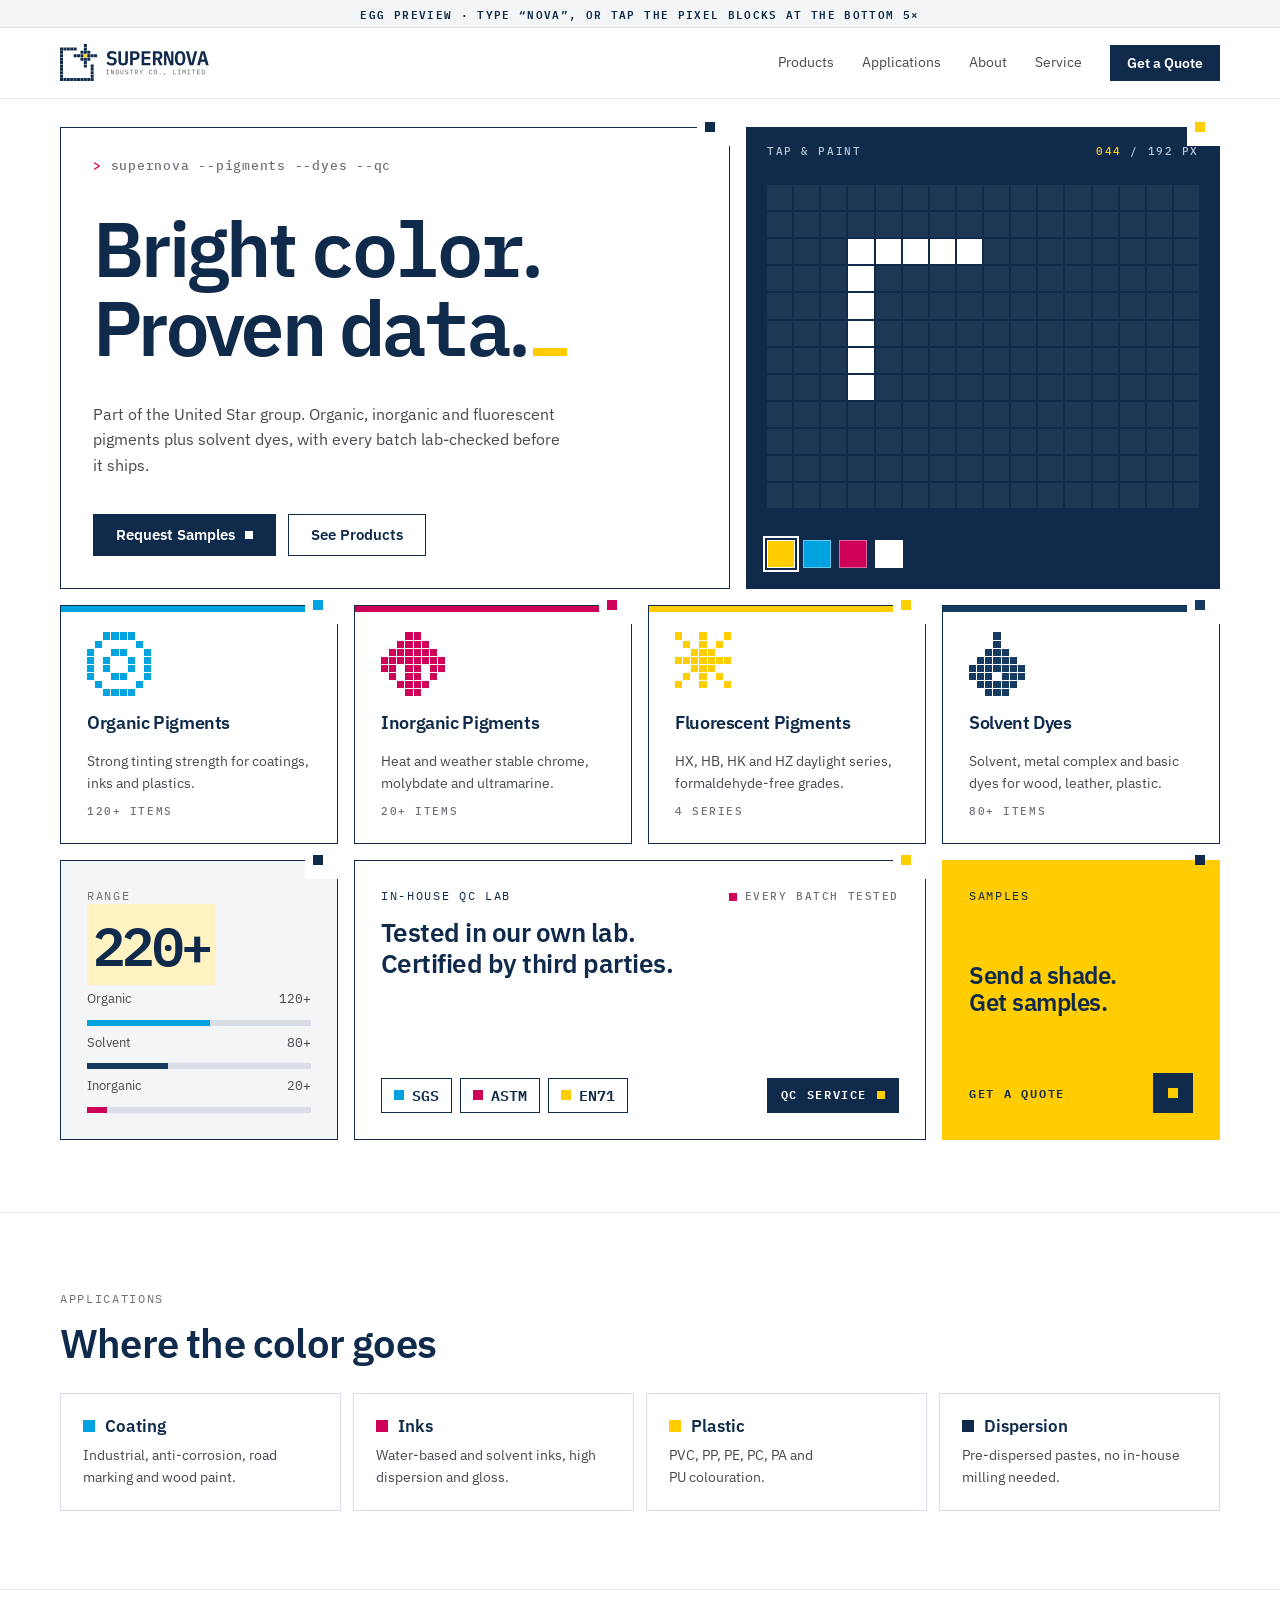
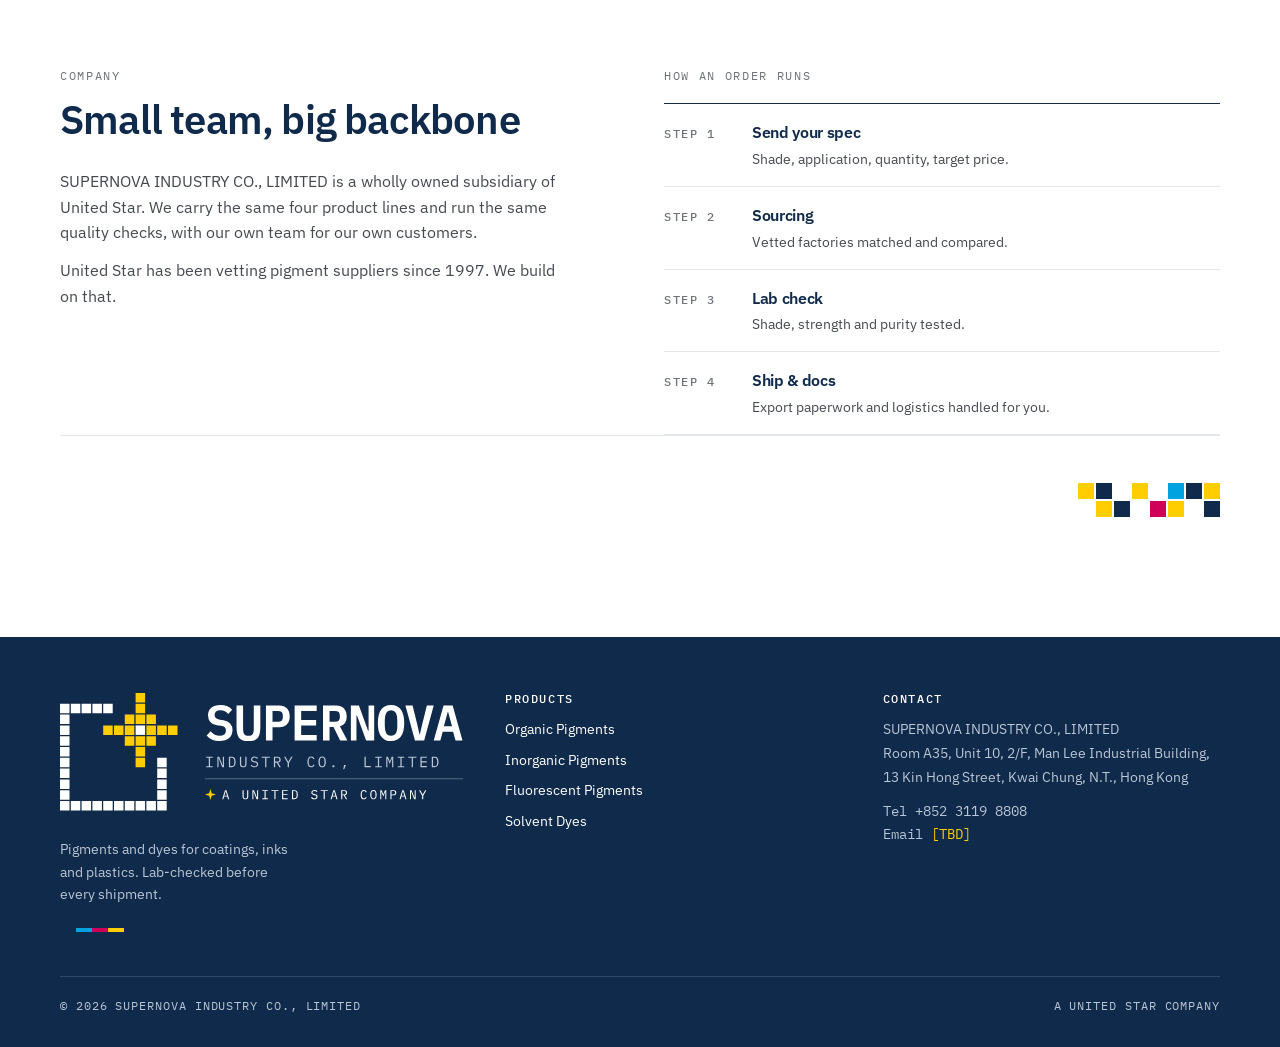
<file: website/easter-eggs/index.html>
<!doctype html>
<html lang="en">
<head>
<meta charset="utf-8">
<meta name="viewport" content="width=device-width,initial-scale=1,viewport-fit=cover">
<title>SUPERNOVA ΔE Egg</title>
<meta name="claude:viewport-fit-sides" content="cover">
<link rel="preconnect" href="https://fonts.googleapis.com"><link rel="preconnect" href="https://fonts.gstatic.com" crossorigin>
<link rel="stylesheet" href="https://fonts.googleapis.com/css2?family=IBM+Plex+Mono:wght@400;500;600&family=IBM+Plex+Sans:wght@400;500;600&family=Noto+Sans+SC:wght@400;500;600&display=swap">
<style>
/* SUPERNOVA VI v1.0 tokens — single brand theme (white page, navy bands) */
:root{
  --navy:#0F2A4A; --yellow:#FFCD00; --cyan:#00A3E0; --magenta:#CE0058; --solvent:#173A63;
  --white:#FFFFFF; --mist:#F4F5F6; --line:#D9DEE6; --grey:#6E7379; --graphite:#454A50; --ink:#161815;
  --steel:#355F8F; --hl:#FFF3C4; --on-navy:#B9C6D6;
  --hair:rgba(23,58,99,.12);
  --mono:'IBM Plex Mono','Noto Sans SC',ui-monospace,monospace;
  --sans:'IBM Plex Sans','Noto Sans SC',system-ui,sans-serif;
  color-scheme:light;
}
*,*::before,*::after{box-sizing:border-box}
html{scroll-behavior:smooth}
body{margin:0;background:var(--white);color:var(--ink);font-family:var(--sans);font-size:16px;line-height:1.6;-webkit-font-smoothing:antialiased;overflow-x:hidden}
body::before{content:"";position:fixed;inset:0 0 auto;height:env(safe-area-inset-top,0px);z-index:60;background:var(--topband,var(--white))}
a{color:var(--navy)}
img,svg{max-width:100%}
.wrap{max-width:1200px;margin:0 auto;padding-left:max(20px,env(safe-area-inset-left,0px));padding-right:max(20px,env(safe-area-inset-right,0px))}
.label{font-family:var(--mono);font-size:.74rem;letter-spacing:.14em;text-transform:uppercase;color:var(--grey)}
h1,h2,h3{letter-spacing:-.02em;font-weight:600;color:var(--navy);text-wrap:balance;margin:0}
p{margin:0;text-wrap:pretty}
.data{font-family:var(--mono);font-variant-numeric:tabular-nums}
.btn{white-space:nowrap;display:inline-flex;align-items:center;gap:10px;padding:13px 22px;font:600 .92rem/1 var(--sans);text-decoration:none;border:1.5px solid var(--navy);border-radius:0;cursor:pointer;transition:background .15s,color .15s,border-color .15s,transform .15s}
.btn-solid{background:var(--navy);color:var(--white)}
.btn-solid:hover{background:var(--magenta);border-color:var(--magenta);color:var(--white)}
.btn-line{background:transparent;color:var(--navy)}
.btn-line:hover{background:var(--navy);color:var(--white)}
.btn-yellow{background:var(--yellow);border-color:var(--yellow);color:var(--navy)}
.btn-yellow:hover{background:var(--white);border-color:var(--white);color:var(--navy)}
.btn .px{width:8px;height:8px;background:currentColor;display:inline-block;transition:transform .2s}
.btn:hover .px{transform:translateX(4px)}
:focus-visible{outline:3px solid var(--yellow);outline-offset:2px}
.cmyk{display:inline-grid;grid-template-columns:repeat(4,1fr);gap:0;width:64px;height:4px}
.cmyk i:nth-child(1){background:var(--navy)}.cmyk i:nth-child(2){background:var(--cyan)}.cmyk i:nth-child(3){background:var(--magenta)}.cmyk i:nth-child(4){background:var(--yellow)}
/* pixel blocks 8x2 (VI §5) */
.pxblocks{display:grid;grid-template-columns:repeat(8,var(--pb,10px));grid-auto-rows:var(--pb,10px);gap:2px}
.pxblocks i{display:block}
.pxblocks .y{background:var(--yellow)}.pxblocks .n{background:var(--navy)}.pxblocks .c{background:var(--cyan)}.pxblocks .m{background:var(--magenta)}.pxblocks .s{background:var(--steel)}.pxblocks .w{background:var(--white)}
/* header */
.site-header{position:sticky;top:env(safe-area-inset-top,0px);z-index:50;background:var(--hdr-bg,var(--white));border-bottom:1px solid var(--hdr-line,var(--hair))}
.hdr{display:flex;align-items:center;justify-content:space-between;gap:24px;padding-block:16px}
.hdr .logo{display:block;width:150px;line-height:0}
.hdr .logo svg{width:100%;height:auto;display:block}
.nav{display:flex;align-items:center;gap:28px}
.nav a{font-size:.9rem;text-decoration:none;color:var(--nav-fg,var(--graphite));padding:4px 0;border-bottom:2px solid transparent;transition:color .15s,border-color .15s}
.nav a:hover{color:var(--nav-hover,var(--navy));border-color:var(--yellow)}
.nav .btn{padding:10px 16px;border-bottom-width:1.5px}
.nav .btn-solid{color:var(--white)}.nav .btn-solid:hover{color:var(--white);border-color:var(--magenta)}
.nav .btn-yellow{color:var(--navy)}.nav .btn-yellow:hover{color:var(--navy);border-color:var(--white)}
.menu-btn{display:none;width:44px;height:44px;border:1.5px solid var(--nav-btn,var(--navy));background:transparent;cursor:pointer;padding:0;place-items:center}
.menu-btn span{display:grid;grid-template-columns:repeat(3,5px);gap:3px}
.menu-btn span i{width:5px;height:5px;background:var(--nav-btn,var(--navy));transition:transform .2s,opacity .2s}
.menu-btn[aria-expanded="true"] span i:nth-child(2n){opacity:0}
@media (max-width:880px){
  .menu-btn{display:grid}
  .nav{position:absolute;left:0;right:0;top:100%;flex-direction:column;align-items:stretch;gap:0;background:var(--hdr-bg,var(--white));border-bottom:1.5px solid var(--navy);padding:8px max(20px,env(safe-area-inset-right,0px)) 20px max(20px,env(safe-area-inset-left,0px));display:none}
  .nav.open{display:flex;animation:drop .25s steps(5)}
  .nav a{padding:14px 0;border-bottom:1px solid var(--hdr-line,var(--hair));font-size:1rem}
  .nav .btn{margin-top:14px;justify-content:center;padding:14px}
  .hdr .logo{width:132px}
}
@keyframes drop{from{clip-path:inset(0 0 100% 0)}to{clip-path:inset(0 0 0 0)}}
/* footer */
.site-footer{background:var(--navy);color:var(--on-navy);padding-block:56px 32px;font-size:.88rem}
.ft{display:grid;grid-template-columns:1.2fr 1fr 1fr;gap:40px}
.ft .logo{width:220px;line-height:0}
.ft .logo svg{width:100%;height:auto}
.ft h4{font:500 .72rem/1 var(--mono);letter-spacing:.14em;text-transform:uppercase;color:var(--white);margin:0 0 14px}
.ft a{color:var(--white);text-decoration:none}
.ft a:hover{color:var(--yellow)}
.ft ul{list-style:none;margin:0;padding:0;display:grid;gap:8px}
.ft address{font-style:normal;line-height:1.7}
.ft .tbd{font-family:var(--mono);color:var(--yellow)}
.ft-base{display:flex;justify-content:space-between;align-items:center;gap:16px;flex-wrap:wrap;margin-top:44px;padding-top:20px;border-top:1px solid rgba(255,255,255,.14);font-family:var(--mono);font-size:.72rem;letter-spacing:.08em}
@media (max-width:760px){.ft{grid-template-columns:1fr;gap:32px}.ft ul{gap:0}.ft ul a{display:flex;align-items:center;min-height:44px;border-bottom:1px solid rgba(255,255,255,.08)}}
.draft-note{font-family:var(--mono);font-size:.7rem;letter-spacing:.08em;color:var(--navy);background:var(--hl);padding:6px 10px;display:inline-block}
@media (prefers-reduced-motion:reduce){*,*::before,*::after{animation-duration:.001ms!important;animation-iteration-count:1!important;transition-duration:.001ms!important;scroll-behavior:auto!important}}

/* Direction C · Pixel Bento — modular tiles, each framed like the logo (open top-right corner), playful interactions */
.ver{background:var(--mist);color:var(--navy);font:600 .7rem/1 var(--mono);letter-spacing:.12em;text-align:center;padding:8px 16px;border-bottom:1px solid var(--line)}
.bento{display:grid;grid-template-columns:repeat(12,1fr);gap:16px;padding-block:28px 72px}
.tile{position:relative;border:1.5px solid var(--navy);background:var(--white);padding:26px;min-width:0;display:flex;flex-direction:column;gap:12px;text-decoration:none;color:inherit}
.tile::after{content:"";position:absolute;top:-2px;right:-2px;width:34px;height:20px;background:var(--white)}
.tile::before{content:"";position:absolute;top:-6px;right:14px;width:10px;height:10px;background:var(--pop,var(--navy));z-index:1;transition:transform .25s cubic-bezier(.2,1.8,.4,1)}
.tile:hover::before{transform:translate(8px,-8px)}
.t-head{grid-column:span 7;grid-row:span 2;justify-content:space-between;padding:32px}
.t-pad{grid-column:span 5;grid-row:span 2;background:var(--navy);color:var(--white);padding:0;--pop:var(--yellow)}
.t-prod{grid-column:span 3}
.t-stat{grid-column:span 3;background:var(--mist)}
.t-qc{grid-column:span 6;--pop:var(--yellow)}
.t-cta{grid-column:span 3;background:var(--yellow);border-color:var(--yellow);justify-content:space-between}
.t-cta::after{display:none}
.t-cta::before{background:var(--navy)}
.head-mark{display:none}
.head-mark svg{display:block;width:100%;height:auto}
.prompt{font:500 .8rem/1 var(--mono);color:var(--grey);letter-spacing:.06em}
.prompt b{color:var(--magenta);font-weight:500}
.t-head h1{font-size:clamp(2.6rem,6vw,4.8rem);line-height:1.02;letter-spacing:-.035em}
.t-head h1 .m{font-family:var(--mono);font-weight:600;letter-spacing:-.05em}
.t-head h1 .caret{display:inline-block;width:.45em;height:.1em;background:var(--yellow);margin-left:.06em;animation:blink 1s steps(1) infinite}
@keyframes blink{50%{opacity:0}}
.t-head .lede{color:var(--graphite);max-width:48ch}
.t-head .cta{display:flex;gap:12px;flex-wrap:wrap}
.pad-top{display:flex;justify-content:space-between;gap:12px;padding:18px 20px 0;font:500 .7rem/1 var(--mono);letter-spacing:.14em;color:var(--on-navy)}
.pad-top b{color:var(--yellow);font-weight:500}
.pad{flex:1;display:grid;grid-template-columns:repeat(16,1fr);grid-auto-rows:auto;align-content:center;gap:2px;padding:16px 20px 20px;touch-action:none;cursor:crosshair}
.pad i{aspect-ratio:1;background:rgba(255,255,255,.06);transition:background 1.2s ease}
.pad i.on{transition:background .05s}
.pad-tools{display:flex;gap:8px;padding:0 20px 20px}
.pad-tools button{width:28px;height:28px;border:1.5px solid rgba(255,255,255,.4);background:var(--c);cursor:pointer;padding:0}
.pad-tools button[aria-pressed="true"]{border-color:var(--white);outline:2px solid var(--white);outline-offset:2px}
.t-prod .g{width:64px;height:64px;display:grid;grid-template-columns:repeat(8,1fr);gap:1px}
.t-prod .g i.f{background:var(--c)}
.t-prod:hover .g i.f{animation:pop .35s steps(2) both;animation-delay:calc(var(--k)*12ms)}
@keyframes pop{50%{transform:scale(.4)}}
.t-prod .code{font:500 .7rem/1 var(--mono);letter-spacing:.14em;color:var(--grey);margin-top:auto}
.t-prod h3{font-size:1.15rem}
.t-prod p{font-size:.86rem;color:var(--graphite)}
.t-prod .bar{height:6px;background:var(--c);margin:-26px -26px 8px;width:calc(100% + 52px);transform-origin:left;transition:transform .35s}
.t-prod:hover .bar{transform:scaleX(.35)}
.t-stat .big{font:600 clamp(2.4rem,4.4vw,3.4rem)/1 var(--mono);color:var(--navy);letter-spacing:-.05em}
.t-stat .big span{background:var(--hl);padding:0 6px}
.t-stat .rows{display:grid;gap:6px;margin-top:4px}
.t-stat .row{display:grid;grid-template-columns:1fr auto;gap:10px;font-size:.84rem;color:var(--graphite);align-items:center}
.t-stat .row .b{height:6px;background:var(--line);position:relative;grid-column:1/-1}
.t-stat .row .b i{position:absolute;inset:0 auto 0 0;width:var(--w);background:var(--c);animation:grow 1.2s steps(12) both}
@keyframes grow{from{width:0}}
.qc-top{display:flex;justify-content:space-between;align-items:center;gap:12px;flex-wrap:wrap}
.qc-top .label{color:var(--navy)}
.qc-top .live{font:500 .7rem/1 var(--mono);letter-spacing:.14em;color:var(--grey);display:flex;align-items:center;gap:8px}
.qc-top .live::before{content:"";width:8px;height:8px;background:var(--magenta);animation:blink 1s steps(1) infinite}
.qc h3{font-size:clamp(1.3rem,2.2vw,1.6rem);line-height:1.2}
.certs{display:flex;gap:8px;flex-wrap:wrap;margin-top:auto}
.cert{display:flex;align-items:center;gap:8px;padding:9px 12px;border:1.5px solid var(--navy)}
.cert b{font:600 .95rem/1 var(--mono);color:var(--navy)}
.cert::before{content:"";width:10px;height:10px;background:var(--c);animation:chk 3.6s steps(1) infinite;animation-delay:calc(var(--k)*.4s)}
@keyframes chk{0%,8%{transform:scale(.4)}9%,100%{transform:none}}
.svc{margin-left:auto;display:flex;align-items:center;gap:10px;padding:9px 14px;background:var(--navy);color:var(--white);font:600 .72rem/1.2 var(--mono);letter-spacing:.14em;text-transform:uppercase;text-decoration:none}
.svc i{width:8px;height:8px;background:var(--yellow);transition:transform .2s}
.svc:hover i{transform:translateX(4px)}
.t-cta h3{font-size:1.5rem;line-height:1.15}
.t-cta .go{display:flex;align-items:center;justify-content:space-between;font:600 .78rem/1 var(--mono);letter-spacing:.14em;color:var(--navy)}
.t-cta .go i{width:40px;height:40px;background:var(--navy);display:grid;place-items:center;transition:transform .2s}
.t-cta .go i::before{content:"";width:10px;height:10px;background:var(--yellow)}
.t-cta:hover .go i{transform:translateX(6px)}
/* below the fold */
.sec{padding-block:72px;border-top:1px solid var(--hair)}
.sec h2{font-size:clamp(1.8rem,3.4vw,2.5rem);line-height:1.1;margin:10px 0 28px}
.chips{display:flex;gap:12px;overflow-x:auto;scroll-snap-type:x mandatory;padding-bottom:6px}
.chip{flex:1 0 220px;scroll-snap-align:start;border:1px solid var(--line);padding:22px;display:grid;gap:8px;background:var(--white);transition:border-color .2s,background .2s}
.chip:hover{border-color:var(--navy);background:var(--mist)}
.chip .lab{display:flex;align-items:center;gap:10px;font:600 1.05rem/1.2 var(--sans);color:var(--navy)}
.chip .lab::before{content:"";width:12px;height:12px;background:var(--c)}
.chip p{font-size:.86rem;color:var(--graphite)}
.split{display:grid;grid-template-columns:1fr 1fr;gap:48px;align-items:start}
.split>*{min-width:0}
.split p{color:var(--graphite);margin-bottom:12px;max-width:52ch}
.steps{display:grid;gap:0;border-top:1.5px solid var(--navy)}
.steps div{display:grid;grid-template-columns:72px 1fr;gap:16px;padding-block:16px;border-bottom:1px solid var(--hair);align-items:baseline}
.steps .n{font:500 .72rem/1 var(--mono);letter-spacing:.14em;color:var(--grey)}
.steps h3{font-size:1rem}.steps p{font-size:.86rem;color:var(--graphite);margin:2px 0 0}
.endorse{position:relative;display:flex;align-items:center;justify-content:flex-end;padding-block:48px}
.endorse::before{content:"";position:absolute;top:0;height:1px;background:var(--hair);left:max(20px,env(safe-area-inset-left,0px));right:max(20px,env(safe-area-inset-right,0px))}
.endorse .logo-std{width:280px;line-height:0}
.boom{--pb:16px;position:relative;cursor:pointer;padding:24px;margin:-24px -24px -24px 0;touch-action:manipulation}
.boom i{transition:transform .55s cubic-bezier(.15,.9,.3,1)}
.boom.out i{transition:transform .32s cubic-bezier(.2,1.4,.4,1)}
.boom .spark{position:absolute;width:6px;height:6px;pointer-events:none;transition:transform .7s cubic-bezier(.1,.8,.3,1),opacity .7s steps(4)}
@media (max-width:1020px){
  .t-head,.t-pad{grid-column:span 12;grid-row:auto}
  .pad{width:100%;max-width:520px;margin-inline:auto}
  .t-prod{grid-column:span 6}
  .t-qc{grid-column:span 12}
  .t-stat,.t-cta{grid-column:span 6}
}
@media (max-width:600px){
  .bento{gap:12px;padding-block:16px 48px}
  .tile{padding:22px}
  .t-head{padding:24px}
  .t-prod{grid-column:span 6;padding:18px}
  .t-prod .bar{margin:-18px -18px 6px;width:calc(100% + 36px)}
  .t-prod p{font-size:.8rem;line-height:1.45;display:-webkit-box;-webkit-line-clamp:3;-webkit-box-orient:vertical;overflow:hidden}
  .t-pad{order:2}
  .t-stat,.t-qc,.t-cta{order:3}
  .chips{display:grid;grid-template-columns:1fr 1fr;overflow:visible;gap:10px}
  .chip{padding:16px;align-content:start}
  .chip .lab{font-size:.95rem}
  .chip p{font-size:.8rem}
  .t-prod .g{width:48px;height:48px}
  .t-stat,.t-cta{grid-column:span 12}
  .svc{margin-left:0}
  .split{grid-template-columns:1fr;gap:28px}
  .sec{padding-block:52px}
  .t-head .cta .btn{flex:1;justify-content:center}
}
/* touch devices (phones, tablets): no paint pad; headline tile takes the full row */
@media (hover:none) and (pointer:coarse){
  .t-pad{display:none}
  .t-head{grid-column:span 12;grid-row:auto}
}
/* touch tablets: the official icon (fixed 1:1 viewBox, never stretched) fills the space the pad leaves */
@media (hover:none) and (pointer:coarse) and (min-width:760px){
  .t-head>*:not(.head-mark){max-width:60%}
  .head-mark{display:block;position:absolute;right:clamp(32px,5vw,72px);top:50%;transform:translateY(-50%);width:min(28%,280px)}
}
</style>
<div class="ver">EGG PREVIEW · TYPE “NOVA”, OR TAP THE PIXEL BLOCKS AT THE BOTTOM 5×</div>
<header class="site-header" id="top">
  <div class="wrap hdr">
    <a class="logo" href="#top" aria-label="SUPERNOVA home"><svg xmlns="http://www.w3.org/2000/svg" viewBox="0 -2 264 66"><path d="M0 4h5.28v5.28h-5.28zM6 4h5.28v5.28h-5.28zM12 4h5.28v5.28h-5.28zM18 4h5.28v5.28h-5.28zM24 4h5.28v5.28h-5.28zM0 58h5.28v5.28h-5.28zM6 58h5.28v5.28h-5.28zM12 58h5.28v5.28h-5.28zM18 58h5.28v5.28h-5.28zM24 58h5.28v5.28h-5.28zM30 58h5.28v5.28h-5.28zM36 58h5.28v5.28h-5.28zM42 58h5.28v5.28h-5.28zM48 58h5.28v5.28h-5.28zM54 58h5.28v5.28h-5.28zM0 10h5.28v5.28h-5.28zM0 16h5.28v5.28h-5.28zM0 22h5.28v5.28h-5.28zM0 28h5.28v5.28h-5.28zM0 34h5.28v5.28h-5.28zM0 40h5.28v5.28h-5.28zM0 46h5.28v5.28h-5.28zM0 52h5.28v5.28h-5.28zM54 34h5.28v5.28h-5.28zM54 40h5.28v5.28h-5.28zM54 46h5.28v5.28h-5.28zM54 52h5.28v5.28h-5.28z" fill="#0F2A4A"></path><path d="M42 -2h5.28v5.28h-5.28zM42 4h5.28v5.28h-5.28zM36 10h5.28v5.28h-5.28zM42 10h5.28v5.28h-5.28zM48 10h5.28v5.28h-5.28zM24 16h5.28v5.28h-5.28zM30 16h5.28v5.28h-5.28zM36 16h5.28v5.28h-5.28zM48 16h5.28v5.28h-5.28zM54 16h5.28v5.28h-5.28zM60 16h5.28v5.28h-5.28zM36 22h5.28v5.28h-5.28zM42 22h5.28v5.28h-5.28zM48 22h5.28v5.28h-5.28zM42 28h5.28v5.28h-5.28zM42 34h5.28v5.28h-5.28z" fill="#0F2A4A"></path><path d="M42 16h5.28v5.28h-5.28z" fill="#FFCD00"></path><path d="M90.778 35.822L90.778 35.822Q87.610 35.822 85.375 34.731Q83.140 33.640 81.732 31.845L81.732 31.845L84.513 28.958Q85.886 30.542 87.487 31.299Q89.089 32.056 90.919 32.056L90.919 32.056Q93.031 32.056 94.158 31.106Q95.284 30.155 95.284 28.360L95.284 28.360Q95.284 26.882 94.439 26.125Q93.594 25.368 91.588 25.051L91.588 25.051L88.983 24.629Q85.569 24.030 84.126 22.147Q82.682 20.264 82.682 17.694L82.682 17.694Q82.682 14.174 84.970 12.291Q87.258 10.408 91.306 10.408L91.306 10.408Q94.193 10.408 96.287 11.323Q98.382 12.238 99.649 13.822L99.649 13.822L96.938 16.709Q95.953 15.547 94.580 14.861Q93.207 14.174 91.342 14.174L91.342 14.174Q87.329 14.174 87.329 17.483L87.329 17.483Q87.329 18.891 88.174 19.630Q89.018 20.370 91.060 20.722L91.060 20.722L93.630 21.179Q96.833 21.778 98.382 23.538Q99.930 25.298 99.930 28.043L99.930 28.043Q99.930 29.768 99.332 31.194Q98.734 32.619 97.572 33.658Q96.410 34.696 94.703 35.259Q92.996 35.822 90.778 35.822ZM102.746 10.830L107.358 10.830L107.358 26.142Q107.358 27.515 107.446 28.606Q107.534 29.698 107.903 30.454Q108.273 31.211 109.030 31.634Q109.786 32.056 111.124 32.056L111.124 32.056Q112.462 32.056 113.218 31.634Q113.975 31.211 114.345 30.454Q114.714 29.698 114.802 28.606Q114.890 27.515 114.890 26.142L114.890 26.142L114.890 10.830L119.502 10.830L119.502 25.438Q119.502 28.043 119.185 29.979Q118.868 31.915 117.953 33.218Q117.038 34.520 115.401 35.171Q113.764 35.822 111.124 35.822L111.124 35.822Q108.484 35.822 106.847 35.171Q105.210 34.520 104.295 33.218Q103.380 31.915 103.063 29.979Q102.746 28.043 102.746 25.438L102.746 25.438L102.746 10.830ZM128.055 35.400L123.444 35.400L123.444 10.830L132.772 10.830Q136.362 10.830 138.263 12.872Q140.164 14.914 140.164 18.434L140.164 18.434Q140.164 21.954 138.263 23.995Q136.362 26.037 132.772 26.037L132.772 26.037L128.055 26.037L128.055 35.400ZM128.055 14.597L128.055 22.270L131.822 22.270Q133.687 22.270 134.497 21.514Q135.306 20.757 135.306 19.102L135.306 19.102L135.306 17.765Q135.306 16.110 134.497 15.354Q133.687 14.597 131.822 14.597L131.822 14.597L128.055 14.597ZM159.137 35.400L143.614 35.400L143.614 10.830L159.137 10.830L159.137 14.632L148.225 14.632L148.225 21.038L158.750 21.038L158.750 24.840L148.225 24.840L148.225 31.598L159.137 31.598L159.137 35.400ZM168.183 25.861L168.183 35.400L163.572 35.400L163.572 10.830L172.900 10.830Q176.490 10.830 178.391 12.872Q180.292 14.914 180.292 18.434L180.292 18.434Q180.292 21.144 179.042 22.992Q177.793 24.840 175.470 25.333L175.470 25.333L180.714 35.400L175.646 35.400L170.964 25.861L168.183 25.861ZM168.183 22.270L171.950 22.270Q173.815 22.270 174.625 21.514Q175.434 20.757 175.434 19.102L175.434 19.102L175.434 17.765Q175.434 16.110 174.625 15.354Q173.815 14.597 171.950 14.597L171.950 14.597L168.183 14.597L168.183 22.270ZM193.914 35.400L187.473 17.765L187.121 17.765L187.121 35.400L183.178 35.400L183.178 10.830L188.846 10.830L195.287 28.466L195.639 28.466L195.639 10.830L199.582 10.830L199.582 35.400L193.914 35.400ZM211.444 35.822L211.444 35.822Q209.050 35.822 207.290 34.960Q205.530 34.098 204.386 32.478Q203.242 30.859 202.697 28.501Q202.151 26.142 202.151 23.115L202.151 23.115Q202.151 20.123 202.697 17.747Q203.242 15.371 204.386 13.752Q205.530 12.133 207.290 11.270Q209.050 10.408 211.444 10.408L211.444 10.408Q216.231 10.408 218.484 13.752Q220.737 17.096 220.737 23.115L220.737 23.115Q220.737 29.134 218.484 32.478Q216.231 35.822 211.444 35.822ZM211.444 32.056L211.444 32.056Q212.676 32.056 213.521 31.581Q214.366 31.106 214.876 30.226Q215.386 29.346 215.615 28.061Q215.844 26.776 215.844 25.192L215.844 25.192L215.844 21.003Q215.844 17.835 214.876 16.005Q213.908 14.174 211.444 14.174L211.444 14.174Q208.980 14.174 208.012 16.005Q207.044 17.835 207.044 21.003L207.044 21.003L207.044 25.227Q207.044 28.395 208.012 30.226Q208.980 32.056 211.444 32.056ZM234.746 35.400L228.270 35.400L221.546 10.830L226.615 10.830L229.678 23.256L231.473 31L231.719 31L233.550 23.256L236.647 10.830L241.470 10.830L234.746 35.400ZM261.710 35.400L256.817 35.400L255.092 29.170L247.806 29.170L246.116 35.400L241.470 35.400L248.369 10.830L254.775 10.830L261.710 35.400ZM254.318 25.403L251.607 15.371L251.326 15.371L248.615 25.403L254.318 25.403Z" fill="#0F2A4A"></path><path d="M86.279 51.200L81.441 51.200L81.441 50.450L83.390 50.450L83.390 44.133L81.441 44.133L81.441 43.382L86.279 43.382L86.279 44.133L84.330 44.133L84.330 50.450L86.279 50.450L86.279 51.200ZM93.391 51.200L90.726 44.614L90.647 44.614L90.647 51.200L89.796 51.200L89.796 43.382L91.129 43.382L93.794 49.968L93.873 49.968L93.873 43.382L94.724 43.382L94.724 51.200L93.391 51.200ZM98.364 51.200L98.364 43.382L100.548 43.382Q101.982 43.382 102.687 44.368Q103.393 45.354 103.393 47.291L103.393 47.291Q103.393 49.229 102.687 50.214Q101.982 51.200 100.548 51.200L100.548 51.200L98.364 51.200ZM99.305 50.382L100.503 50.382Q101.444 50.382 101.920 49.733Q102.396 49.083 102.396 47.896L102.396 47.896L102.396 46.686Q102.396 45.499 101.920 44.850Q101.444 44.200 100.503 44.200L100.503 44.200L99.305 44.200L99.305 50.382ZM106.596 43.382L107.537 43.382L107.537 48.075Q107.537 48.646 107.570 49.094Q107.604 49.542 107.750 49.862Q107.895 50.181 108.203 50.349Q108.511 50.517 109.060 50.517L109.060 50.517Q109.609 50.517 109.917 50.349Q110.225 50.181 110.370 49.862Q110.516 49.542 110.550 49.094Q110.583 48.646 110.583 48.075L110.583 48.075L110.583 43.382L111.524 43.382L111.524 47.851Q111.524 48.725 111.440 49.374Q111.356 50.024 111.093 50.461Q110.830 50.898 110.342 51.116Q109.855 51.334 109.060 51.334L109.060 51.334Q108.265 51.334 107.778 51.116Q107.290 50.898 107.027 50.461Q106.764 50.024 106.680 49.374Q106.596 48.725 106.596 47.851L106.596 47.851L106.596 43.382ZM117.438 51.334L117.438 51.334Q116.385 51.334 115.713 50.948Q115.041 50.562 114.604 49.957L114.604 49.957L115.287 49.397Q115.746 49.968 116.256 50.248Q116.766 50.528 117.471 50.528L117.471 50.528Q118.322 50.528 118.770 50.136Q119.218 49.744 119.218 49.038L119.218 49.038Q119.218 48.467 118.894 48.148Q118.569 47.829 117.762 47.694L117.762 47.694L116.889 47.549Q116.318 47.448 115.931 47.246Q115.545 47.045 115.310 46.759Q115.074 46.474 114.974 46.132Q114.873 45.790 114.873 45.421L114.873 45.421Q114.873 44.346 115.578 43.797Q116.284 43.248 117.482 43.248L117.482 43.248Q118.423 43.248 119.067 43.562Q119.711 43.875 120.103 44.446L120.103 44.446L119.442 45.018Q119.118 44.592 118.658 44.323Q118.199 44.054 117.471 44.054L117.471 44.054Q116.676 44.054 116.250 44.390Q115.825 44.726 115.825 45.398L115.825 45.398Q115.825 45.925 116.144 46.255Q116.463 46.586 117.292 46.731L117.292 46.731L118.132 46.877Q118.703 46.978 119.095 47.179Q119.487 47.381 119.728 47.661Q119.969 47.941 120.070 48.288Q120.170 48.635 120.170 49.016L120.170 49.016Q120.170 50.102 119.459 50.718Q118.748 51.334 117.438 51.334ZM128.940 44.200L126.330 44.200L126.330 51.200L125.390 51.200L125.390 44.200L122.780 44.200L122.780 43.382L128.940 43.382L128.940 44.200ZM132.849 47.862L132.849 51.200L131.908 51.200L131.908 43.382L134.753 43.382Q135.839 43.382 136.410 43.976Q136.982 44.570 136.982 45.634L136.982 45.634Q136.982 46.586 136.489 47.157Q135.996 47.728 135.055 47.818L135.055 47.818L137.049 51.200L135.996 51.200L134.092 47.862L132.849 47.862ZM132.849 47.067L134.730 47.067Q135.324 47.067 135.654 46.770Q135.985 46.474 135.985 45.925L135.985 45.925L135.985 45.342Q135.985 44.794 135.654 44.497Q135.324 44.200 134.730 44.200L134.730 44.200L132.849 44.200L132.849 47.067ZM143.130 51.200L142.190 51.200L142.190 48.131L139.490 43.382L140.566 43.382L141.686 45.421L142.638 47.202L142.682 47.202L143.657 45.421L144.777 43.382L145.830 43.382L143.130 48.131L143.130 51.200ZM159.718 51.334L159.718 51.334Q158.284 51.334 157.584 50.293Q156.884 49.251 156.884 47.291L156.884 47.291Q156.884 45.331 157.584 44.290Q158.284 43.248 159.718 43.248L159.718 43.248Q160.255 43.248 160.647 43.394Q161.039 43.539 161.319 43.786Q161.599 44.032 161.790 44.340Q161.980 44.648 162.126 44.962L162.126 44.962L161.319 45.331Q161.218 45.074 161.084 44.844Q160.950 44.614 160.765 44.441Q160.580 44.267 160.328 44.166Q160.076 44.066 159.718 44.066L159.718 44.066Q158.788 44.066 158.334 44.771Q157.881 45.477 157.881 46.653L157.881 46.653L157.881 47.930Q157.881 49.106 158.334 49.811Q158.788 50.517 159.718 50.517L159.718 50.517Q160.076 50.517 160.328 50.416Q160.580 50.315 160.765 50.142Q160.950 49.968 161.084 49.738Q161.218 49.509 161.319 49.251L161.319 49.251L162.126 49.621Q161.980 49.946 161.790 50.248Q161.599 50.550 161.319 50.797Q161.039 51.043 160.647 51.189Q160.255 51.334 159.718 51.334ZM167.860 51.334L167.860 51.334Q167.143 51.334 166.628 51.060Q166.113 50.786 165.777 50.270Q165.441 49.755 165.284 49.005Q165.127 48.254 165.127 47.291L165.127 47.291Q165.127 46.339 165.284 45.583Q165.441 44.827 165.777 44.312Q166.113 43.797 166.628 43.522Q167.143 43.248 167.860 43.248L167.860 43.248Q168.577 43.248 169.092 43.522Q169.607 43.797 169.943 44.312Q170.279 44.827 170.436 45.583Q170.593 46.339 170.593 47.291L170.593 47.291Q170.593 48.254 170.436 49.005Q170.279 49.755 169.943 50.270Q169.607 50.786 169.092 51.060Q168.577 51.334 167.860 51.334ZM167.860 50.517L167.860 50.517Q168.330 50.517 168.655 50.332Q168.980 50.147 169.193 49.811Q169.406 49.475 169.501 48.999Q169.596 48.523 169.596 47.930L169.596 47.930L169.596 46.653Q169.596 46.070 169.501 45.589Q169.406 45.107 169.193 44.771Q168.980 44.435 168.655 44.250Q168.330 44.066 167.860 44.066L167.860 44.066Q167.390 44.066 167.065 44.250Q166.740 44.435 166.527 44.771Q166.314 45.107 166.219 45.589Q166.124 46.070 166.124 46.653L166.124 46.653L166.124 47.930Q166.124 48.523 166.219 48.999Q166.314 49.475 166.527 49.811Q166.740 50.147 167.065 50.332Q167.390 50.517 167.860 50.517ZM176.260 51.301L176.260 51.301Q175.801 51.301 175.616 51.110Q175.431 50.920 175.431 50.629L175.431 50.629L175.431 50.427Q175.431 50.136 175.616 49.946Q175.801 49.755 176.260 49.755L176.260 49.755Q176.719 49.755 176.904 49.946Q177.089 50.136 177.089 50.427L177.089 50.427L177.089 50.629Q177.089 50.920 176.904 51.110Q176.719 51.301 176.260 51.301ZM183.585 52.779L184.178 49.677L185.623 49.677L184.335 52.779L183.585 52.779ZM204.092 51.200L199.444 51.200L199.444 43.382L200.385 43.382L200.385 50.382L204.092 50.382L204.092 51.200ZM212.279 51.200L207.441 51.200L207.441 50.450L209.390 50.450L209.390 44.133L207.441 44.133L207.441 43.382L212.279 43.382L212.279 44.133L210.330 44.133L210.330 50.450L212.279 50.450L212.279 51.200ZM219.996 51.200L219.996 47.280L219.996 44.805L219.906 44.805L218.260 48.826L216.614 44.805L216.524 44.805L216.524 47.280L216.524 51.200L215.662 51.200L215.662 43.382L216.871 43.382L218.249 46.832L218.316 46.832L219.694 43.382L220.858 43.382L220.858 51.200L219.996 51.200ZM229.079 51.200L224.241 51.200L224.241 50.450L226.190 50.450L226.190 44.133L224.241 44.133L224.241 43.382L229.079 43.382L229.079 44.133L227.130 44.133L227.130 50.450L229.079 50.450L229.079 51.200ZM238.140 44.200L235.530 44.200L235.530 51.200L234.590 51.200L234.590 44.200L231.980 44.200L231.980 43.382L238.140 43.382L238.140 44.200ZM245.924 51.200L241.108 51.200L241.108 43.382L245.924 43.382L245.924 44.200L242.049 44.200L242.049 46.832L245.790 46.832L245.790 47.650L242.049 47.650L242.049 50.382L245.924 50.382L245.924 51.200ZM249.564 51.200L249.564 43.382L251.748 43.382Q253.182 43.382 253.887 44.368Q254.593 45.354 254.593 47.291L254.593 47.291Q254.593 49.229 253.887 50.214Q253.182 51.200 251.748 51.200L251.748 51.200L249.564 51.200ZM250.505 50.382L251.703 50.382Q252.644 50.382 253.120 49.733Q253.596 49.083 253.596 47.896L253.596 47.896L253.596 46.686Q253.596 45.499 253.120 44.850Q252.644 44.200 251.703 44.200L251.703 44.200L250.505 44.200L250.505 50.382Z" fill="#53565A"></path></svg></a>
    <button class="menu-btn" type="button" aria-label="Menu" aria-expanded="false" aria-controls="site-nav"><span><i></i><i></i><i></i><i></i><i></i><i></i><i></i><i></i><i></i></span></button>
    <nav class="nav" id="site-nav">
      <a href="#products">Products</a>
      <a href="#applications">Applications</a>
      <a href="#about">About</a>
      <a href="#service">Service</a>
      <a class="btn btn-solid" href="#contact">Get a Quote</a>
    </nav>
  </div>
</header>

<main>
<div class="wrap bento">
  <div class="tile t-head">
    <div class="head-mark" aria-hidden="true"><svg xmlns="http://www.w3.org/2000/svg" viewBox="0 -2 66 66"><path d="M0 4h5.28v5.28h-5.28zM6 4h5.28v5.28h-5.28zM12 4h5.28v5.28h-5.28zM18 4h5.28v5.28h-5.28zM24 4h5.28v5.28h-5.28zM0 58h5.28v5.28h-5.28zM6 58h5.28v5.28h-5.28zM12 58h5.28v5.28h-5.28zM18 58h5.28v5.28h-5.28zM24 58h5.28v5.28h-5.28zM30 58h5.28v5.28h-5.28zM36 58h5.28v5.28h-5.28zM42 58h5.28v5.28h-5.28zM48 58h5.28v5.28h-5.28zM54 58h5.28v5.28h-5.28zM0 10h5.28v5.28h-5.28zM0 16h5.28v5.28h-5.28zM0 22h5.28v5.28h-5.28zM0 28h5.28v5.28h-5.28zM0 34h5.28v5.28h-5.28zM0 40h5.28v5.28h-5.28zM0 46h5.28v5.28h-5.28zM0 52h5.28v5.28h-5.28zM54 34h5.28v5.28h-5.28zM54 40h5.28v5.28h-5.28zM54 46h5.28v5.28h-5.28zM54 52h5.28v5.28h-5.28z" fill="#0F2A4A"></path><path d="M42 -2h5.28v5.28h-5.28zM42 4h5.28v5.28h-5.28zM36 10h5.28v5.28h-5.28zM42 10h5.28v5.28h-5.28zM48 10h5.28v5.28h-5.28zM24 16h5.28v5.28h-5.28zM30 16h5.28v5.28h-5.28zM36 16h5.28v5.28h-5.28zM48 16h5.28v5.28h-5.28zM54 16h5.28v5.28h-5.28zM60 16h5.28v5.28h-5.28zM36 22h5.28v5.28h-5.28zM42 22h5.28v5.28h-5.28zM48 22h5.28v5.28h-5.28zM42 28h5.28v5.28h-5.28zM42 34h5.28v5.28h-5.28z" fill="#0F2A4A"></path><path d="M42 16h5.28v5.28h-5.28z" fill="#FFCD00"></path></svg></div>
    <span class="prompt"><b>&gt;</b> supernova --pigments --dyes --qc</span>
    <h1 id="hl">Bright <span class="m">color</span>.<br>Proven <span class="m">data</span>.<span class="caret" aria-hidden="true"></span></h1>
    <p class="lede">Part of the United Star group. Organic, inorganic and fluorescent pigments plus solvent dyes, with every batch lab-checked before it ships.</p>
    <div class="cta"><a class="btn btn-solid" href="#contact">Request Samples <span class="px"></span></a><a class="btn btn-line" href="#products">See Products</a></div>
  </div>
  <div class="tile t-pad">
    <div class="pad-top"><span>TAP &amp; PAINT</span><span><b id="pcount">000</b> / 192 PX</span></div>
    <div class="pad" id="pad" aria-label="Pixel paint pad" role="img"></div>
    <div class="pad-tools" role="group" aria-label="Paint color">
      <button type="button" style="--c:var(--yellow)" aria-label="Yellow" aria-pressed="true" data-c="#FFCD00"></button>
      <button type="button" style="--c:var(--cyan)" aria-label="Cyan" aria-pressed="false" data-c="#00A3E0"></button>
      <button type="button" style="--c:var(--magenta)" aria-label="Magenta" aria-pressed="false" data-c="#CE0058"></button>
      <button type="button" style="--c:var(--white)" aria-label="White" aria-pressed="false" data-c="#FFFFFF"></button>
    </div>
  </div>
  <a class="tile t-prod" id="products" href="#products" style="--c:var(--cyan);--pop:var(--cyan)"><span class="bar"></span><span class="g" data-g="organic"></span><h3>Organic Pigments</h3><p>Strong tinting strength for coatings, inks and plastics.</p><span class="code">120+ ITEMS</span></a>
  <a class="tile t-prod" href="#products" style="--c:var(--magenta);--pop:var(--magenta)"><span class="bar"></span><span class="g" data-g="inorganic"></span><h3>Inorganic Pigments</h3><p>Heat and weather stable chrome, molybdate and ultramarine.</p><span class="code">20+ ITEMS</span></a>
  <a class="tile t-prod" href="#products" style="--c:var(--yellow);--pop:var(--yellow)"><span class="bar"></span><span class="g" data-g="fluo"></span><h3>Fluorescent Pigments</h3><p>HX, HB, HK and HZ daylight series, formaldehyde-free grades.</p><span class="code">4 SERIES</span></a>
  <a class="tile t-prod" href="#products" style="--c:var(--solvent);--pop:var(--solvent)"><span class="bar"></span><span class="g" data-g="solvent"></span><h3>Solvent Dyes</h3><p>Solvent, metal complex and basic dyes for wood, leather, plastic.</p><span class="code">80+ ITEMS</span></a>
  <div class="tile t-stat">
    <span class="label">Range</span>
    <div class="big"><span>220+</span></div>
    <div class="rows">
      <div class="row"><span>Organic</span><span class="data">120+</span><span class="b"><i style="--w:55%;--c:var(--cyan)"></i></span></div>
      <div class="row"><span>Solvent</span><span class="data">80+</span><span class="b"><i style="--w:36%;--c:var(--solvent)"></i></span></div>
      <div class="row"><span>Inorganic</span><span class="data">20+</span><span class="b"><i style="--w:9%;--c:var(--magenta)"></i></span></div>
    </div>
  </div>
  <div class="tile t-qc qc" id="qc">
    <div class="qc-top"><span class="label">In-house QC lab</span><span class="live">EVERY BATCH TESTED</span></div>
    <h3>Tested in our own lab.<br>Certified by third parties.</h3>
    <div class="certs">
      <span class="cert" style="--c:var(--cyan);--k:0"><b>SGS</b></span>
      <span class="cert" style="--c:var(--magenta);--k:1"><b>ASTM</b></span>
      <span class="cert" style="--c:var(--yellow);--k:2"><b>EN71</b></span>
      <a class="svc" href="#contact">QC service <i></i></a>
    </div>
  </div>
  <a class="tile t-cta" href="#contact"><span class="label" style="color:var(--navy)">Samples</span><h3>Send a shade.<br>Get samples.</h3><span class="go">GET A QUOTE <i></i></span></a>
</div>
<section class="sec" id="applications">
  <div class="wrap">
    <span class="label">Applications</span><h2>Where the color goes</h2>
    <div class="chips">
      <div class="chip" style="--c:var(--cyan)"><span class="lab">Coating</span><p>Industrial, anti-corrosion, road marking and wood paint.</p></div>
      <div class="chip" style="--c:var(--magenta)"><span class="lab">Inks</span><p>Water-based and solvent inks, high dispersion and gloss.</p></div>
      <div class="chip" style="--c:var(--yellow)"><span class="lab">Plastic</span><p>PVC, PP, PE, PC, PA and PU colouration.</p></div>
      <div class="chip" style="--c:var(--navy)"><span class="lab">Dispersion</span><p>Pre-dispersed pastes, no in-house milling needed.</p></div>
    </div>
  </div>
</section>
<section class="sec" id="about">
  <div class="wrap split">
    <div>
      <span class="label">Company</span><h2>Small team, big backbone</h2>
      <p>SUPERNOVA INDUSTRY CO., LIMITED is a wholly owned subsidiary of United Star. We carry the same four product lines and run the same quality checks, with our own team for our own customers.</p>
      <p>United Star has been vetting pigment suppliers since 1997. We build on that.</p>
    </div>
    <div id="service">
      <span class="label">How an order runs</span>
      <div class="steps" style="margin-top:16px">
        <div><span class="n">STEP 1</span><span><h3>Send your spec</h3><p>Shade, application, quantity, target price.</p></span></div>
        <div><span class="n">STEP 2</span><span><h3>Sourcing</h3><p>Vetted factories matched and compared.</p></span></div>
        <div><span class="n">STEP 3</span><span><h3>Lab check</h3><p>Shade, strength and purity tested.</p></span></div>
        <div><span class="n">STEP 4</span><span><h3>Ship &amp; docs</h3><p>Export paperwork and logistics handled for you.</p></span></div>
      </div>
    </div>
  </div>
  <div class="wrap endorse">
    <span class="pxblocks boom" id="boom" aria-hidden="true"><i class="y"></i><i class="n"></i><i></i><i class="y"></i><i></i><i class="c"></i><i class="n"></i><i class="y"></i><i></i><i class="y"></i><i class="n"></i><i></i><i class="m"></i><i class="y"></i><i></i><i class="n"></i></span>
  </div>
</section>
</main>
<footer class="site-footer" id="contact">
  <div class="wrap">
    <div class="ft">
      <div>
        <a class="logo" href="#top" aria-label="SUPERNOVA, a United Star company"><svg xmlns="http://www.w3.org/2000/svg" viewBox="0 -2 225 66"><path d="M0 4h5.28v5.28h-5.28zM6 4h5.28v5.28h-5.28zM12 4h5.28v5.28h-5.28zM18 4h5.28v5.28h-5.28zM24 4h5.28v5.28h-5.28zM0 58h5.28v5.28h-5.28zM6 58h5.28v5.28h-5.28zM12 58h5.28v5.28h-5.28zM18 58h5.28v5.28h-5.28zM24 58h5.28v5.28h-5.28zM30 58h5.28v5.28h-5.28zM36 58h5.28v5.28h-5.28zM42 58h5.28v5.28h-5.28zM48 58h5.28v5.28h-5.28zM54 58h5.28v5.28h-5.28zM0 10h5.28v5.28h-5.28zM0 16h5.28v5.28h-5.28zM0 22h5.28v5.28h-5.28zM0 28h5.28v5.28h-5.28zM0 34h5.28v5.28h-5.28zM0 40h5.28v5.28h-5.28zM0 46h5.28v5.28h-5.28zM0 52h5.28v5.28h-5.28zM54 34h5.28v5.28h-5.28zM54 40h5.28v5.28h-5.28zM54 46h5.28v5.28h-5.28zM54 52h5.28v5.28h-5.28z" fill="#FFFFFF"></path><path d="M42 -2h5.28v5.28h-5.28zM42 4h5.28v5.28h-5.28zM36 10h5.28v5.28h-5.28zM42 10h5.28v5.28h-5.28zM48 10h5.28v5.28h-5.28zM24 16h5.28v5.28h-5.28zM30 16h5.28v5.28h-5.28zM36 16h5.28v5.28h-5.28zM48 16h5.28v5.28h-5.28zM54 16h5.28v5.28h-5.28zM60 16h5.28v5.28h-5.28zM36 22h5.28v5.28h-5.28zM42 22h5.28v5.28h-5.28zM48 22h5.28v5.28h-5.28zM42 28h5.28v5.28h-5.28zM42 34h5.28v5.28h-5.28z" fill="#FFCD00"></path><path d="M42 16h5.28v5.28h-5.28z" fill="#FFFFFF"></path><path d="M88.618 24.734L88.618 24.734Q86.116 24.734 84.350 23.872Q82.585 23.010 81.473 21.592L81.473 21.592L83.669 19.313Q84.753 20.564 86.018 21.161Q87.283 21.759 88.729 21.759L88.729 21.759Q90.397 21.759 91.286 21.008Q92.176 20.258 92.176 18.840L92.176 18.840Q92.176 17.672 91.509 17.075Q90.842 16.477 89.257 16.227L89.257 16.227L87.200 15.893Q84.503 15.421 83.363 13.933Q82.224 12.446 82.224 10.417L82.224 10.417Q82.224 7.637 84.031 6.149Q85.838 4.662 89.035 4.662L89.035 4.662Q91.314 4.662 92.968 5.385Q94.622 6.108 95.623 7.359L95.623 7.359L93.483 9.638Q92.704 8.721 91.620 8.179Q90.536 7.637 89.062 7.637L89.062 7.637Q85.893 7.637 85.893 10.250L85.893 10.250Q85.893 11.362 86.560 11.946Q87.228 12.529 88.840 12.807L88.840 12.807L90.869 13.169Q93.399 13.641 94.622 15.031Q95.846 16.421 95.846 18.590L95.846 18.590Q95.846 19.952 95.373 21.078Q94.900 22.204 93.983 23.024Q93.066 23.844 91.717 24.289Q90.369 24.734 88.618 24.734ZM98.070 4.996L101.711 4.996L101.711 17.089Q101.711 18.173 101.781 19.035Q101.850 19.896 102.142 20.494Q102.434 21.092 103.032 21.425Q103.630 21.759 104.686 21.759L104.686 21.759Q105.742 21.759 106.340 21.425Q106.938 21.092 107.230 20.494Q107.522 19.896 107.591 19.035Q107.661 18.173 107.661 17.089L107.661 17.089L107.661 4.996L111.302 4.996L111.302 16.533Q111.302 18.590 111.052 20.119Q110.802 21.648 110.079 22.676Q109.356 23.705 108.064 24.219Q106.771 24.734 104.686 24.734L104.686 24.734Q102.601 24.734 101.308 24.219Q100.016 23.705 99.293 22.676Q98.570 21.648 98.320 20.119Q98.070 18.590 98.070 16.533L98.070 16.533L98.070 4.996ZM118.058 24.400L114.416 24.400L114.416 4.996L121.783 4.996Q124.619 4.996 126.120 6.608Q127.621 8.220 127.621 11.000L127.621 11.000Q127.621 13.780 126.120 15.393Q124.619 17.005 121.783 17.005L121.783 17.005L118.058 17.005L118.058 24.400ZM118.058 7.970L118.058 14.031L121.032 14.031Q122.506 14.031 123.145 13.433Q123.785 12.835 123.785 11.529L123.785 11.529L123.785 10.472Q123.785 9.166 123.145 8.568Q122.506 7.970 121.032 7.970L121.032 7.970L118.058 7.970ZM142.605 24.400L130.345 24.400L130.345 4.996L142.605 4.996L142.605 7.998L133.987 7.998L133.987 13.058L142.299 13.058L142.299 16.060L133.987 16.060L133.987 21.398L142.605 21.398L142.605 24.400ZM149.750 16.866L149.750 24.400L146.108 24.400L146.108 4.996L153.475 4.996Q156.311 4.996 157.812 6.608Q159.313 8.220 159.313 11.000L159.313 11.000Q159.313 13.141 158.326 14.600Q157.339 16.060 155.504 16.449L155.504 16.449L159.647 24.400L155.643 24.400L151.946 16.866L149.750 16.866ZM149.750 14.031L152.724 14.031Q154.198 14.031 154.837 13.433Q155.477 12.835 155.477 11.529L155.477 11.529L155.477 10.472Q155.477 9.166 154.837 8.568Q154.198 7.970 152.724 7.970L152.724 7.970L149.750 7.970L149.750 14.031ZM170.072 24.400L164.984 10.472L164.706 10.472L164.706 24.400L161.593 24.400L161.593 4.996L166.068 4.996L171.156 18.923L171.434 18.923L171.434 4.996L174.547 4.996L174.547 24.400L170.072 24.400ZM183.916 24.734L183.916 24.734Q182.026 24.734 180.636 24.052Q179.246 23.371 178.342 22.093Q177.439 20.814 177.008 18.951Q176.577 17.089 176.577 14.698L176.577 14.698Q176.577 12.335 177.008 10.458Q177.439 8.582 178.342 7.303Q179.246 6.024 180.636 5.343Q182.026 4.662 183.916 4.662L183.916 4.662Q187.697 4.662 189.476 7.303Q191.255 9.944 191.255 14.698L191.255 14.698Q191.255 19.452 189.476 22.093Q187.697 24.734 183.916 24.734ZM183.916 21.759L183.916 21.759Q184.889 21.759 185.556 21.384Q186.223 21.008 186.627 20.313Q187.030 19.618 187.210 18.604Q187.391 17.589 187.391 16.338L187.391 16.338L187.391 13.030Q187.391 10.528 186.627 9.082Q185.862 7.637 183.916 7.637L183.916 7.637Q181.970 7.637 181.206 9.082Q180.441 10.528 180.441 13.030L180.441 13.030L180.441 16.366Q180.441 18.868 181.206 20.313Q181.970 21.759 183.916 21.759ZM202.320 24.400L197.204 24.400L191.895 4.996L195.898 4.996L198.316 14.809L199.734 20.925L199.929 20.925L201.374 14.809L203.821 4.996L207.629 4.996L202.320 24.400ZM223.614 24.400L219.750 24.400L218.388 19.479L212.633 19.479L211.299 24.400L207.629 24.400L213.078 4.996L218.138 4.996L223.614 24.400ZM217.776 16.505L215.636 8.582L215.413 8.582L213.273 16.505L217.776 16.505Z" fill="#FFFFFF"></path><path d="M84.809 39.200L81.201 39.200L81.201 38.641L82.654 38.641L82.654 33.931L81.201 33.931L81.201 33.372L84.809 33.372L84.809 33.931L83.356 33.931L83.356 38.641L84.809 38.641L84.809 39.200ZM90.111 39.200L88.124 34.290L88.065 34.290L88.065 39.200L87.431 39.200L87.431 33.372L88.424 33.372L90.411 38.282L90.470 38.282L90.470 33.372L91.105 33.372L91.105 39.200L90.111 39.200ZM93.818 39.200L93.818 33.372L95.447 33.372Q96.515 33.372 97.041 34.107Q97.567 34.841 97.567 36.286L97.567 36.286Q97.567 37.730 97.041 38.465Q96.515 39.200 95.447 39.200L95.447 39.200L93.818 39.200ZM94.520 38.590L95.413 38.590Q96.115 38.590 96.469 38.106Q96.824 37.622 96.824 36.737L96.824 36.737L96.824 35.835Q96.824 34.950 96.469 34.466Q96.115 33.981 95.413 33.981L95.413 33.981L94.520 33.981L94.520 38.590ZM99.956 33.372L100.657 33.372L100.657 36.870Q100.657 37.296 100.682 37.630Q100.707 37.964 100.816 38.202Q100.924 38.440 101.154 38.565Q101.383 38.691 101.793 38.691L101.793 38.691Q102.202 38.691 102.431 38.565Q102.661 38.440 102.769 38.202Q102.878 37.964 102.903 37.630Q102.928 37.296 102.928 36.870L102.928 36.870L102.928 33.372L103.630 33.372L103.630 36.703Q103.630 37.355 103.567 37.839Q103.504 38.323 103.308 38.649Q103.112 38.975 102.749 39.137Q102.385 39.300 101.793 39.300L101.793 39.300Q101.200 39.300 100.836 39.137Q100.473 38.975 100.277 38.649Q100.081 38.323 100.018 37.839Q99.956 37.355 99.956 36.703L99.956 36.703L99.956 33.372ZM108.038 39.300L108.038 39.300Q107.253 39.300 106.752 39.012Q106.251 38.724 105.926 38.273L105.926 38.273L106.435 37.856Q106.777 38.282 107.157 38.490Q107.537 38.699 108.063 38.699L108.063 38.699Q108.698 38.699 109.032 38.407Q109.366 38.114 109.366 37.588L109.366 37.588Q109.366 37.163 109.124 36.925Q108.882 36.687 108.280 36.586L108.280 36.586L107.629 36.478Q107.203 36.403 106.915 36.252Q106.627 36.102 106.452 35.889Q106.276 35.676 106.201 35.422Q106.126 35.167 106.126 34.891L106.126 34.891Q106.126 34.090 106.652 33.681Q107.178 33.272 108.072 33.272L108.072 33.272Q108.773 33.272 109.253 33.505Q109.733 33.739 110.026 34.165L110.026 34.165L109.533 34.591Q109.291 34.274 108.948 34.073Q108.606 33.873 108.063 33.873L108.063 33.873Q107.471 33.873 107.153 34.123Q106.836 34.374 106.836 34.875L106.836 34.875Q106.836 35.267 107.074 35.513Q107.312 35.760 107.930 35.868L107.930 35.868L108.556 35.977Q108.982 36.052 109.274 36.202Q109.566 36.353 109.746 36.561Q109.925 36.770 110.001 37.029Q110.076 37.288 110.076 37.572L110.076 37.572Q110.076 38.382 109.545 38.841Q109.015 39.300 108.038 39.300ZM116.614 33.981L114.668 33.981L114.668 39.200L113.967 39.200L113.967 33.981L112.021 33.981L112.021 33.372L116.614 33.372L116.614 33.981ZM119.528 36.712L119.528 39.200L118.827 39.200L118.827 33.372L120.947 33.372Q121.757 33.372 122.183 33.814Q122.609 34.257 122.609 35.050L122.609 35.050Q122.609 35.760 122.242 36.186Q121.874 36.612 121.173 36.678L121.173 36.678L122.659 39.200L121.874 39.200L120.455 36.712L119.528 36.712ZM119.528 36.119L120.931 36.119Q121.373 36.119 121.620 35.898Q121.866 35.676 121.866 35.267L121.866 35.267L121.866 34.833Q121.866 34.424 121.620 34.203Q121.373 33.981 120.931 33.981L120.931 33.981L119.528 33.981L119.528 36.119ZM127.193 39.200L126.492 39.200L126.492 36.912L124.479 33.372L125.281 33.372L126.116 34.891L126.826 36.219L126.859 36.219L127.586 34.891L128.421 33.372L129.206 33.372L127.193 36.912L127.193 39.200ZM139.560 39.300L139.560 39.300Q138.491 39.300 137.969 38.524Q137.447 37.747 137.447 36.286L137.447 36.286Q137.447 34.825 137.969 34.048Q138.491 33.272 139.560 33.272L139.560 33.272Q139.960 33.272 140.253 33.380Q140.545 33.489 140.754 33.672Q140.962 33.856 141.104 34.086Q141.246 34.315 141.355 34.549L141.355 34.549L140.754 34.825Q140.678 34.633 140.578 34.461Q140.478 34.290 140.340 34.161Q140.203 34.031 140.015 33.956Q139.827 33.881 139.560 33.881L139.560 33.881Q138.867 33.881 138.528 34.407Q138.190 34.933 138.190 35.810L138.190 35.810L138.190 36.762Q138.190 37.639 138.528 38.165Q138.867 38.691 139.560 38.691L139.560 38.691Q139.827 38.691 140.015 38.616Q140.203 38.540 140.340 38.411Q140.478 38.282 140.578 38.110Q140.678 37.939 140.754 37.747L140.754 37.747L141.355 38.023Q141.246 38.265 141.104 38.490Q140.962 38.716 140.754 38.899Q140.545 39.083 140.253 39.192Q139.960 39.300 139.560 39.300ZM145.630 39.300L145.630 39.300Q145.096 39.300 144.712 39.096Q144.327 38.891 144.077 38.507Q143.826 38.123 143.709 37.563Q143.593 37.004 143.593 36.286L143.593 36.286Q143.593 35.576 143.709 35.012Q143.826 34.449 144.077 34.065Q144.327 33.681 144.712 33.476Q145.096 33.272 145.630 33.272L145.630 33.272Q146.164 33.272 146.548 33.476Q146.933 33.681 147.183 34.065Q147.434 34.449 147.550 35.012Q147.667 35.576 147.667 36.286L147.667 36.286Q147.667 37.004 147.550 37.563Q147.434 38.123 147.183 38.507Q146.933 38.891 146.548 39.096Q146.164 39.300 145.630 39.300ZM145.630 38.691L145.630 38.691Q145.981 38.691 146.223 38.553Q146.465 38.415 146.624 38.165Q146.782 37.914 146.853 37.559Q146.924 37.204 146.924 36.762L146.924 36.762L146.924 35.810Q146.924 35.376 146.853 35.017Q146.782 34.658 146.624 34.407Q146.465 34.157 146.223 34.019Q145.981 33.881 145.630 33.881L145.630 33.881Q145.279 33.881 145.037 34.019Q144.795 34.157 144.636 34.407Q144.478 34.658 144.407 35.017Q144.336 35.376 144.336 35.810L144.336 35.810L144.336 36.762Q144.336 37.204 144.407 37.559Q144.478 37.914 144.636 38.165Q144.795 38.415 145.037 38.553Q145.279 38.691 145.630 38.691ZM151.892 39.275L151.892 39.275Q151.550 39.275 151.412 39.133Q151.275 38.991 151.275 38.774L151.275 38.774L151.275 38.624Q151.275 38.407 151.412 38.265Q151.550 38.123 151.892 38.123L151.892 38.123Q152.235 38.123 152.373 38.265Q152.510 38.407 152.510 38.624L152.510 38.624L152.510 38.774Q152.510 38.991 152.373 39.133Q152.235 39.275 151.892 39.275ZM157.353 40.377L157.796 38.064L158.873 38.064L157.913 40.377L157.353 40.377ZM172.642 39.200L169.177 39.200L169.177 33.372L169.878 33.372L169.878 38.590L172.642 38.590L172.642 39.200ZM178.746 39.200L175.139 39.200L175.139 38.641L176.592 38.641L176.592 33.931L175.139 33.931L175.139 33.372L178.746 33.372L178.746 33.931L177.293 33.931L177.293 38.641L178.746 38.641L178.746 39.200ZM184.499 39.200L184.499 36.278L184.499 34.432L184.432 34.432L183.205 37.430L181.978 34.432L181.911 34.432L181.911 36.278L181.911 39.200L181.268 39.200L181.268 33.372L182.170 33.372L183.197 35.944L183.247 35.944L184.274 33.372L185.142 33.372L185.142 39.200L184.499 39.200ZM191.271 39.200L187.664 39.200L187.664 38.641L189.117 38.641L189.117 33.931L187.664 33.931L187.664 33.372L191.271 33.372L191.271 33.931L189.818 33.931L189.818 38.641L191.271 38.641L191.271 39.200ZM198.026 33.981L196.081 33.981L196.081 39.200L195.379 39.200L195.379 33.981L193.434 33.981L193.434 33.372L198.026 33.372L198.026 33.981ZM203.829 39.200L200.239 39.200L200.239 33.372L203.829 33.372L203.829 33.981L200.940 33.981L200.940 35.944L203.729 35.944L203.729 36.553L200.940 36.553L200.940 38.590L203.829 38.590L203.829 39.200ZM206.543 39.200L206.543 33.372L208.171 33.372Q209.240 33.372 209.766 34.107Q210.292 34.841 210.292 36.286L210.292 36.286Q210.292 37.730 209.766 38.465Q209.240 39.200 208.171 39.200L208.171 39.200L206.543 39.200ZM207.245 38.590L208.138 38.590Q208.839 38.590 209.194 38.106Q209.549 37.622 209.549 36.737L209.549 36.737L209.549 35.835Q209.549 34.950 209.194 34.466Q208.839 33.981 208.138 33.981L208.138 33.981L207.245 33.981L207.245 38.590Z" fill="#B9C6D6"></path><path d="M80.5 45.3h143.448v0.56h-143.448z" fill="#FFFFFF" fill-opacity="0.3"></path><path d="M83.55 51.3L84.255 53.645L86.6 54.35L84.255 55.055L83.55 57.4L82.845 55.055L80.5 54.35L82.845 53.645Z" fill="#FFCD00"></path><path d="M94.004 57L93.363 57L92.938 55.567L91.174 55.567L90.750 57L90.123 57L91.664 51.974L92.463 51.974L94.004 57ZM92.794 55.042L92.089 52.615L92.024 52.615L91.318 55.042L92.794 55.042ZM101.420 51.974L102.025 51.974L102.025 54.991Q102.025 55.358 102.046 55.646Q102.068 55.934 102.162 56.140Q102.255 56.345 102.453 56.453Q102.651 56.561 103.004 56.561L103.004 56.561Q103.357 56.561 103.555 56.453Q103.753 56.345 103.846 56.140Q103.940 55.934 103.962 55.646Q103.983 55.358 103.983 54.991L103.983 54.991L103.983 51.974L104.588 51.974L104.588 54.847Q104.588 55.409 104.534 55.826Q104.480 56.244 104.311 56.525Q104.142 56.806 103.828 56.946Q103.515 57.086 103.004 57.086L103.004 57.086Q102.493 57.086 102.180 56.946Q101.866 56.806 101.697 56.525Q101.528 56.244 101.474 55.826Q101.420 55.409 101.420 54.847L101.420 54.847L101.420 51.974ZM109.203 57L107.490 52.766L107.439 52.766L107.439 57L106.892 57L106.892 51.974L107.749 51.974L109.462 56.208L109.513 56.208L109.513 51.974L110.060 51.974L110.060 57L109.203 57ZM115.503 57L112.393 57L112.393 56.518L113.646 56.518L113.646 52.457L112.393 52.457L112.393 51.974L115.503 51.974L115.503 52.457L114.250 52.457L114.250 56.518L115.503 56.518L115.503 57ZM121.400 52.500L119.722 52.500L119.722 57L119.118 57L119.118 52.500L117.440 52.500L117.440 51.974L121.400 51.974L121.400 52.500ZM126.476 57L123.380 57L123.380 51.974L126.476 51.974L126.476 52.500L123.985 52.500L123.985 54.192L126.390 54.192L126.390 54.718L123.985 54.718L123.985 56.474L126.476 56.474L126.476 57ZM128.888 57L128.888 51.974L130.292 51.974Q131.214 51.974 131.667 52.608Q132.121 53.242 132.121 54.487L132.121 54.487Q132.121 55.733 131.667 56.366Q131.214 57 130.292 57L130.292 57L128.888 57ZM129.493 56.474L130.263 56.474Q130.868 56.474 131.174 56.057Q131.480 55.639 131.480 54.876L131.480 54.876L131.480 54.098Q131.480 53.335 131.174 52.918Q130.868 52.500 130.263 52.500L130.263 52.500L129.493 52.500L129.493 56.474ZM141.294 57.086L141.294 57.086Q140.617 57.086 140.185 56.838Q139.753 56.590 139.472 56.201L139.472 56.201L139.911 55.841Q140.206 56.208 140.534 56.388Q140.862 56.568 141.315 56.568L141.315 56.568Q141.862 56.568 142.150 56.316Q142.438 56.064 142.438 55.610L142.438 55.610Q142.438 55.243 142.230 55.038Q142.021 54.833 141.502 54.746L141.502 54.746L140.941 54.653Q140.574 54.588 140.325 54.458Q140.077 54.329 139.926 54.145Q139.774 53.962 139.710 53.742Q139.645 53.522 139.645 53.285L139.645 53.285Q139.645 52.594 140.098 52.241Q140.552 51.888 141.322 51.888L141.322 51.888Q141.927 51.888 142.341 52.090Q142.755 52.291 143.007 52.658L143.007 52.658L142.582 53.026Q142.374 52.752 142.078 52.579Q141.783 52.406 141.315 52.406L141.315 52.406Q140.804 52.406 140.530 52.622Q140.257 52.838 140.257 53.270L140.257 53.270Q140.257 53.609 140.462 53.821Q140.667 54.034 141.200 54.127L141.200 54.127L141.740 54.221Q142.107 54.286 142.359 54.415Q142.611 54.545 142.766 54.725Q142.921 54.905 142.986 55.128Q143.050 55.351 143.050 55.596L143.050 55.596Q143.050 56.294 142.593 56.690Q142.136 57.086 141.294 57.086ZM148.760 52.500L147.082 52.500L147.082 57L146.478 57L146.478 52.500L144.800 52.500L144.800 51.974L148.760 51.974L148.760 52.500ZM154.196 57L153.555 57L153.130 55.567L151.366 55.567L150.942 57L150.315 57L151.856 51.974L152.655 51.974L154.196 57ZM152.986 55.042L152.281 52.615L152.216 52.615L151.510 55.042L152.986 55.042ZM156.817 54.854L156.817 57L156.212 57L156.212 51.974L158.041 51.974Q158.739 51.974 159.106 52.356Q159.474 52.738 159.474 53.422L159.474 53.422Q159.474 54.034 159.157 54.401Q158.840 54.768 158.235 54.826L158.235 54.826L159.517 57L158.840 57L157.616 54.854L156.817 54.854ZM156.817 54.343L158.026 54.343Q158.408 54.343 158.620 54.152Q158.833 53.962 158.833 53.609L158.833 53.609L158.833 53.234Q158.833 52.882 158.620 52.691Q158.408 52.500 158.026 52.500L158.026 52.500L156.817 52.500L156.817 54.343ZM168.834 57.086L168.834 57.086Q167.912 57.086 167.462 56.417Q167.012 55.747 167.012 54.487L167.012 54.487Q167.012 53.227 167.462 52.558Q167.912 51.888 168.834 51.888L168.834 51.888Q169.179 51.888 169.431 51.982Q169.683 52.075 169.863 52.234Q170.043 52.392 170.166 52.590Q170.288 52.788 170.382 52.990L170.382 52.990L169.863 53.227Q169.798 53.062 169.712 52.914Q169.626 52.766 169.507 52.655Q169.388 52.543 169.226 52.478Q169.064 52.414 168.834 52.414L168.834 52.414Q168.236 52.414 167.944 52.867Q167.653 53.321 167.653 54.077L167.653 54.077L167.653 54.898Q167.653 55.654 167.944 56.107Q168.236 56.561 168.834 56.561L168.834 56.561Q169.064 56.561 169.226 56.496Q169.388 56.431 169.507 56.320Q169.626 56.208 169.712 56.060Q169.798 55.913 169.863 55.747L169.863 55.747L170.382 55.985Q170.288 56.194 170.166 56.388Q170.043 56.582 169.863 56.741Q169.683 56.899 169.431 56.993Q169.179 57.086 168.834 57.086ZM174.140 57.086L174.140 57.086Q173.679 57.086 173.348 56.910Q173.017 56.734 172.801 56.402Q172.585 56.071 172.484 55.589Q172.383 55.106 172.383 54.487L172.383 54.487Q172.383 53.875 172.484 53.389Q172.585 52.903 172.801 52.572Q173.017 52.241 173.348 52.064Q173.679 51.888 174.140 51.888L174.140 51.888Q174.601 51.888 174.932 52.064Q175.263 52.241 175.479 52.572Q175.695 52.903 175.796 53.389Q175.897 53.875 175.897 54.487L175.897 54.487Q175.897 55.106 175.796 55.589Q175.695 56.071 175.479 56.402Q175.263 56.734 174.932 56.910Q174.601 57.086 174.140 57.086ZM174.140 56.561L174.140 56.561Q174.442 56.561 174.651 56.442Q174.860 56.323 174.997 56.107Q175.134 55.891 175.195 55.585Q175.256 55.279 175.256 54.898L175.256 54.898L175.256 54.077Q175.256 53.702 175.195 53.393Q175.134 53.083 174.997 52.867Q174.860 52.651 174.651 52.532Q174.442 52.414 174.140 52.414L174.140 52.414Q173.838 52.414 173.629 52.532Q173.420 52.651 173.283 52.867Q173.146 53.083 173.085 53.393Q173.024 53.702 173.024 54.077L173.024 54.077L173.024 54.898Q173.024 55.279 173.085 55.585Q173.146 55.891 173.283 56.107Q173.420 56.323 173.629 56.442Q173.838 56.561 174.140 56.561ZM180.728 57L180.728 54.480L180.728 52.889L180.670 52.889L179.612 55.474L178.554 52.889L178.496 52.889L178.496 54.480L178.496 57L177.942 57L177.942 51.974L178.719 51.974L179.605 54.192L179.648 54.192L180.534 51.974L181.282 51.974L181.282 57L180.728 57ZM184.177 57L183.572 57L183.572 51.974L185.401 51.974Q186.099 51.974 186.466 52.356Q186.834 52.738 186.834 53.422L186.834 53.422Q186.834 54.106 186.466 54.487Q186.099 54.869 185.401 54.869L185.401 54.869L184.177 54.869L184.177 57ZM184.177 52.500L184.177 54.343L185.386 54.343Q185.768 54.343 185.980 54.152Q186.193 53.962 186.193 53.609L186.193 53.609L186.193 53.234Q186.193 52.882 185.980 52.691Q185.768 52.500 185.386 52.500L185.386 52.500L184.177 52.500ZM192.500 57L191.859 57L191.434 55.567L189.670 55.567L189.246 57L188.619 57L190.160 51.974L190.959 51.974L192.500 57ZM191.290 55.042L190.585 52.615L190.520 52.615L189.814 55.042L191.290 55.042ZM196.755 57L195.042 52.766L194.991 52.766L194.991 57L194.444 57L194.444 51.974L195.301 51.974L197.014 56.208L197.065 56.208L197.065 51.974L197.612 51.974L197.612 57L196.755 57ZM201.802 57L201.198 57L201.198 55.027L199.462 51.974L200.154 51.974L200.874 53.285L201.486 54.430L201.514 54.430L202.141 53.285L202.861 51.974L203.538 51.974L201.802 55.027L201.802 57Z" fill="#FFFFFF"></path></svg></a>
        <p style="margin-top:20px;max-width:34ch">Pigments and dyes for coatings, inks and plastics. Lab-checked before every shipment.</p>
        <span class="cmyk" style="margin-top:22px;display:grid" aria-hidden="true"><i></i><i></i><i></i><i></i></span>
      </div>
      <div>
        <h4>Products</h4>
        <ul><li><a href="#products">Organic Pigments</a></li><li><a href="#products">Inorganic Pigments</a></li><li><a href="#products">Fluorescent Pigments</a></li><li><a href="#products">Solvent Dyes</a></li></ul>
      </div>
      <div>
        <h4>Contact</h4>
        <address>SUPERNOVA INDUSTRY CO., LIMITED<br>Room A35, Unit 10, 2/F, Man Lee Industrial Building, 13 Kin Hong Street, Kwai Chung, N.T., Hong Kong</address>
        <p style="margin-top:10px" class="data">Tel +852 3119 8808</p>
        <p class="data">Email <span class="tbd">[TBD]</span></p>
      </div>
    </div>
    <div class="ft-base"><span>© 2026 SUPERNOVA INDUSTRY CO., LIMITED</span><span>A UNITED STAR COMPANY</span></div>
  </div>
</footer>
<script>
(function(){var b=document.querySelector('.menu-btn'),n=document.getElementById('site-nav');if(!b||!n)return;b.addEventListener('click',function(){var o=n.classList.toggle('open');b.setAttribute('aria-expanded',o?'true':'false')});n.addEventListener('click',function(e){if(e.target.closest('a')){n.classList.remove('open');b.setAttribute('aria-expanded','false')}})})();
</script>

<script>
(function(){
  var reduce=matchMedia('(prefers-reduced-motion: reduce)').matches;
  /* 8x8 pixel glyphs per product line */
  var G={
    organic:  '..ffff..'+'.f....f.'+'f..ff..f'+'f.f..f.f'+'f.f..f.f'+'f..ff..f'+'.f....f.'+'..ffff..',
    inorganic:'...ff...'+'..ffff..'+'.ffffff.'+'ffffffff'+'ff.ff.ff'+'.f.ff.f.'+'..ffff..'+'...ff...',
    fluo:     'f..f..f.'+'.f.f.f..'+'..fff...'+'fffffff.'+'..fff...'+'.f.f.f..'+'f..f..f.'+'........',
    solvent:  '...f....'+'...f....'+'..fff...'+'.fffff..'+'fffffff.'+'fff.fff.'+'.fffff..'+'..fff...'
  };
  document.querySelectorAll('.g').forEach(function(g){var s=G[g.dataset.g],k=0;s.split('').forEach(function(ch){var i=document.createElement('i');if(ch==='f'){i.className='f';i.style.setProperty('--k',k++)}g.appendChild(i)})});
  /* paint pad */
  var pad=document.getElementById('pad'),cells=[],C=16,R=12,col='#FFCD00',n=0,pc=document.getElementById('pcount'),idle=0;
  for(var k=0;k<C*R;k++){var i=document.createElement('i');pad.appendChild(i);cells.push(i)}
  function paint(el,c,dur){if(!el||el.parentNode!==pad)return;if(!el.dataset.p){el.dataset.p=1;n++;pc.textContent=String(n).padStart(3,'0')}el.classList.add('on');el.style.background=c||col;clearTimeout(el._t);el._t=setTimeout(function(){el.classList.remove('on');el.style.background=''},dur||1600)}
  var down=false;
  pad.addEventListener('pointerdown',function(e){down=true;idle=Date.now();paint(document.elementFromPoint(e.clientX,e.clientY))});
  addEventListener('pointerup',function(){down=false});
  pad.addEventListener('pointermove',function(e){idle=Date.now();if(down||e.pointerType==='mouse')paint(document.elementFromPoint(e.clientX,e.clientY))});
  document.querySelectorAll('.pad-tools button').forEach(function(b){b.addEventListener('click',function(){col=b.dataset.c;document.querySelectorAll('.pad-tools button').forEach(function(x){x.setAttribute('aria-pressed',x===b?'true':'false')})})});
  /* idle demo: draws the four-point pixel star, then lets it fade */
  var starPts=[[10,1],[10,2],[9,3],[10,3],[11,3],[7,4],[8,4],[9,4],[11,4],[12,4],[13,4],[9,5],[10,5],[11,5],[10,6],[10,7]];
  /* frame = icon-standard-*.svg geometry (10x10 cells, open top-right), offset +3,+1 */
  var frame=[[3,2],[4,2],[5,2],[6,2],[7,2],[3,3],[3,4],[3,5],[3,6],[3,7],[3,8],[3,9],[3,10],[3,11],[4,11],[5,11],[6,11],[7,11],[8,11],[9,11],[10,11],[11,11],[12,11],[12,10],[12,9],[12,8],[12,7]];
  var seq=frame.concat(starPts,[[10,4]]),si=0;
  /* builds the whole icon, holds it at true proportions, then fades and repeats */
  function demo(){if(Date.now()-idle<3000)return;var L=seq.length,j=si%(L+30);si++;if(j>=L)return;var p=seq[j];var isStar=j>=frame.length;paint(cells[p[1]*C+p[0]],isStar?(p[0]===10&&p[1]===4?'#FFFFFF':'#FFCD00'):'#FFFFFF',(L-j)*90+2200)}
  var touch=matchMedia('(hover: none) and (pointer: coarse)').matches;
  if(!touch&&!reduce)setInterval(demo,90);else if(!touch)seq.forEach(function(p,j){var c=cells[p[1]*C+p[0]];c.style.background=j>=frame.length?'#FFCD00':'#FFFFFF'});
  /* pixel blocks burst on hover / tap */
  var boom=document.getElementById('boom');
  if(boom&&!reduce){var busy=false,blocks=[].slice.call(boom.querySelectorAll('i')),sc=['#FFCD00','#FFCD00','#00A3E0','#CE0058','#0F2A4A'];
    function explode(){if(busy)return;busy=true;boom.classList.add('out');
      var br=boom.getBoundingClientRect(),cxp=br.width/2,cyp=br.height/2;
      blocks.forEach(function(b){if(!b.className)return;var r=b.getBoundingClientRect(),dx=r.left-br.left+r.width/2-cxp,dy=r.top-br.top+r.height/2-cyp,d=Math.hypot(dx,dy)||1,f=28+Math.random()*46;
        b.style.transform='translate('+Math.round((dx/d*f+(Math.random()-.5)*20)/4)*4+'px,'+Math.round((dy/d*f+(Math.random()-.5)*36-10)/4)*4+'px)'});
      for(var k=0;k<18;k++){var p=document.createElement('span');p.className='spark';p.style.background=sc[Math.random()*sc.length|0];p.style.left=cxp-3+'px';p.style.top=cyp-3+'px';boom.appendChild(p);
        (function(p){var a=Math.random()*6.283,v=50+Math.random()*80;requestAnimationFrame(function(){requestAnimationFrame(function(){p.style.transform='translate('+Math.round(Math.cos(a)*v/3)*3+'px,'+Math.round(Math.sin(a)*v/3)*3+'px)';p.style.opacity='0'})});setTimeout(function(){p.remove()},800)})(p)}
      setTimeout(function(){boom.classList.remove('out');blocks.forEach(function(b){b.style.transform=''})},380);
      setTimeout(function(){busy=false},950)}
    boom.addEventListener('pointerenter',explode);boom.addEventListener('pointerdown',explode)}
  /* headline scramble on load (text is complete before and after) */
  if(!reduce){var ms=document.querySelectorAll('#hl .m'),chars='▖▗▘▙▚▛▜▝▞▟■□';ms.forEach(function(m){var t=m.textContent,f=0,iv=setInterval(function(){f++;m.textContent=t.split('').map(function(ch,j){return j<f/2?ch:chars[Math.random()*chars.length|0]}).join('');if(f>t.length*2){clearInterval(iv);m.textContent=t}},45)})}
})();
</script>

<script>
/* SUPERNOVA easter egg: ΔE colour challenge (option 3 of 5, see ../easter-eggs.md).
   Mix cyan, magenta and yellow until your sample matches the target, then MEASURE:
   the lab scanner sweeps both samples and reports CIEDE2000 ΔE with a PASS / FAIL stamp.
   Hidden: type "nova" anywhere, tap the 8x2 pixel blocks (#boom or .pxblocks) five times
   within 2 s (for phones), or open a URL ending in #nova. Esc or the close button exits.
   Self-contained: injects its own CSS, uses SUPERNOVA VI tokens, no dependencies.
   Also exposes window.SupernovaEgg.open() so another module can launch it. */
(function () {
  var INKS = [
    { k: 'c', name: 'CYAN', hex: '#00A3E0', rgb: [0, 163, 224] },
    { k: 'm', name: 'MAGENTA', hex: '#CE0058', rgb: [206, 0, 88] },
    { k: 'y', name: 'YELLOW', hex: '#FFCD00', rgb: [255, 205, 0] }
  ];
  /* grade names are placeholders, same as the QC lab scanner: swap in real SUPERNOVA grades */
  var GRADES = { c: ['PB-15:3', 'PB-15:4', 'PG-7'], m: ['PR-122', 'PR-57:1', 'PV-19'], y: ['PY-83', 'PY-74', 'PO-13'] };
  var reduced = window.matchMedia && matchMedia('(prefers-reduced-motion: reduce)').matches;

  var css =
    '.ne{position:fixed;inset:0;z-index:2147483000;background:rgba(15,42,74,.92);overflow-y:auto;-webkit-overflow-scrolling:touch;' +
    '  padding:max(16px,env(safe-area-inset-top,0px)) max(16px,env(safe-area-inset-right,0px)) max(16px,env(safe-area-inset-bottom,0px)) max(16px,env(safe-area-inset-left,0px));' +
    '  font-family:"IBM Plex Sans","Noto Sans SC",system-ui,sans-serif;color:#161815;animation:ne-in .3s steps(6)}' +
    '@keyframes ne-in{from{clip-path:inset(0 0 100% 0)}to{clip-path:inset(0)}}' +
    '.ne *{box-sizing:border-box}' +
    '.ne-box:focus{outline:none}.ne-box{position:relative;max-width:720px;margin:4vh auto;background:#fff;border:1.5px solid #0F2A4A;padding:28px;display:grid;gap:22px}' +
    '.ne-box::after{content:"";position:absolute;top:-2px;right:-2px;width:34px;height:20px;background:rgba(15,42,74,.92)}' +
    '.ne-box::before{content:"";position:absolute;top:-6px;right:14px;width:10px;height:10px;background:#FFCD00;z-index:1}' +
    '.ne-mono{font-family:"IBM Plex Mono","Noto Sans SC",ui-monospace,monospace;font-variant-numeric:tabular-nums}' +
    '.ne-top{display:flex;justify-content:space-between;align-items:center;gap:12px}' +
    '.ne-lbl{display:flex;align-items:center;gap:10px;font:500 .72rem/1 "IBM Plex Mono",monospace;letter-spacing:.14em;color:#0F2A4A}' +
    '.ne-cmyk{display:inline-grid;grid-template-columns:repeat(4,1fr);width:40px;height:4px}' +
    '.ne-cmyk i:nth-child(1){background:#0F2A4A}.ne-cmyk i:nth-child(2){background:#00A3E0}.ne-cmyk i:nth-child(3){background:#CE0058}.ne-cmyk i:nth-child(4){background:#FFCD00}' +
    '.ne-x{min-width:44px;height:44px;margin:-10px -10px -10px 0;padding:0 10px;border:0;background:none;cursor:pointer;font:500 .72rem/1 "IBM Plex Mono",monospace;letter-spacing:.14em;color:#6E7379}' +
    '@media (hover:hover){.ne-x:hover{color:#0F2A4A}}' +
    '.ne h2{margin:0;font-weight:600;letter-spacing:-.02em;color:#0F2A4A;font-size:clamp(1.6rem,4.6vw,2.4rem);line-height:1.05}' +
    '.ne h2 span{font-family:"IBM Plex Mono",monospace;letter-spacing:-.05em}' +
    '.ne-lede{margin:8px 0 0;color:#454A50;font-size:.92rem;line-height:1.6;max-width:52ch}' +
    '.ne-samples{position:relative;display:grid;grid-template-columns:1fr 1fr;gap:20px}' +
    '.ne-smp{min-width:0}' +
    '.ne-grid{display:grid;grid-template-columns:repeat(8,1fr);gap:2px;padding:2px;background:#D9DEE6;max-width:224px}' +
    '.ne-grid i{aspect-ratio:1;background:var(--c,#F4F5F6);transition:background .12s steps(2)}' +
    '.ne-cap{margin-top:10px;font:500 .68rem/1.5 "IBM Plex Mono",monospace;letter-spacing:.12em;color:#6E7379}' +
    '.ne-cap b{color:#0F2A4A;font-weight:600}' +
    '.ne-scan{position:absolute;left:-6px;right:-6px;height:3px;top:0;background:#FFCD00;outline:1px solid #0F2A4A;opacity:0;pointer-events:none}' +
    '.ne-scan.go{opacity:1;animation:ne-scan 1.2s steps(24) 2 alternate}' +
    '@keyframes ne-scan{to{top:var(--h,200px)}}' +
    '.ne-sl{display:grid;gap:14px}' +
    '.ne-row{display:grid;grid-template-columns:110px 1fr 56px;gap:14px;align-items:center;font:500 .72rem/1 "IBM Plex Mono",monospace;letter-spacing:.12em;color:#454A50}' +
    '.ne-row label{display:flex;align-items:center;gap:8px}' +
    '.ne-row label::before{content:"";width:10px;height:10px;background:var(--ink)}' +
    '.ne-row output{text-align:right;color:#0F2A4A;font-weight:600}' +
    '.ne input[type=range]{-webkit-appearance:none;appearance:none;width:100%;height:32px;margin:0;background:transparent;cursor:pointer;touch-action:pan-y}' +
    '.ne input[type=range]::-webkit-slider-runnable-track{height:10px;background:linear-gradient(90deg,#fff,var(--ink));outline:1px solid #D9DEE6}' +
    '.ne input[type=range]::-moz-range-track{height:10px;background:linear-gradient(90deg,#fff,var(--ink));outline:1px solid #D9DEE6}' +
    '.ne input[type=range]::-webkit-slider-thumb{-webkit-appearance:none;width:22px;height:22px;margin-top:-6px;background:#0F2A4A;border:3px solid #fff;outline:1.5px solid #0F2A4A;border-radius:0}' +
    '.ne input[type=range]::-moz-range-thumb{width:16px;height:16px;background:#0F2A4A;border:3px solid #fff;outline:1.5px solid #0F2A4A;border-radius:0}' +
    '.ne input[type=range]:focus-visible{outline:3px solid #FFCD00;outline-offset:2px}' +
    '.ne-res{display:grid;grid-template-columns:110px 1fr auto;gap:14px;align-items:center;padding-top:18px;border-top:1.5px solid #0F2A4A;font:500 .72rem/1 "IBM Plex Mono",monospace;letter-spacing:.12em;color:#454A50}' +
    '.ne-de{font:600 1.5rem/1 "IBM Plex Mono",monospace;letter-spacing:-.03em;color:#0F2A4A}' +
    '.ne-meter{display:grid;grid-template-columns:repeat(12,1fr);gap:2px;height:10px}' +
    '.ne-meter i{background:#D9DEE6}.ne-meter i.f{background:#0F2A4A}' +
    '.ne-stamp{justify-self:end;font-weight:600;letter-spacing:.12em;padding:6px 8px;color:#6E7379}' +
    '.ne-stamp.pass{background:#FFF3C4;color:#0F2A4A}.ne-stamp.fail{background:#CE0058;color:#fff}' +
    '.ne-msg{grid-column:1/-1;font:400 .9rem/1.5 "IBM Plex Sans","Noto Sans SC",sans-serif;letter-spacing:0;color:#454A50;min-height:1.5em}' +
    '.ne-act{display:flex;gap:10px;flex-wrap:wrap}' +
    '.ne-btn{display:inline-flex;align-items:center;justify-content:center;gap:10px;min-height:46px;padding:12px 20px;border:1.5px solid #0F2A4A;border-radius:0;background:transparent;color:#0F2A4A;font:600 .9rem/1 "IBM Plex Sans",sans-serif;cursor:pointer}' +
    '@media (hover:hover){.ne-btn.solid:hover{background:#CE0058;border-color:#CE0058}.ne-btn:not(.solid):hover{background:#0F2A4A;color:#fff}}' +
    '.ne-btn.solid{background:#0F2A4A;color:#fff}' +
    '.ne-btn:disabled{opacity:.4;cursor:default;pointer-events:none}' +
    '.ne-btn .px{width:8px;height:8px;background:currentColor}' +
    '.ne-btn:focus-visible,.ne-x:focus-visible{outline:3px solid #FFCD00;outline-offset:2px}' +
    '.ne-foot{display:flex;justify-content:space-between;gap:12px;flex-wrap:wrap;font:500 .68rem/1.4 "IBM Plex Mono",monospace;letter-spacing:.12em;color:#6E7379}' +
    '.ne-foot b{color:#0F2A4A;font-weight:600}' +
    '@media (max-width:600px){.ne-box{padding:22px 18px;gap:18px;margin:0 auto}.ne-samples{gap:14px}' +
    '  .ne-row{grid-template-columns:86px 1fr 46px;gap:10px}.ne-res{grid-template-columns:1fr auto;gap:10px}.ne-res>span:first-child{display:none}.ne-cap{font-size:.62rem;letter-spacing:.06em}' +
    '  .ne-act .ne-btn{flex:1 1 140px}}' +
    '@media (prefers-reduced-motion:reduce){.ne{animation:none}.ne-scan.go{animation:none;opacity:0}}';

  /* --- colour maths ---------------------------------------------------- */
  // Pigment-style (multiplicative) mix of the three brand inks on white.
  function mix(a) {
    var out = [255, 255, 255];
    INKS.forEach(function (ink, i) {
      for (var ch = 0; ch < 3; ch++) out[ch] *= 1 - a[i] * (1 - ink.rgb[ch] / 255);
    });
    return out.map(function (v) { return Math.round(v); });
  }
  function hex(rgb) { return '#' + rgb.map(function (v) { return (v < 16 ? '0' : '') + v.toString(16); }).join('').toUpperCase(); }
  function lab(rgb) {
    var l = rgb.map(function (v) { v /= 255; return v <= 0.04045 ? v / 12.92 : Math.pow((v + 0.055) / 1.055, 2.4); });
    var x = (l[0] * 0.4124 + l[1] * 0.3576 + l[2] * 0.1805) / 0.95047;
    var y = (l[0] * 0.2126 + l[1] * 0.7152 + l[2] * 0.0722);
    var z = (l[0] * 0.0193 + l[1] * 0.1192 + l[2] * 0.9505) / 1.08883;
    function f(t) { return t > 0.008856 ? Math.cbrt(t) : 7.787 * t + 16 / 116; }
    return [116 * f(y) - 16, 500 * (f(x) - f(y)), 200 * (f(y) - f(z))];
  }
  // CIEDE2000, the industry colour-difference formula.
  function de2000(p, q) {
    var rad = Math.PI / 180, L1 = p[0], a1 = p[1], b1 = p[2], L2 = q[0], a2 = q[1], b2 = q[2];
    var C1 = Math.hypot(a1, b1), C2 = Math.hypot(a2, b2), Cb = (C1 + C2) / 2;
    var G = 0.5 * (1 - Math.sqrt(Math.pow(Cb, 7) / (Math.pow(Cb, 7) + Math.pow(25, 7))));
    var a1p = (1 + G) * a1, a2p = (1 + G) * a2;
    var C1p = Math.hypot(a1p, b1), C2p = Math.hypot(a2p, b2);
    function hp(b, a) { if (!b && !a) return 0; var h = Math.atan2(b, a) / rad; return h < 0 ? h + 360 : h; }
    var h1p = hp(b1, a1p), h2p = hp(b2, a2p);
    var dLp = L2 - L1, dCp = C2p - C1p, dhp = 0;
    if (C1p * C2p) { dhp = h2p - h1p; if (dhp > 180) dhp -= 360; else if (dhp < -180) dhp += 360; }
    var dHp = 2 * Math.sqrt(C1p * C2p) * Math.sin(dhp / 2 * rad);
    var Lbp = (L1 + L2) / 2, Cbp = (C1p + C2p) / 2, hbp = h1p + h2p;
    if (C1p * C2p) { if (Math.abs(h1p - h2p) > 180) hbp += hbp < 360 ? 360 : -360; hbp /= 2; }
    var T = 1 - 0.17 * Math.cos((hbp - 30) * rad) + 0.24 * Math.cos(2 * hbp * rad) + 0.32 * Math.cos((3 * hbp + 6) * rad) - 0.2 * Math.cos((4 * hbp - 63) * rad);
    var dTh = 30 * Math.exp(-Math.pow((hbp - 275) / 25, 2));
    var Rc = 2 * Math.sqrt(Math.pow(Cbp, 7) / (Math.pow(Cbp, 7) + Math.pow(25, 7)));
    var Sl = 1 + 0.015 * Math.pow(Lbp - 50, 2) / Math.sqrt(20 + Math.pow(Lbp - 50, 2));
    var Sc = 1 + 0.045 * Cbp, Sh = 1 + 0.015 * Cbp * T, Rt = -Math.sin(2 * dTh * rad) * Rc;
    return Math.sqrt(Math.pow(dLp / Sl, 2) + Math.pow(dCp / Sc, 2) + Math.pow(dHp / Sh, 2) + Rt * (dCp / Sc) * (dHp / Sh));
  }

  /* --- game state ------------------------------------------------------ */
  var overlay = null, els = {}, target = null, round = 0, best = null, lastScore = null, prevFocus = null;

  function newTarget() {
    // One dominant ink, one supporting, one trace: reads like a real shade, always reachable.
    var order = [0, 1, 2].sort(function () { return Math.random() - 0.5; });
    var a = [0, 0, 0];
    a[order[0]] = 0.55 + Math.random() * 0.4;
    a[order[1]] = Math.random() * 0.45;
    a[order[2]] = Math.random() < 0.5 ? 0 : Math.random() * 0.15;
    a = a.map(function (v) { return Math.round(v * 100) / 100; });
    var pool = GRADES[INKS[order[0]].k];
    var lot = (1000 + Math.floor(Math.random() * 9000)).toString();
    return { a: a, rgb: mix(a), name: pool[Math.floor(Math.random() * pool.length)], lot: lot };
  }

  function n1(v) { var t = v.toFixed(1); return t === '-0.0' ? '0.0' : t; }
  function fmtLab(l) { return 'L ' + n1(l[0]) + ' a ' + n1(l[1]) + ' b ' + n1(l[2]); }

  function paint(grid, color) { grid.style.setProperty('--c', color); }

  function current() { return els.sliders.map(function (s) { return s.value / 100; }); }

  function updateMix() {
    var rgb = mix(current());
    paint(els.mixGrid, hex(rgb));
    els.sliders.forEach(function (s, i) { els.outs[i].textContent = ('00' + s.value).slice(-3) + '%'; });
    els.mixCap.innerHTML = '<b>YOUR MIX</b><br>' + fmtLab(lab(rgb));
  }

  function resetResult() {
    els.de.textContent = '—.——';
    els.stamp.textContent = '····';
    els.stamp.className = 'ne-stamp';
    [].forEach.call(els.meter.children, function (c) { c.className = ''; });
    els.msg.textContent = 'Drag the sliders, then measure.';
    els.share.hidden = true;
  }

  function nextRound() {
    round++;
    target = newTarget();
    paint(els.tGrid, hex(target.rgb));
    els.tCap.innerHTML = '<b>TARGET · ' + target.name + '</b><br>' + fmtLab(lab(target.rgb));
    els.sliders.forEach(function (s) { s.value = 0; });
    updateMix();
    resetResult();
    els.round.textContent = ('0' + round).slice(-2);
  }

  function verdict(d) {
    if (d <= 1) return ['pass', 'PASS', 'Lab grade. Our QC team would sign this batch off.'];
    if (d <= 2) return ['pass', 'PASS', 'Commercial match. Most eyes cannot tell them apart.'];
    if (d <= 3.5) return ['fail', 'FAIL', 'Close, but a trained eye sees the difference.'];
    return ['fail', 'FAIL', 'Visible difference. Keep mixing.'];
  }

  function measure() {
    var d = de2000(lab(target.rgb), lab(mix(current())));
    var v = verdict(d);
    els.measure.disabled = els.next.disabled = true;
    els.sliders.forEach(function (s) { s.disabled = true; });
    els.de.textContent = '·.··';
    els.stamp.textContent = '····';
    els.stamp.className = 'ne-stamp';
    els.msg.textContent = 'Measuring…';
    var cells = els.meter.children, fill = Math.max(0, Math.min(12, Math.round(12 - d * 2)));
    [].forEach.call(cells, function (c) { c.className = ''; });
    var h = els.tGrid.getBoundingClientRect().height;
    els.scan.style.setProperty('--h', h - 3 + 'px');
    els.scan.classList.remove('go'); void els.scan.offsetWidth; els.scan.classList.add('go');
    var wait = reduced ? 0 : 2400;
    for (var k = 0; k < fill; k++) (function (c, t) { setTimeout(function () { c.className = 'f'; }, wait + t); })(cells[k], reduced ? 0 : k * 55);
    setTimeout(function () {
      els.scan.classList.remove('go');
      els.de.textContent = d.toFixed(2);
      els.stamp.textContent = v[1];
      els.stamp.className = 'ne-stamp ' + v[0];
      els.msg.textContent = v[2];
      if (best === null || d < best) best = d;
      lastScore = d;
      els.best.textContent = best.toFixed(2);
      els.measure.disabled = els.next.disabled = false;
      els.sliders.forEach(function (s) { s.disabled = false; });
      els.share.hidden = false;
    }, wait + (reduced ? 0 : 12 * 55 + 150));
  }

  function share() {
    var text = 'I matched ' + target.name + ' at ΔE ' + lastScore.toFixed(2) + ' in the SUPERNOVA lab challenge.';
    var url = location.href.split('#')[0] + '#nova';
    if (navigator.share) { navigator.share({ text: text, url: url }).catch(function () {}); return; }
    var done = function () { els.msg.textContent = 'Copied. Paste it anywhere.'; };
    if (navigator.clipboard) navigator.clipboard.writeText(text + ' ' + url).then(done, function () {});
  }

  function build() {
    overlay = document.createElement('div');
    overlay.className = 'ne';
    overlay.setAttribute('role', 'dialog');
    overlay.setAttribute('aria-modal', 'true');
    overlay.setAttribute('aria-label', 'Delta E colour challenge. Press Escape to close.');
    var sliders = INKS.map(function (ink, i) {
      return '<div class="ne-row" style="--ink:' + ink.hex + '"><label for="ne-s' + i + '">' + ink.name + '</label>' +
        '<input id="ne-s' + i + '" type="range" min="0" max="100" step="1" value="0"><output class="ne-mono">000%</output></div>';
    }).join('');
    overlay.innerHTML =
      '<div class="ne-box" tabindex="-1">' +
      '<div class="ne-top"><span class="ne-lbl"><span class="ne-cmyk"><i></i><i></i><i></i><i></i></span>QC LAB · ΔE CHALLENGE</span>' +
      '<button type="button" class="ne-x" aria-label="Close">CLOSE ✕</button></div>' +
      '<div><h2>Match the <span>shade</span>.</h2><p class="ne-lede">Mix cyan, magenta and yellow until your sample matches the target. ' +
      'Our lab passes a batch at ΔE ≤ 1.0. Can you?</p></div>' +
      '<div class="ne-samples"><div class="ne-smp"><div class="ne-grid" data-t></div><div class="ne-cap" data-tc></div></div>' +
      '<div class="ne-smp"><div class="ne-grid" data-m></div><div class="ne-cap" data-mc></div></div><span class="ne-scan" aria-hidden="true"></span></div>' +
      '<div class="ne-sl">' + sliders + '</div>' +
      '<div class="ne-res" aria-live="polite"><span>ΔE 2000</span><span class="ne-de">—.——</span><span class="ne-stamp">····</span>' +
      '<span class="ne-meter" aria-hidden="true" style="grid-column:1/-1"></span><p class="ne-msg"></p></div>' +
      '<div class="ne-act"><button type="button" class="ne-btn solid" data-go>Measure <span class="px"></span></button>' +
      '<button type="button" class="ne-btn" data-next>Next sample</button><button type="button" class="ne-btn" data-share hidden>Share score</button></div>' +
      '<div class="ne-foot"><span>ROUND <b data-r>01</b> · BEST ΔE <b data-b>—</b></span><span>Bright color. Proven data.</span></div>' +
      '</div>';
    var q = function (s) { return overlay.querySelector(s); };
    els = {
      tGrid: q('[data-t]'), mixGrid: q('[data-m]'), tCap: q('[data-tc]'), mixCap: q('[data-mc]'), scan: q('.ne-scan'),
      sliders: [].slice.call(overlay.querySelectorAll('input[type=range]')), outs: [].slice.call(overlay.querySelectorAll('output')),
      de: q('.ne-de'), stamp: q('.ne-stamp'), meter: q('.ne-meter'), msg: q('.ne-msg'),
      measure: q('[data-go]'), next: q('[data-next]'), share: q('[data-share]'), round: q('[data-r]'), best: q('[data-b]'), x: q('.ne-x')
    };
    [els.tGrid, els.mixGrid].forEach(function (g) { for (var k = 0; k < 64; k++) g.appendChild(document.createElement('i')); });
    for (var k = 0; k < 12; k++) els.meter.appendChild(document.createElement('i'));
    els.sliders.forEach(function (s) { s.addEventListener('input', function () { updateMix(); if (els.stamp.textContent !== '····') resetResult(); }); });
    els.measure.addEventListener('click', measure);
    els.next.addEventListener('click', nextRound);
    els.share.addEventListener('click', share);
    els.x.addEventListener('click', close);
  }

  function onKey(e) {
    if (e.key === 'Escape') { e.preventDefault(); close(); return; }
    if (e.key === 'Tab') { // keep focus inside the dialog
      var f = [].filter.call(overlay.querySelectorAll('button,input'), function (n) { return !n.disabled && !n.hidden; });
      var first = f[0], last = f[f.length - 1];
      if (e.shiftKey && document.activeElement === first) { e.preventDefault(); last.focus(); }
      else if (!e.shiftKey && document.activeElement === last) { e.preventDefault(); first.focus(); }
    }
  }

  var prevOverflow = '';
  function open() {
    if (overlay && overlay.isConnected) return;
    if (!overlay) build();
    round = 0; best = null;
    els.best.textContent = '—';
    prevFocus = document.activeElement;
    document.body.appendChild(overlay);
    prevOverflow = document.documentElement.style.overflow;
    document.documentElement.style.overflow = 'hidden';
    nextRound();
    addEventListener('keydown', onKey, true);
    overlay.firstChild.focus();
  }

  function close() {
    if (!overlay || !overlay.isConnected) return;
    overlay.remove();
    document.documentElement.style.overflow = prevOverflow;
    removeEventListener('keydown', onKey, true);
    if (location.hash === '#nova') history.replaceState(null, '', location.pathname + location.search);
    if (prevFocus && prevFocus.focus) prevFocus.focus();
  }

  /* --- triggers -------------------------------------------------------- */
  var typed = '';
  addEventListener('keydown', function (e) {
    if (overlay && overlay.isConnected) return;
    var t = e.target;
    if (t && (t.isContentEditable || /^(INPUT|TEXTAREA|SELECT)$/.test(t.tagName))) return;
    if (!e.key || e.key.length !== 1) return;
    typed = (typed + e.key.toLowerCase()).slice(-4);
    if (typed === 'nova') { typed = ''; open(); }
  });

  // Five quick taps on the 8x2 pixel blocks, for phones without a keyboard.
  function watchBlockTaps() {
    var blocks = document.getElementById('boom') || document.querySelector('.pxblocks');
    if (!blocks) return;
    var taps = [];
    blocks.addEventListener('click', function () {
      var now = Date.now();
      taps = taps.filter(function (t) { return now - t < 2000; });
      taps.push(now);
      if (taps.length >= 5) { taps = []; setTimeout(open, 350); } // let the last burst play first
    });
  }

  function checkHash() { if (location.hash === '#nova') open(); }
  addEventListener('hashchange', checkHash);

  function init() {
    var s = document.createElement('style');
    s.textContent = css;
    document.head.appendChild(s);
    watchBlockTaps();
    checkHash();
  }
  if (document.readyState === 'loading') document.addEventListener('DOMContentLoaded', init); else init();

  window.SupernovaEgg = { open: open, close: close };
})();
</script>
</file>
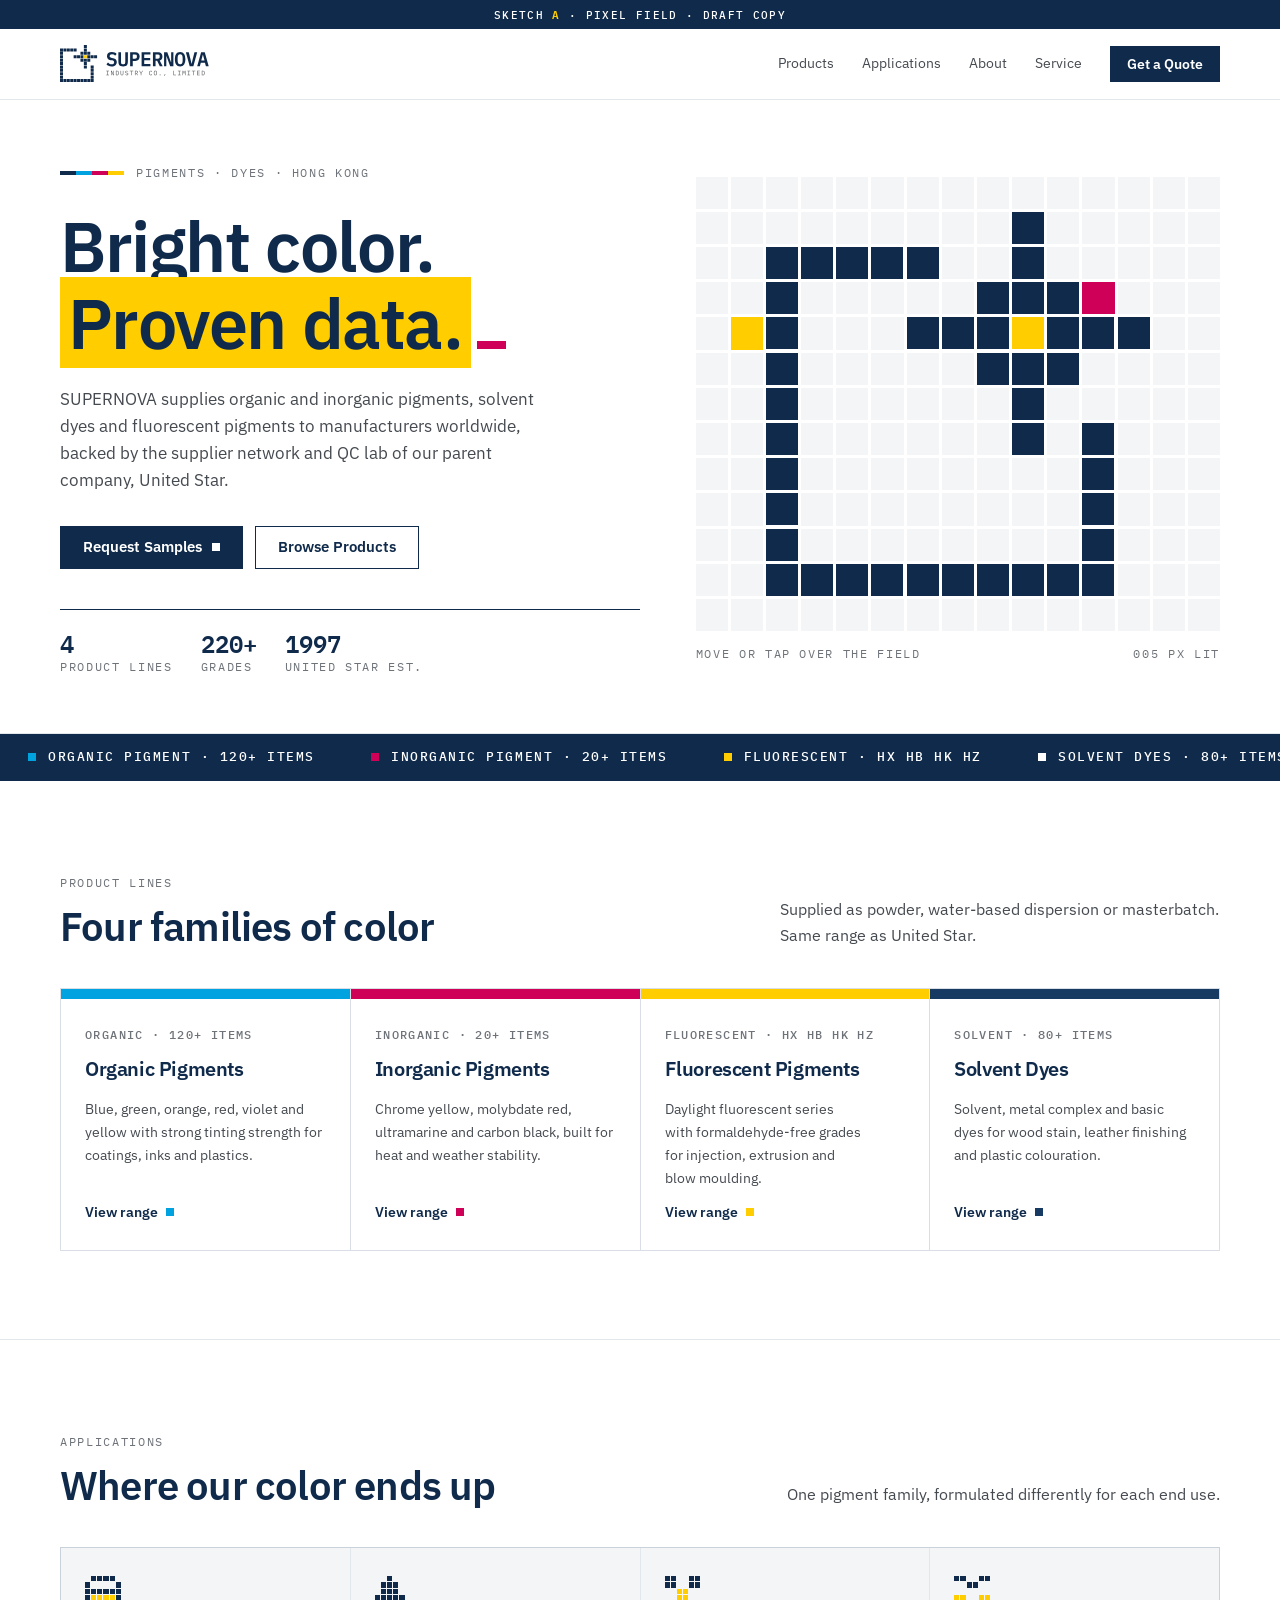
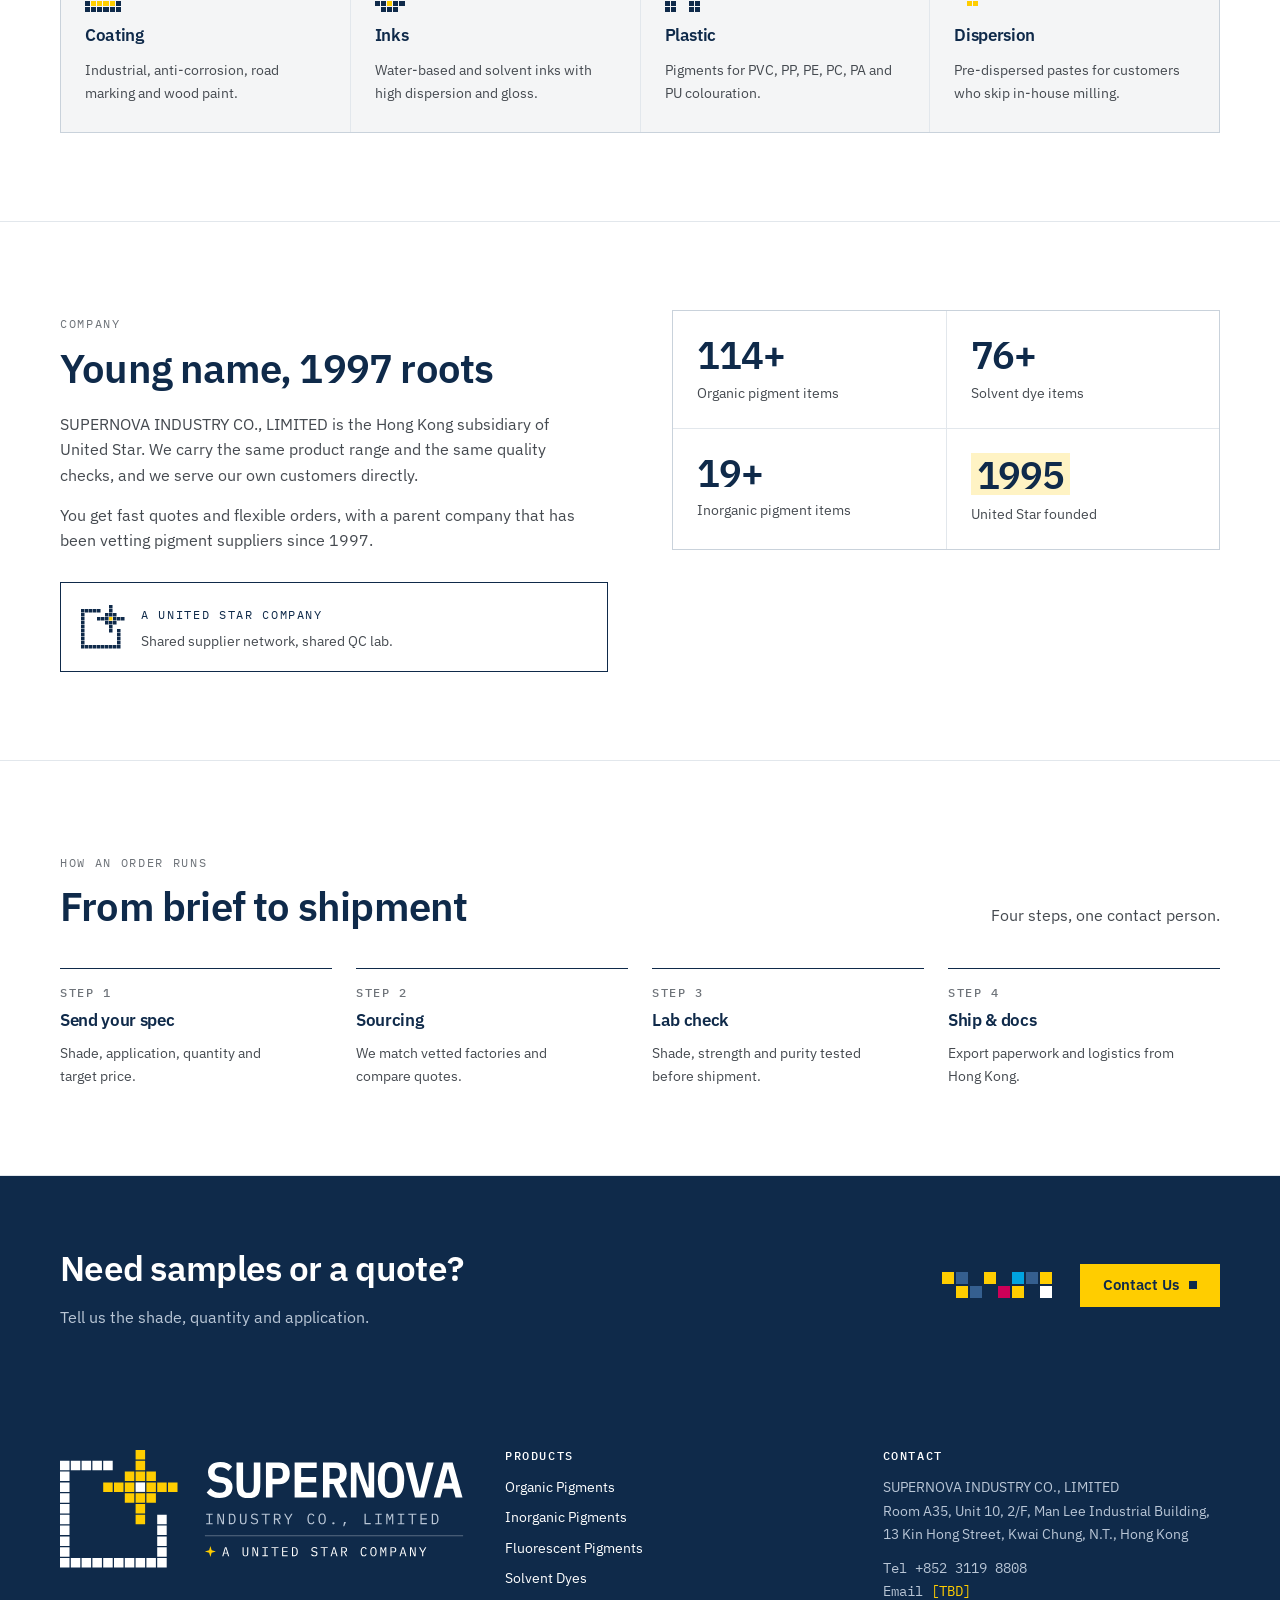
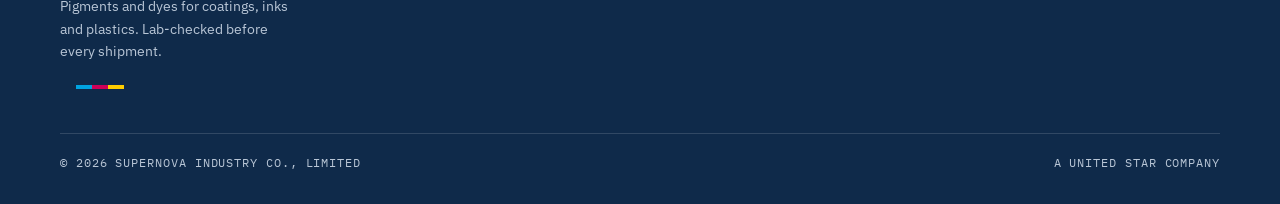
<file: website/homepage-sketches/supernova-home-a-pixel-field.html>
<!doctype html><html lang="en"><head><meta charset="utf-8"><meta name="viewport" content="width=device-width,initial-scale=1,viewport-fit=cover"></head><body>
<title>SUPERNOVA Homepage A</title>
<meta name="claude:viewport-fit-sides" content="cover">
<link rel="preconnect" href="https://fonts.googleapis.com"><link rel="preconnect" href="https://fonts.gstatic.com" crossorigin>
<link rel="stylesheet" href="https://fonts.googleapis.com/css2?family=IBM+Plex+Mono:wght@400;500;600&family=IBM+Plex+Sans:wght@400;500;600&display=swap">
<style>
/* SUPERNOVA VI v1.0 tokens — single brand theme (white page, navy bands) */
:root{
  --navy:#0F2A4A; --yellow:#FFCD00; --cyan:#00A3E0; --magenta:#CE0058; --solvent:#173A63;
  --white:#FFFFFF; --mist:#F4F5F6; --line:#D9DEE6; --grey:#6E7379; --graphite:#454A50; --ink:#161815;
  --steel:#355F8F; --hl:#FFF3C4; --on-navy:#B9C6D6;
  --hair:rgba(23,58,99,.12);
  --mono:'IBM Plex Mono',ui-monospace,monospace;
  --sans:'IBM Plex Sans',system-ui,sans-serif;
  color-scheme:light;
}
*,*::before,*::after{box-sizing:border-box}
html{scroll-behavior:smooth}
body{margin:0;background:var(--white);color:var(--ink);font-family:var(--sans);font-size:16px;line-height:1.6;-webkit-font-smoothing:antialiased;overflow-x:hidden}
body::before{content:"";position:fixed;inset:0 0 auto;height:env(safe-area-inset-top,0px);z-index:60;background:var(--topband,var(--white))}
a{color:var(--navy)}
img,svg{max-width:100%}
.wrap{max-width:1200px;margin:0 auto;padding-left:max(20px,env(safe-area-inset-left,0px));padding-right:max(20px,env(safe-area-inset-right,0px))}
.label{font-family:var(--mono);font-size:.74rem;letter-spacing:.14em;text-transform:uppercase;color:var(--grey)}
h1,h2,h3{letter-spacing:-.02em;font-weight:600;color:var(--navy);text-wrap:balance;margin:0}
p{margin:0;text-wrap:pretty}
.data{font-family:var(--mono);font-variant-numeric:tabular-nums}
.btn{white-space:nowrap;display:inline-flex;align-items:center;gap:10px;padding:13px 22px;font:600 .92rem/1 var(--sans);text-decoration:none;border:1.5px solid var(--navy);border-radius:0;cursor:pointer;transition:background .15s,color .15s,border-color .15s,transform .15s}
.btn-solid{background:var(--navy);color:var(--white)}
.btn-solid:hover{background:var(--magenta);border-color:var(--magenta);color:var(--white)}
.btn-line{background:transparent;color:var(--navy)}
.btn-line:hover{background:var(--navy);color:var(--white)}
.btn-yellow{background:var(--yellow);border-color:var(--yellow);color:var(--navy)}
.btn-yellow:hover{background:var(--white);border-color:var(--white);color:var(--navy)}
.btn .px{width:8px;height:8px;background:currentColor;display:inline-block;transition:transform .2s}
.btn:hover .px{transform:translateX(4px)}
:focus-visible{outline:3px solid var(--yellow);outline-offset:2px}
.cmyk{display:inline-grid;grid-template-columns:repeat(4,1fr);gap:0;width:64px;height:4px}
.cmyk i:nth-child(1){background:var(--navy)}.cmyk i:nth-child(2){background:var(--cyan)}.cmyk i:nth-child(3){background:var(--magenta)}.cmyk i:nth-child(4){background:var(--yellow)}
/* pixel blocks 8x2 (VI §5) */
.pxblocks{display:grid;grid-template-columns:repeat(8,var(--pb,10px));grid-auto-rows:var(--pb,10px);gap:2px}
.pxblocks i{display:block}
.pxblocks .y{background:var(--yellow)}.pxblocks .n{background:var(--navy)}.pxblocks .c{background:var(--cyan)}.pxblocks .m{background:var(--magenta)}.pxblocks .s{background:var(--steel)}.pxblocks .w{background:var(--white)}
/* header */
.site-header{position:sticky;top:env(safe-area-inset-top,0px);z-index:50;background:var(--hdr-bg,var(--white));border-bottom:1px solid var(--hdr-line,var(--hair))}
.hdr{display:flex;align-items:center;justify-content:space-between;gap:24px;padding-block:16px}
.hdr .logo{display:block;width:150px;line-height:0}
.hdr .logo svg{width:100%;height:auto;display:block}
.nav{display:flex;align-items:center;gap:28px}
.nav a{font-size:.9rem;text-decoration:none;color:var(--nav-fg,var(--graphite));padding:4px 0;border-bottom:2px solid transparent;transition:color .15s,border-color .15s}
.nav a:hover{color:var(--nav-hover,var(--navy));border-color:var(--yellow)}
.nav .btn{padding:10px 16px;border-bottom-width:1.5px}
.nav .btn-solid{color:var(--white)}.nav .btn-solid:hover{color:var(--white);border-color:var(--magenta)}
.nav .btn-yellow{color:var(--navy)}.nav .btn-yellow:hover{color:var(--navy);border-color:var(--white)}
.menu-btn{display:none;width:44px;height:44px;border:1.5px solid var(--nav-btn,var(--navy));background:transparent;cursor:pointer;padding:0;place-items:center}
.menu-btn span{display:grid;grid-template-columns:repeat(3,5px);gap:3px}
.menu-btn span i{width:5px;height:5px;background:var(--nav-btn,var(--navy));transition:transform .2s,opacity .2s}
.menu-btn[aria-expanded="true"] span i:nth-child(2n){opacity:0}
@media (max-width:880px){
  .menu-btn{display:grid}
  .nav{position:absolute;left:0;right:0;top:100%;flex-direction:column;align-items:stretch;gap:0;background:var(--hdr-bg,var(--white));border-bottom:1.5px solid var(--navy);padding:8px max(20px,env(safe-area-inset-right,0px)) 20px max(20px,env(safe-area-inset-left,0px));display:none}
  .nav.open{display:flex;animation:drop .25s steps(5)}
  .nav a{padding:14px 0;border-bottom:1px solid var(--hdr-line,var(--hair));font-size:1rem}
  .nav .btn{margin-top:14px;justify-content:center;padding:14px}
  .hdr .logo{width:132px}
}
@keyframes drop{from{clip-path:inset(0 0 100% 0)}to{clip-path:inset(0 0 0 0)}}
/* footer */
.site-footer{background:var(--navy);color:var(--on-navy);padding-block:56px 32px;font-size:.88rem}
.ft{display:grid;grid-template-columns:1.2fr 1fr 1fr;gap:40px}
.ft .logo{width:220px;line-height:0}
.ft .logo svg{width:100%;height:auto}
.ft h4{font:500 .72rem/1 var(--mono);letter-spacing:.14em;text-transform:uppercase;color:var(--white);margin:0 0 14px}
.ft a{color:var(--white);text-decoration:none}
.ft a:hover{color:var(--yellow)}
.ft ul{list-style:none;margin:0;padding:0;display:grid;gap:8px}
.ft address{font-style:normal;line-height:1.7}
.ft .tbd{font-family:var(--mono);color:var(--yellow)}
.ft-base{display:flex;justify-content:space-between;align-items:center;gap:16px;flex-wrap:wrap;margin-top:44px;padding-top:20px;border-top:1px solid rgba(255,255,255,.14);font-family:var(--mono);font-size:.72rem;letter-spacing:.08em}
@media (max-width:760px){.ft{grid-template-columns:1fr;gap:32px}.ft ul{gap:0}.ft ul a{display:flex;align-items:center;min-height:44px;border-bottom:1px solid rgba(255,255,255,.08)}}
.draft-note{font-family:var(--mono);font-size:.7rem;letter-spacing:.08em;color:var(--navy);background:var(--hl);padding:6px 10px;display:inline-block}
@media (prefers-reduced-motion:reduce){*,*::before,*::after{animation-duration:.001ms!important;animation-iteration-count:1!important;transition-duration:.001ms!important;scroll-behavior:auto!important}}

/* Direction A · Pixel Field — closest to United Star: white page, split hero, interactive pixel field */
.ver{background:var(--navy);color:var(--white);font:500 .7rem/1 var(--mono);letter-spacing:.12em;text-align:center;padding:8px 16px}
.ver b{color:var(--yellow);font-weight:600}
.hero{padding-block:64px 56px;border-bottom:1px solid var(--hair)}
.hero-grid{display:grid;grid-template-columns:1.05fr .95fr;gap:56px;align-items:center}
.hero-grid>*{min-width:0}
.eyebrow{display:flex;align-items:center;gap:12px;margin-bottom:24px}
.hero h1{font-size:clamp(2.4rem,5.6vw,4.4rem);line-height:1.1;margin-bottom:24px}
.hero h1 .hl{background:var(--yellow);padding:0 .12em;box-decoration-break:clone;-webkit-box-decoration-break:clone}
.hero h1 .caret{display:inline-block;width:.42em;height:.12em;background:var(--magenta);margin-left:.08em;vertical-align:baseline;animation:blink 1s steps(1) infinite}
@keyframes blink{50%{opacity:0}}
.lede{font-size:1.06rem;color:var(--graphite);max-width:48ch;margin-bottom:32px}
.cta{display:flex;gap:12px;flex-wrap:wrap}
.hero-meta{display:flex;gap:28px;flex-wrap:wrap;margin-top:40px;padding-top:20px;border-top:1.5px solid var(--navy)}
.hero-meta div{display:grid;gap:2px}
.hero-meta b{font:600 1.5rem/1.1 var(--mono);color:var(--navy)}
/* pixel field */
.field-box{position:relative}
.field{display:grid;grid-template-columns:repeat(15,1fr);gap:3px;aspect-ratio:15/13;max-width:100%;touch-action:pan-y}
.field i{display:block;background:var(--mist);transition:background .6s ease}
.field i.on{transition:background .08s}
.field i.logo{background:var(--navy);animation:land .5s cubic-bezier(.2,1.6,.4,1) both;animation-delay:calc(var(--d)*40ms)}
.field i.logo.core{background:var(--yellow)}
@keyframes land{from{transform:translateY(-40px) scale(.4);opacity:0}to{transform:none;opacity:1}}
.field-cap{display:flex;justify-content:space-between;gap:12px;margin-top:14px}
/* ticker */
.ticker{background:var(--navy);color:var(--white);overflow:hidden;border-block:1px solid var(--navy)}
.ticker-track{display:flex;width:max-content;animation:tick 38s linear infinite}
.ticker:hover .ticker-track{animation-play-state:paused}
.ticker span{font:500 .8rem/1 var(--mono);letter-spacing:.12em;text-transform:uppercase;padding:16px 28px;display:flex;align-items:center;gap:12px;white-space:nowrap}
.ticker span::before{content:"";width:8px;height:8px;background:var(--c,var(--yellow))}
@keyframes tick{to{transform:translateX(-50%)}}
/* sections */
.sec{padding-block:88px;border-bottom:1px solid var(--hair)}
.sec-head{display:grid;grid-template-columns:1fr 1fr;gap:32px;align-items:end;margin-bottom:40px}
.sec-head>*{min-width:0}
.sec-head h2{font-size:clamp(1.8rem,3.4vw,2.5rem);line-height:1.1;margin-top:10px}
.sec-head p{color:var(--graphite);justify-self:end;max-width:44ch}
.cards{display:grid;grid-template-columns:repeat(4,1fr);gap:1px;background:var(--line);border:1px solid var(--line)}
.card{background:var(--white);padding:0 0 26px;display:flex;flex-direction:column;gap:12px;text-decoration:none;color:inherit;position:relative;overflow:hidden;min-width:0}
.card .sw{display:grid;grid-template-columns:repeat(8,1fr);height:10px}
.card .sw i{background:var(--c);transform-origin:top;transition:transform .3s}
.card:hover .sw i{transform:scaleY(3.2)}
.card:hover .sw i:nth-child(odd){transform:scaleY(1.6)}
.card .code{padding:18px 24px 0;font:500 .72rem/1 var(--mono);letter-spacing:.12em;color:var(--grey)}
.card h3{padding:0 24px;font-size:1.25rem}
.card p{padding:0 24px;color:var(--graphite);font-size:.9rem;flex-grow:1}
.card .go{padding:0 24px;font-weight:600;font-size:.88rem;color:var(--navy);display:flex;align-items:center;gap:8px}
.card .go::after{content:"";width:8px;height:8px;background:var(--c);transition:transform .2s}
.card:hover .go::after{transform:translateX(6px)}
.apps{display:grid;grid-template-columns:repeat(4,1fr);gap:1px;background:var(--hair);border:1px solid var(--hair)}
.app{background:var(--mist);padding:28px 24px;display:grid;gap:10px;align-content:start;min-width:0}
.app .ic{width:36px;height:36px;display:grid;grid-template-columns:repeat(6,1fr);gap:1px}
.app .ic i{background:transparent}
.app .ic i.f{background:var(--navy)}
.app .ic i.a{background:var(--yellow)}
.app:hover .ic i.f{animation:jig .4s steps(2) 1}
@keyframes jig{50%{transform:translateY(-2px)}}
.app h3{font-size:1.05rem}
.app p{font-size:.88rem;color:var(--graphite)}
.about{display:grid;grid-template-columns:1fr 1fr;gap:64px;align-items:start}
.about>*{min-width:0}
.about h2{font-size:clamp(1.8rem,3.4vw,2.5rem);line-height:1.1;margin:10px 0 22px}
.about p{color:var(--graphite);margin-bottom:14px;max-width:52ch}
.family{display:flex;align-items:center;gap:16px;margin-top:28px;padding:18px 20px;border:1.5px solid var(--navy)}
.family .mini{width:44px;flex-shrink:0;line-height:0}
.stats{display:grid;grid-template-columns:1fr 1fr;gap:1px;background:var(--hair);border:1px solid var(--hair)}
.stat{background:var(--white);padding:24px}
.stat b{display:block;font:600 2.4rem/1 var(--mono);color:var(--navy);letter-spacing:-.03em;margin-bottom:8px}
.stat.key b{background:var(--hl);display:inline-block;padding:2px 6px}
.stat span{display:block;font-size:.86rem;color:var(--graphite)}
.steps{display:grid;grid-template-columns:repeat(4,1fr);gap:24px;counter-reset:s}
.step{border-top:1.5px solid var(--navy);padding-top:18px;display:grid;gap:8px;min-width:0}
.step .n{font:500 .74rem/1 var(--mono);letter-spacing:.14em;color:var(--grey)}
.step h3{font-size:1.05rem}
.step p{font-size:.88rem;color:var(--graphite)}
.cta-band{background:var(--navy);color:var(--white);padding-block:64px}
.cta-in{display:flex;justify-content:space-between;align-items:center;gap:32px;flex-wrap:wrap}
.cta-in h2{color:var(--white);font-size:clamp(1.6rem,3vw,2.2rem)}
.cta-in p{color:var(--on-navy);margin-top:8px}
.cta-band .pxblocks{--pb:12px}
@media (max-width:960px){
  .hero-grid{grid-template-columns:1fr;gap:40px}
  .field-box{order:-1;max-width:520px}
  .cards,.apps{grid-template-columns:1fr 1fr}
  .steps{grid-template-columns:1fr 1fr}
  .about{grid-template-columns:1fr;gap:40px}
}
@media (max-width:600px){
  .hero{padding-block:28px 40px}
  .field-box{max-width:300px}
  .sec{padding-block:60px}
  .sec-head{grid-template-columns:1fr}.sec-head p{justify-self:start}
  .cards,.apps,.steps{grid-template-columns:1fr}
  .stat b{font-size:2rem}
  .cta .btn{flex:1;justify-content:center}
}
</style>
<div class="ver">SKETCH <b>A</b> · PIXEL FIELD · DRAFT COPY</div>
<header class="site-header" id="top">
  <div class="wrap hdr">
    <a class="logo" href="#top" aria-label="SUPERNOVA home"><svg xmlns="http://www.w3.org/2000/svg" viewBox="0 -2 264 66"><path d="M0 4h5.28v5.28h-5.28zM6 4h5.28v5.28h-5.28zM12 4h5.28v5.28h-5.28zM18 4h5.28v5.28h-5.28zM24 4h5.28v5.28h-5.28zM0 58h5.28v5.28h-5.28zM6 58h5.28v5.28h-5.28zM12 58h5.28v5.28h-5.28zM18 58h5.28v5.28h-5.28zM24 58h5.28v5.28h-5.28zM30 58h5.28v5.28h-5.28zM36 58h5.28v5.28h-5.28zM42 58h5.28v5.28h-5.28zM48 58h5.28v5.28h-5.28zM54 58h5.28v5.28h-5.28zM0 10h5.28v5.28h-5.28zM0 16h5.28v5.28h-5.28zM0 22h5.28v5.28h-5.28zM0 28h5.28v5.28h-5.28zM0 34h5.28v5.28h-5.28zM0 40h5.28v5.28h-5.28zM0 46h5.28v5.28h-5.28zM0 52h5.28v5.28h-5.28zM54 34h5.28v5.28h-5.28zM54 40h5.28v5.28h-5.28zM54 46h5.28v5.28h-5.28zM54 52h5.28v5.28h-5.28z" fill="#0F2A4A"></path><path d="M42 -2h5.28v5.28h-5.28zM42 4h5.28v5.28h-5.28zM36 10h5.28v5.28h-5.28zM42 10h5.28v5.28h-5.28zM48 10h5.28v5.28h-5.28zM24 16h5.28v5.28h-5.28zM30 16h5.28v5.28h-5.28zM36 16h5.28v5.28h-5.28zM48 16h5.28v5.28h-5.28zM54 16h5.28v5.28h-5.28zM60 16h5.28v5.28h-5.28zM36 22h5.28v5.28h-5.28zM42 22h5.28v5.28h-5.28zM48 22h5.28v5.28h-5.28zM42 28h5.28v5.28h-5.28zM42 34h5.28v5.28h-5.28z" fill="#0F2A4A"></path><path d="M42 16h5.28v5.28h-5.28z" fill="#FFCD00"></path><path d="M90.778 35.822L90.778 35.822Q87.610 35.822 85.375 34.731Q83.140 33.640 81.732 31.845L81.732 31.845L84.513 28.958Q85.886 30.542 87.487 31.299Q89.089 32.056 90.919 32.056L90.919 32.056Q93.031 32.056 94.158 31.106Q95.284 30.155 95.284 28.360L95.284 28.360Q95.284 26.882 94.439 26.125Q93.594 25.368 91.588 25.051L91.588 25.051L88.983 24.629Q85.569 24.030 84.126 22.147Q82.682 20.264 82.682 17.694L82.682 17.694Q82.682 14.174 84.970 12.291Q87.258 10.408 91.306 10.408L91.306 10.408Q94.193 10.408 96.287 11.323Q98.382 12.238 99.649 13.822L99.649 13.822L96.938 16.709Q95.953 15.547 94.580 14.861Q93.207 14.174 91.342 14.174L91.342 14.174Q87.329 14.174 87.329 17.483L87.329 17.483Q87.329 18.891 88.174 19.630Q89.018 20.370 91.060 20.722L91.060 20.722L93.630 21.179Q96.833 21.778 98.382 23.538Q99.930 25.298 99.930 28.043L99.930 28.043Q99.930 29.768 99.332 31.194Q98.734 32.619 97.572 33.658Q96.410 34.696 94.703 35.259Q92.996 35.822 90.778 35.822ZM102.746 10.830L107.358 10.830L107.358 26.142Q107.358 27.515 107.446 28.606Q107.534 29.698 107.903 30.454Q108.273 31.211 109.030 31.634Q109.786 32.056 111.124 32.056L111.124 32.056Q112.462 32.056 113.218 31.634Q113.975 31.211 114.345 30.454Q114.714 29.698 114.802 28.606Q114.890 27.515 114.890 26.142L114.890 26.142L114.890 10.830L119.502 10.830L119.502 25.438Q119.502 28.043 119.185 29.979Q118.868 31.915 117.953 33.218Q117.038 34.520 115.401 35.171Q113.764 35.822 111.124 35.822L111.124 35.822Q108.484 35.822 106.847 35.171Q105.210 34.520 104.295 33.218Q103.380 31.915 103.063 29.979Q102.746 28.043 102.746 25.438L102.746 25.438L102.746 10.830ZM128.055 35.400L123.444 35.400L123.444 10.830L132.772 10.830Q136.362 10.830 138.263 12.872Q140.164 14.914 140.164 18.434L140.164 18.434Q140.164 21.954 138.263 23.995Q136.362 26.037 132.772 26.037L132.772 26.037L128.055 26.037L128.055 35.400ZM128.055 14.597L128.055 22.270L131.822 22.270Q133.687 22.270 134.497 21.514Q135.306 20.757 135.306 19.102L135.306 19.102L135.306 17.765Q135.306 16.110 134.497 15.354Q133.687 14.597 131.822 14.597L131.822 14.597L128.055 14.597ZM159.137 35.400L143.614 35.400L143.614 10.830L159.137 10.830L159.137 14.632L148.225 14.632L148.225 21.038L158.750 21.038L158.750 24.840L148.225 24.840L148.225 31.598L159.137 31.598L159.137 35.400ZM168.183 25.861L168.183 35.400L163.572 35.400L163.572 10.830L172.900 10.830Q176.490 10.830 178.391 12.872Q180.292 14.914 180.292 18.434L180.292 18.434Q180.292 21.144 179.042 22.992Q177.793 24.840 175.470 25.333L175.470 25.333L180.714 35.400L175.646 35.400L170.964 25.861L168.183 25.861ZM168.183 22.270L171.950 22.270Q173.815 22.270 174.625 21.514Q175.434 20.757 175.434 19.102L175.434 19.102L175.434 17.765Q175.434 16.110 174.625 15.354Q173.815 14.597 171.950 14.597L171.950 14.597L168.183 14.597L168.183 22.270ZM193.914 35.400L187.473 17.765L187.121 17.765L187.121 35.400L183.178 35.400L183.178 10.830L188.846 10.830L195.287 28.466L195.639 28.466L195.639 10.830L199.582 10.830L199.582 35.400L193.914 35.400ZM211.444 35.822L211.444 35.822Q209.050 35.822 207.290 34.960Q205.530 34.098 204.386 32.478Q203.242 30.859 202.697 28.501Q202.151 26.142 202.151 23.115L202.151 23.115Q202.151 20.123 202.697 17.747Q203.242 15.371 204.386 13.752Q205.530 12.133 207.290 11.270Q209.050 10.408 211.444 10.408L211.444 10.408Q216.231 10.408 218.484 13.752Q220.737 17.096 220.737 23.115L220.737 23.115Q220.737 29.134 218.484 32.478Q216.231 35.822 211.444 35.822ZM211.444 32.056L211.444 32.056Q212.676 32.056 213.521 31.581Q214.366 31.106 214.876 30.226Q215.386 29.346 215.615 28.061Q215.844 26.776 215.844 25.192L215.844 25.192L215.844 21.003Q215.844 17.835 214.876 16.005Q213.908 14.174 211.444 14.174L211.444 14.174Q208.980 14.174 208.012 16.005Q207.044 17.835 207.044 21.003L207.044 21.003L207.044 25.227Q207.044 28.395 208.012 30.226Q208.980 32.056 211.444 32.056ZM234.746 35.400L228.270 35.400L221.546 10.830L226.615 10.830L229.678 23.256L231.473 31L231.719 31L233.550 23.256L236.647 10.830L241.470 10.830L234.746 35.400ZM261.710 35.400L256.817 35.400L255.092 29.170L247.806 29.170L246.116 35.400L241.470 35.400L248.369 10.830L254.775 10.830L261.710 35.400ZM254.318 25.403L251.607 15.371L251.326 15.371L248.615 25.403L254.318 25.403Z" fill="#0F2A4A"></path><path d="M86.279 51.200L81.441 51.200L81.441 50.450L83.390 50.450L83.390 44.133L81.441 44.133L81.441 43.382L86.279 43.382L86.279 44.133L84.330 44.133L84.330 50.450L86.279 50.450L86.279 51.200ZM93.391 51.200L90.726 44.614L90.647 44.614L90.647 51.200L89.796 51.200L89.796 43.382L91.129 43.382L93.794 49.968L93.873 49.968L93.873 43.382L94.724 43.382L94.724 51.200L93.391 51.200ZM98.364 51.200L98.364 43.382L100.548 43.382Q101.982 43.382 102.687 44.368Q103.393 45.354 103.393 47.291L103.393 47.291Q103.393 49.229 102.687 50.214Q101.982 51.200 100.548 51.200L100.548 51.200L98.364 51.200ZM99.305 50.382L100.503 50.382Q101.444 50.382 101.920 49.733Q102.396 49.083 102.396 47.896L102.396 47.896L102.396 46.686Q102.396 45.499 101.920 44.850Q101.444 44.200 100.503 44.200L100.503 44.200L99.305 44.200L99.305 50.382ZM106.596 43.382L107.537 43.382L107.537 48.075Q107.537 48.646 107.570 49.094Q107.604 49.542 107.750 49.862Q107.895 50.181 108.203 50.349Q108.511 50.517 109.060 50.517L109.060 50.517Q109.609 50.517 109.917 50.349Q110.225 50.181 110.370 49.862Q110.516 49.542 110.550 49.094Q110.583 48.646 110.583 48.075L110.583 48.075L110.583 43.382L111.524 43.382L111.524 47.851Q111.524 48.725 111.440 49.374Q111.356 50.024 111.093 50.461Q110.830 50.898 110.342 51.116Q109.855 51.334 109.060 51.334L109.060 51.334Q108.265 51.334 107.778 51.116Q107.290 50.898 107.027 50.461Q106.764 50.024 106.680 49.374Q106.596 48.725 106.596 47.851L106.596 47.851L106.596 43.382ZM117.438 51.334L117.438 51.334Q116.385 51.334 115.713 50.948Q115.041 50.562 114.604 49.957L114.604 49.957L115.287 49.397Q115.746 49.968 116.256 50.248Q116.766 50.528 117.471 50.528L117.471 50.528Q118.322 50.528 118.770 50.136Q119.218 49.744 119.218 49.038L119.218 49.038Q119.218 48.467 118.894 48.148Q118.569 47.829 117.762 47.694L117.762 47.694L116.889 47.549Q116.318 47.448 115.931 47.246Q115.545 47.045 115.310 46.759Q115.074 46.474 114.974 46.132Q114.873 45.790 114.873 45.421L114.873 45.421Q114.873 44.346 115.578 43.797Q116.284 43.248 117.482 43.248L117.482 43.248Q118.423 43.248 119.067 43.562Q119.711 43.875 120.103 44.446L120.103 44.446L119.442 45.018Q119.118 44.592 118.658 44.323Q118.199 44.054 117.471 44.054L117.471 44.054Q116.676 44.054 116.250 44.390Q115.825 44.726 115.825 45.398L115.825 45.398Q115.825 45.925 116.144 46.255Q116.463 46.586 117.292 46.731L117.292 46.731L118.132 46.877Q118.703 46.978 119.095 47.179Q119.487 47.381 119.728 47.661Q119.969 47.941 120.070 48.288Q120.170 48.635 120.170 49.016L120.170 49.016Q120.170 50.102 119.459 50.718Q118.748 51.334 117.438 51.334ZM128.940 44.200L126.330 44.200L126.330 51.200L125.390 51.200L125.390 44.200L122.780 44.200L122.780 43.382L128.940 43.382L128.940 44.200ZM132.849 47.862L132.849 51.200L131.908 51.200L131.908 43.382L134.753 43.382Q135.839 43.382 136.410 43.976Q136.982 44.570 136.982 45.634L136.982 45.634Q136.982 46.586 136.489 47.157Q135.996 47.728 135.055 47.818L135.055 47.818L137.049 51.200L135.996 51.200L134.092 47.862L132.849 47.862ZM132.849 47.067L134.730 47.067Q135.324 47.067 135.654 46.770Q135.985 46.474 135.985 45.925L135.985 45.925L135.985 45.342Q135.985 44.794 135.654 44.497Q135.324 44.200 134.730 44.200L134.730 44.200L132.849 44.200L132.849 47.067ZM143.130 51.200L142.190 51.200L142.190 48.131L139.490 43.382L140.566 43.382L141.686 45.421L142.638 47.202L142.682 47.202L143.657 45.421L144.777 43.382L145.830 43.382L143.130 48.131L143.130 51.200ZM159.718 51.334L159.718 51.334Q158.284 51.334 157.584 50.293Q156.884 49.251 156.884 47.291L156.884 47.291Q156.884 45.331 157.584 44.290Q158.284 43.248 159.718 43.248L159.718 43.248Q160.255 43.248 160.647 43.394Q161.039 43.539 161.319 43.786Q161.599 44.032 161.790 44.340Q161.980 44.648 162.126 44.962L162.126 44.962L161.319 45.331Q161.218 45.074 161.084 44.844Q160.950 44.614 160.765 44.441Q160.580 44.267 160.328 44.166Q160.076 44.066 159.718 44.066L159.718 44.066Q158.788 44.066 158.334 44.771Q157.881 45.477 157.881 46.653L157.881 46.653L157.881 47.930Q157.881 49.106 158.334 49.811Q158.788 50.517 159.718 50.517L159.718 50.517Q160.076 50.517 160.328 50.416Q160.580 50.315 160.765 50.142Q160.950 49.968 161.084 49.738Q161.218 49.509 161.319 49.251L161.319 49.251L162.126 49.621Q161.980 49.946 161.790 50.248Q161.599 50.550 161.319 50.797Q161.039 51.043 160.647 51.189Q160.255 51.334 159.718 51.334ZM167.860 51.334L167.860 51.334Q167.143 51.334 166.628 51.060Q166.113 50.786 165.777 50.270Q165.441 49.755 165.284 49.005Q165.127 48.254 165.127 47.291L165.127 47.291Q165.127 46.339 165.284 45.583Q165.441 44.827 165.777 44.312Q166.113 43.797 166.628 43.522Q167.143 43.248 167.860 43.248L167.860 43.248Q168.577 43.248 169.092 43.522Q169.607 43.797 169.943 44.312Q170.279 44.827 170.436 45.583Q170.593 46.339 170.593 47.291L170.593 47.291Q170.593 48.254 170.436 49.005Q170.279 49.755 169.943 50.270Q169.607 50.786 169.092 51.060Q168.577 51.334 167.860 51.334ZM167.860 50.517L167.860 50.517Q168.330 50.517 168.655 50.332Q168.980 50.147 169.193 49.811Q169.406 49.475 169.501 48.999Q169.596 48.523 169.596 47.930L169.596 47.930L169.596 46.653Q169.596 46.070 169.501 45.589Q169.406 45.107 169.193 44.771Q168.980 44.435 168.655 44.250Q168.330 44.066 167.860 44.066L167.860 44.066Q167.390 44.066 167.065 44.250Q166.740 44.435 166.527 44.771Q166.314 45.107 166.219 45.589Q166.124 46.070 166.124 46.653L166.124 46.653L166.124 47.930Q166.124 48.523 166.219 48.999Q166.314 49.475 166.527 49.811Q166.740 50.147 167.065 50.332Q167.390 50.517 167.860 50.517ZM176.260 51.301L176.260 51.301Q175.801 51.301 175.616 51.110Q175.431 50.920 175.431 50.629L175.431 50.629L175.431 50.427Q175.431 50.136 175.616 49.946Q175.801 49.755 176.260 49.755L176.260 49.755Q176.719 49.755 176.904 49.946Q177.089 50.136 177.089 50.427L177.089 50.427L177.089 50.629Q177.089 50.920 176.904 51.110Q176.719 51.301 176.260 51.301ZM183.585 52.779L184.178 49.677L185.623 49.677L184.335 52.779L183.585 52.779ZM204.092 51.200L199.444 51.200L199.444 43.382L200.385 43.382L200.385 50.382L204.092 50.382L204.092 51.200ZM212.279 51.200L207.441 51.200L207.441 50.450L209.390 50.450L209.390 44.133L207.441 44.133L207.441 43.382L212.279 43.382L212.279 44.133L210.330 44.133L210.330 50.450L212.279 50.450L212.279 51.200ZM219.996 51.200L219.996 47.280L219.996 44.805L219.906 44.805L218.260 48.826L216.614 44.805L216.524 44.805L216.524 47.280L216.524 51.200L215.662 51.200L215.662 43.382L216.871 43.382L218.249 46.832L218.316 46.832L219.694 43.382L220.858 43.382L220.858 51.200L219.996 51.200ZM229.079 51.200L224.241 51.200L224.241 50.450L226.190 50.450L226.190 44.133L224.241 44.133L224.241 43.382L229.079 43.382L229.079 44.133L227.130 44.133L227.130 50.450L229.079 50.450L229.079 51.200ZM238.140 44.200L235.530 44.200L235.530 51.200L234.590 51.200L234.590 44.200L231.980 44.200L231.980 43.382L238.140 43.382L238.140 44.200ZM245.924 51.200L241.108 51.200L241.108 43.382L245.924 43.382L245.924 44.200L242.049 44.200L242.049 46.832L245.790 46.832L245.790 47.650L242.049 47.650L242.049 50.382L245.924 50.382L245.924 51.200ZM249.564 51.200L249.564 43.382L251.748 43.382Q253.182 43.382 253.887 44.368Q254.593 45.354 254.593 47.291L254.593 47.291Q254.593 49.229 253.887 50.214Q253.182 51.200 251.748 51.200L251.748 51.200L249.564 51.200ZM250.505 50.382L251.703 50.382Q252.644 50.382 253.120 49.733Q253.596 49.083 253.596 47.896L253.596 47.896L253.596 46.686Q253.596 45.499 253.120 44.850Q252.644 44.200 251.703 44.200L251.703 44.200L250.505 44.200L250.505 50.382Z" fill="#53565A"></path></svg></a>
    <button class="menu-btn" type="button" aria-label="Menu" aria-expanded="false" aria-controls="site-nav"><span><i></i><i></i><i></i><i></i><i></i><i></i><i></i><i></i><i></i></span></button>
    <nav class="nav" id="site-nav">
      <a href="#products">Products</a>
      <a href="#applications">Applications</a>
      <a href="#about">About</a>
      <a href="#service">Service</a>
      <a class="btn btn-solid" href="#contact">Get a Quote</a>
    </nav>
  </div>
</header>

<main>
<section class="hero">
  <div class="wrap hero-grid">
    <div>
      <div class="eyebrow"><span class="cmyk" aria-hidden="true"><i></i><i></i><i></i><i></i></span><span class="label">Pigments · Dyes · Hong Kong</span></div>
      <h1>Bright color.<br><span class="hl">Proven data.</span><span class="caret" aria-hidden="true"></span></h1>
      <p class="lede">SUPERNOVA supplies organic and inorganic pigments, solvent dyes and fluorescent pigments to manufacturers worldwide, backed by the supplier network and QC lab of our parent company, United Star.</p>
      <div class="cta"><a class="btn btn-solid" href="#contact">Request Samples <span class="px"></span></a><a class="btn btn-line" href="#products">Browse Products</a></div>
      <div class="hero-meta">
        <div><b>4</b><span class="label">Product lines</span></div>
        <div><b>220+</b><span class="label">Grades</span></div>
        <div><b>1997</b><span class="label">United Star est.</span></div>
      </div>
    </div>
    <div class="field-box">
      <div class="field" id="field" aria-hidden="true"></div>
      <div class="field-cap"><span class="label">Move or tap over the field</span><span class="label" id="fcount">000 px lit</span></div>
    </div>
  </div>
</section>
<div class="ticker" aria-label="Product lines">
  <div class="ticker-track">
    <span style="--c:var(--cyan)">Organic Pigment · 120+ items</span><span style="--c:var(--magenta)">Inorganic Pigment · 20+ items</span><span style="--c:var(--yellow)">Fluorescent · HX HB HK HZ</span><span style="--c:var(--white)">Solvent Dyes · 80+ items</span><span>Lab-checked before shipment</span><span style="--c:var(--cyan)">Ships from Hong Kong</span>
    <span style="--c:var(--cyan)" aria-hidden="true">Organic Pigment · 120+ items</span><span style="--c:var(--magenta)" aria-hidden="true">Inorganic Pigment · 20+ items</span><span style="--c:var(--yellow)" aria-hidden="true">Fluorescent · HX HB HK HZ</span><span style="--c:var(--white)" aria-hidden="true">Solvent Dyes · 80+ items</span><span aria-hidden="true">Lab-checked before shipment</span><span style="--c:var(--cyan)" aria-hidden="true">Ships from Hong Kong</span>
  </div>
</div>
<section class="sec" id="products">
  <div class="wrap">
    <div class="sec-head"><div><span class="label">Product lines</span><h2>Four families of color</h2></div><p>Supplied as powder, water-based dispersion or masterbatch. Same range as United Star.</p></div>
    <div class="cards">
      <a class="card" href="#products" style="--c:var(--cyan)"><span class="sw"><i></i><i></i><i></i><i></i><i></i><i></i><i></i><i></i></span><span class="code">ORGANIC · 120+ ITEMS</span><h3>Organic Pigments</h3><p>Blue, green, orange, red, violet and yellow with strong tinting strength for coatings, inks and plastics.</p><span class="go">View range</span></a>
      <a class="card" href="#products" style="--c:var(--magenta)"><span class="sw"><i></i><i></i><i></i><i></i><i></i><i></i><i></i><i></i></span><span class="code">INORGANIC · 20+ ITEMS</span><h3>Inorganic Pigments</h3><p>Chrome yellow, molybdate red, ultramarine and carbon black, built for heat and weather stability.</p><span class="go">View range</span></a>
      <a class="card" href="#products" style="--c:var(--yellow)"><span class="sw"><i></i><i></i><i></i><i></i><i></i><i></i><i></i><i></i></span><span class="code">FLUORESCENT · HX HB HK HZ</span><h3>Fluorescent Pigments</h3><p>Daylight fluorescent series with formaldehyde-free grades for injection, extrusion and blow moulding.</p><span class="go">View range</span></a>
      <a class="card" href="#products" style="--c:var(--solvent)"><span class="sw"><i></i><i></i><i></i><i></i><i></i><i></i><i></i><i></i></span><span class="code">SOLVENT · 80+ ITEMS</span><h3>Solvent Dyes</h3><p>Solvent, metal complex and basic dyes for wood stain, leather finishing and plastic colouration.</p><span class="go">View range</span></a>
    </div>
  </div>
</section>
<section class="sec" id="applications">
  <div class="wrap">
    <div class="sec-head"><div><span class="label">Applications</span><h2>Where our color ends up</h2></div><p>One pigment family, formulated differently for each end use.</p></div>
    <div class="apps" id="apps"></div>
  </div>
</section>
<section class="sec" id="about">
  <div class="wrap about">
    <div>
      <span class="label">Company</span>
      <h2>Young name, 1997 roots</h2>
      <p>SUPERNOVA INDUSTRY CO., LIMITED is the Hong Kong subsidiary of United Star. We carry the same product range and the same quality checks, and we serve our own customers directly.</p>
      <p>You get fast quotes and flexible orders, with a parent company that has been vetting pigment suppliers since 1997.</p>
      <div class="family"><span class="mini"><svg xmlns="http://www.w3.org/2000/svg" viewBox="0 -2 66 66"><path d="M0 4h5.28v5.28h-5.28zM6 4h5.28v5.28h-5.28zM12 4h5.28v5.28h-5.28zM18 4h5.28v5.28h-5.28zM24 4h5.28v5.28h-5.28zM0 58h5.28v5.28h-5.28zM6 58h5.28v5.28h-5.28zM12 58h5.28v5.28h-5.28zM18 58h5.28v5.28h-5.28zM24 58h5.28v5.28h-5.28zM30 58h5.28v5.28h-5.28zM36 58h5.28v5.28h-5.28zM42 58h5.28v5.28h-5.28zM48 58h5.28v5.28h-5.28zM54 58h5.28v5.28h-5.28zM0 10h5.28v5.28h-5.28zM0 16h5.28v5.28h-5.28zM0 22h5.28v5.28h-5.28zM0 28h5.28v5.28h-5.28zM0 34h5.28v5.28h-5.28zM0 40h5.28v5.28h-5.28zM0 46h5.28v5.28h-5.28zM0 52h5.28v5.28h-5.28zM54 34h5.28v5.28h-5.28zM54 40h5.28v5.28h-5.28zM54 46h5.28v5.28h-5.28zM54 52h5.28v5.28h-5.28z" fill="#0F2A4A"></path><path d="M42 -2h5.28v5.28h-5.28zM42 4h5.28v5.28h-5.28zM36 10h5.28v5.28h-5.28zM42 10h5.28v5.28h-5.28zM48 10h5.28v5.28h-5.28zM24 16h5.28v5.28h-5.28zM30 16h5.28v5.28h-5.28zM36 16h5.28v5.28h-5.28zM48 16h5.28v5.28h-5.28zM54 16h5.28v5.28h-5.28zM60 16h5.28v5.28h-5.28zM36 22h5.28v5.28h-5.28zM42 22h5.28v5.28h-5.28zM48 22h5.28v5.28h-5.28zM42 28h5.28v5.28h-5.28zM42 34h5.28v5.28h-5.28z" fill="#0F2A4A"></path><path d="M42 16h5.28v5.28h-5.28z" fill="#FFCD00"></path></svg></span><div><span class="label" style="color:var(--navy)">A United Star company</span><p style="margin:4px 0 0;font-size:.88rem">Shared supplier network, shared QC lab.</p></div></div>
    </div>
    <div class="stats" id="stats">
      <div class="stat"><b data-to="120">120</b><span>Organic pigment items</span></div>
      <div class="stat"><b data-to="80">80</b><span>Solvent dye items</span></div>
      <div class="stat"><b data-to="20">20</b><span>Inorganic pigment items</span></div>
      <div class="stat key"><b data-to="1997" data-from="1960">1997</b><span>United Star founded</span></div>
    </div>
  </div>
</section>
<section class="sec" id="service">
  <div class="wrap">
    <div class="sec-head"><div><span class="label">How an order runs</span><h2>From brief to shipment</h2></div><p>Four steps, one contact person.</p></div>
    <div class="steps">
      <div class="step"><span class="n">STEP 1</span><h3>Send your spec</h3><p>Shade, application, quantity and target price.</p></div>
      <div class="step"><span class="n">STEP 2</span><h3>Sourcing</h3><p>We match vetted factories and compare quotes.</p></div>
      <div class="step"><span class="n">STEP 3</span><h3>Lab check</h3><p>Shade, strength and purity tested before shipment.</p></div>
      <div class="step"><span class="n">STEP 4</span><h3>Ship &amp; docs</h3><p>Export paperwork and logistics from Hong Kong.</p></div>
    </div>
  </div>
</section>
<section class="cta-band">
  <div class="wrap cta-in">
    <div><h2>Need samples or a quote?</h2><p>Tell us the shade, quantity and application.</p></div>
    <div style="display:flex;align-items:center;gap:28px;flex-wrap:wrap">
      <span class="pxblocks" aria-hidden="true"><i class="y"></i><i class="s"></i><i></i><i class="y"></i><i></i><i class="c"></i><i class="s"></i><i class="y"></i><i></i><i class="y"></i><i class="s"></i><i></i><i class="m"></i><i class="y"></i><i></i><i class="w"></i></span>
      <a class="btn btn-yellow" href="#contact">Contact Us <span class="px"></span></a>
    </div>
  </div>
</section>
</main>
<footer class="site-footer" id="contact">
  <div class="wrap">
    <div class="ft">
      <div>
        <a class="logo" href="#top" aria-label="SUPERNOVA, a United Star company"><svg xmlns="http://www.w3.org/2000/svg" viewBox="0 -2 225 66"><path d="M0 4h5.28v5.28h-5.28zM6 4h5.28v5.28h-5.28zM12 4h5.28v5.28h-5.28zM18 4h5.28v5.28h-5.28zM24 4h5.28v5.28h-5.28zM0 58h5.28v5.28h-5.28zM6 58h5.28v5.28h-5.28zM12 58h5.28v5.28h-5.28zM18 58h5.28v5.28h-5.28zM24 58h5.28v5.28h-5.28zM30 58h5.28v5.28h-5.28zM36 58h5.28v5.28h-5.28zM42 58h5.28v5.28h-5.28zM48 58h5.28v5.28h-5.28zM54 58h5.28v5.28h-5.28zM0 10h5.28v5.28h-5.28zM0 16h5.28v5.28h-5.28zM0 22h5.28v5.28h-5.28zM0 28h5.28v5.28h-5.28zM0 34h5.28v5.28h-5.28zM0 40h5.28v5.28h-5.28zM0 46h5.28v5.28h-5.28zM0 52h5.28v5.28h-5.28zM54 34h5.28v5.28h-5.28zM54 40h5.28v5.28h-5.28zM54 46h5.28v5.28h-5.28zM54 52h5.28v5.28h-5.28z" fill="#FFFFFF"></path><path d="M42 -2h5.28v5.28h-5.28zM42 4h5.28v5.28h-5.28zM36 10h5.28v5.28h-5.28zM42 10h5.28v5.28h-5.28zM48 10h5.28v5.28h-5.28zM24 16h5.28v5.28h-5.28zM30 16h5.28v5.28h-5.28zM36 16h5.28v5.28h-5.28zM48 16h5.28v5.28h-5.28zM54 16h5.28v5.28h-5.28zM60 16h5.28v5.28h-5.28zM36 22h5.28v5.28h-5.28zM42 22h5.28v5.28h-5.28zM48 22h5.28v5.28h-5.28zM42 28h5.28v5.28h-5.28zM42 34h5.28v5.28h-5.28z" fill="#FFCD00"></path><path d="M42 16h5.28v5.28h-5.28z" fill="#FFFFFF"></path><path d="M88.618 24.734L88.618 24.734Q86.116 24.734 84.350 23.872Q82.585 23.010 81.473 21.592L81.473 21.592L83.669 19.313Q84.753 20.564 86.018 21.161Q87.283 21.759 88.729 21.759L88.729 21.759Q90.397 21.759 91.286 21.008Q92.176 20.258 92.176 18.840L92.176 18.840Q92.176 17.672 91.509 17.075Q90.842 16.477 89.257 16.227L89.257 16.227L87.200 15.893Q84.503 15.421 83.363 13.933Q82.224 12.446 82.224 10.417L82.224 10.417Q82.224 7.637 84.031 6.149Q85.838 4.662 89.035 4.662L89.035 4.662Q91.314 4.662 92.968 5.385Q94.622 6.108 95.623 7.359L95.623 7.359L93.483 9.638Q92.704 8.721 91.620 8.179Q90.536 7.637 89.062 7.637L89.062 7.637Q85.893 7.637 85.893 10.250L85.893 10.250Q85.893 11.362 86.560 11.946Q87.228 12.529 88.840 12.807L88.840 12.807L90.869 13.169Q93.399 13.641 94.622 15.031Q95.846 16.421 95.846 18.590L95.846 18.590Q95.846 19.952 95.373 21.078Q94.900 22.204 93.983 23.024Q93.066 23.844 91.717 24.289Q90.369 24.734 88.618 24.734ZM98.070 4.996L101.711 4.996L101.711 17.089Q101.711 18.173 101.781 19.035Q101.850 19.896 102.142 20.494Q102.434 21.092 103.032 21.425Q103.630 21.759 104.686 21.759L104.686 21.759Q105.742 21.759 106.340 21.425Q106.938 21.092 107.230 20.494Q107.522 19.896 107.591 19.035Q107.661 18.173 107.661 17.089L107.661 17.089L107.661 4.996L111.302 4.996L111.302 16.533Q111.302 18.590 111.052 20.119Q110.802 21.648 110.079 22.676Q109.356 23.705 108.064 24.219Q106.771 24.734 104.686 24.734L104.686 24.734Q102.601 24.734 101.308 24.219Q100.016 23.705 99.293 22.676Q98.570 21.648 98.320 20.119Q98.070 18.590 98.070 16.533L98.070 16.533L98.070 4.996ZM118.058 24.400L114.416 24.400L114.416 4.996L121.783 4.996Q124.619 4.996 126.120 6.608Q127.621 8.220 127.621 11.000L127.621 11.000Q127.621 13.780 126.120 15.393Q124.619 17.005 121.783 17.005L121.783 17.005L118.058 17.005L118.058 24.400ZM118.058 7.970L118.058 14.031L121.032 14.031Q122.506 14.031 123.145 13.433Q123.785 12.835 123.785 11.529L123.785 11.529L123.785 10.472Q123.785 9.166 123.145 8.568Q122.506 7.970 121.032 7.970L121.032 7.970L118.058 7.970ZM142.605 24.400L130.345 24.400L130.345 4.996L142.605 4.996L142.605 7.998L133.987 7.998L133.987 13.058L142.299 13.058L142.299 16.060L133.987 16.060L133.987 21.398L142.605 21.398L142.605 24.400ZM149.750 16.866L149.750 24.400L146.108 24.400L146.108 4.996L153.475 4.996Q156.311 4.996 157.812 6.608Q159.313 8.220 159.313 11.000L159.313 11.000Q159.313 13.141 158.326 14.600Q157.339 16.060 155.504 16.449L155.504 16.449L159.647 24.400L155.643 24.400L151.946 16.866L149.750 16.866ZM149.750 14.031L152.724 14.031Q154.198 14.031 154.837 13.433Q155.477 12.835 155.477 11.529L155.477 11.529L155.477 10.472Q155.477 9.166 154.837 8.568Q154.198 7.970 152.724 7.970L152.724 7.970L149.750 7.970L149.750 14.031ZM170.072 24.400L164.984 10.472L164.706 10.472L164.706 24.400L161.593 24.400L161.593 4.996L166.068 4.996L171.156 18.923L171.434 18.923L171.434 4.996L174.547 4.996L174.547 24.400L170.072 24.400ZM183.916 24.734L183.916 24.734Q182.026 24.734 180.636 24.052Q179.246 23.371 178.342 22.093Q177.439 20.814 177.008 18.951Q176.577 17.089 176.577 14.698L176.577 14.698Q176.577 12.335 177.008 10.458Q177.439 8.582 178.342 7.303Q179.246 6.024 180.636 5.343Q182.026 4.662 183.916 4.662L183.916 4.662Q187.697 4.662 189.476 7.303Q191.255 9.944 191.255 14.698L191.255 14.698Q191.255 19.452 189.476 22.093Q187.697 24.734 183.916 24.734ZM183.916 21.759L183.916 21.759Q184.889 21.759 185.556 21.384Q186.223 21.008 186.627 20.313Q187.030 19.618 187.210 18.604Q187.391 17.589 187.391 16.338L187.391 16.338L187.391 13.030Q187.391 10.528 186.627 9.082Q185.862 7.637 183.916 7.637L183.916 7.637Q181.970 7.637 181.206 9.082Q180.441 10.528 180.441 13.030L180.441 13.030L180.441 16.366Q180.441 18.868 181.206 20.313Q181.970 21.759 183.916 21.759ZM202.320 24.400L197.204 24.400L191.895 4.996L195.898 4.996L198.316 14.809L199.734 20.925L199.929 20.925L201.374 14.809L203.821 4.996L207.629 4.996L202.320 24.400ZM223.614 24.400L219.750 24.400L218.388 19.479L212.633 19.479L211.299 24.400L207.629 24.400L213.078 4.996L218.138 4.996L223.614 24.400ZM217.776 16.505L215.636 8.582L215.413 8.582L213.273 16.505L217.776 16.505Z" fill="#FFFFFF"></path><path d="M84.809 39.200L81.201 39.200L81.201 38.641L82.654 38.641L82.654 33.931L81.201 33.931L81.201 33.372L84.809 33.372L84.809 33.931L83.356 33.931L83.356 38.641L84.809 38.641L84.809 39.200ZM90.111 39.200L88.124 34.290L88.065 34.290L88.065 39.200L87.431 39.200L87.431 33.372L88.424 33.372L90.411 38.282L90.470 38.282L90.470 33.372L91.105 33.372L91.105 39.200L90.111 39.200ZM93.818 39.200L93.818 33.372L95.447 33.372Q96.515 33.372 97.041 34.107Q97.567 34.841 97.567 36.286L97.567 36.286Q97.567 37.730 97.041 38.465Q96.515 39.200 95.447 39.200L95.447 39.200L93.818 39.200ZM94.520 38.590L95.413 38.590Q96.115 38.590 96.469 38.106Q96.824 37.622 96.824 36.737L96.824 36.737L96.824 35.835Q96.824 34.950 96.469 34.466Q96.115 33.981 95.413 33.981L95.413 33.981L94.520 33.981L94.520 38.590ZM99.956 33.372L100.657 33.372L100.657 36.870Q100.657 37.296 100.682 37.630Q100.707 37.964 100.816 38.202Q100.924 38.440 101.154 38.565Q101.383 38.691 101.793 38.691L101.793 38.691Q102.202 38.691 102.431 38.565Q102.661 38.440 102.769 38.202Q102.878 37.964 102.903 37.630Q102.928 37.296 102.928 36.870L102.928 36.870L102.928 33.372L103.630 33.372L103.630 36.703Q103.630 37.355 103.567 37.839Q103.504 38.323 103.308 38.649Q103.112 38.975 102.749 39.137Q102.385 39.300 101.793 39.300L101.793 39.300Q101.200 39.300 100.836 39.137Q100.473 38.975 100.277 38.649Q100.081 38.323 100.018 37.839Q99.956 37.355 99.956 36.703L99.956 36.703L99.956 33.372ZM108.038 39.300L108.038 39.300Q107.253 39.300 106.752 39.012Q106.251 38.724 105.926 38.273L105.926 38.273L106.435 37.856Q106.777 38.282 107.157 38.490Q107.537 38.699 108.063 38.699L108.063 38.699Q108.698 38.699 109.032 38.407Q109.366 38.114 109.366 37.588L109.366 37.588Q109.366 37.163 109.124 36.925Q108.882 36.687 108.280 36.586L108.280 36.586L107.629 36.478Q107.203 36.403 106.915 36.252Q106.627 36.102 106.452 35.889Q106.276 35.676 106.201 35.422Q106.126 35.167 106.126 34.891L106.126 34.891Q106.126 34.090 106.652 33.681Q107.178 33.272 108.072 33.272L108.072 33.272Q108.773 33.272 109.253 33.505Q109.733 33.739 110.026 34.165L110.026 34.165L109.533 34.591Q109.291 34.274 108.948 34.073Q108.606 33.873 108.063 33.873L108.063 33.873Q107.471 33.873 107.153 34.123Q106.836 34.374 106.836 34.875L106.836 34.875Q106.836 35.267 107.074 35.513Q107.312 35.760 107.930 35.868L107.930 35.868L108.556 35.977Q108.982 36.052 109.274 36.202Q109.566 36.353 109.746 36.561Q109.925 36.770 110.001 37.029Q110.076 37.288 110.076 37.572L110.076 37.572Q110.076 38.382 109.545 38.841Q109.015 39.300 108.038 39.300ZM116.614 33.981L114.668 33.981L114.668 39.200L113.967 39.200L113.967 33.981L112.021 33.981L112.021 33.372L116.614 33.372L116.614 33.981ZM119.528 36.712L119.528 39.200L118.827 39.200L118.827 33.372L120.947 33.372Q121.757 33.372 122.183 33.814Q122.609 34.257 122.609 35.050L122.609 35.050Q122.609 35.760 122.242 36.186Q121.874 36.612 121.173 36.678L121.173 36.678L122.659 39.200L121.874 39.200L120.455 36.712L119.528 36.712ZM119.528 36.119L120.931 36.119Q121.373 36.119 121.620 35.898Q121.866 35.676 121.866 35.267L121.866 35.267L121.866 34.833Q121.866 34.424 121.620 34.203Q121.373 33.981 120.931 33.981L120.931 33.981L119.528 33.981L119.528 36.119ZM127.193 39.200L126.492 39.200L126.492 36.912L124.479 33.372L125.281 33.372L126.116 34.891L126.826 36.219L126.859 36.219L127.586 34.891L128.421 33.372L129.206 33.372L127.193 36.912L127.193 39.200ZM139.560 39.300L139.560 39.300Q138.491 39.300 137.969 38.524Q137.447 37.747 137.447 36.286L137.447 36.286Q137.447 34.825 137.969 34.048Q138.491 33.272 139.560 33.272L139.560 33.272Q139.960 33.272 140.253 33.380Q140.545 33.489 140.754 33.672Q140.962 33.856 141.104 34.086Q141.246 34.315 141.355 34.549L141.355 34.549L140.754 34.825Q140.678 34.633 140.578 34.461Q140.478 34.290 140.340 34.161Q140.203 34.031 140.015 33.956Q139.827 33.881 139.560 33.881L139.560 33.881Q138.867 33.881 138.528 34.407Q138.190 34.933 138.190 35.810L138.190 35.810L138.190 36.762Q138.190 37.639 138.528 38.165Q138.867 38.691 139.560 38.691L139.560 38.691Q139.827 38.691 140.015 38.616Q140.203 38.540 140.340 38.411Q140.478 38.282 140.578 38.110Q140.678 37.939 140.754 37.747L140.754 37.747L141.355 38.023Q141.246 38.265 141.104 38.490Q140.962 38.716 140.754 38.899Q140.545 39.083 140.253 39.192Q139.960 39.300 139.560 39.300ZM145.630 39.300L145.630 39.300Q145.096 39.300 144.712 39.096Q144.327 38.891 144.077 38.507Q143.826 38.123 143.709 37.563Q143.593 37.004 143.593 36.286L143.593 36.286Q143.593 35.576 143.709 35.012Q143.826 34.449 144.077 34.065Q144.327 33.681 144.712 33.476Q145.096 33.272 145.630 33.272L145.630 33.272Q146.164 33.272 146.548 33.476Q146.933 33.681 147.183 34.065Q147.434 34.449 147.550 35.012Q147.667 35.576 147.667 36.286L147.667 36.286Q147.667 37.004 147.550 37.563Q147.434 38.123 147.183 38.507Q146.933 38.891 146.548 39.096Q146.164 39.300 145.630 39.300ZM145.630 38.691L145.630 38.691Q145.981 38.691 146.223 38.553Q146.465 38.415 146.624 38.165Q146.782 37.914 146.853 37.559Q146.924 37.204 146.924 36.762L146.924 36.762L146.924 35.810Q146.924 35.376 146.853 35.017Q146.782 34.658 146.624 34.407Q146.465 34.157 146.223 34.019Q145.981 33.881 145.630 33.881L145.630 33.881Q145.279 33.881 145.037 34.019Q144.795 34.157 144.636 34.407Q144.478 34.658 144.407 35.017Q144.336 35.376 144.336 35.810L144.336 35.810L144.336 36.762Q144.336 37.204 144.407 37.559Q144.478 37.914 144.636 38.165Q144.795 38.415 145.037 38.553Q145.279 38.691 145.630 38.691ZM151.892 39.275L151.892 39.275Q151.550 39.275 151.412 39.133Q151.275 38.991 151.275 38.774L151.275 38.774L151.275 38.624Q151.275 38.407 151.412 38.265Q151.550 38.123 151.892 38.123L151.892 38.123Q152.235 38.123 152.373 38.265Q152.510 38.407 152.510 38.624L152.510 38.624L152.510 38.774Q152.510 38.991 152.373 39.133Q152.235 39.275 151.892 39.275ZM157.353 40.377L157.796 38.064L158.873 38.064L157.913 40.377L157.353 40.377ZM172.642 39.200L169.177 39.200L169.177 33.372L169.878 33.372L169.878 38.590L172.642 38.590L172.642 39.200ZM178.746 39.200L175.139 39.200L175.139 38.641L176.592 38.641L176.592 33.931L175.139 33.931L175.139 33.372L178.746 33.372L178.746 33.931L177.293 33.931L177.293 38.641L178.746 38.641L178.746 39.200ZM184.499 39.200L184.499 36.278L184.499 34.432L184.432 34.432L183.205 37.430L181.978 34.432L181.911 34.432L181.911 36.278L181.911 39.200L181.268 39.200L181.268 33.372L182.170 33.372L183.197 35.944L183.247 35.944L184.274 33.372L185.142 33.372L185.142 39.200L184.499 39.200ZM191.271 39.200L187.664 39.200L187.664 38.641L189.117 38.641L189.117 33.931L187.664 33.931L187.664 33.372L191.271 33.372L191.271 33.931L189.818 33.931L189.818 38.641L191.271 38.641L191.271 39.200ZM198.026 33.981L196.081 33.981L196.081 39.200L195.379 39.200L195.379 33.981L193.434 33.981L193.434 33.372L198.026 33.372L198.026 33.981ZM203.829 39.200L200.239 39.200L200.239 33.372L203.829 33.372L203.829 33.981L200.940 33.981L200.940 35.944L203.729 35.944L203.729 36.553L200.940 36.553L200.940 38.590L203.829 38.590L203.829 39.200ZM206.543 39.200L206.543 33.372L208.171 33.372Q209.240 33.372 209.766 34.107Q210.292 34.841 210.292 36.286L210.292 36.286Q210.292 37.730 209.766 38.465Q209.240 39.200 208.171 39.200L208.171 39.200L206.543 39.200ZM207.245 38.590L208.138 38.590Q208.839 38.590 209.194 38.106Q209.549 37.622 209.549 36.737L209.549 36.737L209.549 35.835Q209.549 34.950 209.194 34.466Q208.839 33.981 208.138 33.981L208.138 33.981L207.245 33.981L207.245 38.590Z" fill="#B9C6D6"></path><path d="M80.5 45.3h143.448v0.56h-143.448z" fill="#FFFFFF" fill-opacity="0.3"></path><path d="M83.55 51.3L84.255 53.645L86.6 54.35L84.255 55.055L83.55 57.4L82.845 55.055L80.5 54.35L82.845 53.645Z" fill="#FFCD00"></path><path d="M94.004 57L93.363 57L92.938 55.567L91.174 55.567L90.750 57L90.123 57L91.664 51.974L92.463 51.974L94.004 57ZM92.794 55.042L92.089 52.615L92.024 52.615L91.318 55.042L92.794 55.042ZM101.420 51.974L102.025 51.974L102.025 54.991Q102.025 55.358 102.046 55.646Q102.068 55.934 102.162 56.140Q102.255 56.345 102.453 56.453Q102.651 56.561 103.004 56.561L103.004 56.561Q103.357 56.561 103.555 56.453Q103.753 56.345 103.846 56.140Q103.940 55.934 103.962 55.646Q103.983 55.358 103.983 54.991L103.983 54.991L103.983 51.974L104.588 51.974L104.588 54.847Q104.588 55.409 104.534 55.826Q104.480 56.244 104.311 56.525Q104.142 56.806 103.828 56.946Q103.515 57.086 103.004 57.086L103.004 57.086Q102.493 57.086 102.180 56.946Q101.866 56.806 101.697 56.525Q101.528 56.244 101.474 55.826Q101.420 55.409 101.420 54.847L101.420 54.847L101.420 51.974ZM109.203 57L107.490 52.766L107.439 52.766L107.439 57L106.892 57L106.892 51.974L107.749 51.974L109.462 56.208L109.513 56.208L109.513 51.974L110.060 51.974L110.060 57L109.203 57ZM115.503 57L112.393 57L112.393 56.518L113.646 56.518L113.646 52.457L112.393 52.457L112.393 51.974L115.503 51.974L115.503 52.457L114.250 52.457L114.250 56.518L115.503 56.518L115.503 57ZM121.400 52.500L119.722 52.500L119.722 57L119.118 57L119.118 52.500L117.440 52.500L117.440 51.974L121.400 51.974L121.400 52.500ZM126.476 57L123.380 57L123.380 51.974L126.476 51.974L126.476 52.500L123.985 52.500L123.985 54.192L126.390 54.192L126.390 54.718L123.985 54.718L123.985 56.474L126.476 56.474L126.476 57ZM128.888 57L128.888 51.974L130.292 51.974Q131.214 51.974 131.667 52.608Q132.121 53.242 132.121 54.487L132.121 54.487Q132.121 55.733 131.667 56.366Q131.214 57 130.292 57L130.292 57L128.888 57ZM129.493 56.474L130.263 56.474Q130.868 56.474 131.174 56.057Q131.480 55.639 131.480 54.876L131.480 54.876L131.480 54.098Q131.480 53.335 131.174 52.918Q130.868 52.500 130.263 52.500L130.263 52.500L129.493 52.500L129.493 56.474ZM141.294 57.086L141.294 57.086Q140.617 57.086 140.185 56.838Q139.753 56.590 139.472 56.201L139.472 56.201L139.911 55.841Q140.206 56.208 140.534 56.388Q140.862 56.568 141.315 56.568L141.315 56.568Q141.862 56.568 142.150 56.316Q142.438 56.064 142.438 55.610L142.438 55.610Q142.438 55.243 142.230 55.038Q142.021 54.833 141.502 54.746L141.502 54.746L140.941 54.653Q140.574 54.588 140.325 54.458Q140.077 54.329 139.926 54.145Q139.774 53.962 139.710 53.742Q139.645 53.522 139.645 53.285L139.645 53.285Q139.645 52.594 140.098 52.241Q140.552 51.888 141.322 51.888L141.322 51.888Q141.927 51.888 142.341 52.090Q142.755 52.291 143.007 52.658L143.007 52.658L142.582 53.026Q142.374 52.752 142.078 52.579Q141.783 52.406 141.315 52.406L141.315 52.406Q140.804 52.406 140.530 52.622Q140.257 52.838 140.257 53.270L140.257 53.270Q140.257 53.609 140.462 53.821Q140.667 54.034 141.200 54.127L141.200 54.127L141.740 54.221Q142.107 54.286 142.359 54.415Q142.611 54.545 142.766 54.725Q142.921 54.905 142.986 55.128Q143.050 55.351 143.050 55.596L143.050 55.596Q143.050 56.294 142.593 56.690Q142.136 57.086 141.294 57.086ZM148.760 52.500L147.082 52.500L147.082 57L146.478 57L146.478 52.500L144.800 52.500L144.800 51.974L148.760 51.974L148.760 52.500ZM154.196 57L153.555 57L153.130 55.567L151.366 55.567L150.942 57L150.315 57L151.856 51.974L152.655 51.974L154.196 57ZM152.986 55.042L152.281 52.615L152.216 52.615L151.510 55.042L152.986 55.042ZM156.817 54.854L156.817 57L156.212 57L156.212 51.974L158.041 51.974Q158.739 51.974 159.106 52.356Q159.474 52.738 159.474 53.422L159.474 53.422Q159.474 54.034 159.157 54.401Q158.840 54.768 158.235 54.826L158.235 54.826L159.517 57L158.840 57L157.616 54.854L156.817 54.854ZM156.817 54.343L158.026 54.343Q158.408 54.343 158.620 54.152Q158.833 53.962 158.833 53.609L158.833 53.609L158.833 53.234Q158.833 52.882 158.620 52.691Q158.408 52.500 158.026 52.500L158.026 52.500L156.817 52.500L156.817 54.343ZM168.834 57.086L168.834 57.086Q167.912 57.086 167.462 56.417Q167.012 55.747 167.012 54.487L167.012 54.487Q167.012 53.227 167.462 52.558Q167.912 51.888 168.834 51.888L168.834 51.888Q169.179 51.888 169.431 51.982Q169.683 52.075 169.863 52.234Q170.043 52.392 170.166 52.590Q170.288 52.788 170.382 52.990L170.382 52.990L169.863 53.227Q169.798 53.062 169.712 52.914Q169.626 52.766 169.507 52.655Q169.388 52.543 169.226 52.478Q169.064 52.414 168.834 52.414L168.834 52.414Q168.236 52.414 167.944 52.867Q167.653 53.321 167.653 54.077L167.653 54.077L167.653 54.898Q167.653 55.654 167.944 56.107Q168.236 56.561 168.834 56.561L168.834 56.561Q169.064 56.561 169.226 56.496Q169.388 56.431 169.507 56.320Q169.626 56.208 169.712 56.060Q169.798 55.913 169.863 55.747L169.863 55.747L170.382 55.985Q170.288 56.194 170.166 56.388Q170.043 56.582 169.863 56.741Q169.683 56.899 169.431 56.993Q169.179 57.086 168.834 57.086ZM174.140 57.086L174.140 57.086Q173.679 57.086 173.348 56.910Q173.017 56.734 172.801 56.402Q172.585 56.071 172.484 55.589Q172.383 55.106 172.383 54.487L172.383 54.487Q172.383 53.875 172.484 53.389Q172.585 52.903 172.801 52.572Q173.017 52.241 173.348 52.064Q173.679 51.888 174.140 51.888L174.140 51.888Q174.601 51.888 174.932 52.064Q175.263 52.241 175.479 52.572Q175.695 52.903 175.796 53.389Q175.897 53.875 175.897 54.487L175.897 54.487Q175.897 55.106 175.796 55.589Q175.695 56.071 175.479 56.402Q175.263 56.734 174.932 56.910Q174.601 57.086 174.140 57.086ZM174.140 56.561L174.140 56.561Q174.442 56.561 174.651 56.442Q174.860 56.323 174.997 56.107Q175.134 55.891 175.195 55.585Q175.256 55.279 175.256 54.898L175.256 54.898L175.256 54.077Q175.256 53.702 175.195 53.393Q175.134 53.083 174.997 52.867Q174.860 52.651 174.651 52.532Q174.442 52.414 174.140 52.414L174.140 52.414Q173.838 52.414 173.629 52.532Q173.420 52.651 173.283 52.867Q173.146 53.083 173.085 53.393Q173.024 53.702 173.024 54.077L173.024 54.077L173.024 54.898Q173.024 55.279 173.085 55.585Q173.146 55.891 173.283 56.107Q173.420 56.323 173.629 56.442Q173.838 56.561 174.140 56.561ZM180.728 57L180.728 54.480L180.728 52.889L180.670 52.889L179.612 55.474L178.554 52.889L178.496 52.889L178.496 54.480L178.496 57L177.942 57L177.942 51.974L178.719 51.974L179.605 54.192L179.648 54.192L180.534 51.974L181.282 51.974L181.282 57L180.728 57ZM184.177 57L183.572 57L183.572 51.974L185.401 51.974Q186.099 51.974 186.466 52.356Q186.834 52.738 186.834 53.422L186.834 53.422Q186.834 54.106 186.466 54.487Q186.099 54.869 185.401 54.869L185.401 54.869L184.177 54.869L184.177 57ZM184.177 52.500L184.177 54.343L185.386 54.343Q185.768 54.343 185.980 54.152Q186.193 53.962 186.193 53.609L186.193 53.609L186.193 53.234Q186.193 52.882 185.980 52.691Q185.768 52.500 185.386 52.500L185.386 52.500L184.177 52.500ZM192.500 57L191.859 57L191.434 55.567L189.670 55.567L189.246 57L188.619 57L190.160 51.974L190.959 51.974L192.500 57ZM191.290 55.042L190.585 52.615L190.520 52.615L189.814 55.042L191.290 55.042ZM196.755 57L195.042 52.766L194.991 52.766L194.991 57L194.444 57L194.444 51.974L195.301 51.974L197.014 56.208L197.065 56.208L197.065 51.974L197.612 51.974L197.612 57L196.755 57ZM201.802 57L201.198 57L201.198 55.027L199.462 51.974L200.154 51.974L200.874 53.285L201.486 54.430L201.514 54.430L202.141 53.285L202.861 51.974L203.538 51.974L201.802 55.027L201.802 57Z" fill="#FFFFFF"></path></svg></a>
        <p style="margin-top:20px;max-width:34ch">Pigments and dyes for coatings, inks and plastics. Lab-checked before every shipment.</p>
        <span class="cmyk" style="margin-top:22px;display:grid" aria-hidden="true"><i></i><i></i><i></i><i></i></span>
      </div>
      <div>
        <h4>Products</h4>
        <ul><li><a href="#products">Organic Pigments</a></li><li><a href="#products">Inorganic Pigments</a></li><li><a href="#products">Fluorescent Pigments</a></li><li><a href="#products">Solvent Dyes</a></li></ul>
      </div>
      <div>
        <h4>Contact</h4>
        <address>SUPERNOVA INDUSTRY CO., LIMITED<br>Room A35, Unit 10, 2/F, Man Lee Industrial Building, 13 Kin Hong Street, Kwai Chung, N.T., Hong Kong</address>
        <p style="margin-top:10px" class="data">Tel +852 3119 8808</p>
        <p class="data">Email <span class="tbd">[TBD]</span></p>
      </div>
    </div>
    <div class="ft-base"><span>© 2026 SUPERNOVA INDUSTRY CO., LIMITED</span><span>A UNITED STAR COMPANY</span></div>
  </div>
</footer>
<script>
(function(){var b=document.querySelector('.menu-btn'),n=document.getElementById('site-nav');if(!b||!n)return;b.addEventListener('click',function(){var o=n.classList.toggle('open');b.setAttribute('aria-expanded',o?'true':'false')});n.addEventListener('click',function(e){if(e.target.closest('a')){n.classList.remove('open');b.setAttribute('aria-expanded','false')}})})();
</script>

<script>
(function(){
  var reduce=matchMedia('(prefers-reduced-motion: reduce)').matches;
  /* Logo icon geometry from icon-standard-*.svg, in 6u cells (col,row), offset into a 15x13 field */
  var frame=[[0,1],[1,1],[2,1],[3,1],[4,1],[0,10],[1,10],[2,10],[3,10],[4,10],[5,10],[6,10],[7,10],[8,10],[9,10],[0,2],[0,3],[0,4],[0,5],[0,6],[0,7],[0,8],[0,9],[9,6],[9,7],[9,8],[9,9]];
  var star=[[7,0],[7,1],[6,2],[7,2],[8,2],[4,3],[5,3],[6,3],[8,3],[9,3],[10,3],[6,4],[7,4],[8,4],[7,5],[7,6]];
  var core=[7,3], C=15, R=13, OX=2, OY=1;
  var f=document.getElementById('field'), cells=[], logo={};
  frame.concat(star).forEach(function(p,i){logo[(p[0]+OX)+','+(p[1]+OY)]=i});
  for(var r=0;r<R;r++)for(var c=0;c<C;c++){
    var i=document.createElement('i'),k=c+','+r;
    if(k in logo){i.className='logo';i.style.setProperty('--d',logo[k]);}
    if(c===core[0]+OX&&r===core[1]+OY){i.className='logo core';i.style.setProperty('--d',44);}
    f.appendChild(i);cells.push(i);
  }
  var pal=['#00A3E0','#CE0058','#FFCD00','#FFCD00','#355F8F'], lit=0, cnt=document.getElementById('fcount');
  function light(el){
    if(!el||el.classList.contains('logo'))return;
    el.classList.add('on');el.style.background=pal[Math.random()*pal.length|0];lit++;
    cnt.textContent=String(lit).padStart(3,'0')+' px lit';
    clearTimeout(el._t);el._t=setTimeout(function(){el.classList.remove('on');el.style.background='';},700);
  }
  f.addEventListener('pointermove',function(e){light(document.elementFromPoint(e.clientX,e.clientY))});
  f.addEventListener('pointerdown',function(e){light(document.elementFromPoint(e.clientX,e.clientY))});
  if(!reduce)setInterval(function(){light(cells[Math.random()*cells.length|0])},260);

  /* pixel icons for applications (6x6) */
  var apps=[
    ['Coating','Industrial, anti-corrosion, road marking and wood paint.','.ffff.'+'f....f'+'ffffff'+'faaaaf'+'faaaaf'+'ffffff'],
    ['Inks','Water-based and solvent inks with high dispersion and gloss.','..f....fff...fff..fffff.ffaff..fff..'],
    ['Plastic','Pigments for PVC, PP, PE, PC, PA and PU colouration.','ff..ffff..ff..aa....aa..ff..ffff..ff'],
    ['Dispersion','Pre-dispersed pastes for customers who skip in-house milling.','ff..ff..ff........aa..aa..aa........']
  ];
  var A=document.getElementById('apps');
  apps.forEach(function(a){
    var d=document.createElement('div');d.className='app';
    var ic='<span class="ic" aria-hidden="true">'+a[2].split('').map(function(ch){return '<i class="'+(ch==='f'?'f':ch==='a'?'a':'')+'"></i>'}).join('')+'</span>';
    d.innerHTML=ic+'<h3>'+a[0]+'</h3><p>'+a[1]+'</p>';A.appendChild(d);
  });

  /* count-up when stats scroll in (final values are already in the markup) */
  if(!reduce&&'IntersectionObserver' in window){
    var io=new IntersectionObserver(function(es){es.forEach(function(e){if(!e.isIntersecting)return;io.disconnect();
      document.querySelectorAll('#stats b').forEach(function(b){var to=+b.dataset.to,fr=+(b.dataset.from||0),t0=performance.now();
        (function step(t){var p=Math.min(1,(t-t0)/900);b.textContent=Math.round(fr+(to-fr)*(1-Math.pow(1-p,3)))+(b.dataset.from?'':'+');if(p<1)requestAnimationFrame(step)})(t0)});
    })},{threshold:.4});io.observe(document.getElementById('stats'));
  }
  document.querySelectorAll('#stats b').forEach(function(b){if(!b.dataset.from)b.textContent=b.dataset.to+'+'});
})();
</script>
</body></html>
</file>
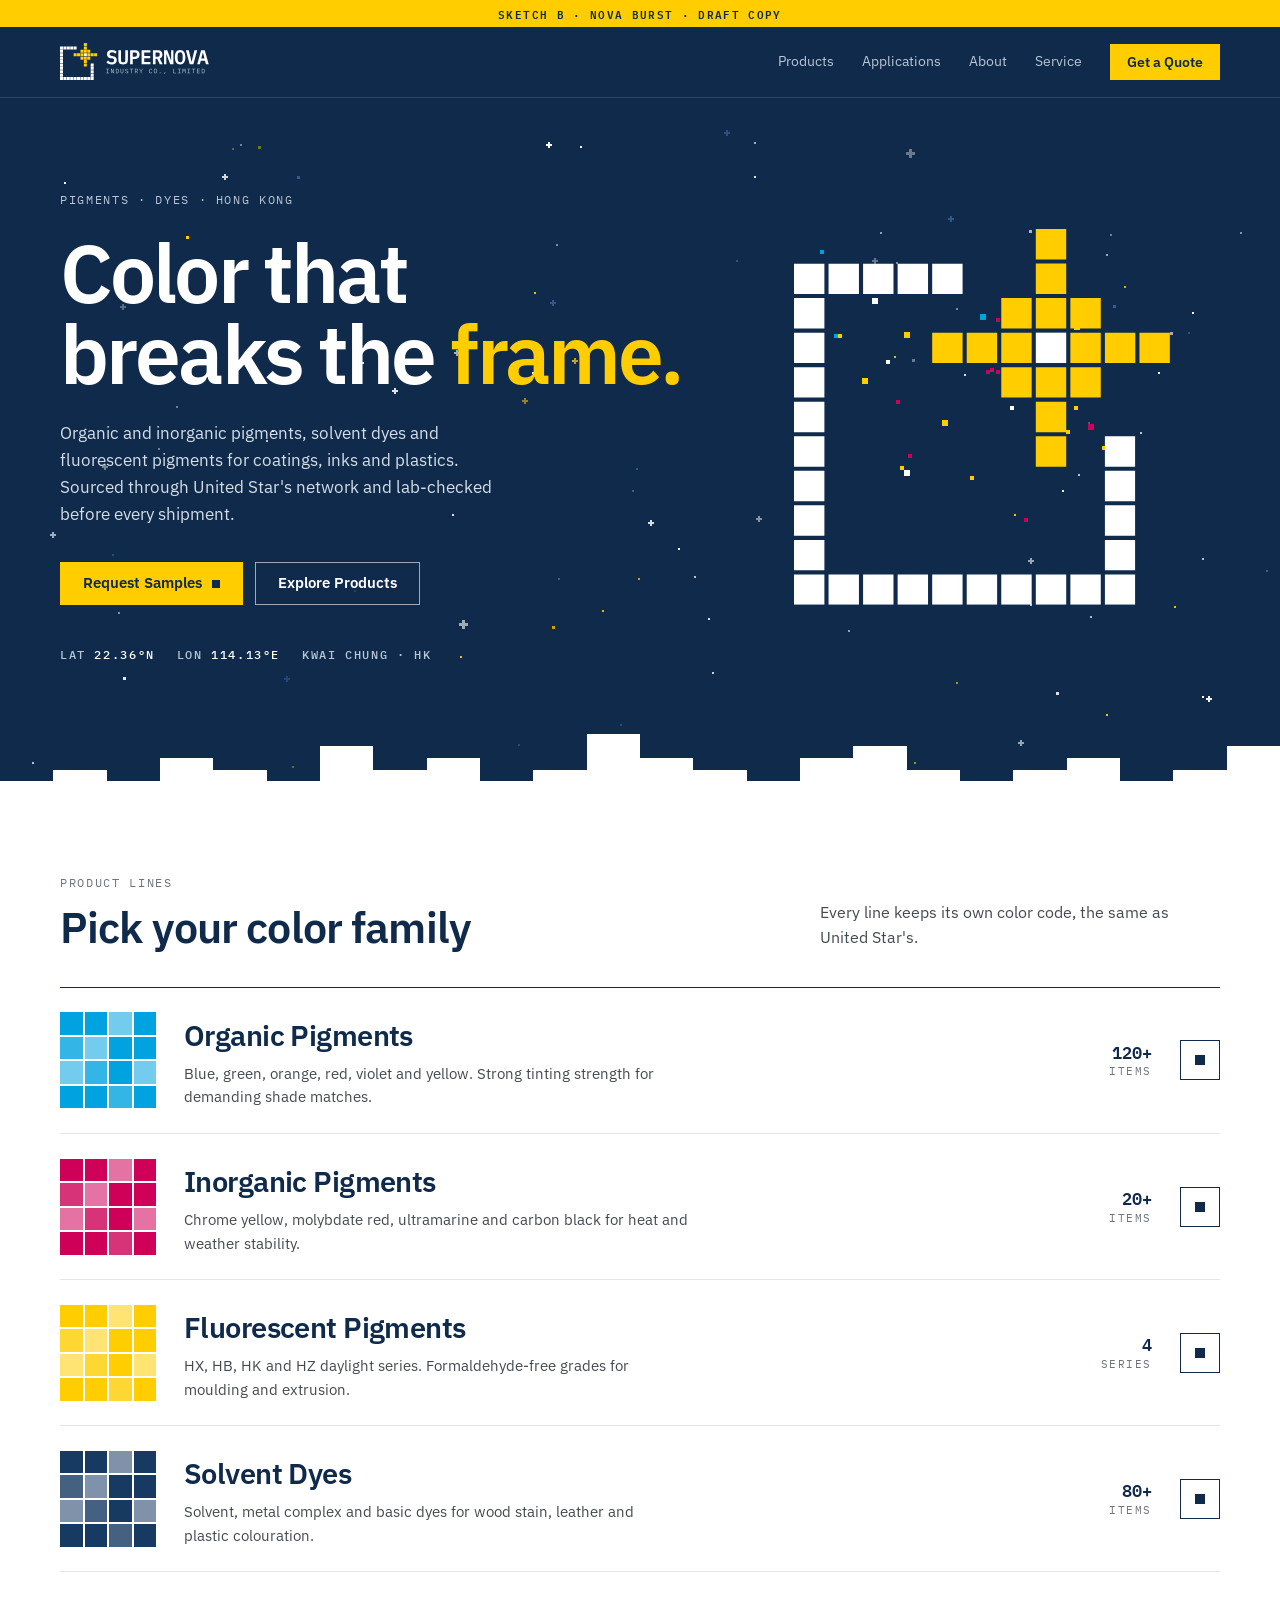
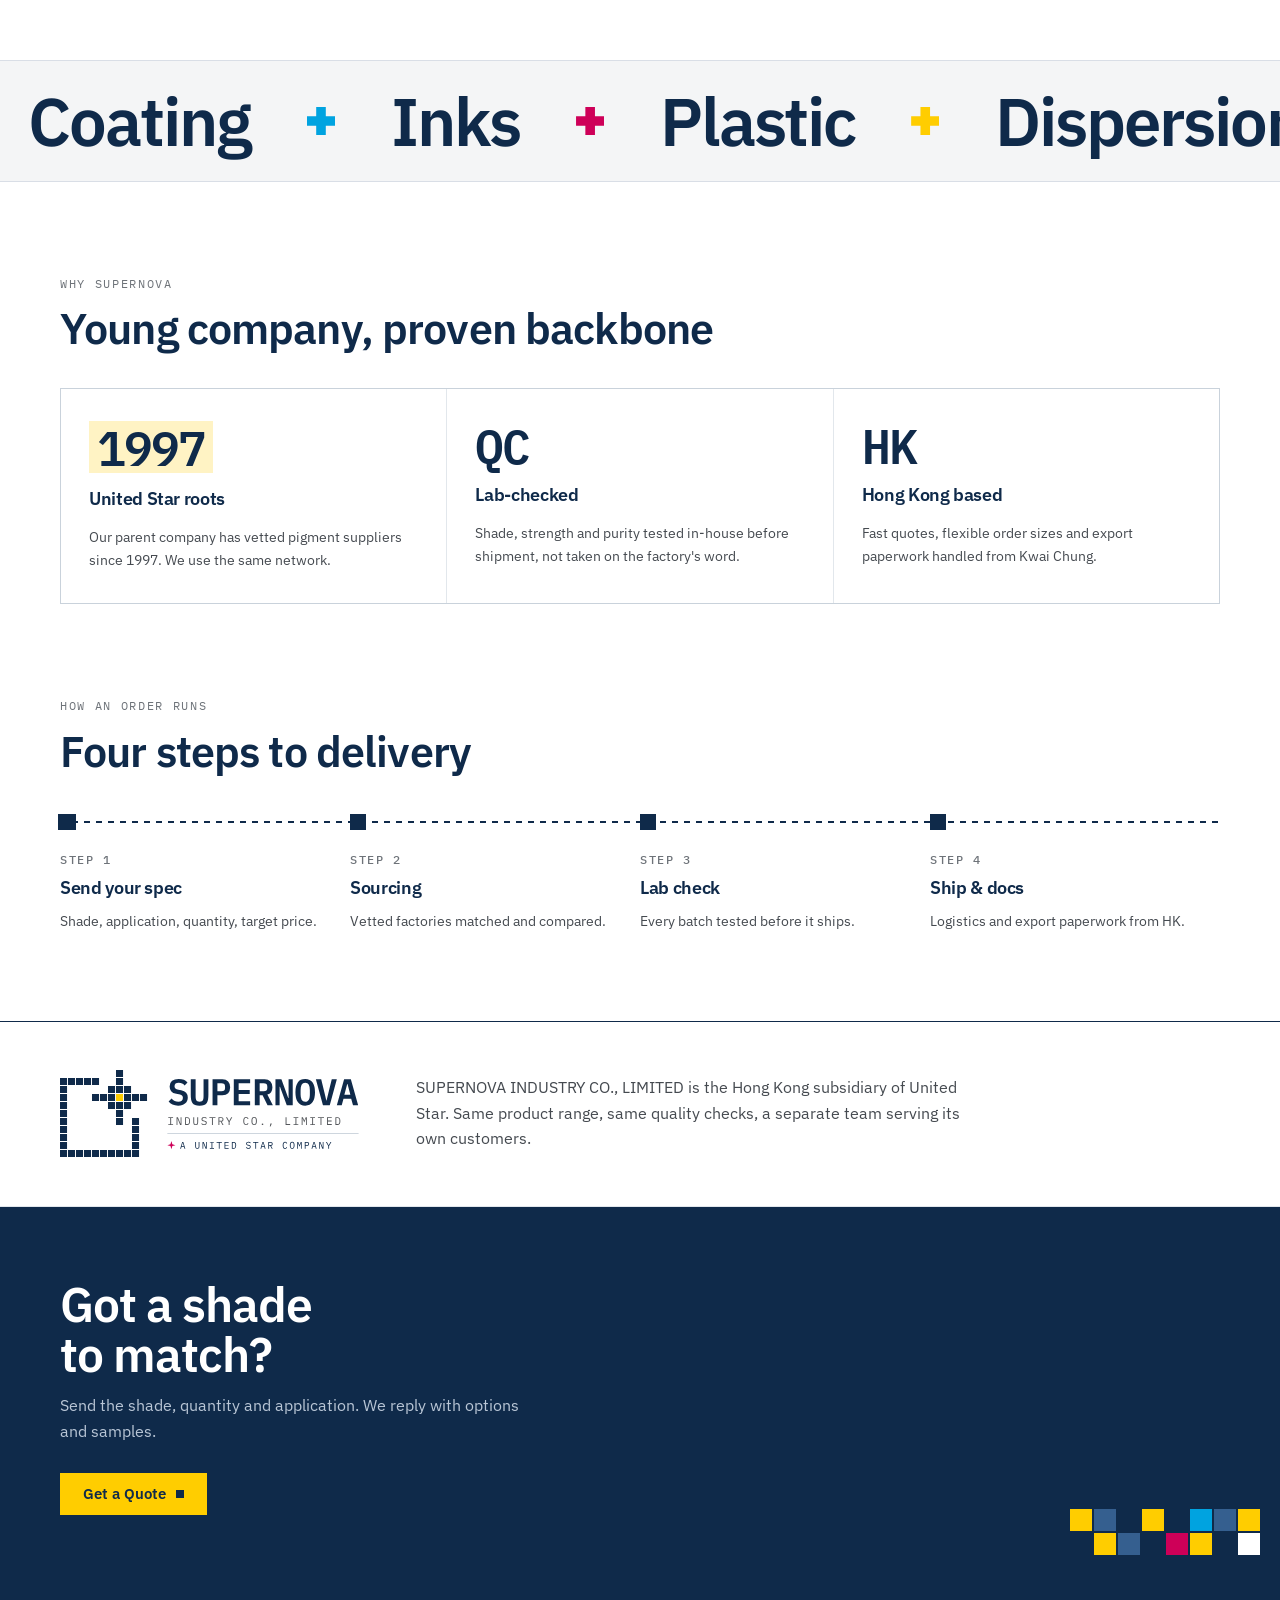
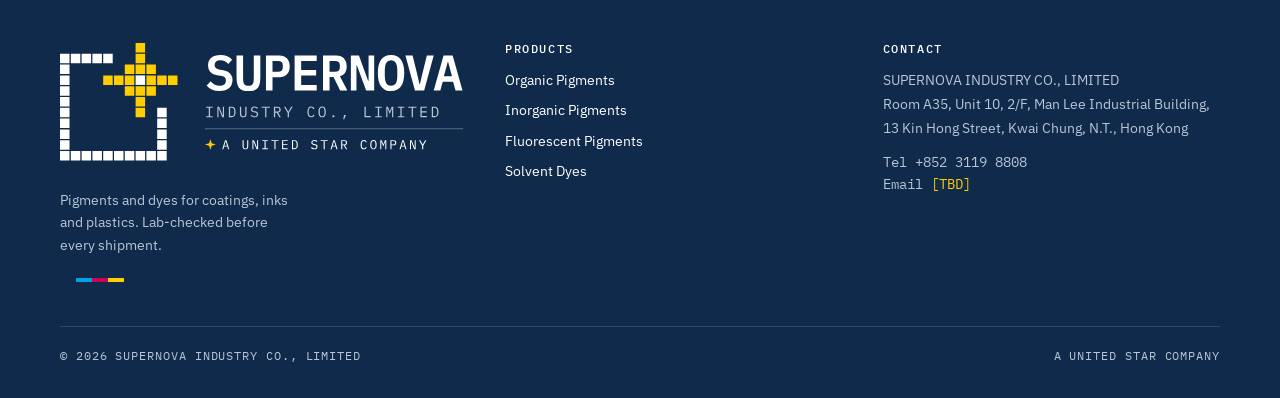
<file: website/homepage-sketches/supernova-home-b-nova-burst.html>
<!doctype html><html lang="en"><head><meta charset="utf-8"><meta name="viewport" content="width=device-width,initial-scale=1,viewport-fit=cover"></head><body>
<title>SUPERNOVA Homepage B</title>
<meta name="claude:viewport-fit-sides" content="cover">
<link rel="preconnect" href="https://fonts.googleapis.com"><link rel="preconnect" href="https://fonts.gstatic.com" crossorigin>
<link rel="stylesheet" href="https://fonts.googleapis.com/css2?family=IBM+Plex+Mono:wght@400;500;600&family=IBM+Plex+Sans:wght@400;500;600&display=swap">
<style>
/* SUPERNOVA VI v1.0 tokens — single brand theme (white page, navy bands) */
:root{
  --navy:#0F2A4A; --yellow:#FFCD00; --cyan:#00A3E0; --magenta:#CE0058; --solvent:#173A63;
  --white:#FFFFFF; --mist:#F4F5F6; --line:#D9DEE6; --grey:#6E7379; --graphite:#454A50; --ink:#161815;
  --steel:#355F8F; --hl:#FFF3C4; --on-navy:#B9C6D6;
  --hair:rgba(23,58,99,.12);
  --mono:'IBM Plex Mono',ui-monospace,monospace;
  --sans:'IBM Plex Sans',system-ui,sans-serif;
  color-scheme:light;
}
*,*::before,*::after{box-sizing:border-box}
html{scroll-behavior:smooth}
body{margin:0;background:var(--white);color:var(--ink);font-family:var(--sans);font-size:16px;line-height:1.6;-webkit-font-smoothing:antialiased;overflow-x:hidden}
body::before{content:"";position:fixed;inset:0 0 auto;height:env(safe-area-inset-top,0px);z-index:60;background:var(--topband,var(--white))}
a{color:var(--navy)}
img,svg{max-width:100%}
.wrap{max-width:1200px;margin:0 auto;padding-left:max(20px,env(safe-area-inset-left,0px));padding-right:max(20px,env(safe-area-inset-right,0px))}
.label{font-family:var(--mono);font-size:.74rem;letter-spacing:.14em;text-transform:uppercase;color:var(--grey)}
h1,h2,h3{letter-spacing:-.02em;font-weight:600;color:var(--navy);text-wrap:balance;margin:0}
p{margin:0;text-wrap:pretty}
.data{font-family:var(--mono);font-variant-numeric:tabular-nums}
.btn{white-space:nowrap;display:inline-flex;align-items:center;gap:10px;padding:13px 22px;font:600 .92rem/1 var(--sans);text-decoration:none;border:1.5px solid var(--navy);border-radius:0;cursor:pointer;transition:background .15s,color .15s,border-color .15s,transform .15s}
.btn-solid{background:var(--navy);color:var(--white)}
.btn-solid:hover{background:var(--magenta);border-color:var(--magenta);color:var(--white)}
.btn-line{background:transparent;color:var(--navy)}
.btn-line:hover{background:var(--navy);color:var(--white)}
.btn-yellow{background:var(--yellow);border-color:var(--yellow);color:var(--navy)}
.btn-yellow:hover{background:var(--white);border-color:var(--white);color:var(--navy)}
.btn .px{width:8px;height:8px;background:currentColor;display:inline-block;transition:transform .2s}
.btn:hover .px{transform:translateX(4px)}
:focus-visible{outline:3px solid var(--yellow);outline-offset:2px}
.cmyk{display:inline-grid;grid-template-columns:repeat(4,1fr);gap:0;width:64px;height:4px}
.cmyk i:nth-child(1){background:var(--navy)}.cmyk i:nth-child(2){background:var(--cyan)}.cmyk i:nth-child(3){background:var(--magenta)}.cmyk i:nth-child(4){background:var(--yellow)}
/* pixel blocks 8x2 (VI §5) */
.pxblocks{display:grid;grid-template-columns:repeat(8,var(--pb,10px));grid-auto-rows:var(--pb,10px);gap:2px}
.pxblocks i{display:block}
.pxblocks .y{background:var(--yellow)}.pxblocks .n{background:var(--navy)}.pxblocks .c{background:var(--cyan)}.pxblocks .m{background:var(--magenta)}.pxblocks .s{background:var(--steel)}.pxblocks .w{background:var(--white)}
/* header */
.site-header{position:sticky;top:env(safe-area-inset-top,0px);z-index:50;background:var(--hdr-bg,var(--white));border-bottom:1px solid var(--hdr-line,var(--hair))}
.hdr{display:flex;align-items:center;justify-content:space-between;gap:24px;padding-block:16px}
.hdr .logo{display:block;width:150px;line-height:0}
.hdr .logo svg{width:100%;height:auto;display:block}
.nav{display:flex;align-items:center;gap:28px}
.nav a{font-size:.9rem;text-decoration:none;color:var(--nav-fg,var(--graphite));padding:4px 0;border-bottom:2px solid transparent;transition:color .15s,border-color .15s}
.nav a:hover{color:var(--nav-hover,var(--navy));border-color:var(--yellow)}
.nav .btn{padding:10px 16px;border-bottom-width:1.5px}
.nav .btn-solid{color:var(--white)}.nav .btn-solid:hover{color:var(--white);border-color:var(--magenta)}
.nav .btn-yellow{color:var(--navy)}.nav .btn-yellow:hover{color:var(--navy);border-color:var(--white)}
.menu-btn{display:none;width:44px;height:44px;border:1.5px solid var(--nav-btn,var(--navy));background:transparent;cursor:pointer;padding:0;place-items:center}
.menu-btn span{display:grid;grid-template-columns:repeat(3,5px);gap:3px}
.menu-btn span i{width:5px;height:5px;background:var(--nav-btn,var(--navy));transition:transform .2s,opacity .2s}
.menu-btn[aria-expanded="true"] span i:nth-child(2n){opacity:0}
@media (max-width:880px){
  .menu-btn{display:grid}
  .nav{position:absolute;left:0;right:0;top:100%;flex-direction:column;align-items:stretch;gap:0;background:var(--hdr-bg,var(--white));border-bottom:1.5px solid var(--navy);padding:8px max(20px,env(safe-area-inset-right,0px)) 20px max(20px,env(safe-area-inset-left,0px));display:none}
  .nav.open{display:flex;animation:drop .25s steps(5)}
  .nav a{padding:14px 0;border-bottom:1px solid var(--hdr-line,var(--hair));font-size:1rem}
  .nav .btn{margin-top:14px;justify-content:center;padding:14px}
  .hdr .logo{width:132px}
}
@keyframes drop{from{clip-path:inset(0 0 100% 0)}to{clip-path:inset(0 0 0 0)}}
/* footer */
.site-footer{background:var(--navy);color:var(--on-navy);padding-block:56px 32px;font-size:.88rem}
.ft{display:grid;grid-template-columns:1.2fr 1fr 1fr;gap:40px}
.ft .logo{width:220px;line-height:0}
.ft .logo svg{width:100%;height:auto}
.ft h4{font:500 .72rem/1 var(--mono);letter-spacing:.14em;text-transform:uppercase;color:var(--white);margin:0 0 14px}
.ft a{color:var(--white);text-decoration:none}
.ft a:hover{color:var(--yellow)}
.ft ul{list-style:none;margin:0;padding:0;display:grid;gap:8px}
.ft address{font-style:normal;line-height:1.7}
.ft .tbd{font-family:var(--mono);color:var(--yellow)}
.ft-base{display:flex;justify-content:space-between;align-items:center;gap:16px;flex-wrap:wrap;margin-top:44px;padding-top:20px;border-top:1px solid rgba(255,255,255,.14);font-family:var(--mono);font-size:.72rem;letter-spacing:.08em}
@media (max-width:760px){.ft{grid-template-columns:1fr;gap:32px}.ft ul{gap:0}.ft ul a{display:flex;align-items:center;min-height:44px;border-bottom:1px solid rgba(255,255,255,.08)}}
.draft-note{font-family:var(--mono);font-size:.7rem;letter-spacing:.08em;color:var(--navy);background:var(--hl);padding:6px 10px;display:inline-block}
@media (prefers-reduced-motion:reduce){*,*::before,*::after{animation-duration:.001ms!important;animation-iteration-count:1!important;transition-duration:.001ms!important;scroll-behavior:auto!important}}

/* Direction B · Nova Burst — navy night-sky hero, the star breaks out of its frame and throws pixels */
:root{--topband:var(--navy);--hdr-bg:var(--navy);--hdr-line:rgba(255,255,255,.12);--nav-fg:var(--on-navy);--nav-hover:var(--white);--nav-btn:var(--white)}
.ver{background:var(--yellow);color:var(--navy);font:600 .7rem/1 var(--mono);letter-spacing:.12em;text-align:center;padding:8px 16px}
.hero{position:relative;background:var(--navy);color:var(--white);overflow:hidden}
.hero canvas{position:absolute;inset:0;width:100%;height:100%;display:block}
.hero-in{position:relative;display:grid;grid-template-columns:1.15fr .85fr;gap:48px;align-items:center;padding-block:88px 120px}
.hero-in>*{min-width:0}
.hero .label{color:var(--on-navy)}
.hero h1{color:var(--white);font-size:clamp(2.6rem,6.4vw,5.2rem);line-height:.98;margin:22px 0 26px;letter-spacing:-.035em}
.hero h1 .y{color:var(--yellow)}
.hero .lede{color:#D5DEE8;font-size:1.06rem;max-width:46ch;margin-bottom:34px}
.hero .btn-line{color:var(--white);border-color:rgba(255,255,255,.6)}
.hero .btn-line:hover{background:var(--white);color:var(--navy)}
.cta{display:flex;gap:12px;flex-wrap:wrap}
.coords{display:flex;gap:22px;flex-wrap:wrap;margin-top:44px;font:500 .72rem/1 var(--mono);letter-spacing:.14em;color:var(--on-navy)}
.coords b{color:var(--white);font-weight:500}
.mark{position:relative;width:min(380px,100%);justify-self:center;aspect-ratio:1}
.mark svg{width:100%;height:100%;overflow:visible}
.mark .st{transform-box:fill-box;transform-origin:50% 50%}
.mark.burst .st{animation:breakout .9s cubic-bezier(.2,1.8,.35,1)}
.mark.burst .co{animation:flash .9s steps(3)}
@keyframes breakout{0%{transform:none}35%{transform:translate(3px,-3px)}100%{transform:none}}
@keyframes flash{0%,100%{fill:#FFFFFF}50%{fill:#FFCD00}}
.mark .fr{animation:frame-in 1s steps(6) both}
@keyframes frame-in{from{clip-path:inset(0 100% 0 0)}to{clip-path:inset(0 0 0 0)}}
.stairs{position:absolute;left:0;right:0;bottom:-1px;display:grid;grid-template-columns:repeat(24,1fr);align-items:end;height:48px;pointer-events:none}
.stairs i{background:var(--white);height:var(--h)}
/* product levels */
.sec{padding-block:88px}
.sec-head{display:flex;justify-content:space-between;align-items:end;gap:24px;flex-wrap:wrap;margin-bottom:36px}
.sec-head h2{font-size:clamp(1.9rem,3.6vw,2.7rem);line-height:1.08;margin-top:10px}
.sec-head p{color:var(--graphite);max-width:40ch}
.levels{border-top:1.5px solid var(--navy)}
.level{display:grid;grid-template-columns:96px 1fr auto 40px;gap:28px;align-items:center;padding-block:24px;border-bottom:1px solid var(--hair);text-decoration:none;color:inherit;transition:padding .25s,background .25s}
.level>*{min-width:0}
.level:hover{padding-left:16px;background:var(--mist)}
.blk{width:96px;height:96px;display:grid;grid-template-columns:repeat(4,1fr);gap:2px}
.blk i{background:var(--c);transition:transform .3s,opacity .3s}
.blk i:nth-child(3n){opacity:.55}.blk i:nth-child(5n){opacity:.8}
.level:hover .blk i{animation:shimmer .6s steps(3) both;animation-delay:calc(var(--k)*30ms)}
@keyframes shimmer{50%{transform:scale(.6)}}
.level h3{font-size:clamp(1.3rem,2.4vw,1.8rem)}
.level p{color:var(--graphite);font-size:.92rem;margin-top:4px;max-width:56ch}
.level .cnt{font:600 1.05rem/1 var(--mono);color:var(--navy);text-align:right;white-space:nowrap}
.level .cnt small{display:block;font-weight:400;font-size:.68rem;letter-spacing:.14em;color:var(--grey);margin-top:6px}
.level .arw{width:40px;height:40px;display:grid;place-items:center;border:1.5px solid var(--navy);transition:background .2s}
.level .arw::before{content:"";width:10px;height:10px;background:var(--navy);transition:background .2s}
.level:hover .arw{background:var(--navy)}.level:hover .arw::before{background:var(--yellow)}
/* big marquee */
.marq{background:var(--mist);overflow:hidden;padding-block:26px;border-block:1px solid var(--line)}
.marq-track{display:flex;width:max-content;animation:tick 30s linear infinite}
.marq span{font:600 clamp(2rem,6vw,4.2rem)/1 var(--sans);letter-spacing:-.03em;color:var(--navy);padding-inline:28px;display:flex;align-items:center;gap:56px;white-space:nowrap}
.marq span::after{content:"";width:.42em;height:.42em;background:var(--c);flex-shrink:0;clip-path:polygon(33% 0,67% 0,67% 33%,100% 33%,100% 67%,67% 67%,67% 100%,33% 100%,33% 67%,0 67%,0 33%,33% 33%)}
@keyframes tick{to{transform:translateX(-50%)}}
/* why */
.why{display:grid;grid-template-columns:repeat(3,1fr);gap:1px;background:var(--hair);border:1px solid var(--hair)}
.why>div{background:var(--white);padding:32px 28px;display:grid;gap:12px;align-content:start;min-width:0}
.why b{font:600 3rem/1 var(--mono);color:var(--navy);letter-spacing:-.04em}
.why b.k{background:var(--hl);justify-self:start;padding:2px 8px}
.why h3{font-size:1.1rem}.why p{font-size:.9rem;color:var(--graphite)}
/* process */
.proc{display:grid;grid-template-columns:repeat(4,1fr);gap:0;position:relative}
.proc::before{content:"";position:absolute;left:0;right:0;top:11px;height:2px;background:repeating-linear-gradient(90deg,var(--navy) 0 6px,transparent 6px 12px)}
.runner{position:absolute;top:6px;left:0;width:12px;height:12px;background:var(--yellow);outline:2px solid var(--navy);animation:run 6s steps(48) infinite}
@keyframes run{to{left:calc(100% - 12px)}}
.pstep{position:relative;padding:44px 24px 0 0;display:grid;gap:8px}
.pstep::before{content:"";position:absolute;top:4px;left:0;width:16px;height:16px;background:var(--navy)}
.pstep .n{font:500 .72rem/1 var(--mono);letter-spacing:.14em;color:var(--grey)}
.pstep h3{font-size:1.1rem}.pstep p{font-size:.88rem;color:var(--graphite)}
.parent{border-top:1.5px solid var(--navy);border-bottom:1px solid var(--hair);padding-block:48px}
.parent-in{display:grid;grid-template-columns:auto 1fr;gap:56px;align-items:center}
.parent-in>*{min-width:0}
.parent .logo-std{width:300px;line-height:0}
.parent p{color:var(--graphite);max-width:60ch}
.cta-band{background:var(--navy);color:var(--white);padding-block:72px;position:relative;overflow:hidden}
.cta-band h2{color:var(--white);font-size:clamp(1.8rem,4vw,3rem);line-height:1.05;max-width:16ch}
.cta-band p{color:var(--on-navy);margin:14px 0 28px;max-width:48ch}
.cta-band .pxblocks{--pb:clamp(10px,2.4vw,22px);position:absolute;right:max(20px,env(safe-area-inset-right,0px));bottom:32px}
@media (max-width:960px){
  .hero-in{grid-template-columns:1fr;padding-block:48px 96px;gap:36px}
  .mark{width:min(260px,70%);order:-1;justify-self:start}
  .why{grid-template-columns:1fr}
  .proc{grid-template-columns:1fr 1fr;row-gap:36px}
  .proc::before,.runner{display:none}
  .parent-in{grid-template-columns:1fr;gap:24px}
}
@media (max-width:600px){
  .sec{padding-block:60px}
  .level{grid-template-columns:56px 1fr;gap:16px}
  .blk{width:56px;height:56px}
  .level .cnt{grid-column:2;text-align:left}
  .level .cnt small{display:inline;margin-left:8px}
  .level .arw{display:none}
  .proc{grid-template-columns:1fr}
  .parent .logo-std{width:240px}
  .cta-band .pxblocks{position:static;margin-top:32px}
  .cta .btn{flex:1;justify-content:center}
}
</style>
<div class="ver">SKETCH B · NOVA BURST · DRAFT COPY</div>
<header class="site-header" id="top">
  <div class="wrap hdr">
    <a class="logo" href="#top" aria-label="SUPERNOVA home"><svg xmlns="http://www.w3.org/2000/svg" viewBox="0 -2 264 66"><path d="M0 4h5.28v5.28h-5.28zM6 4h5.28v5.28h-5.28zM12 4h5.28v5.28h-5.28zM18 4h5.28v5.28h-5.28zM24 4h5.28v5.28h-5.28zM0 58h5.28v5.28h-5.28zM6 58h5.28v5.28h-5.28zM12 58h5.28v5.28h-5.28zM18 58h5.28v5.28h-5.28zM24 58h5.28v5.28h-5.28zM30 58h5.28v5.28h-5.28zM36 58h5.28v5.28h-5.28zM42 58h5.28v5.28h-5.28zM48 58h5.28v5.28h-5.28zM54 58h5.28v5.28h-5.28zM0 10h5.28v5.28h-5.28zM0 16h5.28v5.28h-5.28zM0 22h5.28v5.28h-5.28zM0 28h5.28v5.28h-5.28zM0 34h5.28v5.28h-5.28zM0 40h5.28v5.28h-5.28zM0 46h5.28v5.28h-5.28zM0 52h5.28v5.28h-5.28zM54 34h5.28v5.28h-5.28zM54 40h5.28v5.28h-5.28zM54 46h5.28v5.28h-5.28zM54 52h5.28v5.28h-5.28z" fill="#FFFFFF"></path><path d="M42 -2h5.28v5.28h-5.28zM42 4h5.28v5.28h-5.28zM36 10h5.28v5.28h-5.28zM42 10h5.28v5.28h-5.28zM48 10h5.28v5.28h-5.28zM24 16h5.28v5.28h-5.28zM30 16h5.28v5.28h-5.28zM36 16h5.28v5.28h-5.28zM48 16h5.28v5.28h-5.28zM54 16h5.28v5.28h-5.28zM60 16h5.28v5.28h-5.28zM36 22h5.28v5.28h-5.28zM42 22h5.28v5.28h-5.28zM48 22h5.28v5.28h-5.28zM42 28h5.28v5.28h-5.28zM42 34h5.28v5.28h-5.28z" fill="#FFCD00"></path><path d="M42 16h5.28v5.28h-5.28z" fill="#FFFFFF"></path><path d="M90.778 35.822L90.778 35.822Q87.610 35.822 85.375 34.731Q83.140 33.640 81.732 31.845L81.732 31.845L84.513 28.958Q85.886 30.542 87.487 31.299Q89.089 32.056 90.919 32.056L90.919 32.056Q93.031 32.056 94.158 31.106Q95.284 30.155 95.284 28.360L95.284 28.360Q95.284 26.882 94.439 26.125Q93.594 25.368 91.588 25.051L91.588 25.051L88.983 24.629Q85.569 24.030 84.126 22.147Q82.682 20.264 82.682 17.694L82.682 17.694Q82.682 14.174 84.970 12.291Q87.258 10.408 91.306 10.408L91.306 10.408Q94.193 10.408 96.287 11.323Q98.382 12.238 99.649 13.822L99.649 13.822L96.938 16.709Q95.953 15.547 94.580 14.861Q93.207 14.174 91.342 14.174L91.342 14.174Q87.329 14.174 87.329 17.483L87.329 17.483Q87.329 18.891 88.174 19.630Q89.018 20.370 91.060 20.722L91.060 20.722L93.630 21.179Q96.833 21.778 98.382 23.538Q99.930 25.298 99.930 28.043L99.930 28.043Q99.930 29.768 99.332 31.194Q98.734 32.619 97.572 33.658Q96.410 34.696 94.703 35.259Q92.996 35.822 90.778 35.822ZM102.746 10.830L107.358 10.830L107.358 26.142Q107.358 27.515 107.446 28.606Q107.534 29.698 107.903 30.454Q108.273 31.211 109.030 31.634Q109.786 32.056 111.124 32.056L111.124 32.056Q112.462 32.056 113.218 31.634Q113.975 31.211 114.345 30.454Q114.714 29.698 114.802 28.606Q114.890 27.515 114.890 26.142L114.890 26.142L114.890 10.830L119.502 10.830L119.502 25.438Q119.502 28.043 119.185 29.979Q118.868 31.915 117.953 33.218Q117.038 34.520 115.401 35.171Q113.764 35.822 111.124 35.822L111.124 35.822Q108.484 35.822 106.847 35.171Q105.210 34.520 104.295 33.218Q103.380 31.915 103.063 29.979Q102.746 28.043 102.746 25.438L102.746 25.438L102.746 10.830ZM128.055 35.400L123.444 35.400L123.444 10.830L132.772 10.830Q136.362 10.830 138.263 12.872Q140.164 14.914 140.164 18.434L140.164 18.434Q140.164 21.954 138.263 23.995Q136.362 26.037 132.772 26.037L132.772 26.037L128.055 26.037L128.055 35.400ZM128.055 14.597L128.055 22.270L131.822 22.270Q133.687 22.270 134.497 21.514Q135.306 20.757 135.306 19.102L135.306 19.102L135.306 17.765Q135.306 16.110 134.497 15.354Q133.687 14.597 131.822 14.597L131.822 14.597L128.055 14.597ZM159.137 35.400L143.614 35.400L143.614 10.830L159.137 10.830L159.137 14.632L148.225 14.632L148.225 21.038L158.750 21.038L158.750 24.840L148.225 24.840L148.225 31.598L159.137 31.598L159.137 35.400ZM168.183 25.861L168.183 35.400L163.572 35.400L163.572 10.830L172.900 10.830Q176.490 10.830 178.391 12.872Q180.292 14.914 180.292 18.434L180.292 18.434Q180.292 21.144 179.042 22.992Q177.793 24.840 175.470 25.333L175.470 25.333L180.714 35.400L175.646 35.400L170.964 25.861L168.183 25.861ZM168.183 22.270L171.950 22.270Q173.815 22.270 174.625 21.514Q175.434 20.757 175.434 19.102L175.434 19.102L175.434 17.765Q175.434 16.110 174.625 15.354Q173.815 14.597 171.950 14.597L171.950 14.597L168.183 14.597L168.183 22.270ZM193.914 35.400L187.473 17.765L187.121 17.765L187.121 35.400L183.178 35.400L183.178 10.830L188.846 10.830L195.287 28.466L195.639 28.466L195.639 10.830L199.582 10.830L199.582 35.400L193.914 35.400ZM211.444 35.822L211.444 35.822Q209.050 35.822 207.290 34.960Q205.530 34.098 204.386 32.478Q203.242 30.859 202.697 28.501Q202.151 26.142 202.151 23.115L202.151 23.115Q202.151 20.123 202.697 17.747Q203.242 15.371 204.386 13.752Q205.530 12.133 207.290 11.270Q209.050 10.408 211.444 10.408L211.444 10.408Q216.231 10.408 218.484 13.752Q220.737 17.096 220.737 23.115L220.737 23.115Q220.737 29.134 218.484 32.478Q216.231 35.822 211.444 35.822ZM211.444 32.056L211.444 32.056Q212.676 32.056 213.521 31.581Q214.366 31.106 214.876 30.226Q215.386 29.346 215.615 28.061Q215.844 26.776 215.844 25.192L215.844 25.192L215.844 21.003Q215.844 17.835 214.876 16.005Q213.908 14.174 211.444 14.174L211.444 14.174Q208.980 14.174 208.012 16.005Q207.044 17.835 207.044 21.003L207.044 21.003L207.044 25.227Q207.044 28.395 208.012 30.226Q208.980 32.056 211.444 32.056ZM234.746 35.400L228.270 35.400L221.546 10.830L226.615 10.830L229.678 23.256L231.473 31L231.719 31L233.550 23.256L236.647 10.830L241.470 10.830L234.746 35.400ZM261.710 35.400L256.817 35.400L255.092 29.170L247.806 29.170L246.116 35.400L241.470 35.400L248.369 10.830L254.775 10.830L261.710 35.400ZM254.318 25.403L251.607 15.371L251.326 15.371L248.615 25.403L254.318 25.403Z" fill="#FFFFFF"></path><path d="M86.279 51.200L81.441 51.200L81.441 50.450L83.390 50.450L83.390 44.133L81.441 44.133L81.441 43.382L86.279 43.382L86.279 44.133L84.330 44.133L84.330 50.450L86.279 50.450L86.279 51.200ZM93.391 51.200L90.726 44.614L90.647 44.614L90.647 51.200L89.796 51.200L89.796 43.382L91.129 43.382L93.794 49.968L93.873 49.968L93.873 43.382L94.724 43.382L94.724 51.200L93.391 51.200ZM98.364 51.200L98.364 43.382L100.548 43.382Q101.982 43.382 102.687 44.368Q103.393 45.354 103.393 47.291L103.393 47.291Q103.393 49.229 102.687 50.214Q101.982 51.200 100.548 51.200L100.548 51.200L98.364 51.200ZM99.305 50.382L100.503 50.382Q101.444 50.382 101.920 49.733Q102.396 49.083 102.396 47.896L102.396 47.896L102.396 46.686Q102.396 45.499 101.920 44.850Q101.444 44.200 100.503 44.200L100.503 44.200L99.305 44.200L99.305 50.382ZM106.596 43.382L107.537 43.382L107.537 48.075Q107.537 48.646 107.570 49.094Q107.604 49.542 107.750 49.862Q107.895 50.181 108.203 50.349Q108.511 50.517 109.060 50.517L109.060 50.517Q109.609 50.517 109.917 50.349Q110.225 50.181 110.370 49.862Q110.516 49.542 110.550 49.094Q110.583 48.646 110.583 48.075L110.583 48.075L110.583 43.382L111.524 43.382L111.524 47.851Q111.524 48.725 111.440 49.374Q111.356 50.024 111.093 50.461Q110.830 50.898 110.342 51.116Q109.855 51.334 109.060 51.334L109.060 51.334Q108.265 51.334 107.778 51.116Q107.290 50.898 107.027 50.461Q106.764 50.024 106.680 49.374Q106.596 48.725 106.596 47.851L106.596 47.851L106.596 43.382ZM117.438 51.334L117.438 51.334Q116.385 51.334 115.713 50.948Q115.041 50.562 114.604 49.957L114.604 49.957L115.287 49.397Q115.746 49.968 116.256 50.248Q116.766 50.528 117.471 50.528L117.471 50.528Q118.322 50.528 118.770 50.136Q119.218 49.744 119.218 49.038L119.218 49.038Q119.218 48.467 118.894 48.148Q118.569 47.829 117.762 47.694L117.762 47.694L116.889 47.549Q116.318 47.448 115.931 47.246Q115.545 47.045 115.310 46.759Q115.074 46.474 114.974 46.132Q114.873 45.790 114.873 45.421L114.873 45.421Q114.873 44.346 115.578 43.797Q116.284 43.248 117.482 43.248L117.482 43.248Q118.423 43.248 119.067 43.562Q119.711 43.875 120.103 44.446L120.103 44.446L119.442 45.018Q119.118 44.592 118.658 44.323Q118.199 44.054 117.471 44.054L117.471 44.054Q116.676 44.054 116.250 44.390Q115.825 44.726 115.825 45.398L115.825 45.398Q115.825 45.925 116.144 46.255Q116.463 46.586 117.292 46.731L117.292 46.731L118.132 46.877Q118.703 46.978 119.095 47.179Q119.487 47.381 119.728 47.661Q119.969 47.941 120.070 48.288Q120.170 48.635 120.170 49.016L120.170 49.016Q120.170 50.102 119.459 50.718Q118.748 51.334 117.438 51.334ZM128.940 44.200L126.330 44.200L126.330 51.200L125.390 51.200L125.390 44.200L122.780 44.200L122.780 43.382L128.940 43.382L128.940 44.200ZM132.849 47.862L132.849 51.200L131.908 51.200L131.908 43.382L134.753 43.382Q135.839 43.382 136.410 43.976Q136.982 44.570 136.982 45.634L136.982 45.634Q136.982 46.586 136.489 47.157Q135.996 47.728 135.055 47.818L135.055 47.818L137.049 51.200L135.996 51.200L134.092 47.862L132.849 47.862ZM132.849 47.067L134.730 47.067Q135.324 47.067 135.654 46.770Q135.985 46.474 135.985 45.925L135.985 45.925L135.985 45.342Q135.985 44.794 135.654 44.497Q135.324 44.200 134.730 44.200L134.730 44.200L132.849 44.200L132.849 47.067ZM143.130 51.200L142.190 51.200L142.190 48.131L139.490 43.382L140.566 43.382L141.686 45.421L142.638 47.202L142.682 47.202L143.657 45.421L144.777 43.382L145.830 43.382L143.130 48.131L143.130 51.200ZM159.718 51.334L159.718 51.334Q158.284 51.334 157.584 50.293Q156.884 49.251 156.884 47.291L156.884 47.291Q156.884 45.331 157.584 44.290Q158.284 43.248 159.718 43.248L159.718 43.248Q160.255 43.248 160.647 43.394Q161.039 43.539 161.319 43.786Q161.599 44.032 161.790 44.340Q161.980 44.648 162.126 44.962L162.126 44.962L161.319 45.331Q161.218 45.074 161.084 44.844Q160.950 44.614 160.765 44.441Q160.580 44.267 160.328 44.166Q160.076 44.066 159.718 44.066L159.718 44.066Q158.788 44.066 158.334 44.771Q157.881 45.477 157.881 46.653L157.881 46.653L157.881 47.930Q157.881 49.106 158.334 49.811Q158.788 50.517 159.718 50.517L159.718 50.517Q160.076 50.517 160.328 50.416Q160.580 50.315 160.765 50.142Q160.950 49.968 161.084 49.738Q161.218 49.509 161.319 49.251L161.319 49.251L162.126 49.621Q161.980 49.946 161.790 50.248Q161.599 50.550 161.319 50.797Q161.039 51.043 160.647 51.189Q160.255 51.334 159.718 51.334ZM167.860 51.334L167.860 51.334Q167.143 51.334 166.628 51.060Q166.113 50.786 165.777 50.270Q165.441 49.755 165.284 49.005Q165.127 48.254 165.127 47.291L165.127 47.291Q165.127 46.339 165.284 45.583Q165.441 44.827 165.777 44.312Q166.113 43.797 166.628 43.522Q167.143 43.248 167.860 43.248L167.860 43.248Q168.577 43.248 169.092 43.522Q169.607 43.797 169.943 44.312Q170.279 44.827 170.436 45.583Q170.593 46.339 170.593 47.291L170.593 47.291Q170.593 48.254 170.436 49.005Q170.279 49.755 169.943 50.270Q169.607 50.786 169.092 51.060Q168.577 51.334 167.860 51.334ZM167.860 50.517L167.860 50.517Q168.330 50.517 168.655 50.332Q168.980 50.147 169.193 49.811Q169.406 49.475 169.501 48.999Q169.596 48.523 169.596 47.930L169.596 47.930L169.596 46.653Q169.596 46.070 169.501 45.589Q169.406 45.107 169.193 44.771Q168.980 44.435 168.655 44.250Q168.330 44.066 167.860 44.066L167.860 44.066Q167.390 44.066 167.065 44.250Q166.740 44.435 166.527 44.771Q166.314 45.107 166.219 45.589Q166.124 46.070 166.124 46.653L166.124 46.653L166.124 47.930Q166.124 48.523 166.219 48.999Q166.314 49.475 166.527 49.811Q166.740 50.147 167.065 50.332Q167.390 50.517 167.860 50.517ZM176.260 51.301L176.260 51.301Q175.801 51.301 175.616 51.110Q175.431 50.920 175.431 50.629L175.431 50.629L175.431 50.427Q175.431 50.136 175.616 49.946Q175.801 49.755 176.260 49.755L176.260 49.755Q176.719 49.755 176.904 49.946Q177.089 50.136 177.089 50.427L177.089 50.427L177.089 50.629Q177.089 50.920 176.904 51.110Q176.719 51.301 176.260 51.301ZM183.585 52.779L184.178 49.677L185.623 49.677L184.335 52.779L183.585 52.779ZM204.092 51.200L199.444 51.200L199.444 43.382L200.385 43.382L200.385 50.382L204.092 50.382L204.092 51.200ZM212.279 51.200L207.441 51.200L207.441 50.450L209.390 50.450L209.390 44.133L207.441 44.133L207.441 43.382L212.279 43.382L212.279 44.133L210.330 44.133L210.330 50.450L212.279 50.450L212.279 51.200ZM219.996 51.200L219.996 47.280L219.996 44.805L219.906 44.805L218.260 48.826L216.614 44.805L216.524 44.805L216.524 47.280L216.524 51.200L215.662 51.200L215.662 43.382L216.871 43.382L218.249 46.832L218.316 46.832L219.694 43.382L220.858 43.382L220.858 51.200L219.996 51.200ZM229.079 51.200L224.241 51.200L224.241 50.450L226.190 50.450L226.190 44.133L224.241 44.133L224.241 43.382L229.079 43.382L229.079 44.133L227.130 44.133L227.130 50.450L229.079 50.450L229.079 51.200ZM238.140 44.200L235.530 44.200L235.530 51.200L234.590 51.200L234.590 44.200L231.980 44.200L231.980 43.382L238.140 43.382L238.140 44.200ZM245.924 51.200L241.108 51.200L241.108 43.382L245.924 43.382L245.924 44.200L242.049 44.200L242.049 46.832L245.790 46.832L245.790 47.650L242.049 47.650L242.049 50.382L245.924 50.382L245.924 51.200ZM249.564 51.200L249.564 43.382L251.748 43.382Q253.182 43.382 253.887 44.368Q254.593 45.354 254.593 47.291L254.593 47.291Q254.593 49.229 253.887 50.214Q253.182 51.200 251.748 51.200L251.748 51.200L249.564 51.200ZM250.505 50.382L251.703 50.382Q252.644 50.382 253.120 49.733Q253.596 49.083 253.596 47.896L253.596 47.896L253.596 46.686Q253.596 45.499 253.120 44.850Q252.644 44.200 251.703 44.200L251.703 44.200L250.505 44.200L250.505 50.382Z" fill="#B9C6D6"></path></svg></a>
    <button class="menu-btn" type="button" aria-label="Menu" aria-expanded="false" aria-controls="site-nav"><span><i></i><i></i><i></i><i></i><i></i><i></i><i></i><i></i><i></i></span></button>
    <nav class="nav" id="site-nav">
      <a href="#products">Products</a>
      <a href="#applications">Applications</a>
      <a href="#about">About</a>
      <a href="#service">Service</a>
      <a class="btn btn-yellow" href="#contact">Get a Quote</a>
    </nav>
  </div>
</header>

<main>
<section class="hero">
  <canvas id="sky" aria-hidden="true"></canvas>
  <div class="wrap hero-in">
    <div>
      <span class="label">Pigments · Dyes · Hong Kong</span>
      <h1>Color that<br>breaks the <span class="y">frame.</span></h1>
      <p class="lede">Organic and inorganic pigments, solvent dyes and fluorescent pigments for coatings, inks and plastics. Sourced through United Star's network and lab-checked before every shipment.</p>
      <div class="cta"><a class="btn btn-yellow" href="#contact">Request Samples <span class="px"></span></a><a class="btn btn-line" href="#products">Explore Products</a></div>
      <div class="coords"><span>LAT <b>22.36°N</b></span><span>LON <b>114.13°E</b></span><span>KWAI CHUNG · HK</span></div>
    </div>
    <div class="mark" id="mark" aria-hidden="true"><svg xmlns="http://www.w3.org/2000/svg" viewBox="0 -2 66 66"><path class="fr" d="M0 4h5.28v5.28h-5.28zM6 4h5.28v5.28h-5.28zM12 4h5.28v5.28h-5.28zM18 4h5.28v5.28h-5.28zM24 4h5.28v5.28h-5.28zM0 58h5.28v5.28h-5.28zM6 58h5.28v5.28h-5.28zM12 58h5.28v5.28h-5.28zM18 58h5.28v5.28h-5.28zM24 58h5.28v5.28h-5.28zM30 58h5.28v5.28h-5.28zM36 58h5.28v5.28h-5.28zM42 58h5.28v5.28h-5.28zM48 58h5.28v5.28h-5.28zM54 58h5.28v5.28h-5.28zM0 10h5.28v5.28h-5.28zM0 16h5.28v5.28h-5.28zM0 22h5.28v5.28h-5.28zM0 28h5.28v5.28h-5.28zM0 34h5.28v5.28h-5.28zM0 40h5.28v5.28h-5.28zM0 46h5.28v5.28h-5.28zM0 52h5.28v5.28h-5.28zM54 34h5.28v5.28h-5.28zM54 40h5.28v5.28h-5.28zM54 46h5.28v5.28h-5.28zM54 52h5.28v5.28h-5.28z" fill="#FFFFFF"></path><path class="st" d="M42 -2h5.28v5.28h-5.28zM42 4h5.28v5.28h-5.28zM36 10h5.28v5.28h-5.28zM42 10h5.28v5.28h-5.28zM48 10h5.28v5.28h-5.28zM24 16h5.28v5.28h-5.28zM30 16h5.28v5.28h-5.28zM36 16h5.28v5.28h-5.28zM48 16h5.28v5.28h-5.28zM54 16h5.28v5.28h-5.28zM60 16h5.28v5.28h-5.28zM36 22h5.28v5.28h-5.28zM42 22h5.28v5.28h-5.28zM48 22h5.28v5.28h-5.28zM42 28h5.28v5.28h-5.28zM42 34h5.28v5.28h-5.28z" fill="#FFCD00"></path><path class="co" d="M42 16h5.28v5.28h-5.28z" fill="#FFFFFF"></path></svg></div>
  </div>
  <div class="stairs" aria-hidden="true" id="stairs"></div>
</section>
<section class="sec" id="products">
  <div class="wrap">
    <div class="sec-head"><div><span class="label">Product lines</span><h2>Pick your color family</h2></div><p>Every line keeps its own color code, the same as United Star's.</p></div>
    <div class="levels">
      <a class="level" href="#products" style="--c:var(--cyan)"><span class="blk"></span><div><h3>Organic Pigments</h3><p>Blue, green, orange, red, violet and yellow. Strong tinting strength for demanding shade matches.</p></div><span class="cnt">120+<small>ITEMS</small></span><span class="arw"></span></a>
      <a class="level" href="#products" style="--c:var(--magenta)"><span class="blk"></span><div><h3>Inorganic Pigments</h3><p>Chrome yellow, molybdate red, ultramarine and carbon black for heat and weather stability.</p></div><span class="cnt">20+<small>ITEMS</small></span><span class="arw"></span></a>
      <a class="level" href="#products" style="--c:var(--yellow)"><span class="blk"></span><div><h3>Fluorescent Pigments</h3><p>HX, HB, HK and HZ daylight series. Formaldehyde-free grades for moulding and extrusion.</p></div><span class="cnt">4<small>SERIES</small></span><span class="arw"></span></a>
      <a class="level" href="#products" style="--c:var(--solvent)"><span class="blk"></span><div><h3>Solvent Dyes</h3><p>Solvent, metal complex and basic dyes for wood stain, leather and plastic colouration.</p></div><span class="cnt">80+<small>ITEMS</small></span><span class="arw"></span></a>
    </div>
  </div>
</section>
<div class="marq" id="applications" aria-label="Applications: coating, inks, plastic, dispersion">
  <div class="marq-track" aria-hidden="true">
    <span style="--c:var(--cyan)">Coating</span><span style="--c:var(--magenta)">Inks</span><span style="--c:var(--yellow)">Plastic</span><span style="--c:var(--navy)">Dispersion</span>
    <span style="--c:var(--cyan)">Coating</span><span style="--c:var(--magenta)">Inks</span><span style="--c:var(--yellow)">Plastic</span><span style="--c:var(--navy)">Dispersion</span>
  </div>
</div>
<section class="sec" id="about">
  <div class="wrap">
    <div class="sec-head"><div><span class="label">Why SUPERNOVA</span><h2>Young company, proven backbone</h2></div></div>
    <div class="why">
      <div><b class="k">1997</b><h3>United Star roots</h3><p>Our parent company has vetted pigment suppliers since 1997. We use the same network.</p></div>
      <div><b>QC</b><h3>Lab-checked</h3><p>Shade, strength and purity tested in-house before shipment, not taken on the factory's word.</p></div>
      <div><b>HK</b><h3>Hong Kong based</h3><p>Fast quotes, flexible order sizes and export paperwork handled from Kwai Chung.</p></div>
    </div>
  </div>
</section>
<section class="sec" id="service" style="padding-top:0">
  <div class="wrap">
    <div class="sec-head"><div><span class="label">How an order runs</span><h2>Four steps to delivery</h2></div></div>
    <div class="proc"><span class="runner" aria-hidden="true"></span>
      <div class="pstep"><span class="n">STEP 1</span><h3>Send your spec</h3><p>Shade, application, quantity, target price.</p></div>
      <div class="pstep"><span class="n">STEP 2</span><h3>Sourcing</h3><p>Vetted factories matched and compared.</p></div>
      <div class="pstep"><span class="n">STEP 3</span><h3>Lab check</h3><p>Every batch tested before it ships.</p></div>
      <div class="pstep"><span class="n">STEP 4</span><h3>Ship &amp; docs</h3><p>Logistics and export paperwork from HK.</p></div>
    </div>
  </div>
</section>
<section class="parent">
  <div class="wrap parent-in">
    <div class="logo-std"><svg xmlns="http://www.w3.org/2000/svg" viewBox="0 -2 225 66"><path d="M0 4h5.28v5.28h-5.28zM6 4h5.28v5.28h-5.28zM12 4h5.28v5.28h-5.28zM18 4h5.28v5.28h-5.28zM24 4h5.28v5.28h-5.28zM0 58h5.28v5.28h-5.28zM6 58h5.28v5.28h-5.28zM12 58h5.28v5.28h-5.28zM18 58h5.28v5.28h-5.28zM24 58h5.28v5.28h-5.28zM30 58h5.28v5.28h-5.28zM36 58h5.28v5.28h-5.28zM42 58h5.28v5.28h-5.28zM48 58h5.28v5.28h-5.28zM54 58h5.28v5.28h-5.28zM0 10h5.28v5.28h-5.28zM0 16h5.28v5.28h-5.28zM0 22h5.28v5.28h-5.28zM0 28h5.28v5.28h-5.28zM0 34h5.28v5.28h-5.28zM0 40h5.28v5.28h-5.28zM0 46h5.28v5.28h-5.28zM0 52h5.28v5.28h-5.28zM54 34h5.28v5.28h-5.28zM54 40h5.28v5.28h-5.28zM54 46h5.28v5.28h-5.28zM54 52h5.28v5.28h-5.28z" fill="#0F2A4A"></path><path d="M42 -2h5.28v5.28h-5.28zM42 4h5.28v5.28h-5.28zM36 10h5.28v5.28h-5.28zM42 10h5.28v5.28h-5.28zM48 10h5.28v5.28h-5.28zM24 16h5.28v5.28h-5.28zM30 16h5.28v5.28h-5.28zM36 16h5.28v5.28h-5.28zM48 16h5.28v5.28h-5.28zM54 16h5.28v5.28h-5.28zM60 16h5.28v5.28h-5.28zM36 22h5.28v5.28h-5.28zM42 22h5.28v5.28h-5.28zM48 22h5.28v5.28h-5.28zM42 28h5.28v5.28h-5.28zM42 34h5.28v5.28h-5.28z" fill="#0F2A4A"></path><path d="M42 16h5.28v5.28h-5.28z" fill="#FFCD00"></path><path d="M88.618 24.734L88.618 24.734Q86.116 24.734 84.350 23.872Q82.585 23.010 81.473 21.592L81.473 21.592L83.669 19.313Q84.753 20.564 86.018 21.161Q87.283 21.759 88.729 21.759L88.729 21.759Q90.397 21.759 91.286 21.008Q92.176 20.258 92.176 18.840L92.176 18.840Q92.176 17.672 91.509 17.075Q90.842 16.477 89.257 16.227L89.257 16.227L87.200 15.893Q84.503 15.421 83.363 13.933Q82.224 12.446 82.224 10.417L82.224 10.417Q82.224 7.637 84.031 6.149Q85.838 4.662 89.035 4.662L89.035 4.662Q91.314 4.662 92.968 5.385Q94.622 6.108 95.623 7.359L95.623 7.359L93.483 9.638Q92.704 8.721 91.620 8.179Q90.536 7.637 89.062 7.637L89.062 7.637Q85.893 7.637 85.893 10.250L85.893 10.250Q85.893 11.362 86.560 11.946Q87.228 12.529 88.840 12.807L88.840 12.807L90.869 13.169Q93.399 13.641 94.622 15.031Q95.846 16.421 95.846 18.590L95.846 18.590Q95.846 19.952 95.373 21.078Q94.900 22.204 93.983 23.024Q93.066 23.844 91.717 24.289Q90.369 24.734 88.618 24.734ZM98.070 4.996L101.711 4.996L101.711 17.089Q101.711 18.173 101.781 19.035Q101.850 19.896 102.142 20.494Q102.434 21.092 103.032 21.425Q103.630 21.759 104.686 21.759L104.686 21.759Q105.742 21.759 106.340 21.425Q106.938 21.092 107.230 20.494Q107.522 19.896 107.591 19.035Q107.661 18.173 107.661 17.089L107.661 17.089L107.661 4.996L111.302 4.996L111.302 16.533Q111.302 18.590 111.052 20.119Q110.802 21.648 110.079 22.676Q109.356 23.705 108.064 24.219Q106.771 24.734 104.686 24.734L104.686 24.734Q102.601 24.734 101.308 24.219Q100.016 23.705 99.293 22.676Q98.570 21.648 98.320 20.119Q98.070 18.590 98.070 16.533L98.070 16.533L98.070 4.996ZM118.058 24.400L114.416 24.400L114.416 4.996L121.783 4.996Q124.619 4.996 126.120 6.608Q127.621 8.220 127.621 11.000L127.621 11.000Q127.621 13.780 126.120 15.393Q124.619 17.005 121.783 17.005L121.783 17.005L118.058 17.005L118.058 24.400ZM118.058 7.970L118.058 14.031L121.032 14.031Q122.506 14.031 123.145 13.433Q123.785 12.835 123.785 11.529L123.785 11.529L123.785 10.472Q123.785 9.166 123.145 8.568Q122.506 7.970 121.032 7.970L121.032 7.970L118.058 7.970ZM142.605 24.400L130.345 24.400L130.345 4.996L142.605 4.996L142.605 7.998L133.987 7.998L133.987 13.058L142.299 13.058L142.299 16.060L133.987 16.060L133.987 21.398L142.605 21.398L142.605 24.400ZM149.750 16.866L149.750 24.400L146.108 24.400L146.108 4.996L153.475 4.996Q156.311 4.996 157.812 6.608Q159.313 8.220 159.313 11.000L159.313 11.000Q159.313 13.141 158.326 14.600Q157.339 16.060 155.504 16.449L155.504 16.449L159.647 24.400L155.643 24.400L151.946 16.866L149.750 16.866ZM149.750 14.031L152.724 14.031Q154.198 14.031 154.837 13.433Q155.477 12.835 155.477 11.529L155.477 11.529L155.477 10.472Q155.477 9.166 154.837 8.568Q154.198 7.970 152.724 7.970L152.724 7.970L149.750 7.970L149.750 14.031ZM170.072 24.400L164.984 10.472L164.706 10.472L164.706 24.400L161.593 24.400L161.593 4.996L166.068 4.996L171.156 18.923L171.434 18.923L171.434 4.996L174.547 4.996L174.547 24.400L170.072 24.400ZM183.916 24.734L183.916 24.734Q182.026 24.734 180.636 24.052Q179.246 23.371 178.342 22.093Q177.439 20.814 177.008 18.951Q176.577 17.089 176.577 14.698L176.577 14.698Q176.577 12.335 177.008 10.458Q177.439 8.582 178.342 7.303Q179.246 6.024 180.636 5.343Q182.026 4.662 183.916 4.662L183.916 4.662Q187.697 4.662 189.476 7.303Q191.255 9.944 191.255 14.698L191.255 14.698Q191.255 19.452 189.476 22.093Q187.697 24.734 183.916 24.734ZM183.916 21.759L183.916 21.759Q184.889 21.759 185.556 21.384Q186.223 21.008 186.627 20.313Q187.030 19.618 187.210 18.604Q187.391 17.589 187.391 16.338L187.391 16.338L187.391 13.030Q187.391 10.528 186.627 9.082Q185.862 7.637 183.916 7.637L183.916 7.637Q181.970 7.637 181.206 9.082Q180.441 10.528 180.441 13.030L180.441 13.030L180.441 16.366Q180.441 18.868 181.206 20.313Q181.970 21.759 183.916 21.759ZM202.320 24.400L197.204 24.400L191.895 4.996L195.898 4.996L198.316 14.809L199.734 20.925L199.929 20.925L201.374 14.809L203.821 4.996L207.629 4.996L202.320 24.400ZM223.614 24.400L219.750 24.400L218.388 19.479L212.633 19.479L211.299 24.400L207.629 24.400L213.078 4.996L218.138 4.996L223.614 24.400ZM217.776 16.505L215.636 8.582L215.413 8.582L213.273 16.505L217.776 16.505Z" fill="#0F2A4A"></path><path d="M84.809 39.200L81.201 39.200L81.201 38.641L82.654 38.641L82.654 33.931L81.201 33.931L81.201 33.372L84.809 33.372L84.809 33.931L83.356 33.931L83.356 38.641L84.809 38.641L84.809 39.200ZM90.111 39.200L88.124 34.290L88.065 34.290L88.065 39.200L87.431 39.200L87.431 33.372L88.424 33.372L90.411 38.282L90.470 38.282L90.470 33.372L91.105 33.372L91.105 39.200L90.111 39.200ZM93.818 39.200L93.818 33.372L95.447 33.372Q96.515 33.372 97.041 34.107Q97.567 34.841 97.567 36.286L97.567 36.286Q97.567 37.730 97.041 38.465Q96.515 39.200 95.447 39.200L95.447 39.200L93.818 39.200ZM94.520 38.590L95.413 38.590Q96.115 38.590 96.469 38.106Q96.824 37.622 96.824 36.737L96.824 36.737L96.824 35.835Q96.824 34.950 96.469 34.466Q96.115 33.981 95.413 33.981L95.413 33.981L94.520 33.981L94.520 38.590ZM99.956 33.372L100.657 33.372L100.657 36.870Q100.657 37.296 100.682 37.630Q100.707 37.964 100.816 38.202Q100.924 38.440 101.154 38.565Q101.383 38.691 101.793 38.691L101.793 38.691Q102.202 38.691 102.431 38.565Q102.661 38.440 102.769 38.202Q102.878 37.964 102.903 37.630Q102.928 37.296 102.928 36.870L102.928 36.870L102.928 33.372L103.630 33.372L103.630 36.703Q103.630 37.355 103.567 37.839Q103.504 38.323 103.308 38.649Q103.112 38.975 102.749 39.137Q102.385 39.300 101.793 39.300L101.793 39.300Q101.200 39.300 100.836 39.137Q100.473 38.975 100.277 38.649Q100.081 38.323 100.018 37.839Q99.956 37.355 99.956 36.703L99.956 36.703L99.956 33.372ZM108.038 39.300L108.038 39.300Q107.253 39.300 106.752 39.012Q106.251 38.724 105.926 38.273L105.926 38.273L106.435 37.856Q106.777 38.282 107.157 38.490Q107.537 38.699 108.063 38.699L108.063 38.699Q108.698 38.699 109.032 38.407Q109.366 38.114 109.366 37.588L109.366 37.588Q109.366 37.163 109.124 36.925Q108.882 36.687 108.280 36.586L108.280 36.586L107.629 36.478Q107.203 36.403 106.915 36.252Q106.627 36.102 106.452 35.889Q106.276 35.676 106.201 35.422Q106.126 35.167 106.126 34.891L106.126 34.891Q106.126 34.090 106.652 33.681Q107.178 33.272 108.072 33.272L108.072 33.272Q108.773 33.272 109.253 33.505Q109.733 33.739 110.026 34.165L110.026 34.165L109.533 34.591Q109.291 34.274 108.948 34.073Q108.606 33.873 108.063 33.873L108.063 33.873Q107.471 33.873 107.153 34.123Q106.836 34.374 106.836 34.875L106.836 34.875Q106.836 35.267 107.074 35.513Q107.312 35.760 107.930 35.868L107.930 35.868L108.556 35.977Q108.982 36.052 109.274 36.202Q109.566 36.353 109.746 36.561Q109.925 36.770 110.001 37.029Q110.076 37.288 110.076 37.572L110.076 37.572Q110.076 38.382 109.545 38.841Q109.015 39.300 108.038 39.300ZM116.614 33.981L114.668 33.981L114.668 39.200L113.967 39.200L113.967 33.981L112.021 33.981L112.021 33.372L116.614 33.372L116.614 33.981ZM119.528 36.712L119.528 39.200L118.827 39.200L118.827 33.372L120.947 33.372Q121.757 33.372 122.183 33.814Q122.609 34.257 122.609 35.050L122.609 35.050Q122.609 35.760 122.242 36.186Q121.874 36.612 121.173 36.678L121.173 36.678L122.659 39.200L121.874 39.200L120.455 36.712L119.528 36.712ZM119.528 36.119L120.931 36.119Q121.373 36.119 121.620 35.898Q121.866 35.676 121.866 35.267L121.866 35.267L121.866 34.833Q121.866 34.424 121.620 34.203Q121.373 33.981 120.931 33.981L120.931 33.981L119.528 33.981L119.528 36.119ZM127.193 39.200L126.492 39.200L126.492 36.912L124.479 33.372L125.281 33.372L126.116 34.891L126.826 36.219L126.859 36.219L127.586 34.891L128.421 33.372L129.206 33.372L127.193 36.912L127.193 39.200ZM139.560 39.300L139.560 39.300Q138.491 39.300 137.969 38.524Q137.447 37.747 137.447 36.286L137.447 36.286Q137.447 34.825 137.969 34.048Q138.491 33.272 139.560 33.272L139.560 33.272Q139.960 33.272 140.253 33.380Q140.545 33.489 140.754 33.672Q140.962 33.856 141.104 34.086Q141.246 34.315 141.355 34.549L141.355 34.549L140.754 34.825Q140.678 34.633 140.578 34.461Q140.478 34.290 140.340 34.161Q140.203 34.031 140.015 33.956Q139.827 33.881 139.560 33.881L139.560 33.881Q138.867 33.881 138.528 34.407Q138.190 34.933 138.190 35.810L138.190 35.810L138.190 36.762Q138.190 37.639 138.528 38.165Q138.867 38.691 139.560 38.691L139.560 38.691Q139.827 38.691 140.015 38.616Q140.203 38.540 140.340 38.411Q140.478 38.282 140.578 38.110Q140.678 37.939 140.754 37.747L140.754 37.747L141.355 38.023Q141.246 38.265 141.104 38.490Q140.962 38.716 140.754 38.899Q140.545 39.083 140.253 39.192Q139.960 39.300 139.560 39.300ZM145.630 39.300L145.630 39.300Q145.096 39.300 144.712 39.096Q144.327 38.891 144.077 38.507Q143.826 38.123 143.709 37.563Q143.593 37.004 143.593 36.286L143.593 36.286Q143.593 35.576 143.709 35.012Q143.826 34.449 144.077 34.065Q144.327 33.681 144.712 33.476Q145.096 33.272 145.630 33.272L145.630 33.272Q146.164 33.272 146.548 33.476Q146.933 33.681 147.183 34.065Q147.434 34.449 147.550 35.012Q147.667 35.576 147.667 36.286L147.667 36.286Q147.667 37.004 147.550 37.563Q147.434 38.123 147.183 38.507Q146.933 38.891 146.548 39.096Q146.164 39.300 145.630 39.300ZM145.630 38.691L145.630 38.691Q145.981 38.691 146.223 38.553Q146.465 38.415 146.624 38.165Q146.782 37.914 146.853 37.559Q146.924 37.204 146.924 36.762L146.924 36.762L146.924 35.810Q146.924 35.376 146.853 35.017Q146.782 34.658 146.624 34.407Q146.465 34.157 146.223 34.019Q145.981 33.881 145.630 33.881L145.630 33.881Q145.279 33.881 145.037 34.019Q144.795 34.157 144.636 34.407Q144.478 34.658 144.407 35.017Q144.336 35.376 144.336 35.810L144.336 35.810L144.336 36.762Q144.336 37.204 144.407 37.559Q144.478 37.914 144.636 38.165Q144.795 38.415 145.037 38.553Q145.279 38.691 145.630 38.691ZM151.892 39.275L151.892 39.275Q151.550 39.275 151.412 39.133Q151.275 38.991 151.275 38.774L151.275 38.774L151.275 38.624Q151.275 38.407 151.412 38.265Q151.550 38.123 151.892 38.123L151.892 38.123Q152.235 38.123 152.373 38.265Q152.510 38.407 152.510 38.624L152.510 38.624L152.510 38.774Q152.510 38.991 152.373 39.133Q152.235 39.275 151.892 39.275ZM157.353 40.377L157.796 38.064L158.873 38.064L157.913 40.377L157.353 40.377ZM172.642 39.200L169.177 39.200L169.177 33.372L169.878 33.372L169.878 38.590L172.642 38.590L172.642 39.200ZM178.746 39.200L175.139 39.200L175.139 38.641L176.592 38.641L176.592 33.931L175.139 33.931L175.139 33.372L178.746 33.372L178.746 33.931L177.293 33.931L177.293 38.641L178.746 38.641L178.746 39.200ZM184.499 39.200L184.499 36.278L184.499 34.432L184.432 34.432L183.205 37.430L181.978 34.432L181.911 34.432L181.911 36.278L181.911 39.200L181.268 39.200L181.268 33.372L182.170 33.372L183.197 35.944L183.247 35.944L184.274 33.372L185.142 33.372L185.142 39.200L184.499 39.200ZM191.271 39.200L187.664 39.200L187.664 38.641L189.117 38.641L189.117 33.931L187.664 33.931L187.664 33.372L191.271 33.372L191.271 33.931L189.818 33.931L189.818 38.641L191.271 38.641L191.271 39.200ZM198.026 33.981L196.081 33.981L196.081 39.200L195.379 39.200L195.379 33.981L193.434 33.981L193.434 33.372L198.026 33.372L198.026 33.981ZM203.829 39.200L200.239 39.200L200.239 33.372L203.829 33.372L203.829 33.981L200.940 33.981L200.940 35.944L203.729 35.944L203.729 36.553L200.940 36.553L200.940 38.590L203.829 38.590L203.829 39.200ZM206.543 39.200L206.543 33.372L208.171 33.372Q209.240 33.372 209.766 34.107Q210.292 34.841 210.292 36.286L210.292 36.286Q210.292 37.730 209.766 38.465Q209.240 39.200 208.171 39.200L208.171 39.200L206.543 39.200ZM207.245 38.590L208.138 38.590Q208.839 38.590 209.194 38.106Q209.549 37.622 209.549 36.737L209.549 36.737L209.549 35.835Q209.549 34.950 209.194 34.466Q208.839 33.981 208.138 33.981L208.138 33.981L207.245 33.981L207.245 38.590Z" fill="#53565A"></path><path d="M80.5 45.3h143.448v0.56h-143.448z" fill="#173A63" fill-opacity="0.28"></path><path d="M83.55 51.3L84.255 53.645L86.6 54.35L84.255 55.055L83.55 57.4L82.845 55.055L80.5 54.35L82.845 53.645Z" fill="#CE0058"></path><path d="M94.004 57L93.363 57L92.938 55.567L91.174 55.567L90.750 57L90.123 57L91.664 51.974L92.463 51.974L94.004 57ZM92.794 55.042L92.089 52.615L92.024 52.615L91.318 55.042L92.794 55.042ZM101.420 51.974L102.025 51.974L102.025 54.991Q102.025 55.358 102.046 55.646Q102.068 55.934 102.162 56.140Q102.255 56.345 102.453 56.453Q102.651 56.561 103.004 56.561L103.004 56.561Q103.357 56.561 103.555 56.453Q103.753 56.345 103.846 56.140Q103.940 55.934 103.962 55.646Q103.983 55.358 103.983 54.991L103.983 54.991L103.983 51.974L104.588 51.974L104.588 54.847Q104.588 55.409 104.534 55.826Q104.480 56.244 104.311 56.525Q104.142 56.806 103.828 56.946Q103.515 57.086 103.004 57.086L103.004 57.086Q102.493 57.086 102.180 56.946Q101.866 56.806 101.697 56.525Q101.528 56.244 101.474 55.826Q101.420 55.409 101.420 54.847L101.420 54.847L101.420 51.974ZM109.203 57L107.490 52.766L107.439 52.766L107.439 57L106.892 57L106.892 51.974L107.749 51.974L109.462 56.208L109.513 56.208L109.513 51.974L110.060 51.974L110.060 57L109.203 57ZM115.503 57L112.393 57L112.393 56.518L113.646 56.518L113.646 52.457L112.393 52.457L112.393 51.974L115.503 51.974L115.503 52.457L114.250 52.457L114.250 56.518L115.503 56.518L115.503 57ZM121.400 52.500L119.722 52.500L119.722 57L119.118 57L119.118 52.500L117.440 52.500L117.440 51.974L121.400 51.974L121.400 52.500ZM126.476 57L123.380 57L123.380 51.974L126.476 51.974L126.476 52.500L123.985 52.500L123.985 54.192L126.390 54.192L126.390 54.718L123.985 54.718L123.985 56.474L126.476 56.474L126.476 57ZM128.888 57L128.888 51.974L130.292 51.974Q131.214 51.974 131.667 52.608Q132.121 53.242 132.121 54.487L132.121 54.487Q132.121 55.733 131.667 56.366Q131.214 57 130.292 57L130.292 57L128.888 57ZM129.493 56.474L130.263 56.474Q130.868 56.474 131.174 56.057Q131.480 55.639 131.480 54.876L131.480 54.876L131.480 54.098Q131.480 53.335 131.174 52.918Q130.868 52.500 130.263 52.500L130.263 52.500L129.493 52.500L129.493 56.474ZM141.294 57.086L141.294 57.086Q140.617 57.086 140.185 56.838Q139.753 56.590 139.472 56.201L139.472 56.201L139.911 55.841Q140.206 56.208 140.534 56.388Q140.862 56.568 141.315 56.568L141.315 56.568Q141.862 56.568 142.150 56.316Q142.438 56.064 142.438 55.610L142.438 55.610Q142.438 55.243 142.230 55.038Q142.021 54.833 141.502 54.746L141.502 54.746L140.941 54.653Q140.574 54.588 140.325 54.458Q140.077 54.329 139.926 54.145Q139.774 53.962 139.710 53.742Q139.645 53.522 139.645 53.285L139.645 53.285Q139.645 52.594 140.098 52.241Q140.552 51.888 141.322 51.888L141.322 51.888Q141.927 51.888 142.341 52.090Q142.755 52.291 143.007 52.658L143.007 52.658L142.582 53.026Q142.374 52.752 142.078 52.579Q141.783 52.406 141.315 52.406L141.315 52.406Q140.804 52.406 140.530 52.622Q140.257 52.838 140.257 53.270L140.257 53.270Q140.257 53.609 140.462 53.821Q140.667 54.034 141.200 54.127L141.200 54.127L141.740 54.221Q142.107 54.286 142.359 54.415Q142.611 54.545 142.766 54.725Q142.921 54.905 142.986 55.128Q143.050 55.351 143.050 55.596L143.050 55.596Q143.050 56.294 142.593 56.690Q142.136 57.086 141.294 57.086ZM148.760 52.500L147.082 52.500L147.082 57L146.478 57L146.478 52.500L144.800 52.500L144.800 51.974L148.760 51.974L148.760 52.500ZM154.196 57L153.555 57L153.130 55.567L151.366 55.567L150.942 57L150.315 57L151.856 51.974L152.655 51.974L154.196 57ZM152.986 55.042L152.281 52.615L152.216 52.615L151.510 55.042L152.986 55.042ZM156.817 54.854L156.817 57L156.212 57L156.212 51.974L158.041 51.974Q158.739 51.974 159.106 52.356Q159.474 52.738 159.474 53.422L159.474 53.422Q159.474 54.034 159.157 54.401Q158.840 54.768 158.235 54.826L158.235 54.826L159.517 57L158.840 57L157.616 54.854L156.817 54.854ZM156.817 54.343L158.026 54.343Q158.408 54.343 158.620 54.152Q158.833 53.962 158.833 53.609L158.833 53.609L158.833 53.234Q158.833 52.882 158.620 52.691Q158.408 52.500 158.026 52.500L158.026 52.500L156.817 52.500L156.817 54.343ZM168.834 57.086L168.834 57.086Q167.912 57.086 167.462 56.417Q167.012 55.747 167.012 54.487L167.012 54.487Q167.012 53.227 167.462 52.558Q167.912 51.888 168.834 51.888L168.834 51.888Q169.179 51.888 169.431 51.982Q169.683 52.075 169.863 52.234Q170.043 52.392 170.166 52.590Q170.288 52.788 170.382 52.990L170.382 52.990L169.863 53.227Q169.798 53.062 169.712 52.914Q169.626 52.766 169.507 52.655Q169.388 52.543 169.226 52.478Q169.064 52.414 168.834 52.414L168.834 52.414Q168.236 52.414 167.944 52.867Q167.653 53.321 167.653 54.077L167.653 54.077L167.653 54.898Q167.653 55.654 167.944 56.107Q168.236 56.561 168.834 56.561L168.834 56.561Q169.064 56.561 169.226 56.496Q169.388 56.431 169.507 56.320Q169.626 56.208 169.712 56.060Q169.798 55.913 169.863 55.747L169.863 55.747L170.382 55.985Q170.288 56.194 170.166 56.388Q170.043 56.582 169.863 56.741Q169.683 56.899 169.431 56.993Q169.179 57.086 168.834 57.086ZM174.140 57.086L174.140 57.086Q173.679 57.086 173.348 56.910Q173.017 56.734 172.801 56.402Q172.585 56.071 172.484 55.589Q172.383 55.106 172.383 54.487L172.383 54.487Q172.383 53.875 172.484 53.389Q172.585 52.903 172.801 52.572Q173.017 52.241 173.348 52.064Q173.679 51.888 174.140 51.888L174.140 51.888Q174.601 51.888 174.932 52.064Q175.263 52.241 175.479 52.572Q175.695 52.903 175.796 53.389Q175.897 53.875 175.897 54.487L175.897 54.487Q175.897 55.106 175.796 55.589Q175.695 56.071 175.479 56.402Q175.263 56.734 174.932 56.910Q174.601 57.086 174.140 57.086ZM174.140 56.561L174.140 56.561Q174.442 56.561 174.651 56.442Q174.860 56.323 174.997 56.107Q175.134 55.891 175.195 55.585Q175.256 55.279 175.256 54.898L175.256 54.898L175.256 54.077Q175.256 53.702 175.195 53.393Q175.134 53.083 174.997 52.867Q174.860 52.651 174.651 52.532Q174.442 52.414 174.140 52.414L174.140 52.414Q173.838 52.414 173.629 52.532Q173.420 52.651 173.283 52.867Q173.146 53.083 173.085 53.393Q173.024 53.702 173.024 54.077L173.024 54.077L173.024 54.898Q173.024 55.279 173.085 55.585Q173.146 55.891 173.283 56.107Q173.420 56.323 173.629 56.442Q173.838 56.561 174.140 56.561ZM180.728 57L180.728 54.480L180.728 52.889L180.670 52.889L179.612 55.474L178.554 52.889L178.496 52.889L178.496 54.480L178.496 57L177.942 57L177.942 51.974L178.719 51.974L179.605 54.192L179.648 54.192L180.534 51.974L181.282 51.974L181.282 57L180.728 57ZM184.177 57L183.572 57L183.572 51.974L185.401 51.974Q186.099 51.974 186.466 52.356Q186.834 52.738 186.834 53.422L186.834 53.422Q186.834 54.106 186.466 54.487Q186.099 54.869 185.401 54.869L185.401 54.869L184.177 54.869L184.177 57ZM184.177 52.500L184.177 54.343L185.386 54.343Q185.768 54.343 185.980 54.152Q186.193 53.962 186.193 53.609L186.193 53.609L186.193 53.234Q186.193 52.882 185.980 52.691Q185.768 52.500 185.386 52.500L185.386 52.500L184.177 52.500ZM192.500 57L191.859 57L191.434 55.567L189.670 55.567L189.246 57L188.619 57L190.160 51.974L190.959 51.974L192.500 57ZM191.290 55.042L190.585 52.615L190.520 52.615L189.814 55.042L191.290 55.042ZM196.755 57L195.042 52.766L194.991 52.766L194.991 57L194.444 57L194.444 51.974L195.301 51.974L197.014 56.208L197.065 56.208L197.065 51.974L197.612 51.974L197.612 57L196.755 57ZM201.802 57L201.198 57L201.198 55.027L199.462 51.974L200.154 51.974L200.874 53.285L201.486 54.430L201.514 54.430L202.141 53.285L202.861 51.974L203.538 51.974L201.802 55.027L201.802 57Z" fill="#0F2A4A"></path></svg></div>
    <p>SUPERNOVA INDUSTRY CO., LIMITED is the Hong Kong subsidiary of United Star. Same product range, same quality checks, a separate team serving its own customers.</p>
  </div>
</section>
<section class="cta-band">
  <div class="wrap">
    <h2>Got a shade to match?</h2>
    <p>Send the shade, quantity and application. We reply with options and samples.</p>
    <a class="btn btn-yellow" href="#contact">Get a Quote <span class="px"></span></a>
    <span class="pxblocks" aria-hidden="true"><i class="y"></i><i class="s"></i><i></i><i class="y"></i><i></i><i class="c"></i><i class="s"></i><i class="y"></i><i></i><i class="y"></i><i class="s"></i><i></i><i class="m"></i><i class="y"></i><i></i><i class="w"></i></span>
  </div>
</section>
</main>
<footer class="site-footer" id="contact">
  <div class="wrap">
    <div class="ft">
      <div>
        <a class="logo" href="#top" aria-label="SUPERNOVA, a United Star company"><svg xmlns="http://www.w3.org/2000/svg" viewBox="0 -2 225 66"><path d="M0 4h5.28v5.28h-5.28zM6 4h5.28v5.28h-5.28zM12 4h5.28v5.28h-5.28zM18 4h5.28v5.28h-5.28zM24 4h5.28v5.28h-5.28zM0 58h5.28v5.28h-5.28zM6 58h5.28v5.28h-5.28zM12 58h5.28v5.28h-5.28zM18 58h5.28v5.28h-5.28zM24 58h5.28v5.28h-5.28zM30 58h5.28v5.28h-5.28zM36 58h5.28v5.28h-5.28zM42 58h5.28v5.28h-5.28zM48 58h5.28v5.28h-5.28zM54 58h5.28v5.28h-5.28zM0 10h5.28v5.28h-5.28zM0 16h5.28v5.28h-5.28zM0 22h5.28v5.28h-5.28zM0 28h5.28v5.28h-5.28zM0 34h5.28v5.28h-5.28zM0 40h5.28v5.28h-5.28zM0 46h5.28v5.28h-5.28zM0 52h5.28v5.28h-5.28zM54 34h5.28v5.28h-5.28zM54 40h5.28v5.28h-5.28zM54 46h5.28v5.28h-5.28zM54 52h5.28v5.28h-5.28z" fill="#FFFFFF"></path><path d="M42 -2h5.28v5.28h-5.28zM42 4h5.28v5.28h-5.28zM36 10h5.28v5.28h-5.28zM42 10h5.28v5.28h-5.28zM48 10h5.28v5.28h-5.28zM24 16h5.28v5.28h-5.28zM30 16h5.28v5.28h-5.28zM36 16h5.28v5.28h-5.28zM48 16h5.28v5.28h-5.28zM54 16h5.28v5.28h-5.28zM60 16h5.28v5.28h-5.28zM36 22h5.28v5.28h-5.28zM42 22h5.28v5.28h-5.28zM48 22h5.28v5.28h-5.28zM42 28h5.28v5.28h-5.28zM42 34h5.28v5.28h-5.28z" fill="#FFCD00"></path><path d="M42 16h5.28v5.28h-5.28z" fill="#FFFFFF"></path><path d="M88.618 24.734L88.618 24.734Q86.116 24.734 84.350 23.872Q82.585 23.010 81.473 21.592L81.473 21.592L83.669 19.313Q84.753 20.564 86.018 21.161Q87.283 21.759 88.729 21.759L88.729 21.759Q90.397 21.759 91.286 21.008Q92.176 20.258 92.176 18.840L92.176 18.840Q92.176 17.672 91.509 17.075Q90.842 16.477 89.257 16.227L89.257 16.227L87.200 15.893Q84.503 15.421 83.363 13.933Q82.224 12.446 82.224 10.417L82.224 10.417Q82.224 7.637 84.031 6.149Q85.838 4.662 89.035 4.662L89.035 4.662Q91.314 4.662 92.968 5.385Q94.622 6.108 95.623 7.359L95.623 7.359L93.483 9.638Q92.704 8.721 91.620 8.179Q90.536 7.637 89.062 7.637L89.062 7.637Q85.893 7.637 85.893 10.250L85.893 10.250Q85.893 11.362 86.560 11.946Q87.228 12.529 88.840 12.807L88.840 12.807L90.869 13.169Q93.399 13.641 94.622 15.031Q95.846 16.421 95.846 18.590L95.846 18.590Q95.846 19.952 95.373 21.078Q94.900 22.204 93.983 23.024Q93.066 23.844 91.717 24.289Q90.369 24.734 88.618 24.734ZM98.070 4.996L101.711 4.996L101.711 17.089Q101.711 18.173 101.781 19.035Q101.850 19.896 102.142 20.494Q102.434 21.092 103.032 21.425Q103.630 21.759 104.686 21.759L104.686 21.759Q105.742 21.759 106.340 21.425Q106.938 21.092 107.230 20.494Q107.522 19.896 107.591 19.035Q107.661 18.173 107.661 17.089L107.661 17.089L107.661 4.996L111.302 4.996L111.302 16.533Q111.302 18.590 111.052 20.119Q110.802 21.648 110.079 22.676Q109.356 23.705 108.064 24.219Q106.771 24.734 104.686 24.734L104.686 24.734Q102.601 24.734 101.308 24.219Q100.016 23.705 99.293 22.676Q98.570 21.648 98.320 20.119Q98.070 18.590 98.070 16.533L98.070 16.533L98.070 4.996ZM118.058 24.400L114.416 24.400L114.416 4.996L121.783 4.996Q124.619 4.996 126.120 6.608Q127.621 8.220 127.621 11.000L127.621 11.000Q127.621 13.780 126.120 15.393Q124.619 17.005 121.783 17.005L121.783 17.005L118.058 17.005L118.058 24.400ZM118.058 7.970L118.058 14.031L121.032 14.031Q122.506 14.031 123.145 13.433Q123.785 12.835 123.785 11.529L123.785 11.529L123.785 10.472Q123.785 9.166 123.145 8.568Q122.506 7.970 121.032 7.970L121.032 7.970L118.058 7.970ZM142.605 24.400L130.345 24.400L130.345 4.996L142.605 4.996L142.605 7.998L133.987 7.998L133.987 13.058L142.299 13.058L142.299 16.060L133.987 16.060L133.987 21.398L142.605 21.398L142.605 24.400ZM149.750 16.866L149.750 24.400L146.108 24.400L146.108 4.996L153.475 4.996Q156.311 4.996 157.812 6.608Q159.313 8.220 159.313 11.000L159.313 11.000Q159.313 13.141 158.326 14.600Q157.339 16.060 155.504 16.449L155.504 16.449L159.647 24.400L155.643 24.400L151.946 16.866L149.750 16.866ZM149.750 14.031L152.724 14.031Q154.198 14.031 154.837 13.433Q155.477 12.835 155.477 11.529L155.477 11.529L155.477 10.472Q155.477 9.166 154.837 8.568Q154.198 7.970 152.724 7.970L152.724 7.970L149.750 7.970L149.750 14.031ZM170.072 24.400L164.984 10.472L164.706 10.472L164.706 24.400L161.593 24.400L161.593 4.996L166.068 4.996L171.156 18.923L171.434 18.923L171.434 4.996L174.547 4.996L174.547 24.400L170.072 24.400ZM183.916 24.734L183.916 24.734Q182.026 24.734 180.636 24.052Q179.246 23.371 178.342 22.093Q177.439 20.814 177.008 18.951Q176.577 17.089 176.577 14.698L176.577 14.698Q176.577 12.335 177.008 10.458Q177.439 8.582 178.342 7.303Q179.246 6.024 180.636 5.343Q182.026 4.662 183.916 4.662L183.916 4.662Q187.697 4.662 189.476 7.303Q191.255 9.944 191.255 14.698L191.255 14.698Q191.255 19.452 189.476 22.093Q187.697 24.734 183.916 24.734ZM183.916 21.759L183.916 21.759Q184.889 21.759 185.556 21.384Q186.223 21.008 186.627 20.313Q187.030 19.618 187.210 18.604Q187.391 17.589 187.391 16.338L187.391 16.338L187.391 13.030Q187.391 10.528 186.627 9.082Q185.862 7.637 183.916 7.637L183.916 7.637Q181.970 7.637 181.206 9.082Q180.441 10.528 180.441 13.030L180.441 13.030L180.441 16.366Q180.441 18.868 181.206 20.313Q181.970 21.759 183.916 21.759ZM202.320 24.400L197.204 24.400L191.895 4.996L195.898 4.996L198.316 14.809L199.734 20.925L199.929 20.925L201.374 14.809L203.821 4.996L207.629 4.996L202.320 24.400ZM223.614 24.400L219.750 24.400L218.388 19.479L212.633 19.479L211.299 24.400L207.629 24.400L213.078 4.996L218.138 4.996L223.614 24.400ZM217.776 16.505L215.636 8.582L215.413 8.582L213.273 16.505L217.776 16.505Z" fill="#FFFFFF"></path><path d="M84.809 39.200L81.201 39.200L81.201 38.641L82.654 38.641L82.654 33.931L81.201 33.931L81.201 33.372L84.809 33.372L84.809 33.931L83.356 33.931L83.356 38.641L84.809 38.641L84.809 39.200ZM90.111 39.200L88.124 34.290L88.065 34.290L88.065 39.200L87.431 39.200L87.431 33.372L88.424 33.372L90.411 38.282L90.470 38.282L90.470 33.372L91.105 33.372L91.105 39.200L90.111 39.200ZM93.818 39.200L93.818 33.372L95.447 33.372Q96.515 33.372 97.041 34.107Q97.567 34.841 97.567 36.286L97.567 36.286Q97.567 37.730 97.041 38.465Q96.515 39.200 95.447 39.200L95.447 39.200L93.818 39.200ZM94.520 38.590L95.413 38.590Q96.115 38.590 96.469 38.106Q96.824 37.622 96.824 36.737L96.824 36.737L96.824 35.835Q96.824 34.950 96.469 34.466Q96.115 33.981 95.413 33.981L95.413 33.981L94.520 33.981L94.520 38.590ZM99.956 33.372L100.657 33.372L100.657 36.870Q100.657 37.296 100.682 37.630Q100.707 37.964 100.816 38.202Q100.924 38.440 101.154 38.565Q101.383 38.691 101.793 38.691L101.793 38.691Q102.202 38.691 102.431 38.565Q102.661 38.440 102.769 38.202Q102.878 37.964 102.903 37.630Q102.928 37.296 102.928 36.870L102.928 36.870L102.928 33.372L103.630 33.372L103.630 36.703Q103.630 37.355 103.567 37.839Q103.504 38.323 103.308 38.649Q103.112 38.975 102.749 39.137Q102.385 39.300 101.793 39.300L101.793 39.300Q101.200 39.300 100.836 39.137Q100.473 38.975 100.277 38.649Q100.081 38.323 100.018 37.839Q99.956 37.355 99.956 36.703L99.956 36.703L99.956 33.372ZM108.038 39.300L108.038 39.300Q107.253 39.300 106.752 39.012Q106.251 38.724 105.926 38.273L105.926 38.273L106.435 37.856Q106.777 38.282 107.157 38.490Q107.537 38.699 108.063 38.699L108.063 38.699Q108.698 38.699 109.032 38.407Q109.366 38.114 109.366 37.588L109.366 37.588Q109.366 37.163 109.124 36.925Q108.882 36.687 108.280 36.586L108.280 36.586L107.629 36.478Q107.203 36.403 106.915 36.252Q106.627 36.102 106.452 35.889Q106.276 35.676 106.201 35.422Q106.126 35.167 106.126 34.891L106.126 34.891Q106.126 34.090 106.652 33.681Q107.178 33.272 108.072 33.272L108.072 33.272Q108.773 33.272 109.253 33.505Q109.733 33.739 110.026 34.165L110.026 34.165L109.533 34.591Q109.291 34.274 108.948 34.073Q108.606 33.873 108.063 33.873L108.063 33.873Q107.471 33.873 107.153 34.123Q106.836 34.374 106.836 34.875L106.836 34.875Q106.836 35.267 107.074 35.513Q107.312 35.760 107.930 35.868L107.930 35.868L108.556 35.977Q108.982 36.052 109.274 36.202Q109.566 36.353 109.746 36.561Q109.925 36.770 110.001 37.029Q110.076 37.288 110.076 37.572L110.076 37.572Q110.076 38.382 109.545 38.841Q109.015 39.300 108.038 39.300ZM116.614 33.981L114.668 33.981L114.668 39.200L113.967 39.200L113.967 33.981L112.021 33.981L112.021 33.372L116.614 33.372L116.614 33.981ZM119.528 36.712L119.528 39.200L118.827 39.200L118.827 33.372L120.947 33.372Q121.757 33.372 122.183 33.814Q122.609 34.257 122.609 35.050L122.609 35.050Q122.609 35.760 122.242 36.186Q121.874 36.612 121.173 36.678L121.173 36.678L122.659 39.200L121.874 39.200L120.455 36.712L119.528 36.712ZM119.528 36.119L120.931 36.119Q121.373 36.119 121.620 35.898Q121.866 35.676 121.866 35.267L121.866 35.267L121.866 34.833Q121.866 34.424 121.620 34.203Q121.373 33.981 120.931 33.981L120.931 33.981L119.528 33.981L119.528 36.119ZM127.193 39.200L126.492 39.200L126.492 36.912L124.479 33.372L125.281 33.372L126.116 34.891L126.826 36.219L126.859 36.219L127.586 34.891L128.421 33.372L129.206 33.372L127.193 36.912L127.193 39.200ZM139.560 39.300L139.560 39.300Q138.491 39.300 137.969 38.524Q137.447 37.747 137.447 36.286L137.447 36.286Q137.447 34.825 137.969 34.048Q138.491 33.272 139.560 33.272L139.560 33.272Q139.960 33.272 140.253 33.380Q140.545 33.489 140.754 33.672Q140.962 33.856 141.104 34.086Q141.246 34.315 141.355 34.549L141.355 34.549L140.754 34.825Q140.678 34.633 140.578 34.461Q140.478 34.290 140.340 34.161Q140.203 34.031 140.015 33.956Q139.827 33.881 139.560 33.881L139.560 33.881Q138.867 33.881 138.528 34.407Q138.190 34.933 138.190 35.810L138.190 35.810L138.190 36.762Q138.190 37.639 138.528 38.165Q138.867 38.691 139.560 38.691L139.560 38.691Q139.827 38.691 140.015 38.616Q140.203 38.540 140.340 38.411Q140.478 38.282 140.578 38.110Q140.678 37.939 140.754 37.747L140.754 37.747L141.355 38.023Q141.246 38.265 141.104 38.490Q140.962 38.716 140.754 38.899Q140.545 39.083 140.253 39.192Q139.960 39.300 139.560 39.300ZM145.630 39.300L145.630 39.300Q145.096 39.300 144.712 39.096Q144.327 38.891 144.077 38.507Q143.826 38.123 143.709 37.563Q143.593 37.004 143.593 36.286L143.593 36.286Q143.593 35.576 143.709 35.012Q143.826 34.449 144.077 34.065Q144.327 33.681 144.712 33.476Q145.096 33.272 145.630 33.272L145.630 33.272Q146.164 33.272 146.548 33.476Q146.933 33.681 147.183 34.065Q147.434 34.449 147.550 35.012Q147.667 35.576 147.667 36.286L147.667 36.286Q147.667 37.004 147.550 37.563Q147.434 38.123 147.183 38.507Q146.933 38.891 146.548 39.096Q146.164 39.300 145.630 39.300ZM145.630 38.691L145.630 38.691Q145.981 38.691 146.223 38.553Q146.465 38.415 146.624 38.165Q146.782 37.914 146.853 37.559Q146.924 37.204 146.924 36.762L146.924 36.762L146.924 35.810Q146.924 35.376 146.853 35.017Q146.782 34.658 146.624 34.407Q146.465 34.157 146.223 34.019Q145.981 33.881 145.630 33.881L145.630 33.881Q145.279 33.881 145.037 34.019Q144.795 34.157 144.636 34.407Q144.478 34.658 144.407 35.017Q144.336 35.376 144.336 35.810L144.336 35.810L144.336 36.762Q144.336 37.204 144.407 37.559Q144.478 37.914 144.636 38.165Q144.795 38.415 145.037 38.553Q145.279 38.691 145.630 38.691ZM151.892 39.275L151.892 39.275Q151.550 39.275 151.412 39.133Q151.275 38.991 151.275 38.774L151.275 38.774L151.275 38.624Q151.275 38.407 151.412 38.265Q151.550 38.123 151.892 38.123L151.892 38.123Q152.235 38.123 152.373 38.265Q152.510 38.407 152.510 38.624L152.510 38.624L152.510 38.774Q152.510 38.991 152.373 39.133Q152.235 39.275 151.892 39.275ZM157.353 40.377L157.796 38.064L158.873 38.064L157.913 40.377L157.353 40.377ZM172.642 39.200L169.177 39.200L169.177 33.372L169.878 33.372L169.878 38.590L172.642 38.590L172.642 39.200ZM178.746 39.200L175.139 39.200L175.139 38.641L176.592 38.641L176.592 33.931L175.139 33.931L175.139 33.372L178.746 33.372L178.746 33.931L177.293 33.931L177.293 38.641L178.746 38.641L178.746 39.200ZM184.499 39.200L184.499 36.278L184.499 34.432L184.432 34.432L183.205 37.430L181.978 34.432L181.911 34.432L181.911 36.278L181.911 39.200L181.268 39.200L181.268 33.372L182.170 33.372L183.197 35.944L183.247 35.944L184.274 33.372L185.142 33.372L185.142 39.200L184.499 39.200ZM191.271 39.200L187.664 39.200L187.664 38.641L189.117 38.641L189.117 33.931L187.664 33.931L187.664 33.372L191.271 33.372L191.271 33.931L189.818 33.931L189.818 38.641L191.271 38.641L191.271 39.200ZM198.026 33.981L196.081 33.981L196.081 39.200L195.379 39.200L195.379 33.981L193.434 33.981L193.434 33.372L198.026 33.372L198.026 33.981ZM203.829 39.200L200.239 39.200L200.239 33.372L203.829 33.372L203.829 33.981L200.940 33.981L200.940 35.944L203.729 35.944L203.729 36.553L200.940 36.553L200.940 38.590L203.829 38.590L203.829 39.200ZM206.543 39.200L206.543 33.372L208.171 33.372Q209.240 33.372 209.766 34.107Q210.292 34.841 210.292 36.286L210.292 36.286Q210.292 37.730 209.766 38.465Q209.240 39.200 208.171 39.200L208.171 39.200L206.543 39.200ZM207.245 38.590L208.138 38.590Q208.839 38.590 209.194 38.106Q209.549 37.622 209.549 36.737L209.549 36.737L209.549 35.835Q209.549 34.950 209.194 34.466Q208.839 33.981 208.138 33.981L208.138 33.981L207.245 33.981L207.245 38.590Z" fill="#B9C6D6"></path><path d="M80.5 45.3h143.448v0.56h-143.448z" fill="#FFFFFF" fill-opacity="0.3"></path><path d="M83.55 51.3L84.255 53.645L86.6 54.35L84.255 55.055L83.55 57.4L82.845 55.055L80.5 54.35L82.845 53.645Z" fill="#FFCD00"></path><path d="M94.004 57L93.363 57L92.938 55.567L91.174 55.567L90.750 57L90.123 57L91.664 51.974L92.463 51.974L94.004 57ZM92.794 55.042L92.089 52.615L92.024 52.615L91.318 55.042L92.794 55.042ZM101.420 51.974L102.025 51.974L102.025 54.991Q102.025 55.358 102.046 55.646Q102.068 55.934 102.162 56.140Q102.255 56.345 102.453 56.453Q102.651 56.561 103.004 56.561L103.004 56.561Q103.357 56.561 103.555 56.453Q103.753 56.345 103.846 56.140Q103.940 55.934 103.962 55.646Q103.983 55.358 103.983 54.991L103.983 54.991L103.983 51.974L104.588 51.974L104.588 54.847Q104.588 55.409 104.534 55.826Q104.480 56.244 104.311 56.525Q104.142 56.806 103.828 56.946Q103.515 57.086 103.004 57.086L103.004 57.086Q102.493 57.086 102.180 56.946Q101.866 56.806 101.697 56.525Q101.528 56.244 101.474 55.826Q101.420 55.409 101.420 54.847L101.420 54.847L101.420 51.974ZM109.203 57L107.490 52.766L107.439 52.766L107.439 57L106.892 57L106.892 51.974L107.749 51.974L109.462 56.208L109.513 56.208L109.513 51.974L110.060 51.974L110.060 57L109.203 57ZM115.503 57L112.393 57L112.393 56.518L113.646 56.518L113.646 52.457L112.393 52.457L112.393 51.974L115.503 51.974L115.503 52.457L114.250 52.457L114.250 56.518L115.503 56.518L115.503 57ZM121.400 52.500L119.722 52.500L119.722 57L119.118 57L119.118 52.500L117.440 52.500L117.440 51.974L121.400 51.974L121.400 52.500ZM126.476 57L123.380 57L123.380 51.974L126.476 51.974L126.476 52.500L123.985 52.500L123.985 54.192L126.390 54.192L126.390 54.718L123.985 54.718L123.985 56.474L126.476 56.474L126.476 57ZM128.888 57L128.888 51.974L130.292 51.974Q131.214 51.974 131.667 52.608Q132.121 53.242 132.121 54.487L132.121 54.487Q132.121 55.733 131.667 56.366Q131.214 57 130.292 57L130.292 57L128.888 57ZM129.493 56.474L130.263 56.474Q130.868 56.474 131.174 56.057Q131.480 55.639 131.480 54.876L131.480 54.876L131.480 54.098Q131.480 53.335 131.174 52.918Q130.868 52.500 130.263 52.500L130.263 52.500L129.493 52.500L129.493 56.474ZM141.294 57.086L141.294 57.086Q140.617 57.086 140.185 56.838Q139.753 56.590 139.472 56.201L139.472 56.201L139.911 55.841Q140.206 56.208 140.534 56.388Q140.862 56.568 141.315 56.568L141.315 56.568Q141.862 56.568 142.150 56.316Q142.438 56.064 142.438 55.610L142.438 55.610Q142.438 55.243 142.230 55.038Q142.021 54.833 141.502 54.746L141.502 54.746L140.941 54.653Q140.574 54.588 140.325 54.458Q140.077 54.329 139.926 54.145Q139.774 53.962 139.710 53.742Q139.645 53.522 139.645 53.285L139.645 53.285Q139.645 52.594 140.098 52.241Q140.552 51.888 141.322 51.888L141.322 51.888Q141.927 51.888 142.341 52.090Q142.755 52.291 143.007 52.658L143.007 52.658L142.582 53.026Q142.374 52.752 142.078 52.579Q141.783 52.406 141.315 52.406L141.315 52.406Q140.804 52.406 140.530 52.622Q140.257 52.838 140.257 53.270L140.257 53.270Q140.257 53.609 140.462 53.821Q140.667 54.034 141.200 54.127L141.200 54.127L141.740 54.221Q142.107 54.286 142.359 54.415Q142.611 54.545 142.766 54.725Q142.921 54.905 142.986 55.128Q143.050 55.351 143.050 55.596L143.050 55.596Q143.050 56.294 142.593 56.690Q142.136 57.086 141.294 57.086ZM148.760 52.500L147.082 52.500L147.082 57L146.478 57L146.478 52.500L144.800 52.500L144.800 51.974L148.760 51.974L148.760 52.500ZM154.196 57L153.555 57L153.130 55.567L151.366 55.567L150.942 57L150.315 57L151.856 51.974L152.655 51.974L154.196 57ZM152.986 55.042L152.281 52.615L152.216 52.615L151.510 55.042L152.986 55.042ZM156.817 54.854L156.817 57L156.212 57L156.212 51.974L158.041 51.974Q158.739 51.974 159.106 52.356Q159.474 52.738 159.474 53.422L159.474 53.422Q159.474 54.034 159.157 54.401Q158.840 54.768 158.235 54.826L158.235 54.826L159.517 57L158.840 57L157.616 54.854L156.817 54.854ZM156.817 54.343L158.026 54.343Q158.408 54.343 158.620 54.152Q158.833 53.962 158.833 53.609L158.833 53.609L158.833 53.234Q158.833 52.882 158.620 52.691Q158.408 52.500 158.026 52.500L158.026 52.500L156.817 52.500L156.817 54.343ZM168.834 57.086L168.834 57.086Q167.912 57.086 167.462 56.417Q167.012 55.747 167.012 54.487L167.012 54.487Q167.012 53.227 167.462 52.558Q167.912 51.888 168.834 51.888L168.834 51.888Q169.179 51.888 169.431 51.982Q169.683 52.075 169.863 52.234Q170.043 52.392 170.166 52.590Q170.288 52.788 170.382 52.990L170.382 52.990L169.863 53.227Q169.798 53.062 169.712 52.914Q169.626 52.766 169.507 52.655Q169.388 52.543 169.226 52.478Q169.064 52.414 168.834 52.414L168.834 52.414Q168.236 52.414 167.944 52.867Q167.653 53.321 167.653 54.077L167.653 54.077L167.653 54.898Q167.653 55.654 167.944 56.107Q168.236 56.561 168.834 56.561L168.834 56.561Q169.064 56.561 169.226 56.496Q169.388 56.431 169.507 56.320Q169.626 56.208 169.712 56.060Q169.798 55.913 169.863 55.747L169.863 55.747L170.382 55.985Q170.288 56.194 170.166 56.388Q170.043 56.582 169.863 56.741Q169.683 56.899 169.431 56.993Q169.179 57.086 168.834 57.086ZM174.140 57.086L174.140 57.086Q173.679 57.086 173.348 56.910Q173.017 56.734 172.801 56.402Q172.585 56.071 172.484 55.589Q172.383 55.106 172.383 54.487L172.383 54.487Q172.383 53.875 172.484 53.389Q172.585 52.903 172.801 52.572Q173.017 52.241 173.348 52.064Q173.679 51.888 174.140 51.888L174.140 51.888Q174.601 51.888 174.932 52.064Q175.263 52.241 175.479 52.572Q175.695 52.903 175.796 53.389Q175.897 53.875 175.897 54.487L175.897 54.487Q175.897 55.106 175.796 55.589Q175.695 56.071 175.479 56.402Q175.263 56.734 174.932 56.910Q174.601 57.086 174.140 57.086ZM174.140 56.561L174.140 56.561Q174.442 56.561 174.651 56.442Q174.860 56.323 174.997 56.107Q175.134 55.891 175.195 55.585Q175.256 55.279 175.256 54.898L175.256 54.898L175.256 54.077Q175.256 53.702 175.195 53.393Q175.134 53.083 174.997 52.867Q174.860 52.651 174.651 52.532Q174.442 52.414 174.140 52.414L174.140 52.414Q173.838 52.414 173.629 52.532Q173.420 52.651 173.283 52.867Q173.146 53.083 173.085 53.393Q173.024 53.702 173.024 54.077L173.024 54.077L173.024 54.898Q173.024 55.279 173.085 55.585Q173.146 55.891 173.283 56.107Q173.420 56.323 173.629 56.442Q173.838 56.561 174.140 56.561ZM180.728 57L180.728 54.480L180.728 52.889L180.670 52.889L179.612 55.474L178.554 52.889L178.496 52.889L178.496 54.480L178.496 57L177.942 57L177.942 51.974L178.719 51.974L179.605 54.192L179.648 54.192L180.534 51.974L181.282 51.974L181.282 57L180.728 57ZM184.177 57L183.572 57L183.572 51.974L185.401 51.974Q186.099 51.974 186.466 52.356Q186.834 52.738 186.834 53.422L186.834 53.422Q186.834 54.106 186.466 54.487Q186.099 54.869 185.401 54.869L185.401 54.869L184.177 54.869L184.177 57ZM184.177 52.500L184.177 54.343L185.386 54.343Q185.768 54.343 185.980 54.152Q186.193 53.962 186.193 53.609L186.193 53.609L186.193 53.234Q186.193 52.882 185.980 52.691Q185.768 52.500 185.386 52.500L185.386 52.500L184.177 52.500ZM192.500 57L191.859 57L191.434 55.567L189.670 55.567L189.246 57L188.619 57L190.160 51.974L190.959 51.974L192.500 57ZM191.290 55.042L190.585 52.615L190.520 52.615L189.814 55.042L191.290 55.042ZM196.755 57L195.042 52.766L194.991 52.766L194.991 57L194.444 57L194.444 51.974L195.301 51.974L197.014 56.208L197.065 56.208L197.065 51.974L197.612 51.974L197.612 57L196.755 57ZM201.802 57L201.198 57L201.198 55.027L199.462 51.974L200.154 51.974L200.874 53.285L201.486 54.430L201.514 54.430L202.141 53.285L202.861 51.974L203.538 51.974L201.802 55.027L201.802 57Z" fill="#FFFFFF"></path></svg></a>
        <p style="margin-top:20px;max-width:34ch">Pigments and dyes for coatings, inks and plastics. Lab-checked before every shipment.</p>
        <span class="cmyk" style="margin-top:22px;display:grid" aria-hidden="true"><i></i><i></i><i></i><i></i></span>
      </div>
      <div>
        <h4>Products</h4>
        <ul><li><a href="#products">Organic Pigments</a></li><li><a href="#products">Inorganic Pigments</a></li><li><a href="#products">Fluorescent Pigments</a></li><li><a href="#products">Solvent Dyes</a></li></ul>
      </div>
      <div>
        <h4>Contact</h4>
        <address>SUPERNOVA INDUSTRY CO., LIMITED<br>Room A35, Unit 10, 2/F, Man Lee Industrial Building, 13 Kin Hong Street, Kwai Chung, N.T., Hong Kong</address>
        <p style="margin-top:10px" class="data">Tel +852 3119 8808</p>
        <p class="data">Email <span class="tbd">[TBD]</span></p>
      </div>
    </div>
    <div class="ft-base"><span>© 2026 SUPERNOVA INDUSTRY CO., LIMITED</span><span>A UNITED STAR COMPANY</span></div>
  </div>
</footer>
<script>
(function(){var b=document.querySelector('.menu-btn'),n=document.getElementById('site-nav');if(!b||!n)return;b.addEventListener('click',function(){var o=n.classList.toggle('open');b.setAttribute('aria-expanded',o?'true':'false')});n.addEventListener('click',function(e){if(e.target.closest('a')){n.classList.remove('open');b.setAttribute('aria-expanded','false')}})})();
</script>

<script>
(function(){
  var reduce=matchMedia('(prefers-reduced-motion: reduce)').matches;
  /* pixel staircase edge */
  var st=document.getElementById('stairs'),hs=[0,12,0,24,12,0,36,12,24,0,12,48,24,12,0,24,36,12,0,12,24,0,12,36];
  hs.forEach(function(h){var i=document.createElement('i');i.style.setProperty('--h',h+'px');st.appendChild(i)});
  /* product blocks 4x4 */
  document.querySelectorAll('.blk').forEach(function(b){for(var k=0;k<16;k++){var i=document.createElement('i');i.style.setProperty('--k',k);b.appendChild(i)}});
  /* night sky of pixel stars + breakout particles */
  var cv=document.getElementById('sky'),cx=cv.getContext('2d'),hero=cv.parentNode,mark=document.getElementById('mark');
  var W,H,D,stars=[],parts=[],running=true,last=0;
  var cols=['#FFFFFF','#FFFFFF','#FFFFFF','#355F8F','#B9C6D6','#FFCD00'];
  function size(){D=Math.min(2,devicePixelRatio||1);W=hero.clientWidth;H=hero.clientHeight;cv.width=W*D;cv.height=H*D;cx.setTransform(D,0,0,D,0,0);
    var n=Math.round(W*H/9000);stars=[];for(var k=0;k<n;k++)stars.push({x:Math.random()*W,y:Math.random()*H,u:Math.random()<.18?3:2,big:Math.random()<.22,c:cols[Math.random()*cols.length|0],p:Math.random()*6.28,s:.6+Math.random()*1.6});draw(0)}
  function star(x,y,u,big){x=Math.round(x/u)*u;y=Math.round(y/u)*u;cx.fillRect(x,y,u,u);if(big){cx.fillRect(x-u,y,u,u);cx.fillRect(x+u,y,u,u);cx.fillRect(x,y-u,u,u);cx.fillRect(x,y+u,u,u)}}
  function origin(){var a=mark.getBoundingClientRect(),b=hero.getBoundingClientRect();return{x:a.left-b.left+a.width*.70,y:a.top-b.top+a.height*.06}}
  function burst(){if(reduce)return;mark.classList.remove('burst');void mark.offsetWidth;mark.classList.add('burst');var o=origin(),pc=['#FFCD00','#FFCD00','#00A3E0','#CE0058','#FFFFFF'];
    for(var k=0;k<34;k++){var a=-Math.PI/2+(Math.random()-.15)*1.9,v=1.2+Math.random()*3.4;parts.push({x:o.x,y:o.y,vx:Math.cos(a)*v,vy:Math.sin(a)*v,l:1,u:Math.random()<.4?6:4,c:pc[Math.random()*pc.length|0]})}}
  function draw(t){cx.clearRect(0,0,W,H);var dt=Math.min(50,t-last||16)/16;last=t;
    stars.forEach(function(s){var a=.35+.65*Math.abs(Math.sin(s.p+t*.0012*s.s));cx.globalAlpha=a;cx.fillStyle=s.c;if(!reduce){s.x-=.05*s.s*dt;s.y+=.03*s.s*dt;if(s.x<-6)s.x=W+6;if(s.y>H+6)s.y=-6}star(s.x,s.y,s.u,s.big)});
    for(var k=parts.length-1;k>=0;k--){var p=parts[k];p.x+=p.vx*dt;p.y+=p.vy*dt;p.vx*=.985;p.vy*=.985;p.l-=.012*dt;if(p.l<=0){parts.splice(k,1);continue}cx.globalAlpha=Math.min(1,p.l*1.5);cx.fillStyle=p.c;cx.fillRect(Math.round(p.x/2)*2,Math.round(p.y/2)*2,p.u,p.u)}
    cx.globalAlpha=1}
  function loop(t){if(!running)return;draw(t);requestAnimationFrame(loop)}
  size();addEventListener('resize',size);
  if(!reduce){
    new IntersectionObserver(function(e){var v=e[0].isIntersecting;if(v&&!running){running=true;requestAnimationFrame(loop)}running=v}).observe(hero);
    requestAnimationFrame(loop);setTimeout(burst,900);setInterval(function(){if(running&&!document.hidden)burst()},3600);
    mark.addEventListener('pointerdown',burst);
  }
})();
</script>
</body></html>
</file>
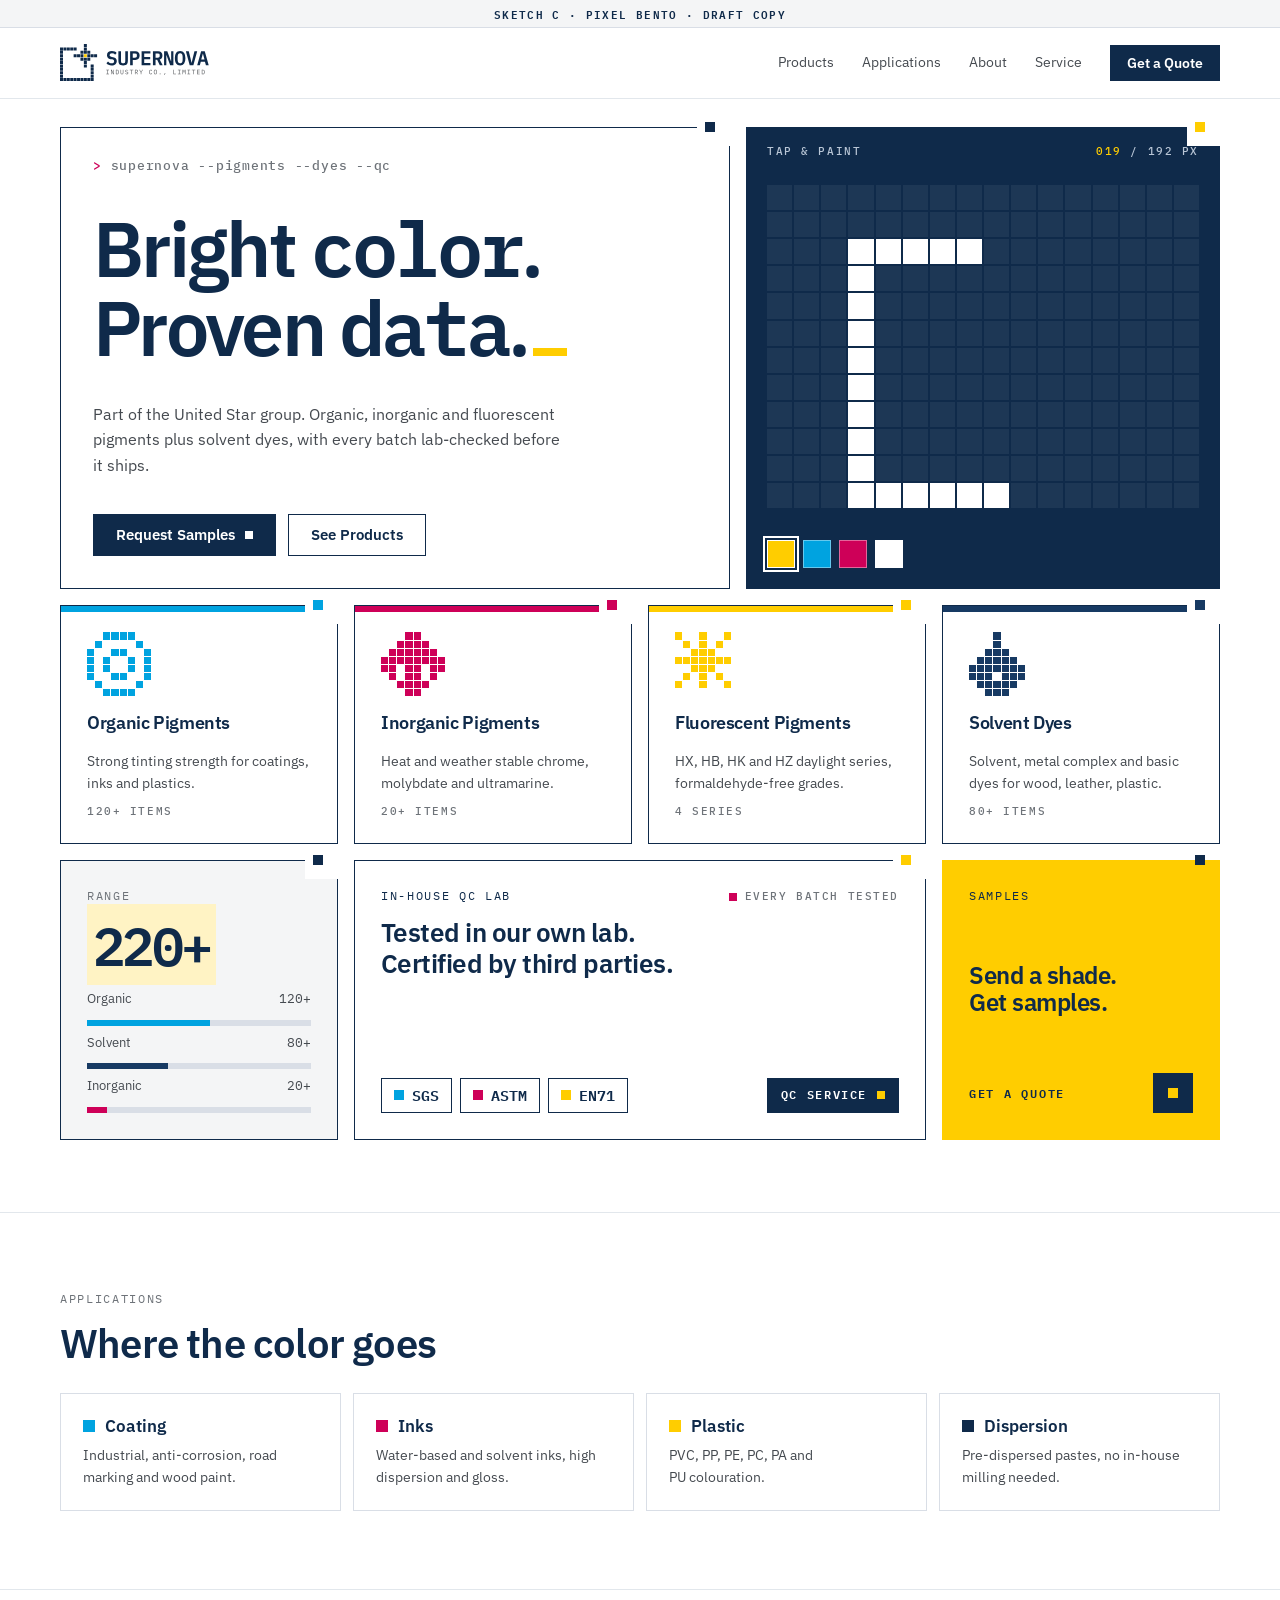
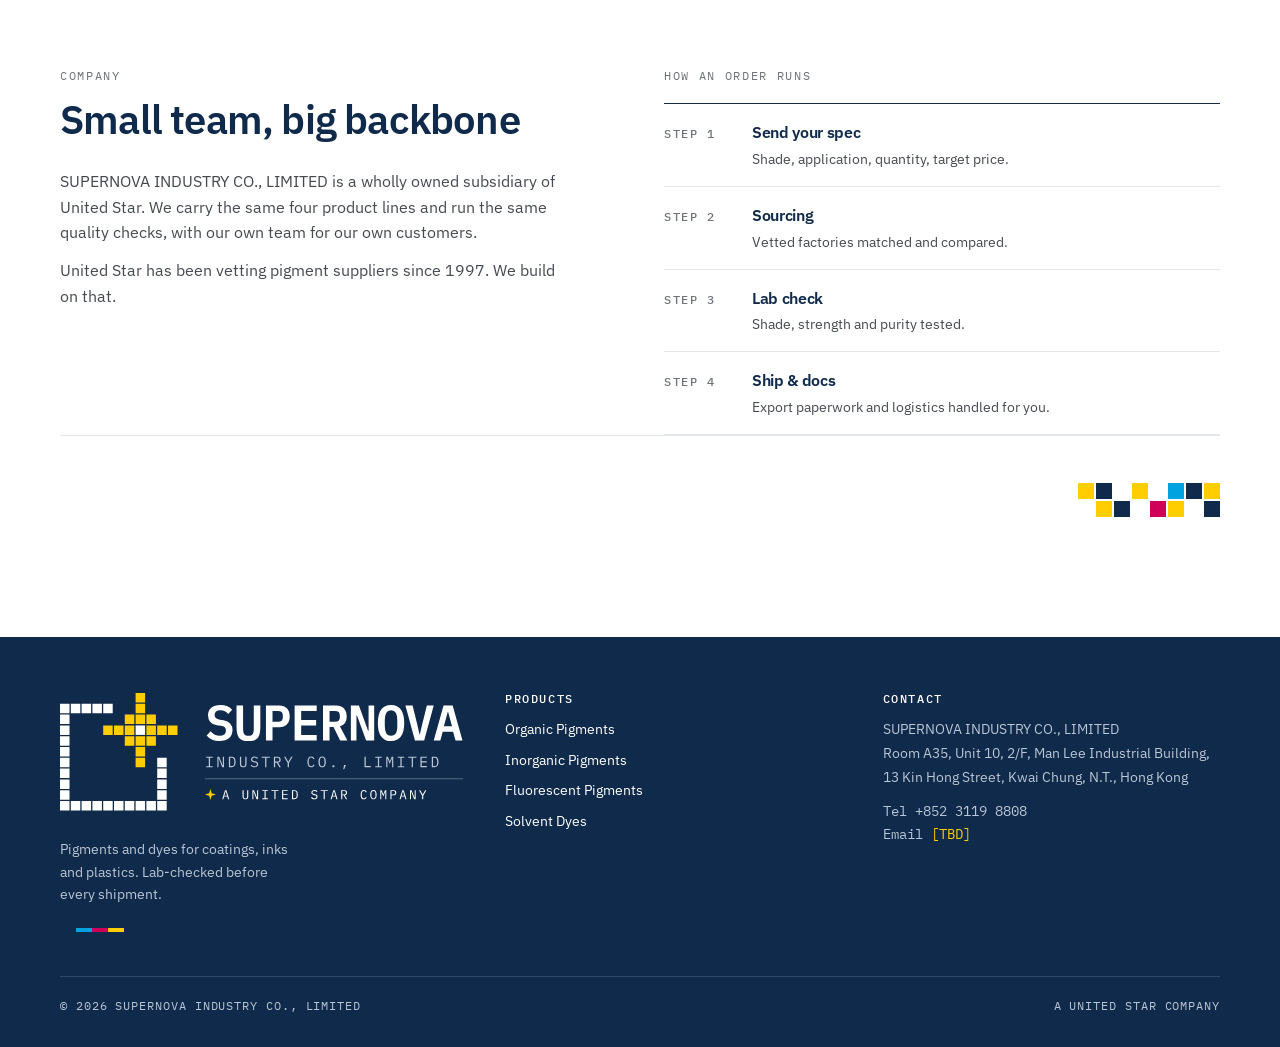
<file: website/homepage-sketches/supernova-home-c-pixel-bento.html>
<!doctype html><html lang="en"><head><meta charset="utf-8"><meta name="viewport" content="width=device-width,initial-scale=1,viewport-fit=cover"></head><body>
<title>SUPERNOVA Homepage C</title>
<meta name="claude:viewport-fit-sides" content="cover">
<link rel="preconnect" href="https://fonts.googleapis.com"><link rel="preconnect" href="https://fonts.gstatic.com" crossorigin>
<link rel="stylesheet" href="https://fonts.googleapis.com/css2?family=IBM+Plex+Mono:wght@400;500;600&family=IBM+Plex+Sans:wght@400;500;600&display=swap">
<style>
/* SUPERNOVA VI v1.0 tokens — single brand theme (white page, navy bands) */
:root{
  --navy:#0F2A4A; --yellow:#FFCD00; --cyan:#00A3E0; --magenta:#CE0058; --solvent:#173A63;
  --white:#FFFFFF; --mist:#F4F5F6; --line:#D9DEE6; --grey:#6E7379; --graphite:#454A50; --ink:#161815;
  --steel:#355F8F; --hl:#FFF3C4; --on-navy:#B9C6D6;
  --hair:rgba(23,58,99,.12);
  --mono:'IBM Plex Mono',ui-monospace,monospace;
  --sans:'IBM Plex Sans',system-ui,sans-serif;
  color-scheme:light;
}
*,*::before,*::after{box-sizing:border-box}
html{scroll-behavior:smooth}
body{margin:0;background:var(--white);color:var(--ink);font-family:var(--sans);font-size:16px;line-height:1.6;-webkit-font-smoothing:antialiased;overflow-x:hidden}
body::before{content:"";position:fixed;inset:0 0 auto;height:env(safe-area-inset-top,0px);z-index:60;background:var(--topband,var(--white))}
a{color:var(--navy)}
img,svg{max-width:100%}
.wrap{max-width:1200px;margin:0 auto;padding-left:max(20px,env(safe-area-inset-left,0px));padding-right:max(20px,env(safe-area-inset-right,0px))}
.label{font-family:var(--mono);font-size:.74rem;letter-spacing:.14em;text-transform:uppercase;color:var(--grey)}
h1,h2,h3{letter-spacing:-.02em;font-weight:600;color:var(--navy);text-wrap:balance;margin:0}
p{margin:0;text-wrap:pretty}
.data{font-family:var(--mono);font-variant-numeric:tabular-nums}
.btn{white-space:nowrap;display:inline-flex;align-items:center;gap:10px;padding:13px 22px;font:600 .92rem/1 var(--sans);text-decoration:none;border:1.5px solid var(--navy);border-radius:0;cursor:pointer;transition:background .15s,color .15s,border-color .15s,transform .15s}
.btn-solid{background:var(--navy);color:var(--white)}
.btn-solid:hover{background:var(--magenta);border-color:var(--magenta);color:var(--white)}
.btn-line{background:transparent;color:var(--navy)}
.btn-line:hover{background:var(--navy);color:var(--white)}
.btn-yellow{background:var(--yellow);border-color:var(--yellow);color:var(--navy)}
.btn-yellow:hover{background:var(--white);border-color:var(--white);color:var(--navy)}
.btn .px{width:8px;height:8px;background:currentColor;display:inline-block;transition:transform .2s}
.btn:hover .px{transform:translateX(4px)}
:focus-visible{outline:3px solid var(--yellow);outline-offset:2px}
.cmyk{display:inline-grid;grid-template-columns:repeat(4,1fr);gap:0;width:64px;height:4px}
.cmyk i:nth-child(1){background:var(--navy)}.cmyk i:nth-child(2){background:var(--cyan)}.cmyk i:nth-child(3){background:var(--magenta)}.cmyk i:nth-child(4){background:var(--yellow)}
/* pixel blocks 8x2 (VI §5) */
.pxblocks{display:grid;grid-template-columns:repeat(8,var(--pb,10px));grid-auto-rows:var(--pb,10px);gap:2px}
.pxblocks i{display:block}
.pxblocks .y{background:var(--yellow)}.pxblocks .n{background:var(--navy)}.pxblocks .c{background:var(--cyan)}.pxblocks .m{background:var(--magenta)}.pxblocks .s{background:var(--steel)}.pxblocks .w{background:var(--white)}
/* header */
.site-header{position:sticky;top:env(safe-area-inset-top,0px);z-index:50;background:var(--hdr-bg,var(--white));border-bottom:1px solid var(--hdr-line,var(--hair))}
.hdr{display:flex;align-items:center;justify-content:space-between;gap:24px;padding-block:16px}
.hdr .logo{display:block;width:150px;line-height:0}
.hdr .logo svg{width:100%;height:auto;display:block}
.nav{display:flex;align-items:center;gap:28px}
.nav a{font-size:.9rem;text-decoration:none;color:var(--nav-fg,var(--graphite));padding:4px 0;border-bottom:2px solid transparent;transition:color .15s,border-color .15s}
.nav a:hover{color:var(--nav-hover,var(--navy));border-color:var(--yellow)}
.nav .btn{padding:10px 16px;border-bottom-width:1.5px}
.nav .btn-solid{color:var(--white)}.nav .btn-solid:hover{color:var(--white);border-color:var(--magenta)}
.nav .btn-yellow{color:var(--navy)}.nav .btn-yellow:hover{color:var(--navy);border-color:var(--white)}
.menu-btn{display:none;width:44px;height:44px;border:1.5px solid var(--nav-btn,var(--navy));background:transparent;cursor:pointer;padding:0;place-items:center}
.menu-btn span{display:grid;grid-template-columns:repeat(3,5px);gap:3px}
.menu-btn span i{width:5px;height:5px;background:var(--nav-btn,var(--navy));transition:transform .2s,opacity .2s}
.menu-btn[aria-expanded="true"] span i:nth-child(2n){opacity:0}
@media (max-width:880px){
  .menu-btn{display:grid}
  .nav{position:absolute;left:0;right:0;top:100%;flex-direction:column;align-items:stretch;gap:0;background:var(--hdr-bg,var(--white));border-bottom:1.5px solid var(--navy);padding:8px max(20px,env(safe-area-inset-right,0px)) 20px max(20px,env(safe-area-inset-left,0px));display:none}
  .nav.open{display:flex;animation:drop .25s steps(5)}
  .nav a{padding:14px 0;border-bottom:1px solid var(--hdr-line,var(--hair));font-size:1rem}
  .nav .btn{margin-top:14px;justify-content:center;padding:14px}
  .hdr .logo{width:132px}
}
@keyframes drop{from{clip-path:inset(0 0 100% 0)}to{clip-path:inset(0 0 0 0)}}
/* footer */
.site-footer{background:var(--navy);color:var(--on-navy);padding-block:56px 32px;font-size:.88rem}
.ft{display:grid;grid-template-columns:1.2fr 1fr 1fr;gap:40px}
.ft .logo{width:220px;line-height:0}
.ft .logo svg{width:100%;height:auto}
.ft h4{font:500 .72rem/1 var(--mono);letter-spacing:.14em;text-transform:uppercase;color:var(--white);margin:0 0 14px}
.ft a{color:var(--white);text-decoration:none}
.ft a:hover{color:var(--yellow)}
.ft ul{list-style:none;margin:0;padding:0;display:grid;gap:8px}
.ft address{font-style:normal;line-height:1.7}
.ft .tbd{font-family:var(--mono);color:var(--yellow)}
.ft-base{display:flex;justify-content:space-between;align-items:center;gap:16px;flex-wrap:wrap;margin-top:44px;padding-top:20px;border-top:1px solid rgba(255,255,255,.14);font-family:var(--mono);font-size:.72rem;letter-spacing:.08em}
@media (max-width:760px){.ft{grid-template-columns:1fr;gap:32px}.ft ul{gap:0}.ft ul a{display:flex;align-items:center;min-height:44px;border-bottom:1px solid rgba(255,255,255,.08)}}
.draft-note{font-family:var(--mono);font-size:.7rem;letter-spacing:.08em;color:var(--navy);background:var(--hl);padding:6px 10px;display:inline-block}
@media (prefers-reduced-motion:reduce){*,*::before,*::after{animation-duration:.001ms!important;animation-iteration-count:1!important;transition-duration:.001ms!important;scroll-behavior:auto!important}}

/* Direction C · Pixel Bento — modular tiles, each framed like the logo (open top-right corner), playful interactions */
.ver{background:var(--mist);color:var(--navy);font:600 .7rem/1 var(--mono);letter-spacing:.12em;text-align:center;padding:8px 16px;border-bottom:1px solid var(--line)}
.bento{display:grid;grid-template-columns:repeat(12,1fr);gap:16px;padding-block:28px 72px}
.tile{position:relative;border:1.5px solid var(--navy);background:var(--white);padding:26px;min-width:0;display:flex;flex-direction:column;gap:12px;text-decoration:none;color:inherit}
.tile::after{content:"";position:absolute;top:-2px;right:-2px;width:34px;height:20px;background:var(--white)}
.tile::before{content:"";position:absolute;top:-6px;right:14px;width:10px;height:10px;background:var(--pop,var(--navy));z-index:1;transition:transform .25s cubic-bezier(.2,1.8,.4,1)}
.tile:hover::before{transform:translate(8px,-8px)}
.t-head{grid-column:span 7;grid-row:span 2;justify-content:space-between;padding:32px}
.t-pad{grid-column:span 5;grid-row:span 2;background:var(--navy);color:var(--white);padding:0;--pop:var(--yellow)}
.t-prod{grid-column:span 3}
.t-stat{grid-column:span 3;background:var(--mist)}
.t-qc{grid-column:span 6;--pop:var(--yellow)}
.t-cta{grid-column:span 3;background:var(--yellow);border-color:var(--yellow);justify-content:space-between}
.t-cta::after{display:none}
.t-cta::before{background:var(--navy)}
.head-mark{display:none}
.head-mark svg{display:block;width:100%;height:auto}
.prompt{font:500 .8rem/1 var(--mono);color:var(--grey);letter-spacing:.06em}
.prompt b{color:var(--magenta);font-weight:500}
.t-head h1{font-size:clamp(2.6rem,6vw,4.8rem);line-height:1.02;letter-spacing:-.035em}
.t-head h1 .m{font-family:var(--mono);font-weight:600;letter-spacing:-.05em}
.t-head h1 .caret{display:inline-block;width:.45em;height:.1em;background:var(--yellow);margin-left:.06em;animation:blink 1s steps(1) infinite}
@keyframes blink{50%{opacity:0}}
.t-head .lede{color:var(--graphite);max-width:48ch}
.t-head .cta{display:flex;gap:12px;flex-wrap:wrap}
.pad-top{display:flex;justify-content:space-between;gap:12px;padding:18px 20px 0;font:500 .7rem/1 var(--mono);letter-spacing:.14em;color:var(--on-navy)}
.pad-top b{color:var(--yellow);font-weight:500}
.pad{flex:1;display:grid;grid-template-columns:repeat(16,1fr);grid-auto-rows:auto;align-content:center;gap:2px;padding:16px 20px 20px;touch-action:none;cursor:crosshair}
.pad i{aspect-ratio:1;background:rgba(255,255,255,.06);transition:background 1.2s ease}
.pad i.on{transition:background .05s}
.pad-tools{display:flex;gap:8px;padding:0 20px 20px}
.pad-tools button{width:28px;height:28px;border:1.5px solid rgba(255,255,255,.4);background:var(--c);cursor:pointer;padding:0}
.pad-tools button[aria-pressed="true"]{border-color:var(--white);outline:2px solid var(--white);outline-offset:2px}
.t-prod .g{width:64px;height:64px;display:grid;grid-template-columns:repeat(8,1fr);gap:1px}
.t-prod .g i.f{background:var(--c)}
.t-prod:hover .g i.f{animation:pop .35s steps(2) both;animation-delay:calc(var(--k)*12ms)}
@keyframes pop{50%{transform:scale(.4)}}
.t-prod .code{font:500 .7rem/1 var(--mono);letter-spacing:.14em;color:var(--grey);margin-top:auto}
.t-prod h3{font-size:1.15rem}
.t-prod p{font-size:.86rem;color:var(--graphite)}
.t-prod .bar{height:6px;background:var(--c);margin:-26px -26px 8px;width:calc(100% + 52px);transform-origin:left;transition:transform .35s}
.t-prod:hover .bar{transform:scaleX(.35)}
.t-stat .big{font:600 clamp(2.4rem,4.4vw,3.4rem)/1 var(--mono);color:var(--navy);letter-spacing:-.05em}
.t-stat .big span{background:var(--hl);padding:0 6px}
.t-stat .rows{display:grid;gap:6px;margin-top:4px}
.t-stat .row{display:grid;grid-template-columns:1fr auto;gap:10px;font-size:.84rem;color:var(--graphite);align-items:center}
.t-stat .row .b{height:6px;background:var(--line);position:relative;grid-column:1/-1}
.t-stat .row .b i{position:absolute;inset:0 auto 0 0;width:var(--w);background:var(--c);animation:grow 1.2s steps(12) both}
@keyframes grow{from{width:0}}
.qc-top{display:flex;justify-content:space-between;align-items:center;gap:12px;flex-wrap:wrap}
.qc-top .label{color:var(--navy)}
.qc-top .live{font:500 .7rem/1 var(--mono);letter-spacing:.14em;color:var(--grey);display:flex;align-items:center;gap:8px}
.qc-top .live::before{content:"";width:8px;height:8px;background:var(--magenta);animation:blink 1s steps(1) infinite}
.qc h3{font-size:clamp(1.3rem,2.2vw,1.6rem);line-height:1.2}
.certs{display:flex;gap:8px;flex-wrap:wrap;margin-top:auto}
.cert{display:flex;align-items:center;gap:8px;padding:9px 12px;border:1.5px solid var(--navy)}
.cert b{font:600 .95rem/1 var(--mono);color:var(--navy)}
.cert::before{content:"";width:10px;height:10px;background:var(--c);animation:chk 3.6s steps(1) infinite;animation-delay:calc(var(--k)*.4s)}
@keyframes chk{0%,8%{transform:scale(.4)}9%,100%{transform:none}}
.svc{margin-left:auto;display:flex;align-items:center;gap:10px;padding:9px 14px;background:var(--navy);color:var(--white);font:600 .72rem/1.2 var(--mono);letter-spacing:.14em;text-transform:uppercase;text-decoration:none}
.svc i{width:8px;height:8px;background:var(--yellow);transition:transform .2s}
.svc:hover i{transform:translateX(4px)}
.t-cta h3{font-size:1.5rem;line-height:1.15}
.t-cta .go{display:flex;align-items:center;justify-content:space-between;font:600 .78rem/1 var(--mono);letter-spacing:.14em;color:var(--navy)}
.t-cta .go i{width:40px;height:40px;background:var(--navy);display:grid;place-items:center;transition:transform .2s}
.t-cta .go i::before{content:"";width:10px;height:10px;background:var(--yellow)}
.t-cta:hover .go i{transform:translateX(6px)}
/* below the fold */
.sec{padding-block:72px;border-top:1px solid var(--hair)}
.sec h2{font-size:clamp(1.8rem,3.4vw,2.5rem);line-height:1.1;margin:10px 0 28px}
.chips{display:flex;gap:12px;overflow-x:auto;scroll-snap-type:x mandatory;padding-bottom:6px}
.chip{flex:1 0 220px;scroll-snap-align:start;border:1px solid var(--line);padding:22px;display:grid;gap:8px;background:var(--white);transition:border-color .2s,background .2s}
.chip:hover{border-color:var(--navy);background:var(--mist)}
.chip .lab{display:flex;align-items:center;gap:10px;font:600 1.05rem/1.2 var(--sans);color:var(--navy)}
.chip .lab::before{content:"";width:12px;height:12px;background:var(--c)}
.chip p{font-size:.86rem;color:var(--graphite)}
.split{display:grid;grid-template-columns:1fr 1fr;gap:48px;align-items:start}
.split>*{min-width:0}
.split p{color:var(--graphite);margin-bottom:12px;max-width:52ch}
.steps{display:grid;gap:0;border-top:1.5px solid var(--navy)}
.steps div{display:grid;grid-template-columns:72px 1fr;gap:16px;padding-block:16px;border-bottom:1px solid var(--hair);align-items:baseline}
.steps .n{font:500 .72rem/1 var(--mono);letter-spacing:.14em;color:var(--grey)}
.steps h3{font-size:1rem}.steps p{font-size:.86rem;color:var(--graphite);margin:2px 0 0}
.endorse{position:relative;display:flex;align-items:center;justify-content:flex-end;padding-block:48px}
.endorse::before{content:"";position:absolute;top:0;height:1px;background:var(--hair);left:max(20px,env(safe-area-inset-left,0px));right:max(20px,env(safe-area-inset-right,0px))}
.endorse .logo-std{width:280px;line-height:0}
.boom{--pb:16px;position:relative;cursor:pointer;padding:24px;margin:-24px -24px -24px 0;touch-action:manipulation}
.boom i{transition:transform .55s cubic-bezier(.15,.9,.3,1)}
.boom.out i{transition:transform .32s cubic-bezier(.2,1.4,.4,1)}
.boom .spark{position:absolute;width:6px;height:6px;pointer-events:none;transition:transform .7s cubic-bezier(.1,.8,.3,1),opacity .7s steps(4)}
@media (max-width:1020px){
  .t-head,.t-pad{grid-column:span 12;grid-row:auto}
  .pad{width:100%;max-width:520px;margin-inline:auto}
  .t-prod{grid-column:span 6}
  .t-qc{grid-column:span 12}
  .t-stat,.t-cta{grid-column:span 6}
}
@media (max-width:600px){
  .bento{gap:12px;padding-block:16px 48px}
  .tile{padding:22px}
  .t-head{padding:24px}
  .t-prod{grid-column:span 6;padding:18px}
  .t-prod .bar{margin:-18px -18px 6px;width:calc(100% + 36px)}
  .t-prod p{font-size:.8rem;line-height:1.45;display:-webkit-box;-webkit-line-clamp:3;-webkit-box-orient:vertical;overflow:hidden}
  .t-pad{order:2}
  .t-stat,.t-qc,.t-cta{order:3}
  .chips{display:grid;grid-template-columns:1fr 1fr;overflow:visible;gap:10px}
  .chip{padding:16px;align-content:start}
  .chip .lab{font-size:.95rem}
  .chip p{font-size:.8rem}
  .t-prod .g{width:48px;height:48px}
  .t-stat,.t-cta{grid-column:span 12}
  .svc{margin-left:0}
  .split{grid-template-columns:1fr;gap:28px}
  .sec{padding-block:52px}
  .t-head .cta .btn{flex:1;justify-content:center}
}
/* touch devices (phones, tablets): no paint pad; headline tile takes the full row */
@media (hover:none) and (pointer:coarse){
  .t-pad{display:none}
  .t-head{grid-column:span 12;grid-row:auto}
}
/* touch tablets: the official icon (fixed 1:1 viewBox, never stretched) fills the space the pad leaves */
@media (hover:none) and (pointer:coarse) and (min-width:760px){
  .t-head>*:not(.head-mark){max-width:60%}
  .head-mark{display:block;position:absolute;right:clamp(32px,5vw,72px);top:50%;transform:translateY(-50%);width:min(28%,280px)}
}
</style>
<div class="ver">SKETCH C · PIXEL BENTO · DRAFT COPY</div>
<header class="site-header" id="top">
  <div class="wrap hdr">
    <a class="logo" href="#top" aria-label="SUPERNOVA home"><svg xmlns="http://www.w3.org/2000/svg" viewBox="0 -2 264 66"><path d="M0 4h5.28v5.28h-5.28zM6 4h5.28v5.28h-5.28zM12 4h5.28v5.28h-5.28zM18 4h5.28v5.28h-5.28zM24 4h5.28v5.28h-5.28zM0 58h5.28v5.28h-5.28zM6 58h5.28v5.28h-5.28zM12 58h5.28v5.28h-5.28zM18 58h5.28v5.28h-5.28zM24 58h5.28v5.28h-5.28zM30 58h5.28v5.28h-5.28zM36 58h5.28v5.28h-5.28zM42 58h5.28v5.28h-5.28zM48 58h5.28v5.28h-5.28zM54 58h5.28v5.28h-5.28zM0 10h5.28v5.28h-5.28zM0 16h5.28v5.28h-5.28zM0 22h5.28v5.28h-5.28zM0 28h5.28v5.28h-5.28zM0 34h5.28v5.28h-5.28zM0 40h5.28v5.28h-5.28zM0 46h5.28v5.28h-5.28zM0 52h5.28v5.28h-5.28zM54 34h5.28v5.28h-5.28zM54 40h5.28v5.28h-5.28zM54 46h5.28v5.28h-5.28zM54 52h5.28v5.28h-5.28z" fill="#0F2A4A"></path><path d="M42 -2h5.28v5.28h-5.28zM42 4h5.28v5.28h-5.28zM36 10h5.28v5.28h-5.28zM42 10h5.28v5.28h-5.28zM48 10h5.28v5.28h-5.28zM24 16h5.28v5.28h-5.28zM30 16h5.28v5.28h-5.28zM36 16h5.28v5.28h-5.28zM48 16h5.28v5.28h-5.28zM54 16h5.28v5.28h-5.28zM60 16h5.28v5.28h-5.28zM36 22h5.28v5.28h-5.28zM42 22h5.28v5.28h-5.28zM48 22h5.28v5.28h-5.28zM42 28h5.28v5.28h-5.28zM42 34h5.28v5.28h-5.28z" fill="#0F2A4A"></path><path d="M42 16h5.28v5.28h-5.28z" fill="#FFCD00"></path><path d="M90.778 35.822L90.778 35.822Q87.610 35.822 85.375 34.731Q83.140 33.640 81.732 31.845L81.732 31.845L84.513 28.958Q85.886 30.542 87.487 31.299Q89.089 32.056 90.919 32.056L90.919 32.056Q93.031 32.056 94.158 31.106Q95.284 30.155 95.284 28.360L95.284 28.360Q95.284 26.882 94.439 26.125Q93.594 25.368 91.588 25.051L91.588 25.051L88.983 24.629Q85.569 24.030 84.126 22.147Q82.682 20.264 82.682 17.694L82.682 17.694Q82.682 14.174 84.970 12.291Q87.258 10.408 91.306 10.408L91.306 10.408Q94.193 10.408 96.287 11.323Q98.382 12.238 99.649 13.822L99.649 13.822L96.938 16.709Q95.953 15.547 94.580 14.861Q93.207 14.174 91.342 14.174L91.342 14.174Q87.329 14.174 87.329 17.483L87.329 17.483Q87.329 18.891 88.174 19.630Q89.018 20.370 91.060 20.722L91.060 20.722L93.630 21.179Q96.833 21.778 98.382 23.538Q99.930 25.298 99.930 28.043L99.930 28.043Q99.930 29.768 99.332 31.194Q98.734 32.619 97.572 33.658Q96.410 34.696 94.703 35.259Q92.996 35.822 90.778 35.822ZM102.746 10.830L107.358 10.830L107.358 26.142Q107.358 27.515 107.446 28.606Q107.534 29.698 107.903 30.454Q108.273 31.211 109.030 31.634Q109.786 32.056 111.124 32.056L111.124 32.056Q112.462 32.056 113.218 31.634Q113.975 31.211 114.345 30.454Q114.714 29.698 114.802 28.606Q114.890 27.515 114.890 26.142L114.890 26.142L114.890 10.830L119.502 10.830L119.502 25.438Q119.502 28.043 119.185 29.979Q118.868 31.915 117.953 33.218Q117.038 34.520 115.401 35.171Q113.764 35.822 111.124 35.822L111.124 35.822Q108.484 35.822 106.847 35.171Q105.210 34.520 104.295 33.218Q103.380 31.915 103.063 29.979Q102.746 28.043 102.746 25.438L102.746 25.438L102.746 10.830ZM128.055 35.400L123.444 35.400L123.444 10.830L132.772 10.830Q136.362 10.830 138.263 12.872Q140.164 14.914 140.164 18.434L140.164 18.434Q140.164 21.954 138.263 23.995Q136.362 26.037 132.772 26.037L132.772 26.037L128.055 26.037L128.055 35.400ZM128.055 14.597L128.055 22.270L131.822 22.270Q133.687 22.270 134.497 21.514Q135.306 20.757 135.306 19.102L135.306 19.102L135.306 17.765Q135.306 16.110 134.497 15.354Q133.687 14.597 131.822 14.597L131.822 14.597L128.055 14.597ZM159.137 35.400L143.614 35.400L143.614 10.830L159.137 10.830L159.137 14.632L148.225 14.632L148.225 21.038L158.750 21.038L158.750 24.840L148.225 24.840L148.225 31.598L159.137 31.598L159.137 35.400ZM168.183 25.861L168.183 35.400L163.572 35.400L163.572 10.830L172.900 10.830Q176.490 10.830 178.391 12.872Q180.292 14.914 180.292 18.434L180.292 18.434Q180.292 21.144 179.042 22.992Q177.793 24.840 175.470 25.333L175.470 25.333L180.714 35.400L175.646 35.400L170.964 25.861L168.183 25.861ZM168.183 22.270L171.950 22.270Q173.815 22.270 174.625 21.514Q175.434 20.757 175.434 19.102L175.434 19.102L175.434 17.765Q175.434 16.110 174.625 15.354Q173.815 14.597 171.950 14.597L171.950 14.597L168.183 14.597L168.183 22.270ZM193.914 35.400L187.473 17.765L187.121 17.765L187.121 35.400L183.178 35.400L183.178 10.830L188.846 10.830L195.287 28.466L195.639 28.466L195.639 10.830L199.582 10.830L199.582 35.400L193.914 35.400ZM211.444 35.822L211.444 35.822Q209.050 35.822 207.290 34.960Q205.530 34.098 204.386 32.478Q203.242 30.859 202.697 28.501Q202.151 26.142 202.151 23.115L202.151 23.115Q202.151 20.123 202.697 17.747Q203.242 15.371 204.386 13.752Q205.530 12.133 207.290 11.270Q209.050 10.408 211.444 10.408L211.444 10.408Q216.231 10.408 218.484 13.752Q220.737 17.096 220.737 23.115L220.737 23.115Q220.737 29.134 218.484 32.478Q216.231 35.822 211.444 35.822ZM211.444 32.056L211.444 32.056Q212.676 32.056 213.521 31.581Q214.366 31.106 214.876 30.226Q215.386 29.346 215.615 28.061Q215.844 26.776 215.844 25.192L215.844 25.192L215.844 21.003Q215.844 17.835 214.876 16.005Q213.908 14.174 211.444 14.174L211.444 14.174Q208.980 14.174 208.012 16.005Q207.044 17.835 207.044 21.003L207.044 21.003L207.044 25.227Q207.044 28.395 208.012 30.226Q208.980 32.056 211.444 32.056ZM234.746 35.400L228.270 35.400L221.546 10.830L226.615 10.830L229.678 23.256L231.473 31L231.719 31L233.550 23.256L236.647 10.830L241.470 10.830L234.746 35.400ZM261.710 35.400L256.817 35.400L255.092 29.170L247.806 29.170L246.116 35.400L241.470 35.400L248.369 10.830L254.775 10.830L261.710 35.400ZM254.318 25.403L251.607 15.371L251.326 15.371L248.615 25.403L254.318 25.403Z" fill="#0F2A4A"></path><path d="M86.279 51.200L81.441 51.200L81.441 50.450L83.390 50.450L83.390 44.133L81.441 44.133L81.441 43.382L86.279 43.382L86.279 44.133L84.330 44.133L84.330 50.450L86.279 50.450L86.279 51.200ZM93.391 51.200L90.726 44.614L90.647 44.614L90.647 51.200L89.796 51.200L89.796 43.382L91.129 43.382L93.794 49.968L93.873 49.968L93.873 43.382L94.724 43.382L94.724 51.200L93.391 51.200ZM98.364 51.200L98.364 43.382L100.548 43.382Q101.982 43.382 102.687 44.368Q103.393 45.354 103.393 47.291L103.393 47.291Q103.393 49.229 102.687 50.214Q101.982 51.200 100.548 51.200L100.548 51.200L98.364 51.200ZM99.305 50.382L100.503 50.382Q101.444 50.382 101.920 49.733Q102.396 49.083 102.396 47.896L102.396 47.896L102.396 46.686Q102.396 45.499 101.920 44.850Q101.444 44.200 100.503 44.200L100.503 44.200L99.305 44.200L99.305 50.382ZM106.596 43.382L107.537 43.382L107.537 48.075Q107.537 48.646 107.570 49.094Q107.604 49.542 107.750 49.862Q107.895 50.181 108.203 50.349Q108.511 50.517 109.060 50.517L109.060 50.517Q109.609 50.517 109.917 50.349Q110.225 50.181 110.370 49.862Q110.516 49.542 110.550 49.094Q110.583 48.646 110.583 48.075L110.583 48.075L110.583 43.382L111.524 43.382L111.524 47.851Q111.524 48.725 111.440 49.374Q111.356 50.024 111.093 50.461Q110.830 50.898 110.342 51.116Q109.855 51.334 109.060 51.334L109.060 51.334Q108.265 51.334 107.778 51.116Q107.290 50.898 107.027 50.461Q106.764 50.024 106.680 49.374Q106.596 48.725 106.596 47.851L106.596 47.851L106.596 43.382ZM117.438 51.334L117.438 51.334Q116.385 51.334 115.713 50.948Q115.041 50.562 114.604 49.957L114.604 49.957L115.287 49.397Q115.746 49.968 116.256 50.248Q116.766 50.528 117.471 50.528L117.471 50.528Q118.322 50.528 118.770 50.136Q119.218 49.744 119.218 49.038L119.218 49.038Q119.218 48.467 118.894 48.148Q118.569 47.829 117.762 47.694L117.762 47.694L116.889 47.549Q116.318 47.448 115.931 47.246Q115.545 47.045 115.310 46.759Q115.074 46.474 114.974 46.132Q114.873 45.790 114.873 45.421L114.873 45.421Q114.873 44.346 115.578 43.797Q116.284 43.248 117.482 43.248L117.482 43.248Q118.423 43.248 119.067 43.562Q119.711 43.875 120.103 44.446L120.103 44.446L119.442 45.018Q119.118 44.592 118.658 44.323Q118.199 44.054 117.471 44.054L117.471 44.054Q116.676 44.054 116.250 44.390Q115.825 44.726 115.825 45.398L115.825 45.398Q115.825 45.925 116.144 46.255Q116.463 46.586 117.292 46.731L117.292 46.731L118.132 46.877Q118.703 46.978 119.095 47.179Q119.487 47.381 119.728 47.661Q119.969 47.941 120.070 48.288Q120.170 48.635 120.170 49.016L120.170 49.016Q120.170 50.102 119.459 50.718Q118.748 51.334 117.438 51.334ZM128.940 44.200L126.330 44.200L126.330 51.200L125.390 51.200L125.390 44.200L122.780 44.200L122.780 43.382L128.940 43.382L128.940 44.200ZM132.849 47.862L132.849 51.200L131.908 51.200L131.908 43.382L134.753 43.382Q135.839 43.382 136.410 43.976Q136.982 44.570 136.982 45.634L136.982 45.634Q136.982 46.586 136.489 47.157Q135.996 47.728 135.055 47.818L135.055 47.818L137.049 51.200L135.996 51.200L134.092 47.862L132.849 47.862ZM132.849 47.067L134.730 47.067Q135.324 47.067 135.654 46.770Q135.985 46.474 135.985 45.925L135.985 45.925L135.985 45.342Q135.985 44.794 135.654 44.497Q135.324 44.200 134.730 44.200L134.730 44.200L132.849 44.200L132.849 47.067ZM143.130 51.200L142.190 51.200L142.190 48.131L139.490 43.382L140.566 43.382L141.686 45.421L142.638 47.202L142.682 47.202L143.657 45.421L144.777 43.382L145.830 43.382L143.130 48.131L143.130 51.200ZM159.718 51.334L159.718 51.334Q158.284 51.334 157.584 50.293Q156.884 49.251 156.884 47.291L156.884 47.291Q156.884 45.331 157.584 44.290Q158.284 43.248 159.718 43.248L159.718 43.248Q160.255 43.248 160.647 43.394Q161.039 43.539 161.319 43.786Q161.599 44.032 161.790 44.340Q161.980 44.648 162.126 44.962L162.126 44.962L161.319 45.331Q161.218 45.074 161.084 44.844Q160.950 44.614 160.765 44.441Q160.580 44.267 160.328 44.166Q160.076 44.066 159.718 44.066L159.718 44.066Q158.788 44.066 158.334 44.771Q157.881 45.477 157.881 46.653L157.881 46.653L157.881 47.930Q157.881 49.106 158.334 49.811Q158.788 50.517 159.718 50.517L159.718 50.517Q160.076 50.517 160.328 50.416Q160.580 50.315 160.765 50.142Q160.950 49.968 161.084 49.738Q161.218 49.509 161.319 49.251L161.319 49.251L162.126 49.621Q161.980 49.946 161.790 50.248Q161.599 50.550 161.319 50.797Q161.039 51.043 160.647 51.189Q160.255 51.334 159.718 51.334ZM167.860 51.334L167.860 51.334Q167.143 51.334 166.628 51.060Q166.113 50.786 165.777 50.270Q165.441 49.755 165.284 49.005Q165.127 48.254 165.127 47.291L165.127 47.291Q165.127 46.339 165.284 45.583Q165.441 44.827 165.777 44.312Q166.113 43.797 166.628 43.522Q167.143 43.248 167.860 43.248L167.860 43.248Q168.577 43.248 169.092 43.522Q169.607 43.797 169.943 44.312Q170.279 44.827 170.436 45.583Q170.593 46.339 170.593 47.291L170.593 47.291Q170.593 48.254 170.436 49.005Q170.279 49.755 169.943 50.270Q169.607 50.786 169.092 51.060Q168.577 51.334 167.860 51.334ZM167.860 50.517L167.860 50.517Q168.330 50.517 168.655 50.332Q168.980 50.147 169.193 49.811Q169.406 49.475 169.501 48.999Q169.596 48.523 169.596 47.930L169.596 47.930L169.596 46.653Q169.596 46.070 169.501 45.589Q169.406 45.107 169.193 44.771Q168.980 44.435 168.655 44.250Q168.330 44.066 167.860 44.066L167.860 44.066Q167.390 44.066 167.065 44.250Q166.740 44.435 166.527 44.771Q166.314 45.107 166.219 45.589Q166.124 46.070 166.124 46.653L166.124 46.653L166.124 47.930Q166.124 48.523 166.219 48.999Q166.314 49.475 166.527 49.811Q166.740 50.147 167.065 50.332Q167.390 50.517 167.860 50.517ZM176.260 51.301L176.260 51.301Q175.801 51.301 175.616 51.110Q175.431 50.920 175.431 50.629L175.431 50.629L175.431 50.427Q175.431 50.136 175.616 49.946Q175.801 49.755 176.260 49.755L176.260 49.755Q176.719 49.755 176.904 49.946Q177.089 50.136 177.089 50.427L177.089 50.427L177.089 50.629Q177.089 50.920 176.904 51.110Q176.719 51.301 176.260 51.301ZM183.585 52.779L184.178 49.677L185.623 49.677L184.335 52.779L183.585 52.779ZM204.092 51.200L199.444 51.200L199.444 43.382L200.385 43.382L200.385 50.382L204.092 50.382L204.092 51.200ZM212.279 51.200L207.441 51.200L207.441 50.450L209.390 50.450L209.390 44.133L207.441 44.133L207.441 43.382L212.279 43.382L212.279 44.133L210.330 44.133L210.330 50.450L212.279 50.450L212.279 51.200ZM219.996 51.200L219.996 47.280L219.996 44.805L219.906 44.805L218.260 48.826L216.614 44.805L216.524 44.805L216.524 47.280L216.524 51.200L215.662 51.200L215.662 43.382L216.871 43.382L218.249 46.832L218.316 46.832L219.694 43.382L220.858 43.382L220.858 51.200L219.996 51.200ZM229.079 51.200L224.241 51.200L224.241 50.450L226.190 50.450L226.190 44.133L224.241 44.133L224.241 43.382L229.079 43.382L229.079 44.133L227.130 44.133L227.130 50.450L229.079 50.450L229.079 51.200ZM238.140 44.200L235.530 44.200L235.530 51.200L234.590 51.200L234.590 44.200L231.980 44.200L231.980 43.382L238.140 43.382L238.140 44.200ZM245.924 51.200L241.108 51.200L241.108 43.382L245.924 43.382L245.924 44.200L242.049 44.200L242.049 46.832L245.790 46.832L245.790 47.650L242.049 47.650L242.049 50.382L245.924 50.382L245.924 51.200ZM249.564 51.200L249.564 43.382L251.748 43.382Q253.182 43.382 253.887 44.368Q254.593 45.354 254.593 47.291L254.593 47.291Q254.593 49.229 253.887 50.214Q253.182 51.200 251.748 51.200L251.748 51.200L249.564 51.200ZM250.505 50.382L251.703 50.382Q252.644 50.382 253.120 49.733Q253.596 49.083 253.596 47.896L253.596 47.896L253.596 46.686Q253.596 45.499 253.120 44.850Q252.644 44.200 251.703 44.200L251.703 44.200L250.505 44.200L250.505 50.382Z" fill="#53565A"></path></svg></a>
    <button class="menu-btn" type="button" aria-label="Menu" aria-expanded="false" aria-controls="site-nav"><span><i></i><i></i><i></i><i></i><i></i><i></i><i></i><i></i><i></i></span></button>
    <nav class="nav" id="site-nav">
      <a href="#products">Products</a>
      <a href="#applications">Applications</a>
      <a href="#about">About</a>
      <a href="#service">Service</a>
      <a class="btn btn-solid" href="#contact">Get a Quote</a>
    </nav>
  </div>
</header>

<main>
<div class="wrap bento">
  <div class="tile t-head">
    <div class="head-mark" aria-hidden="true"><svg xmlns="http://www.w3.org/2000/svg" viewBox="0 -2 66 66"><path d="M0 4h5.28v5.28h-5.28zM6 4h5.28v5.28h-5.28zM12 4h5.28v5.28h-5.28zM18 4h5.28v5.28h-5.28zM24 4h5.28v5.28h-5.28zM0 58h5.28v5.28h-5.28zM6 58h5.28v5.28h-5.28zM12 58h5.28v5.28h-5.28zM18 58h5.28v5.28h-5.28zM24 58h5.28v5.28h-5.28zM30 58h5.28v5.28h-5.28zM36 58h5.28v5.28h-5.28zM42 58h5.28v5.28h-5.28zM48 58h5.28v5.28h-5.28zM54 58h5.28v5.28h-5.28zM0 10h5.28v5.28h-5.28zM0 16h5.28v5.28h-5.28zM0 22h5.28v5.28h-5.28zM0 28h5.28v5.28h-5.28zM0 34h5.28v5.28h-5.28zM0 40h5.28v5.28h-5.28zM0 46h5.28v5.28h-5.28zM0 52h5.28v5.28h-5.28zM54 34h5.28v5.28h-5.28zM54 40h5.28v5.28h-5.28zM54 46h5.28v5.28h-5.28zM54 52h5.28v5.28h-5.28z" fill="#0F2A4A"></path><path d="M42 -2h5.28v5.28h-5.28zM42 4h5.28v5.28h-5.28zM36 10h5.28v5.28h-5.28zM42 10h5.28v5.28h-5.28zM48 10h5.28v5.28h-5.28zM24 16h5.28v5.28h-5.28zM30 16h5.28v5.28h-5.28zM36 16h5.28v5.28h-5.28zM48 16h5.28v5.28h-5.28zM54 16h5.28v5.28h-5.28zM60 16h5.28v5.28h-5.28zM36 22h5.28v5.28h-5.28zM42 22h5.28v5.28h-5.28zM48 22h5.28v5.28h-5.28zM42 28h5.28v5.28h-5.28zM42 34h5.28v5.28h-5.28z" fill="#0F2A4A"></path><path d="M42 16h5.28v5.28h-5.28z" fill="#FFCD00"></path></svg></div>
    <span class="prompt"><b>&gt;</b> supernova --pigments --dyes --qc</span>
    <h1 id="hl">Bright <span class="m">color</span>.<br>Proven <span class="m">data</span>.<span class="caret" aria-hidden="true"></span></h1>
    <p class="lede">Part of the United Star group. Organic, inorganic and fluorescent pigments plus solvent dyes, with every batch lab-checked before it ships.</p>
    <div class="cta"><a class="btn btn-solid" href="#contact">Request Samples <span class="px"></span></a><a class="btn btn-line" href="#products">See Products</a></div>
  </div>
  <div class="tile t-pad">
    <div class="pad-top"><span>TAP &amp; PAINT</span><span><b id="pcount">000</b> / 192 PX</span></div>
    <div class="pad" id="pad" aria-label="Pixel paint pad" role="img"></div>
    <div class="pad-tools" role="group" aria-label="Paint color">
      <button type="button" style="--c:var(--yellow)" aria-label="Yellow" aria-pressed="true" data-c="#FFCD00"></button>
      <button type="button" style="--c:var(--cyan)" aria-label="Cyan" aria-pressed="false" data-c="#00A3E0"></button>
      <button type="button" style="--c:var(--magenta)" aria-label="Magenta" aria-pressed="false" data-c="#CE0058"></button>
      <button type="button" style="--c:var(--white)" aria-label="White" aria-pressed="false" data-c="#FFFFFF"></button>
    </div>
  </div>
  <a class="tile t-prod" id="products" href="#products" style="--c:var(--cyan);--pop:var(--cyan)"><span class="bar"></span><span class="g" data-g="organic"></span><h3>Organic Pigments</h3><p>Strong tinting strength for coatings, inks and plastics.</p><span class="code">120+ ITEMS</span></a>
  <a class="tile t-prod" href="#products" style="--c:var(--magenta);--pop:var(--magenta)"><span class="bar"></span><span class="g" data-g="inorganic"></span><h3>Inorganic Pigments</h3><p>Heat and weather stable chrome, molybdate and ultramarine.</p><span class="code">20+ ITEMS</span></a>
  <a class="tile t-prod" href="#products" style="--c:var(--yellow);--pop:var(--yellow)"><span class="bar"></span><span class="g" data-g="fluo"></span><h3>Fluorescent Pigments</h3><p>HX, HB, HK and HZ daylight series, formaldehyde-free grades.</p><span class="code">4 SERIES</span></a>
  <a class="tile t-prod" href="#products" style="--c:var(--solvent);--pop:var(--solvent)"><span class="bar"></span><span class="g" data-g="solvent"></span><h3>Solvent Dyes</h3><p>Solvent, metal complex and basic dyes for wood, leather, plastic.</p><span class="code">80+ ITEMS</span></a>
  <div class="tile t-stat">
    <span class="label">Range</span>
    <div class="big"><span>220+</span></div>
    <div class="rows">
      <div class="row"><span>Organic</span><span class="data">120+</span><span class="b"><i style="--w:55%;--c:var(--cyan)"></i></span></div>
      <div class="row"><span>Solvent</span><span class="data">80+</span><span class="b"><i style="--w:36%;--c:var(--solvent)"></i></span></div>
      <div class="row"><span>Inorganic</span><span class="data">20+</span><span class="b"><i style="--w:9%;--c:var(--magenta)"></i></span></div>
    </div>
  </div>
  <div class="tile t-qc qc" id="qc">
    <div class="qc-top"><span class="label">In-house QC lab</span><span class="live">EVERY BATCH TESTED</span></div>
    <h3>Tested in our own lab.<br>Certified by third parties.</h3>
    <div class="certs">
      <span class="cert" style="--c:var(--cyan);--k:0"><b>SGS</b></span>
      <span class="cert" style="--c:var(--magenta);--k:1"><b>ASTM</b></span>
      <span class="cert" style="--c:var(--yellow);--k:2"><b>EN71</b></span>
      <a class="svc" href="#contact">QC service <i></i></a>
    </div>
  </div>
  <a class="tile t-cta" href="#contact"><span class="label" style="color:var(--navy)">Samples</span><h3>Send a shade.<br>Get samples.</h3><span class="go">GET A QUOTE <i></i></span></a>
</div>
<section class="sec" id="applications">
  <div class="wrap">
    <span class="label">Applications</span><h2>Where the color goes</h2>
    <div class="chips">
      <div class="chip" style="--c:var(--cyan)"><span class="lab">Coating</span><p>Industrial, anti-corrosion, road marking and wood paint.</p></div>
      <div class="chip" style="--c:var(--magenta)"><span class="lab">Inks</span><p>Water-based and solvent inks, high dispersion and gloss.</p></div>
      <div class="chip" style="--c:var(--yellow)"><span class="lab">Plastic</span><p>PVC, PP, PE, PC, PA and PU colouration.</p></div>
      <div class="chip" style="--c:var(--navy)"><span class="lab">Dispersion</span><p>Pre-dispersed pastes, no in-house milling needed.</p></div>
    </div>
  </div>
</section>
<section class="sec" id="about">
  <div class="wrap split">
    <div>
      <span class="label">Company</span><h2>Small team, big backbone</h2>
      <p>SUPERNOVA INDUSTRY CO., LIMITED is a wholly owned subsidiary of United Star. We carry the same four product lines and run the same quality checks, with our own team for our own customers.</p>
      <p>United Star has been vetting pigment suppliers since 1997. We build on that.</p>
    </div>
    <div id="service">
      <span class="label">How an order runs</span>
      <div class="steps" style="margin-top:16px">
        <div><span class="n">STEP 1</span><span><h3>Send your spec</h3><p>Shade, application, quantity, target price.</p></span></div>
        <div><span class="n">STEP 2</span><span><h3>Sourcing</h3><p>Vetted factories matched and compared.</p></span></div>
        <div><span class="n">STEP 3</span><span><h3>Lab check</h3><p>Shade, strength and purity tested.</p></span></div>
        <div><span class="n">STEP 4</span><span><h3>Ship &amp; docs</h3><p>Export paperwork and logistics handled for you.</p></span></div>
      </div>
    </div>
  </div>
  <div class="wrap endorse">
    <span class="pxblocks boom" id="boom" aria-hidden="true"><i class="y"></i><i class="n"></i><i></i><i class="y"></i><i></i><i class="c"></i><i class="n"></i><i class="y"></i><i></i><i class="y"></i><i class="n"></i><i></i><i class="m"></i><i class="y"></i><i></i><i class="n"></i></span>
  </div>
</section>
</main>
<footer class="site-footer" id="contact">
  <div class="wrap">
    <div class="ft">
      <div>
        <a class="logo" href="#top" aria-label="SUPERNOVA, a United Star company"><svg xmlns="http://www.w3.org/2000/svg" viewBox="0 -2 225 66"><path d="M0 4h5.28v5.28h-5.28zM6 4h5.28v5.28h-5.28zM12 4h5.28v5.28h-5.28zM18 4h5.28v5.28h-5.28zM24 4h5.28v5.28h-5.28zM0 58h5.28v5.28h-5.28zM6 58h5.28v5.28h-5.28zM12 58h5.28v5.28h-5.28zM18 58h5.28v5.28h-5.28zM24 58h5.28v5.28h-5.28zM30 58h5.28v5.28h-5.28zM36 58h5.28v5.28h-5.28zM42 58h5.28v5.28h-5.28zM48 58h5.28v5.28h-5.28zM54 58h5.28v5.28h-5.28zM0 10h5.28v5.28h-5.28zM0 16h5.28v5.28h-5.28zM0 22h5.28v5.28h-5.28zM0 28h5.28v5.28h-5.28zM0 34h5.28v5.28h-5.28zM0 40h5.28v5.28h-5.28zM0 46h5.28v5.28h-5.28zM0 52h5.28v5.28h-5.28zM54 34h5.28v5.28h-5.28zM54 40h5.28v5.28h-5.28zM54 46h5.28v5.28h-5.28zM54 52h5.28v5.28h-5.28z" fill="#FFFFFF"></path><path d="M42 -2h5.28v5.28h-5.28zM42 4h5.28v5.28h-5.28zM36 10h5.28v5.28h-5.28zM42 10h5.28v5.28h-5.28zM48 10h5.28v5.28h-5.28zM24 16h5.28v5.28h-5.28zM30 16h5.28v5.28h-5.28zM36 16h5.28v5.28h-5.28zM48 16h5.28v5.28h-5.28zM54 16h5.28v5.28h-5.28zM60 16h5.28v5.28h-5.28zM36 22h5.28v5.28h-5.28zM42 22h5.28v5.28h-5.28zM48 22h5.28v5.28h-5.28zM42 28h5.28v5.28h-5.28zM42 34h5.28v5.28h-5.28z" fill="#FFCD00"></path><path d="M42 16h5.28v5.28h-5.28z" fill="#FFFFFF"></path><path d="M88.618 24.734L88.618 24.734Q86.116 24.734 84.350 23.872Q82.585 23.010 81.473 21.592L81.473 21.592L83.669 19.313Q84.753 20.564 86.018 21.161Q87.283 21.759 88.729 21.759L88.729 21.759Q90.397 21.759 91.286 21.008Q92.176 20.258 92.176 18.840L92.176 18.840Q92.176 17.672 91.509 17.075Q90.842 16.477 89.257 16.227L89.257 16.227L87.200 15.893Q84.503 15.421 83.363 13.933Q82.224 12.446 82.224 10.417L82.224 10.417Q82.224 7.637 84.031 6.149Q85.838 4.662 89.035 4.662L89.035 4.662Q91.314 4.662 92.968 5.385Q94.622 6.108 95.623 7.359L95.623 7.359L93.483 9.638Q92.704 8.721 91.620 8.179Q90.536 7.637 89.062 7.637L89.062 7.637Q85.893 7.637 85.893 10.250L85.893 10.250Q85.893 11.362 86.560 11.946Q87.228 12.529 88.840 12.807L88.840 12.807L90.869 13.169Q93.399 13.641 94.622 15.031Q95.846 16.421 95.846 18.590L95.846 18.590Q95.846 19.952 95.373 21.078Q94.900 22.204 93.983 23.024Q93.066 23.844 91.717 24.289Q90.369 24.734 88.618 24.734ZM98.070 4.996L101.711 4.996L101.711 17.089Q101.711 18.173 101.781 19.035Q101.850 19.896 102.142 20.494Q102.434 21.092 103.032 21.425Q103.630 21.759 104.686 21.759L104.686 21.759Q105.742 21.759 106.340 21.425Q106.938 21.092 107.230 20.494Q107.522 19.896 107.591 19.035Q107.661 18.173 107.661 17.089L107.661 17.089L107.661 4.996L111.302 4.996L111.302 16.533Q111.302 18.590 111.052 20.119Q110.802 21.648 110.079 22.676Q109.356 23.705 108.064 24.219Q106.771 24.734 104.686 24.734L104.686 24.734Q102.601 24.734 101.308 24.219Q100.016 23.705 99.293 22.676Q98.570 21.648 98.320 20.119Q98.070 18.590 98.070 16.533L98.070 16.533L98.070 4.996ZM118.058 24.400L114.416 24.400L114.416 4.996L121.783 4.996Q124.619 4.996 126.120 6.608Q127.621 8.220 127.621 11.000L127.621 11.000Q127.621 13.780 126.120 15.393Q124.619 17.005 121.783 17.005L121.783 17.005L118.058 17.005L118.058 24.400ZM118.058 7.970L118.058 14.031L121.032 14.031Q122.506 14.031 123.145 13.433Q123.785 12.835 123.785 11.529L123.785 11.529L123.785 10.472Q123.785 9.166 123.145 8.568Q122.506 7.970 121.032 7.970L121.032 7.970L118.058 7.970ZM142.605 24.400L130.345 24.400L130.345 4.996L142.605 4.996L142.605 7.998L133.987 7.998L133.987 13.058L142.299 13.058L142.299 16.060L133.987 16.060L133.987 21.398L142.605 21.398L142.605 24.400ZM149.750 16.866L149.750 24.400L146.108 24.400L146.108 4.996L153.475 4.996Q156.311 4.996 157.812 6.608Q159.313 8.220 159.313 11.000L159.313 11.000Q159.313 13.141 158.326 14.600Q157.339 16.060 155.504 16.449L155.504 16.449L159.647 24.400L155.643 24.400L151.946 16.866L149.750 16.866ZM149.750 14.031L152.724 14.031Q154.198 14.031 154.837 13.433Q155.477 12.835 155.477 11.529L155.477 11.529L155.477 10.472Q155.477 9.166 154.837 8.568Q154.198 7.970 152.724 7.970L152.724 7.970L149.750 7.970L149.750 14.031ZM170.072 24.400L164.984 10.472L164.706 10.472L164.706 24.400L161.593 24.400L161.593 4.996L166.068 4.996L171.156 18.923L171.434 18.923L171.434 4.996L174.547 4.996L174.547 24.400L170.072 24.400ZM183.916 24.734L183.916 24.734Q182.026 24.734 180.636 24.052Q179.246 23.371 178.342 22.093Q177.439 20.814 177.008 18.951Q176.577 17.089 176.577 14.698L176.577 14.698Q176.577 12.335 177.008 10.458Q177.439 8.582 178.342 7.303Q179.246 6.024 180.636 5.343Q182.026 4.662 183.916 4.662L183.916 4.662Q187.697 4.662 189.476 7.303Q191.255 9.944 191.255 14.698L191.255 14.698Q191.255 19.452 189.476 22.093Q187.697 24.734 183.916 24.734ZM183.916 21.759L183.916 21.759Q184.889 21.759 185.556 21.384Q186.223 21.008 186.627 20.313Q187.030 19.618 187.210 18.604Q187.391 17.589 187.391 16.338L187.391 16.338L187.391 13.030Q187.391 10.528 186.627 9.082Q185.862 7.637 183.916 7.637L183.916 7.637Q181.970 7.637 181.206 9.082Q180.441 10.528 180.441 13.030L180.441 13.030L180.441 16.366Q180.441 18.868 181.206 20.313Q181.970 21.759 183.916 21.759ZM202.320 24.400L197.204 24.400L191.895 4.996L195.898 4.996L198.316 14.809L199.734 20.925L199.929 20.925L201.374 14.809L203.821 4.996L207.629 4.996L202.320 24.400ZM223.614 24.400L219.750 24.400L218.388 19.479L212.633 19.479L211.299 24.400L207.629 24.400L213.078 4.996L218.138 4.996L223.614 24.400ZM217.776 16.505L215.636 8.582L215.413 8.582L213.273 16.505L217.776 16.505Z" fill="#FFFFFF"></path><path d="M84.809 39.200L81.201 39.200L81.201 38.641L82.654 38.641L82.654 33.931L81.201 33.931L81.201 33.372L84.809 33.372L84.809 33.931L83.356 33.931L83.356 38.641L84.809 38.641L84.809 39.200ZM90.111 39.200L88.124 34.290L88.065 34.290L88.065 39.200L87.431 39.200L87.431 33.372L88.424 33.372L90.411 38.282L90.470 38.282L90.470 33.372L91.105 33.372L91.105 39.200L90.111 39.200ZM93.818 39.200L93.818 33.372L95.447 33.372Q96.515 33.372 97.041 34.107Q97.567 34.841 97.567 36.286L97.567 36.286Q97.567 37.730 97.041 38.465Q96.515 39.200 95.447 39.200L95.447 39.200L93.818 39.200ZM94.520 38.590L95.413 38.590Q96.115 38.590 96.469 38.106Q96.824 37.622 96.824 36.737L96.824 36.737L96.824 35.835Q96.824 34.950 96.469 34.466Q96.115 33.981 95.413 33.981L95.413 33.981L94.520 33.981L94.520 38.590ZM99.956 33.372L100.657 33.372L100.657 36.870Q100.657 37.296 100.682 37.630Q100.707 37.964 100.816 38.202Q100.924 38.440 101.154 38.565Q101.383 38.691 101.793 38.691L101.793 38.691Q102.202 38.691 102.431 38.565Q102.661 38.440 102.769 38.202Q102.878 37.964 102.903 37.630Q102.928 37.296 102.928 36.870L102.928 36.870L102.928 33.372L103.630 33.372L103.630 36.703Q103.630 37.355 103.567 37.839Q103.504 38.323 103.308 38.649Q103.112 38.975 102.749 39.137Q102.385 39.300 101.793 39.300L101.793 39.300Q101.200 39.300 100.836 39.137Q100.473 38.975 100.277 38.649Q100.081 38.323 100.018 37.839Q99.956 37.355 99.956 36.703L99.956 36.703L99.956 33.372ZM108.038 39.300L108.038 39.300Q107.253 39.300 106.752 39.012Q106.251 38.724 105.926 38.273L105.926 38.273L106.435 37.856Q106.777 38.282 107.157 38.490Q107.537 38.699 108.063 38.699L108.063 38.699Q108.698 38.699 109.032 38.407Q109.366 38.114 109.366 37.588L109.366 37.588Q109.366 37.163 109.124 36.925Q108.882 36.687 108.280 36.586L108.280 36.586L107.629 36.478Q107.203 36.403 106.915 36.252Q106.627 36.102 106.452 35.889Q106.276 35.676 106.201 35.422Q106.126 35.167 106.126 34.891L106.126 34.891Q106.126 34.090 106.652 33.681Q107.178 33.272 108.072 33.272L108.072 33.272Q108.773 33.272 109.253 33.505Q109.733 33.739 110.026 34.165L110.026 34.165L109.533 34.591Q109.291 34.274 108.948 34.073Q108.606 33.873 108.063 33.873L108.063 33.873Q107.471 33.873 107.153 34.123Q106.836 34.374 106.836 34.875L106.836 34.875Q106.836 35.267 107.074 35.513Q107.312 35.760 107.930 35.868L107.930 35.868L108.556 35.977Q108.982 36.052 109.274 36.202Q109.566 36.353 109.746 36.561Q109.925 36.770 110.001 37.029Q110.076 37.288 110.076 37.572L110.076 37.572Q110.076 38.382 109.545 38.841Q109.015 39.300 108.038 39.300ZM116.614 33.981L114.668 33.981L114.668 39.200L113.967 39.200L113.967 33.981L112.021 33.981L112.021 33.372L116.614 33.372L116.614 33.981ZM119.528 36.712L119.528 39.200L118.827 39.200L118.827 33.372L120.947 33.372Q121.757 33.372 122.183 33.814Q122.609 34.257 122.609 35.050L122.609 35.050Q122.609 35.760 122.242 36.186Q121.874 36.612 121.173 36.678L121.173 36.678L122.659 39.200L121.874 39.200L120.455 36.712L119.528 36.712ZM119.528 36.119L120.931 36.119Q121.373 36.119 121.620 35.898Q121.866 35.676 121.866 35.267L121.866 35.267L121.866 34.833Q121.866 34.424 121.620 34.203Q121.373 33.981 120.931 33.981L120.931 33.981L119.528 33.981L119.528 36.119ZM127.193 39.200L126.492 39.200L126.492 36.912L124.479 33.372L125.281 33.372L126.116 34.891L126.826 36.219L126.859 36.219L127.586 34.891L128.421 33.372L129.206 33.372L127.193 36.912L127.193 39.200ZM139.560 39.300L139.560 39.300Q138.491 39.300 137.969 38.524Q137.447 37.747 137.447 36.286L137.447 36.286Q137.447 34.825 137.969 34.048Q138.491 33.272 139.560 33.272L139.560 33.272Q139.960 33.272 140.253 33.380Q140.545 33.489 140.754 33.672Q140.962 33.856 141.104 34.086Q141.246 34.315 141.355 34.549L141.355 34.549L140.754 34.825Q140.678 34.633 140.578 34.461Q140.478 34.290 140.340 34.161Q140.203 34.031 140.015 33.956Q139.827 33.881 139.560 33.881L139.560 33.881Q138.867 33.881 138.528 34.407Q138.190 34.933 138.190 35.810L138.190 35.810L138.190 36.762Q138.190 37.639 138.528 38.165Q138.867 38.691 139.560 38.691L139.560 38.691Q139.827 38.691 140.015 38.616Q140.203 38.540 140.340 38.411Q140.478 38.282 140.578 38.110Q140.678 37.939 140.754 37.747L140.754 37.747L141.355 38.023Q141.246 38.265 141.104 38.490Q140.962 38.716 140.754 38.899Q140.545 39.083 140.253 39.192Q139.960 39.300 139.560 39.300ZM145.630 39.300L145.630 39.300Q145.096 39.300 144.712 39.096Q144.327 38.891 144.077 38.507Q143.826 38.123 143.709 37.563Q143.593 37.004 143.593 36.286L143.593 36.286Q143.593 35.576 143.709 35.012Q143.826 34.449 144.077 34.065Q144.327 33.681 144.712 33.476Q145.096 33.272 145.630 33.272L145.630 33.272Q146.164 33.272 146.548 33.476Q146.933 33.681 147.183 34.065Q147.434 34.449 147.550 35.012Q147.667 35.576 147.667 36.286L147.667 36.286Q147.667 37.004 147.550 37.563Q147.434 38.123 147.183 38.507Q146.933 38.891 146.548 39.096Q146.164 39.300 145.630 39.300ZM145.630 38.691L145.630 38.691Q145.981 38.691 146.223 38.553Q146.465 38.415 146.624 38.165Q146.782 37.914 146.853 37.559Q146.924 37.204 146.924 36.762L146.924 36.762L146.924 35.810Q146.924 35.376 146.853 35.017Q146.782 34.658 146.624 34.407Q146.465 34.157 146.223 34.019Q145.981 33.881 145.630 33.881L145.630 33.881Q145.279 33.881 145.037 34.019Q144.795 34.157 144.636 34.407Q144.478 34.658 144.407 35.017Q144.336 35.376 144.336 35.810L144.336 35.810L144.336 36.762Q144.336 37.204 144.407 37.559Q144.478 37.914 144.636 38.165Q144.795 38.415 145.037 38.553Q145.279 38.691 145.630 38.691ZM151.892 39.275L151.892 39.275Q151.550 39.275 151.412 39.133Q151.275 38.991 151.275 38.774L151.275 38.774L151.275 38.624Q151.275 38.407 151.412 38.265Q151.550 38.123 151.892 38.123L151.892 38.123Q152.235 38.123 152.373 38.265Q152.510 38.407 152.510 38.624L152.510 38.624L152.510 38.774Q152.510 38.991 152.373 39.133Q152.235 39.275 151.892 39.275ZM157.353 40.377L157.796 38.064L158.873 38.064L157.913 40.377L157.353 40.377ZM172.642 39.200L169.177 39.200L169.177 33.372L169.878 33.372L169.878 38.590L172.642 38.590L172.642 39.200ZM178.746 39.200L175.139 39.200L175.139 38.641L176.592 38.641L176.592 33.931L175.139 33.931L175.139 33.372L178.746 33.372L178.746 33.931L177.293 33.931L177.293 38.641L178.746 38.641L178.746 39.200ZM184.499 39.200L184.499 36.278L184.499 34.432L184.432 34.432L183.205 37.430L181.978 34.432L181.911 34.432L181.911 36.278L181.911 39.200L181.268 39.200L181.268 33.372L182.170 33.372L183.197 35.944L183.247 35.944L184.274 33.372L185.142 33.372L185.142 39.200L184.499 39.200ZM191.271 39.200L187.664 39.200L187.664 38.641L189.117 38.641L189.117 33.931L187.664 33.931L187.664 33.372L191.271 33.372L191.271 33.931L189.818 33.931L189.818 38.641L191.271 38.641L191.271 39.200ZM198.026 33.981L196.081 33.981L196.081 39.200L195.379 39.200L195.379 33.981L193.434 33.981L193.434 33.372L198.026 33.372L198.026 33.981ZM203.829 39.200L200.239 39.200L200.239 33.372L203.829 33.372L203.829 33.981L200.940 33.981L200.940 35.944L203.729 35.944L203.729 36.553L200.940 36.553L200.940 38.590L203.829 38.590L203.829 39.200ZM206.543 39.200L206.543 33.372L208.171 33.372Q209.240 33.372 209.766 34.107Q210.292 34.841 210.292 36.286L210.292 36.286Q210.292 37.730 209.766 38.465Q209.240 39.200 208.171 39.200L208.171 39.200L206.543 39.200ZM207.245 38.590L208.138 38.590Q208.839 38.590 209.194 38.106Q209.549 37.622 209.549 36.737L209.549 36.737L209.549 35.835Q209.549 34.950 209.194 34.466Q208.839 33.981 208.138 33.981L208.138 33.981L207.245 33.981L207.245 38.590Z" fill="#B9C6D6"></path><path d="M80.5 45.3h143.448v0.56h-143.448z" fill="#FFFFFF" fill-opacity="0.3"></path><path d="M83.55 51.3L84.255 53.645L86.6 54.35L84.255 55.055L83.55 57.4L82.845 55.055L80.5 54.35L82.845 53.645Z" fill="#FFCD00"></path><path d="M94.004 57L93.363 57L92.938 55.567L91.174 55.567L90.750 57L90.123 57L91.664 51.974L92.463 51.974L94.004 57ZM92.794 55.042L92.089 52.615L92.024 52.615L91.318 55.042L92.794 55.042ZM101.420 51.974L102.025 51.974L102.025 54.991Q102.025 55.358 102.046 55.646Q102.068 55.934 102.162 56.140Q102.255 56.345 102.453 56.453Q102.651 56.561 103.004 56.561L103.004 56.561Q103.357 56.561 103.555 56.453Q103.753 56.345 103.846 56.140Q103.940 55.934 103.962 55.646Q103.983 55.358 103.983 54.991L103.983 54.991L103.983 51.974L104.588 51.974L104.588 54.847Q104.588 55.409 104.534 55.826Q104.480 56.244 104.311 56.525Q104.142 56.806 103.828 56.946Q103.515 57.086 103.004 57.086L103.004 57.086Q102.493 57.086 102.180 56.946Q101.866 56.806 101.697 56.525Q101.528 56.244 101.474 55.826Q101.420 55.409 101.420 54.847L101.420 54.847L101.420 51.974ZM109.203 57L107.490 52.766L107.439 52.766L107.439 57L106.892 57L106.892 51.974L107.749 51.974L109.462 56.208L109.513 56.208L109.513 51.974L110.060 51.974L110.060 57L109.203 57ZM115.503 57L112.393 57L112.393 56.518L113.646 56.518L113.646 52.457L112.393 52.457L112.393 51.974L115.503 51.974L115.503 52.457L114.250 52.457L114.250 56.518L115.503 56.518L115.503 57ZM121.400 52.500L119.722 52.500L119.722 57L119.118 57L119.118 52.500L117.440 52.500L117.440 51.974L121.400 51.974L121.400 52.500ZM126.476 57L123.380 57L123.380 51.974L126.476 51.974L126.476 52.500L123.985 52.500L123.985 54.192L126.390 54.192L126.390 54.718L123.985 54.718L123.985 56.474L126.476 56.474L126.476 57ZM128.888 57L128.888 51.974L130.292 51.974Q131.214 51.974 131.667 52.608Q132.121 53.242 132.121 54.487L132.121 54.487Q132.121 55.733 131.667 56.366Q131.214 57 130.292 57L130.292 57L128.888 57ZM129.493 56.474L130.263 56.474Q130.868 56.474 131.174 56.057Q131.480 55.639 131.480 54.876L131.480 54.876L131.480 54.098Q131.480 53.335 131.174 52.918Q130.868 52.500 130.263 52.500L130.263 52.500L129.493 52.500L129.493 56.474ZM141.294 57.086L141.294 57.086Q140.617 57.086 140.185 56.838Q139.753 56.590 139.472 56.201L139.472 56.201L139.911 55.841Q140.206 56.208 140.534 56.388Q140.862 56.568 141.315 56.568L141.315 56.568Q141.862 56.568 142.150 56.316Q142.438 56.064 142.438 55.610L142.438 55.610Q142.438 55.243 142.230 55.038Q142.021 54.833 141.502 54.746L141.502 54.746L140.941 54.653Q140.574 54.588 140.325 54.458Q140.077 54.329 139.926 54.145Q139.774 53.962 139.710 53.742Q139.645 53.522 139.645 53.285L139.645 53.285Q139.645 52.594 140.098 52.241Q140.552 51.888 141.322 51.888L141.322 51.888Q141.927 51.888 142.341 52.090Q142.755 52.291 143.007 52.658L143.007 52.658L142.582 53.026Q142.374 52.752 142.078 52.579Q141.783 52.406 141.315 52.406L141.315 52.406Q140.804 52.406 140.530 52.622Q140.257 52.838 140.257 53.270L140.257 53.270Q140.257 53.609 140.462 53.821Q140.667 54.034 141.200 54.127L141.200 54.127L141.740 54.221Q142.107 54.286 142.359 54.415Q142.611 54.545 142.766 54.725Q142.921 54.905 142.986 55.128Q143.050 55.351 143.050 55.596L143.050 55.596Q143.050 56.294 142.593 56.690Q142.136 57.086 141.294 57.086ZM148.760 52.500L147.082 52.500L147.082 57L146.478 57L146.478 52.500L144.800 52.500L144.800 51.974L148.760 51.974L148.760 52.500ZM154.196 57L153.555 57L153.130 55.567L151.366 55.567L150.942 57L150.315 57L151.856 51.974L152.655 51.974L154.196 57ZM152.986 55.042L152.281 52.615L152.216 52.615L151.510 55.042L152.986 55.042ZM156.817 54.854L156.817 57L156.212 57L156.212 51.974L158.041 51.974Q158.739 51.974 159.106 52.356Q159.474 52.738 159.474 53.422L159.474 53.422Q159.474 54.034 159.157 54.401Q158.840 54.768 158.235 54.826L158.235 54.826L159.517 57L158.840 57L157.616 54.854L156.817 54.854ZM156.817 54.343L158.026 54.343Q158.408 54.343 158.620 54.152Q158.833 53.962 158.833 53.609L158.833 53.609L158.833 53.234Q158.833 52.882 158.620 52.691Q158.408 52.500 158.026 52.500L158.026 52.500L156.817 52.500L156.817 54.343ZM168.834 57.086L168.834 57.086Q167.912 57.086 167.462 56.417Q167.012 55.747 167.012 54.487L167.012 54.487Q167.012 53.227 167.462 52.558Q167.912 51.888 168.834 51.888L168.834 51.888Q169.179 51.888 169.431 51.982Q169.683 52.075 169.863 52.234Q170.043 52.392 170.166 52.590Q170.288 52.788 170.382 52.990L170.382 52.990L169.863 53.227Q169.798 53.062 169.712 52.914Q169.626 52.766 169.507 52.655Q169.388 52.543 169.226 52.478Q169.064 52.414 168.834 52.414L168.834 52.414Q168.236 52.414 167.944 52.867Q167.653 53.321 167.653 54.077L167.653 54.077L167.653 54.898Q167.653 55.654 167.944 56.107Q168.236 56.561 168.834 56.561L168.834 56.561Q169.064 56.561 169.226 56.496Q169.388 56.431 169.507 56.320Q169.626 56.208 169.712 56.060Q169.798 55.913 169.863 55.747L169.863 55.747L170.382 55.985Q170.288 56.194 170.166 56.388Q170.043 56.582 169.863 56.741Q169.683 56.899 169.431 56.993Q169.179 57.086 168.834 57.086ZM174.140 57.086L174.140 57.086Q173.679 57.086 173.348 56.910Q173.017 56.734 172.801 56.402Q172.585 56.071 172.484 55.589Q172.383 55.106 172.383 54.487L172.383 54.487Q172.383 53.875 172.484 53.389Q172.585 52.903 172.801 52.572Q173.017 52.241 173.348 52.064Q173.679 51.888 174.140 51.888L174.140 51.888Q174.601 51.888 174.932 52.064Q175.263 52.241 175.479 52.572Q175.695 52.903 175.796 53.389Q175.897 53.875 175.897 54.487L175.897 54.487Q175.897 55.106 175.796 55.589Q175.695 56.071 175.479 56.402Q175.263 56.734 174.932 56.910Q174.601 57.086 174.140 57.086ZM174.140 56.561L174.140 56.561Q174.442 56.561 174.651 56.442Q174.860 56.323 174.997 56.107Q175.134 55.891 175.195 55.585Q175.256 55.279 175.256 54.898L175.256 54.898L175.256 54.077Q175.256 53.702 175.195 53.393Q175.134 53.083 174.997 52.867Q174.860 52.651 174.651 52.532Q174.442 52.414 174.140 52.414L174.140 52.414Q173.838 52.414 173.629 52.532Q173.420 52.651 173.283 52.867Q173.146 53.083 173.085 53.393Q173.024 53.702 173.024 54.077L173.024 54.077L173.024 54.898Q173.024 55.279 173.085 55.585Q173.146 55.891 173.283 56.107Q173.420 56.323 173.629 56.442Q173.838 56.561 174.140 56.561ZM180.728 57L180.728 54.480L180.728 52.889L180.670 52.889L179.612 55.474L178.554 52.889L178.496 52.889L178.496 54.480L178.496 57L177.942 57L177.942 51.974L178.719 51.974L179.605 54.192L179.648 54.192L180.534 51.974L181.282 51.974L181.282 57L180.728 57ZM184.177 57L183.572 57L183.572 51.974L185.401 51.974Q186.099 51.974 186.466 52.356Q186.834 52.738 186.834 53.422L186.834 53.422Q186.834 54.106 186.466 54.487Q186.099 54.869 185.401 54.869L185.401 54.869L184.177 54.869L184.177 57ZM184.177 52.500L184.177 54.343L185.386 54.343Q185.768 54.343 185.980 54.152Q186.193 53.962 186.193 53.609L186.193 53.609L186.193 53.234Q186.193 52.882 185.980 52.691Q185.768 52.500 185.386 52.500L185.386 52.500L184.177 52.500ZM192.500 57L191.859 57L191.434 55.567L189.670 55.567L189.246 57L188.619 57L190.160 51.974L190.959 51.974L192.500 57ZM191.290 55.042L190.585 52.615L190.520 52.615L189.814 55.042L191.290 55.042ZM196.755 57L195.042 52.766L194.991 52.766L194.991 57L194.444 57L194.444 51.974L195.301 51.974L197.014 56.208L197.065 56.208L197.065 51.974L197.612 51.974L197.612 57L196.755 57ZM201.802 57L201.198 57L201.198 55.027L199.462 51.974L200.154 51.974L200.874 53.285L201.486 54.430L201.514 54.430L202.141 53.285L202.861 51.974L203.538 51.974L201.802 55.027L201.802 57Z" fill="#FFFFFF"></path></svg></a>
        <p style="margin-top:20px;max-width:34ch">Pigments and dyes for coatings, inks and plastics. Lab-checked before every shipment.</p>
        <span class="cmyk" style="margin-top:22px;display:grid" aria-hidden="true"><i></i><i></i><i></i><i></i></span>
      </div>
      <div>
        <h4>Products</h4>
        <ul><li><a href="#products">Organic Pigments</a></li><li><a href="#products">Inorganic Pigments</a></li><li><a href="#products">Fluorescent Pigments</a></li><li><a href="#products">Solvent Dyes</a></li></ul>
      </div>
      <div>
        <h4>Contact</h4>
        <address>SUPERNOVA INDUSTRY CO., LIMITED<br>Room A35, Unit 10, 2/F, Man Lee Industrial Building, 13 Kin Hong Street, Kwai Chung, N.T., Hong Kong</address>
        <p style="margin-top:10px" class="data">Tel +852 3119 8808</p>
        <p class="data">Email <span class="tbd">[TBD]</span></p>
      </div>
    </div>
    <div class="ft-base"><span>© 2026 SUPERNOVA INDUSTRY CO., LIMITED</span><span>A UNITED STAR COMPANY</span></div>
  </div>
</footer>
<script>
(function(){var b=document.querySelector('.menu-btn'),n=document.getElementById('site-nav');if(!b||!n)return;b.addEventListener('click',function(){var o=n.classList.toggle('open');b.setAttribute('aria-expanded',o?'true':'false')});n.addEventListener('click',function(e){if(e.target.closest('a')){n.classList.remove('open');b.setAttribute('aria-expanded','false')}})})();
</script>

<script>
(function(){
  var reduce=matchMedia('(prefers-reduced-motion: reduce)').matches;
  /* 8x8 pixel glyphs per product line */
  var G={
    organic:  '..ffff..'+'.f....f.'+'f..ff..f'+'f.f..f.f'+'f.f..f.f'+'f..ff..f'+'.f....f.'+'..ffff..',
    inorganic:'...ff...'+'..ffff..'+'.ffffff.'+'ffffffff'+'ff.ff.ff'+'.f.ff.f.'+'..ffff..'+'...ff...',
    fluo:     'f..f..f.'+'.f.f.f..'+'..fff...'+'fffffff.'+'..fff...'+'.f.f.f..'+'f..f..f.'+'........',
    solvent:  '...f....'+'...f....'+'..fff...'+'.fffff..'+'fffffff.'+'fff.fff.'+'.fffff..'+'..fff...'
  };
  document.querySelectorAll('.g').forEach(function(g){var s=G[g.dataset.g],k=0;s.split('').forEach(function(ch){var i=document.createElement('i');if(ch==='f'){i.className='f';i.style.setProperty('--k',k++)}g.appendChild(i)})});
  /* paint pad */
  var pad=document.getElementById('pad'),cells=[],C=16,R=12,col='#FFCD00',n=0,pc=document.getElementById('pcount'),idle=0;
  for(var k=0;k<C*R;k++){var i=document.createElement('i');pad.appendChild(i);cells.push(i)}
  function paint(el,c,dur){if(!el||el.parentNode!==pad)return;if(!el.dataset.p){el.dataset.p=1;n++;pc.textContent=String(n).padStart(3,'0')}el.classList.add('on');el.style.background=c||col;clearTimeout(el._t);el._t=setTimeout(function(){el.classList.remove('on');el.style.background=''},dur||1600)}
  var down=false;
  pad.addEventListener('pointerdown',function(e){down=true;idle=Date.now();paint(document.elementFromPoint(e.clientX,e.clientY))});
  addEventListener('pointerup',function(){down=false});
  pad.addEventListener('pointermove',function(e){idle=Date.now();if(down||e.pointerType==='mouse')paint(document.elementFromPoint(e.clientX,e.clientY))});
  document.querySelectorAll('.pad-tools button').forEach(function(b){b.addEventListener('click',function(){col=b.dataset.c;document.querySelectorAll('.pad-tools button').forEach(function(x){x.setAttribute('aria-pressed',x===b?'true':'false')})})});
  /* idle demo: draws the four-point pixel star, then lets it fade */
  var starPts=[[10,1],[10,2],[9,3],[10,3],[11,3],[7,4],[8,4],[9,4],[11,4],[12,4],[13,4],[9,5],[10,5],[11,5],[10,6],[10,7]];
  /* frame = icon-standard-*.svg geometry (10x10 cells, open top-right), offset +3,+1 */
  var frame=[[3,2],[4,2],[5,2],[6,2],[7,2],[3,3],[3,4],[3,5],[3,6],[3,7],[3,8],[3,9],[3,10],[3,11],[4,11],[5,11],[6,11],[7,11],[8,11],[9,11],[10,11],[11,11],[12,11],[12,10],[12,9],[12,8],[12,7]];
  var seq=frame.concat(starPts,[[10,4]]),si=0;
  /* builds the whole icon, holds it at true proportions, then fades and repeats */
  function demo(){if(Date.now()-idle<3000)return;var L=seq.length,j=si%(L+30);si++;if(j>=L)return;var p=seq[j];var isStar=j>=frame.length;paint(cells[p[1]*C+p[0]],isStar?(p[0]===10&&p[1]===4?'#FFFFFF':'#FFCD00'):'#FFFFFF',(L-j)*90+2200)}
  var touch=matchMedia('(hover: none) and (pointer: coarse)').matches;
  if(!touch&&!reduce)setInterval(demo,90);else if(!touch)seq.forEach(function(p,j){var c=cells[p[1]*C+p[0]];c.style.background=j>=frame.length?'#FFCD00':'#FFFFFF'});
  /* pixel blocks burst on hover / tap */
  var boom=document.getElementById('boom');
  if(boom&&!reduce){var busy=false,blocks=[].slice.call(boom.querySelectorAll('i')),sc=['#FFCD00','#FFCD00','#00A3E0','#CE0058','#0F2A4A'];
    function explode(){if(busy)return;busy=true;boom.classList.add('out');
      var br=boom.getBoundingClientRect(),cxp=br.width/2,cyp=br.height/2;
      blocks.forEach(function(b){if(!b.className)return;var r=b.getBoundingClientRect(),dx=r.left-br.left+r.width/2-cxp,dy=r.top-br.top+r.height/2-cyp,d=Math.hypot(dx,dy)||1,f=28+Math.random()*46;
        b.style.transform='translate('+Math.round((dx/d*f+(Math.random()-.5)*20)/4)*4+'px,'+Math.round((dy/d*f+(Math.random()-.5)*36-10)/4)*4+'px)'});
      for(var k=0;k<18;k++){var p=document.createElement('span');p.className='spark';p.style.background=sc[Math.random()*sc.length|0];p.style.left=cxp-3+'px';p.style.top=cyp-3+'px';boom.appendChild(p);
        (function(p){var a=Math.random()*6.283,v=50+Math.random()*80;requestAnimationFrame(function(){requestAnimationFrame(function(){p.style.transform='translate('+Math.round(Math.cos(a)*v/3)*3+'px,'+Math.round(Math.sin(a)*v/3)*3+'px)';p.style.opacity='0'})});setTimeout(function(){p.remove()},800)})(p)}
      setTimeout(function(){boom.classList.remove('out');blocks.forEach(function(b){b.style.transform=''})},380);
      setTimeout(function(){busy=false},950)}
    boom.addEventListener('pointerenter',explode);boom.addEventListener('pointerdown',explode)}
  /* headline scramble on load (text is complete before and after) */
  if(!reduce){var ms=document.querySelectorAll('#hl .m'),chars='▖▗▘▙▚▛▜▝▞▟■□';ms.forEach(function(m){var t=m.textContent,f=0,iv=setInterval(function(){f++;m.textContent=t.split('').map(function(ch,j){return j<f/2?ch:chars[Math.random()*chars.length|0]}).join('');if(f>t.length*2){clearInterval(iv);m.textContent=t}},45)})}
})();
</script>
</body></html>
</file>
